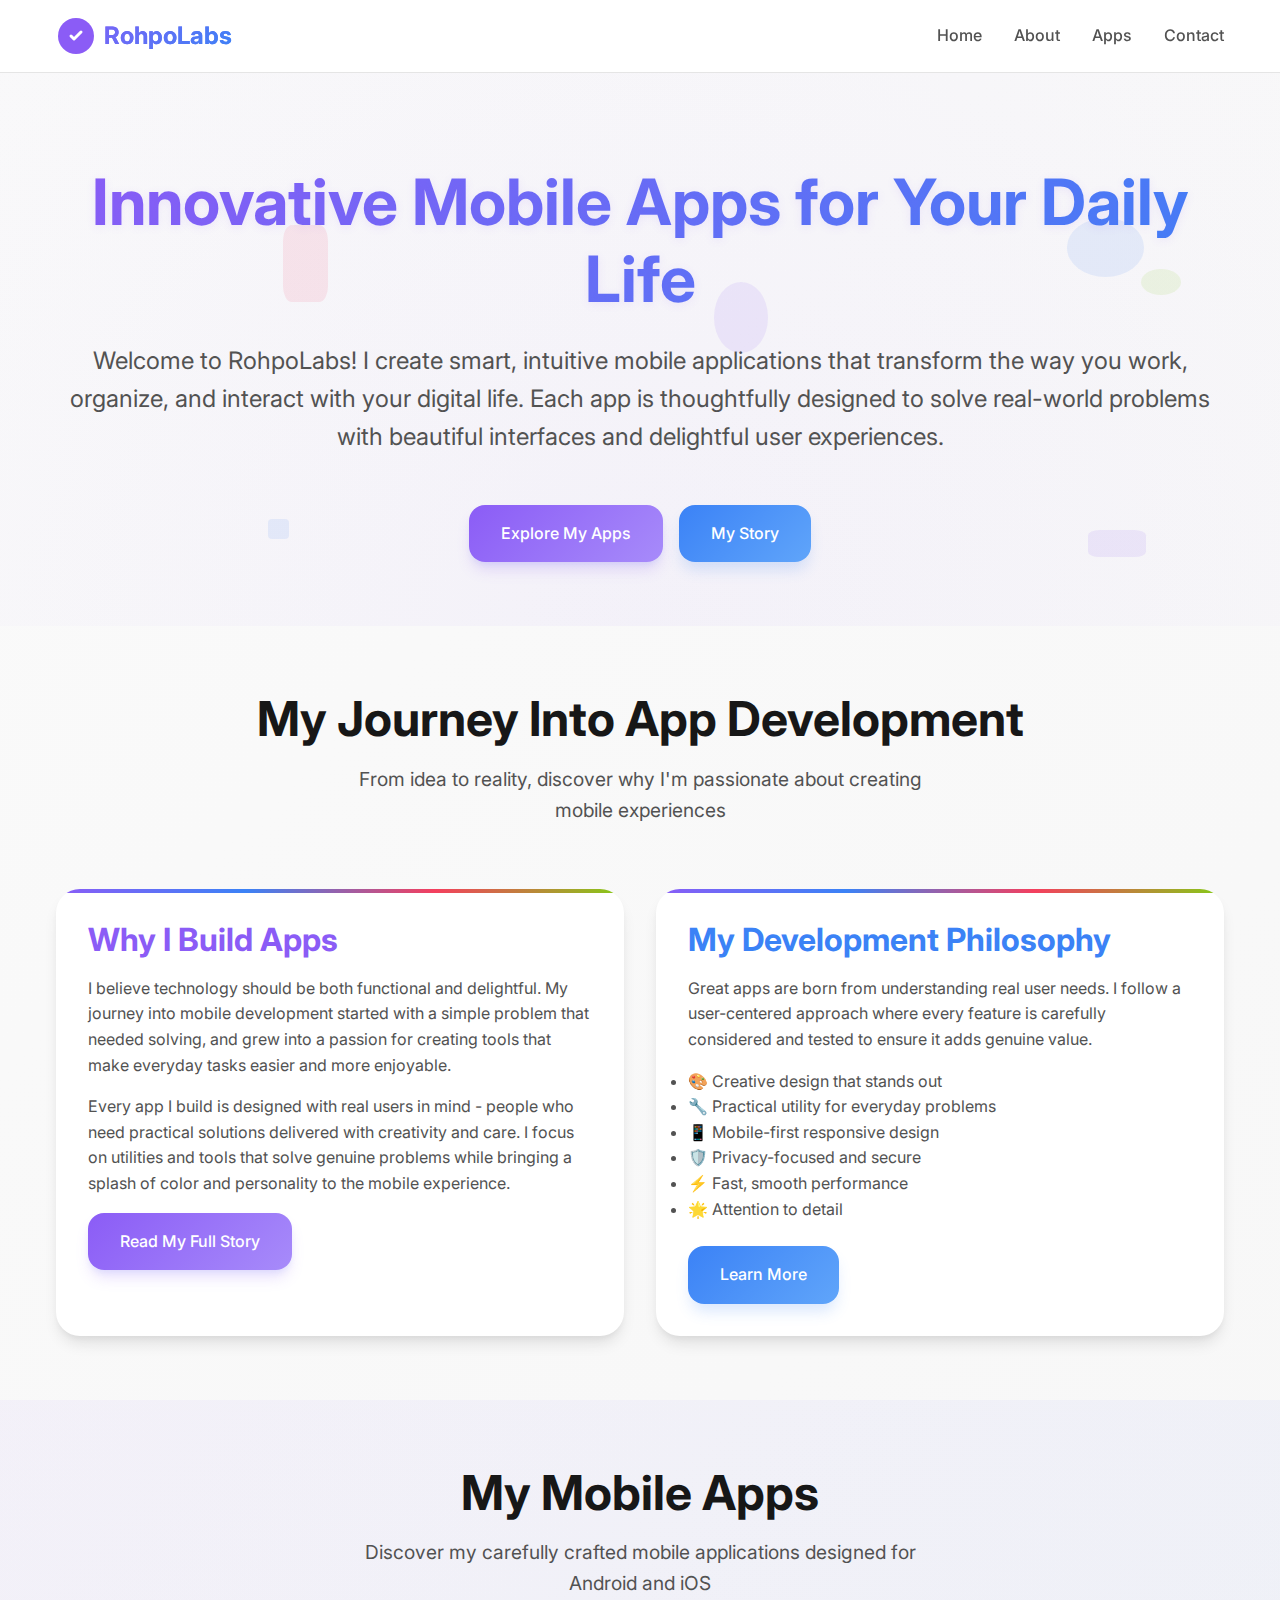
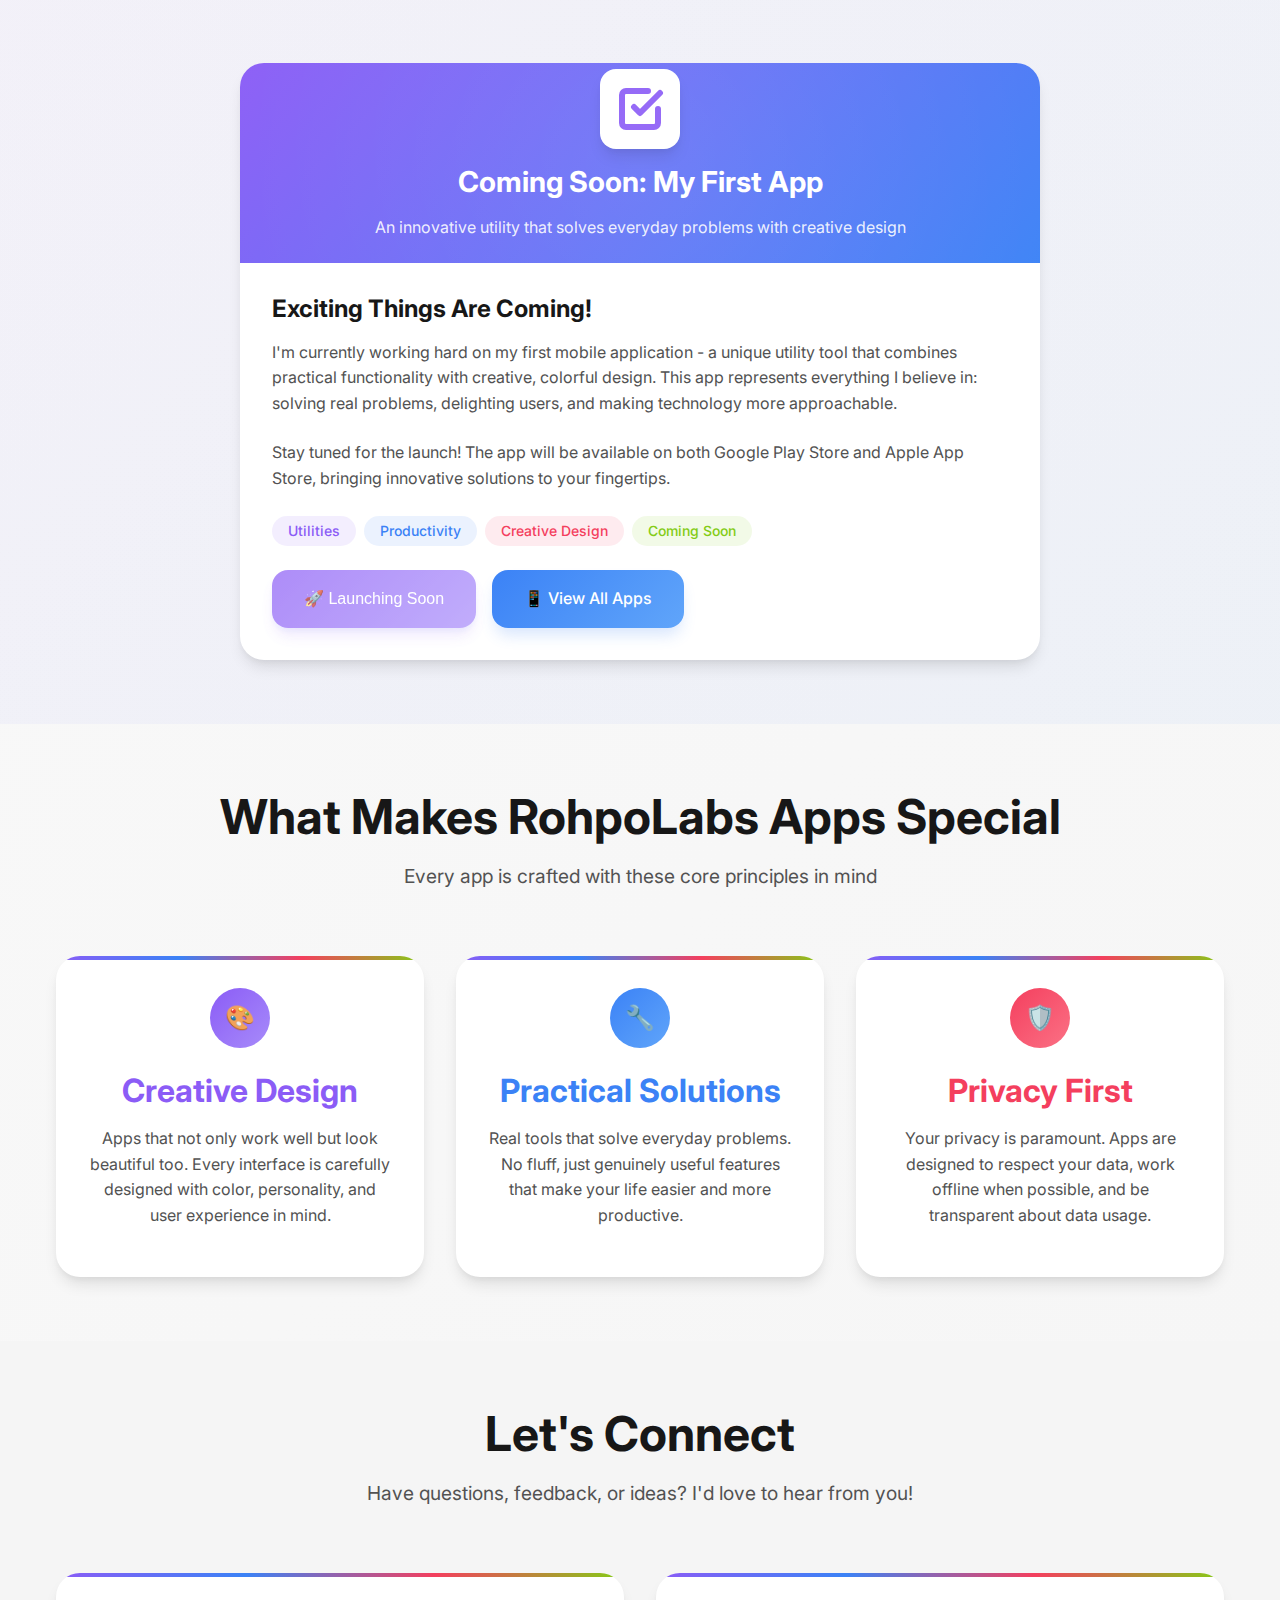
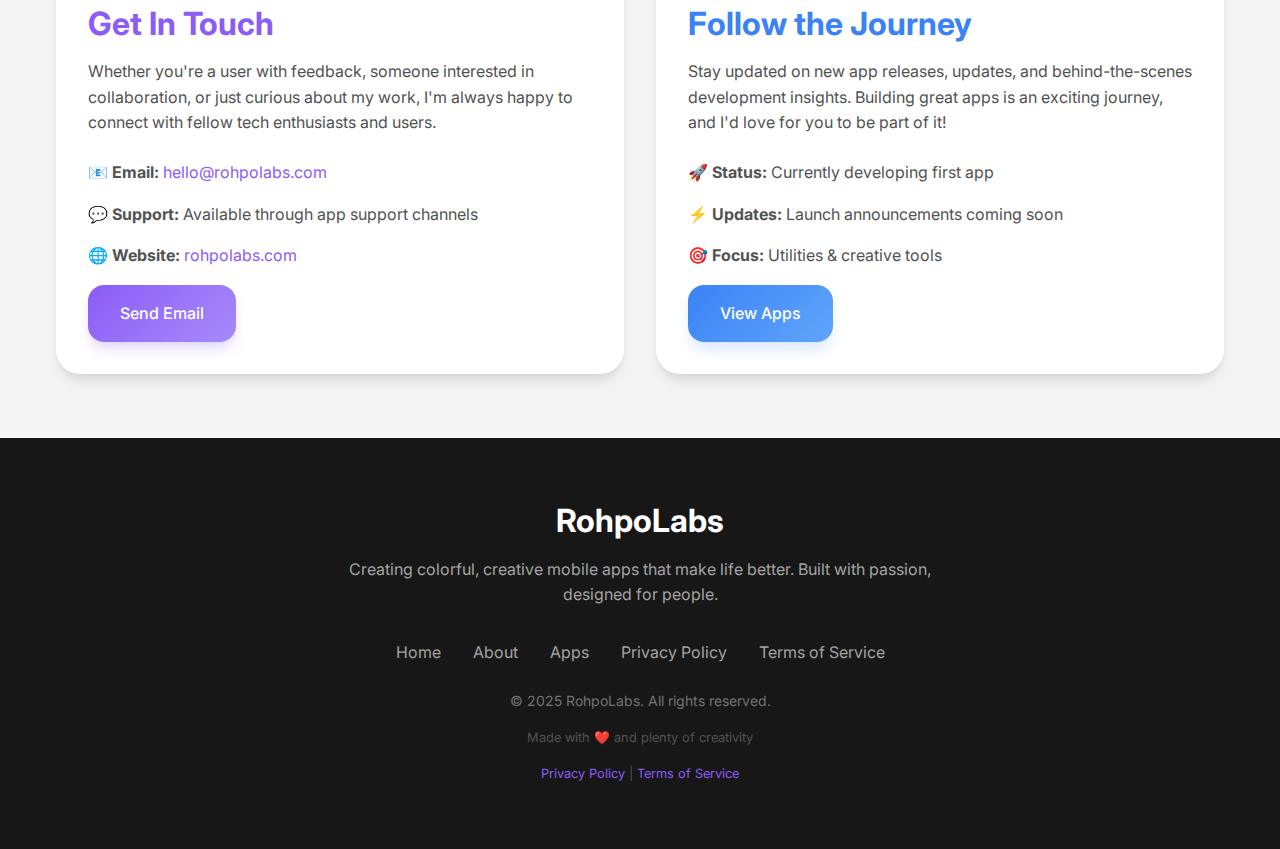
<file: index.html>
<!DOCTYPE html>
<html lang="en">
<head>
    <meta charset="UTF-8">
    <meta name="viewport" content="width=device-width, initial-scale=1.0">
    <title>RohpoLabs - Creative Mobile Apps That Make Life Better</title>
    <meta name="description" content="Welcome to RohpoLabs! I create innovative mobile apps for Android and iOS that solve real problems with creative solutions. Discover my journey as a mobile app developer.">
    <meta name="keywords" content="mobile apps, Android apps, iOS apps, app developer, utilities, productivity, creative apps">
    <meta name="author" content="RohpoLabs">

    <!-- Open Graph Meta Tags -->
    <meta property="og:title" content="RohpoLabs - Creative Mobile Apps">
    <meta property="og:description" content="Innovative mobile apps that make life better">
    <meta property="og:type" content="website">
    <meta property="og:url" content="https://rohpolabs.com">

    <!-- Favicon -->
    <link rel="icon" type="image/svg+xml" href="assets/images/favicon.svg">
    <link rel="icon" type="image/png" href="assets/images/favicon.png">

    <!-- Stylesheets -->
    <link rel="stylesheet" href="./assets/css/style.css">

    <!-- Google Fonts -->
    <link rel="preconnect" href="https://fonts.googleapis.com">
    <link rel="preconnect" href="https://fonts.gstatic.com" crossorigin>
    <link href="https://fonts.googleapis.com/css2?family=Inter:wght@300;400;500;600;700&display=swap" rel="stylesheet">
</head>
<body>
    <!-- Navigation Header -->
    <header class="header">
        <nav class="container nav">
            <div class="logo">
                <a href="index.html" class="logo-link">
                    <svg width="40" height="40" viewBox="0 0 40 40" fill="none" xmlns="http://www.w3.org/2000/svg" style="margin-right: 8px; vertical-align: middle;">
                        <circle cx="20" cy="20" r="18" fill="url(#gradient1)"/>
                        <path d="M15 20L18 23L25 16" stroke="white" stroke-width="3" stroke-linecap="round" stroke-linejoin="round"/>
                        <defs>
                            <linearGradient id="gradient1" x1="2" y1="2" x2="38" y2="38">
                                <stop stop-color="#8B5CF6"/>
                                <stop offset="1" stop-color="#3B82F6"/>
                            </linearGradient>
                        </defs>
                    </svg>
                    RohpoLabs
                </a>
            </div>
            <ul class="nav-links">
                <li><a href="#home" class="nav-link">Home</a></li>
                <li><a href="#about" class="nav-link">About</a></li>
                <li><a href="#apps" class="nav-link">Apps</a></li>
                <li><a href="#contact" class="nav-link">Contact</a></li>
            </ul>
        </nav>
    </header>

    <!-- Hero Section -->
    <section id="home" class="hero">
        <div class="container">
            <div class="hero-content">
                <h1 class="hero-title">Innovative Mobile Apps for Your Daily Life</h1>
                <p class="hero-subtitle">
                    Welcome to RohpoLabs! I create smart, intuitive mobile applications that transform the way you work,
                    organize, and interact with your digital life. Each app is thoughtfully designed to solve real-world
                    problems with beautiful interfaces and delightful user experiences.
                </p>
                <div class="hero-actions">
                    <a href="#apps" class="btn btn-primary">
                        <span>Explore My Apps</span>
                    </a>
                    <a href="#about" class="btn btn-secondary">
                        <span>My Story</span>
                    </a>
                </div>
            </div>
        </div>
    </section>

    <!-- About Section -->
    <section id="about" class="section">
        <div class="container">
            <div class="section-title">
                <h2>My Journey Into App Development</h2>
                <p style="max-width: 600px; margin: 0 auto; font-size: 1.2rem;">
                    From idea to reality, discover why I'm passionate about creating mobile experiences
                </p>
            </div>

            <div class="grid grid-2">
                <div class="card">
                    <h3 style="color: var(--primary-purple);">Why I Build Apps</h3>
                    <p>
                        I believe technology should be both functional and delightful. My journey into mobile development
                        started with a simple problem that needed solving, and grew into a passion for creating tools that
                        make everyday tasks easier and more enjoyable.
                    </p>
                    <p>
                        Every app I build is designed with real users in mind - people who need practical solutions
                        delivered with creativity and care. I focus on utilities and tools that solve genuine problems
                        while bringing a splash of color and personality to the mobile experience.
                    </p>
                    <a href="about.html" class="btn btn-primary">Read My Full Story</a>
                </div>

                <div class="card">
                    <h3 style="color: var(--secondary-blue);">My Development Philosophy</h3>
                    <p>
                        Great apps are born from understanding real user needs. I follow a user-centered approach
                        where every feature is carefully considered and tested to ensure it adds genuine value.
                    </p>
                    <ul style="color: var(--neutral-600); margin-bottom: var(--space-lg);">
                        <li>🎨 Creative design that stands out</li>
                        <li>🔧 Practical utility for everyday problems</li>
                        <li>📱 Mobile-first responsive design</li>
                        <li>🛡️ Privacy-focused and secure</li>
                        <li>⚡ Fast, smooth performance</li>
                        <li>🌟 Attention to detail</li>
                    </ul>
                    <a href="about.html" class="btn btn-secondary">Learn More</a>
                </div>
            </div>
        </div>
    </section>

    <!-- Featured Apps Section -->
    <section id="apps" class="section" style="background: linear-gradient(135deg, rgba(139, 92, 246, 0.05) 0%, rgba(59, 130, 246, 0.05) 100%);">
        <div class="container">
            <div class="section-title">
                <h2>My Mobile Apps</h2>
                <p style="max-width: 600px; margin: 0 auto; font-size: 1.2rem;">
                    Discover my carefully crafted mobile applications designed for Android and iOS
                </p>
            </div>

            <!-- Featured App -->
            <div style="max-width: 800px; margin: 0 auto;">
                <div class="app-card">
                    <div class="app-card-header">
                        <div style="text-align: center;">
                            <div style="background: white; width: 80px; height: 80px; border-radius: var(--radius-xl); display: flex; align-items: center; justify-content: center; margin: 0 auto var(--space-md); box-shadow: var(--shadow-lg);">
                                <svg width="48" height="48" viewBox="0 0 24 24" fill="none" xmlns="http://www.w3.org/2000/svg">
                                    <path d="M9 11L12 14L22 4" stroke="url(#appGradient)" stroke-width="3" stroke-linecap="round" stroke-linejoin="round"/>
                                    <path d="M21 12V19C21 20.1 20.1 21 19 21H5C3.9 21 3 20.1 3 19V5C3 3.9 3.9 3 5 3H16" stroke="url(#appGradient)" stroke-width="3" stroke-linecap="round" stroke-linejoin="round"/>
                                    <defs>
                                        <linearGradient id="appGradient" x1="3" y1="3" x2="21" y2="21">
                                            <stop stop-color="#8B5CF6"/>
                                            <stop offset="1" stop-color="#F43F5E"/>
                                        </linearGradient>
                                    </defs>
                                </svg>
                            </div>
                            <h3 style="color: white; font-size: 1.8rem;">Coming Soon: My First App</h3>
                            <p style="color: rgba(255,255,255,0.9);">An innovative utility that solves everyday problems with creative design</p>
                        </div>
                    </div>
                    <div class="app-card-content">
                        <h3 class="app-title">Exciting Things Are Coming!</h3>
                        <p class="app-description">
                            I'm currently working hard on my first mobile application - a unique utility tool that combines
                            practical functionality with creative, colorful design. This app represents everything I believe
                            in: solving real problems, delighting users, and making technology more approachable.
                        </p>
                        <p class="app-description">
                            Stay tuned for the launch! The app will be available on both Google Play Store and Apple App Store,
                            bringing innovative solutions to your fingertips.
                        </p>
                        <div class="app-tags">
                            <span class="tag tag-purple">Utilities</span>
                            <span class="tag tag-blue">Productivity</span>
                            <span class="tag tag-coral">Creative Design</span>
                            <span class="tag tag-lime">Coming Soon</span>
                        </div>
                        <div style="display: flex; gap: var(--space-md); flex-wrap: wrap;">
                            <button class="btn btn-primary" disabled style="opacity: 0.7; cursor: not-allowed;">
                                🚀 Launching Soon
                            </button>
                            <a href="apps/index.html" class="btn btn-secondary">
                                📱 View All Apps
                            </a>
                        </div>
                    </div>
                </div>
            </div>
        </div>
    </section>

    <!-- Features/Benefits Section -->
    <section class="section">
        <div class="container">
            <div class="section-title">
                <h2>What Makes RohpoLabs Apps Special</h2>
                <p style="max-width: 600px; margin: 0 auto; font-size: 1.2rem;">
                    Every app is crafted with these core principles in mind
                </p>
            </div>

            <div class="grid grid-3">
                <div class="card text-center">
                    <div style="width: 60px; height: 60px; background: linear-gradient(135deg, var(--primary-purple), var(--primary-purple-light)); border-radius: var(--radius-full); display: flex; align-items: center; justify-content: center; margin: 0 auto var(--space-lg); font-size: 1.5rem;">
                        🎨
                    </div>
                    <h3 style="color: var(--primary-purple);">Creative Design</h3>
                    <p>
                        Apps that not only work well but look beautiful too. Every interface is carefully designed
                        with color, personality, and user experience in mind.
                    </p>
                </div>

                <div class="card text-center">
                    <div style="width: 60px; height: 60px; background: linear-gradient(135deg, var(--secondary-blue), var(--secondary-blue-light)); border-radius: var(--radius-full); display: flex; align-items: center; justify-content: center; margin: 0 auto var(--space-lg); font-size: 1.5rem;">
                        🔧
                    </div>
                    <h3 style="color: var(--secondary-blue);">Practical Solutions</h3>
                    <p>
                        Real tools that solve everyday problems. No fluff, just genuinely useful features that make
                        your life easier and more productive.
                    </p>
                </div>

                <div class="card text-center">
                    <div style="width: 60px; height: 60px; background: linear-gradient(135deg, var(--accent-coral), var(--accent-coral-light)); border-radius: var(--radius-full); display: flex; align-items: center; justify-content: center; margin: 0 auto var(--space-lg); font-size: 1.5rem;">
                        🛡️
                    </div>
                    <h3 style="color: var(--accent-coral);">Privacy First</h3>
                    <p>
                        Your privacy is paramount. Apps are designed to respect your data, work offline when possible,
                        and be transparent about data usage.
                    </p>
                </div>
            </div>
        </div>
    </section>

    <!-- Contact Section -->
    <section id="contact" class="section" style="background: var(--neutral-100);">
        <div class="container">
            <div class="section-title">
                <h2>Let's Connect</h2>
                <p style="max-width: 600px; margin: 0 auto; font-size: 1.2rem;">
                    Have questions, feedback, or ideas? I'd love to hear from you!
                </p>
            </div>

            <div class="grid grid-2">
                <div class="card">
                    <h3 style="color: var(--primary-purple);">Get In Touch</h3>
                    <p>
                        Whether you're a user with feedback, someone interested in collaboration, or just curious about
                        my work, I'm always happy to connect with fellow tech enthusiasts and users.
                    </p>
                    <div style="margin-top: var(--space-lg);">
                        <p style="margin-bottom: var(--space-md);">
                            <strong>📧 Email:</strong> <a href="mailto:hello@rohpolabs.com" style="color: var(--primary-purple);">hello@rohpolabs.com</a>
                        </p>
                        <p style="margin-bottom: var(--space-md);">
                            <strong>💬 Support:</strong> Available through app support channels
                        </p>
                        <p style="margin-bottom: var(--space-md);">
                            <strong>🌐 Website:</strong> <a href="https://rohpolabs.com" style="color: var(--primary-purple);">rohpolabs.com</a>
                        </p>
                    </div>
                    <a href="mailto:hello@rohpolabs.com" class="btn btn-primary">Send Email</a>
                </div>

                <div class="card">
                    <h3 style="color: var(--secondary-blue);">Follow the Journey</h3>
                    <p>
                        Stay updated on new app releases, updates, and behind-the-scenes development insights.
                        Building great apps is an exciting journey, and I'd love for you to be part of it!
                    </p>
                    <div style="margin-top: var(--space-lg);">
                        <p style="margin-bottom: var(--space-md);">
                            <strong>🚀 Status:</strong> Currently developing first app
                        </p>
                        <p style="margin-bottom: var(--space-md);">
                            <strong>⚡ Updates:</strong> Launch announcements coming soon
                        </p>
                        <p style="margin-bottom: var(--space-md);">
                            <strong>🎯 Focus:</strong> Utilities & creative tools
                        </p>
                    </div>
                    <a href="#apps" class="btn btn-secondary">View Apps</a>
                </div>
            </div>
        </div>
    </section>

    <!-- Footer -->
    <footer class="footer">
        <div class="container">
            <div class="footer-content">
                <div style="max-width: 600px; margin: 0 auto; text-align: center;">
                    <h3 style="margin-bottom: var(--space-md); color: white;">RohpoLabs</h3>
                    <p style="color: var(--neutral-400); margin-bottom: var(--space-xl);">
                        Creating colorful, creative mobile apps that make life better.
                        Built with passion, designed for people.
                    </p>
                    <div class="footer-links">
                        <a href="index.html" class="footer-link">Home</a>
                        <a href="about.html" class="footer-link">About</a>
                        <a href="apps/index.html" class="footer-link">Apps</a>
                        <a href="legal/privacy-policy.html" class="footer-link">Privacy Policy</a>
                        <a href="legal/terms-of-service.html" class="footer-link">Terms of Service</a>
                    </div>
                    <div style="margin-top: var(--space-lg);">
                        <p style="color: var(--neutral-500); font-size: 0.875rem; line-height: 1.6;">
                            © 2025 RohpoLabs. All rights reserved.
                        </p>
                        <div style="margin-top: var(--space-md); color: var(--neutral-600); font-size: 0.8rem;">
                            <p>Made with ❤️ and plenty of creativity</p>
                            <p style="margin-top: var(--space-xs);">
                                <a href="legal/privacy-policy.html" style="color: var(--primary-purple); text-decoration: none;">Privacy Policy</a> |
                                <a href="legal/terms-of-service.html" style="color: var(--primary-purple); text-decoration: none;">Terms of Service</a>
                            </p>
                        </div>
                    </div>
                </div>
            </div>
        </div>
    </footer>

    <!-- JavaScript for smooth interactions -->
    <script src="assets/js/main.js"></script>
</body>
</html>
</file>
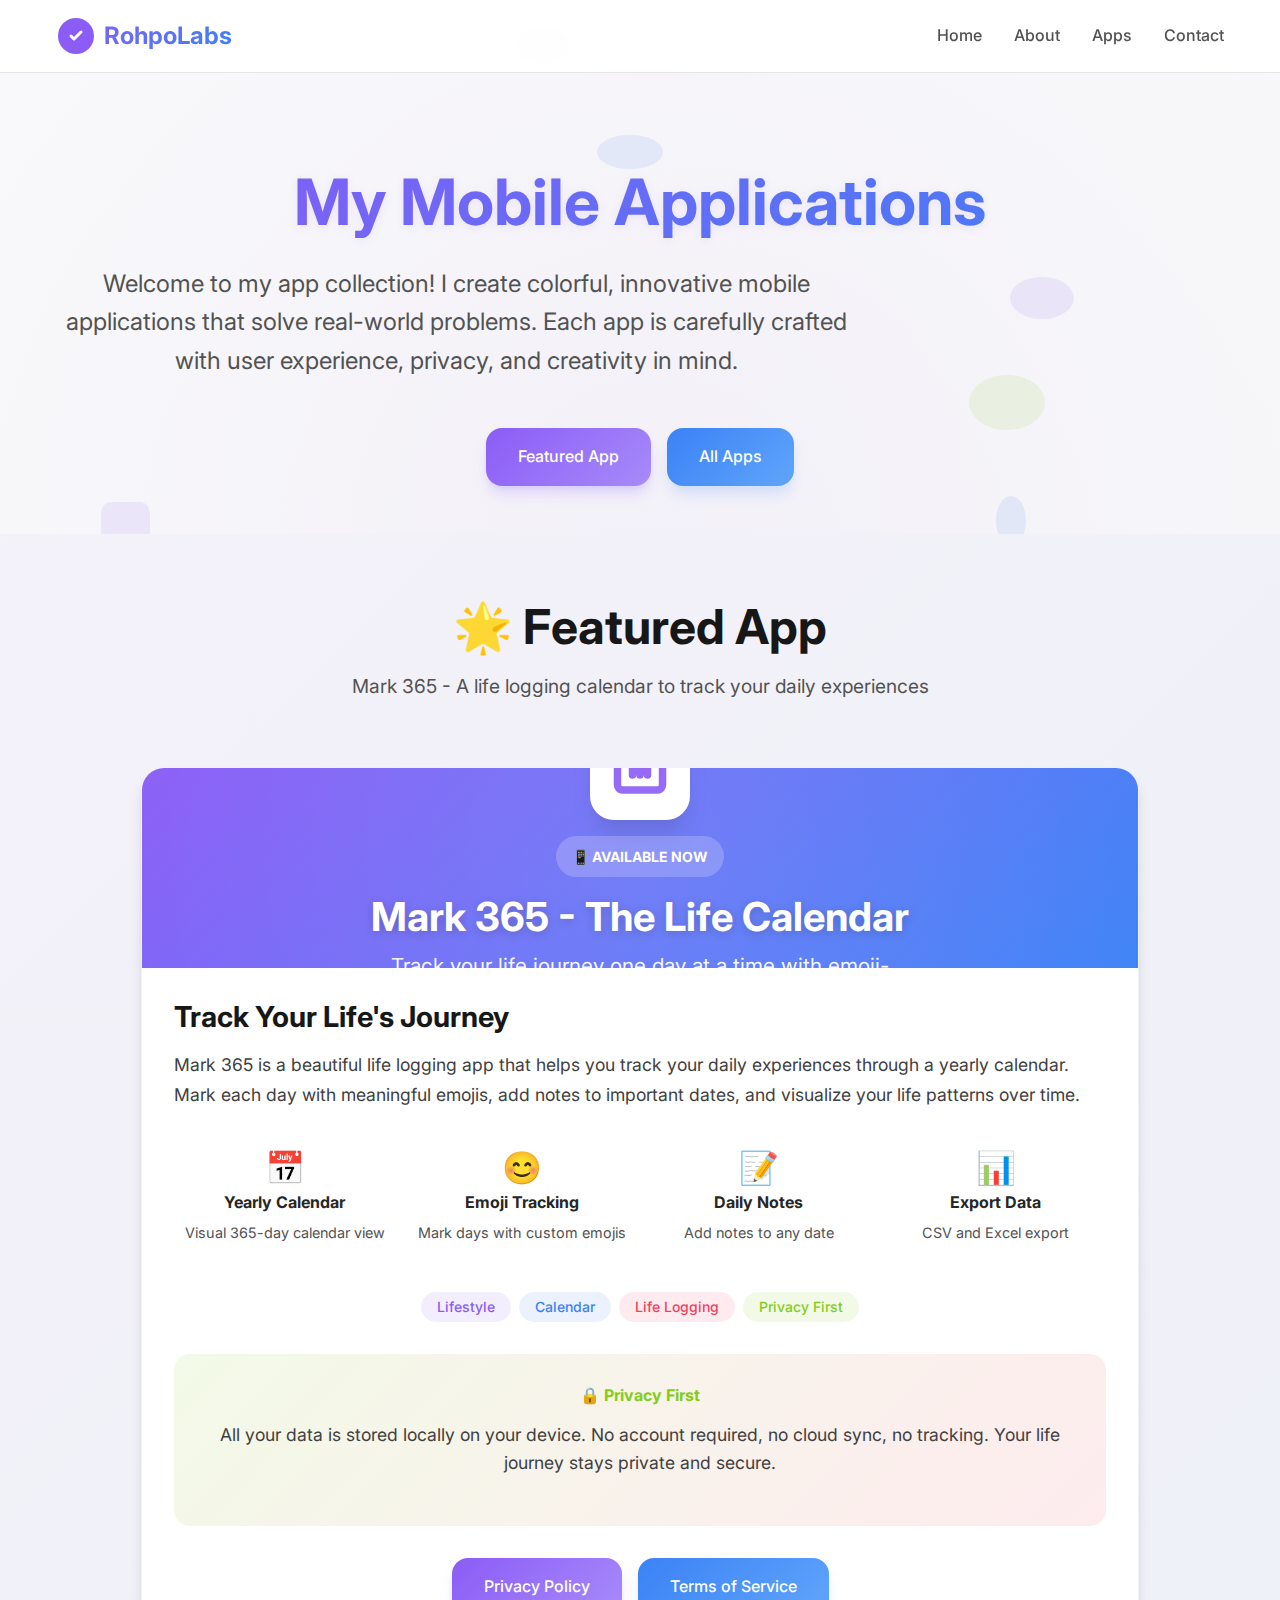
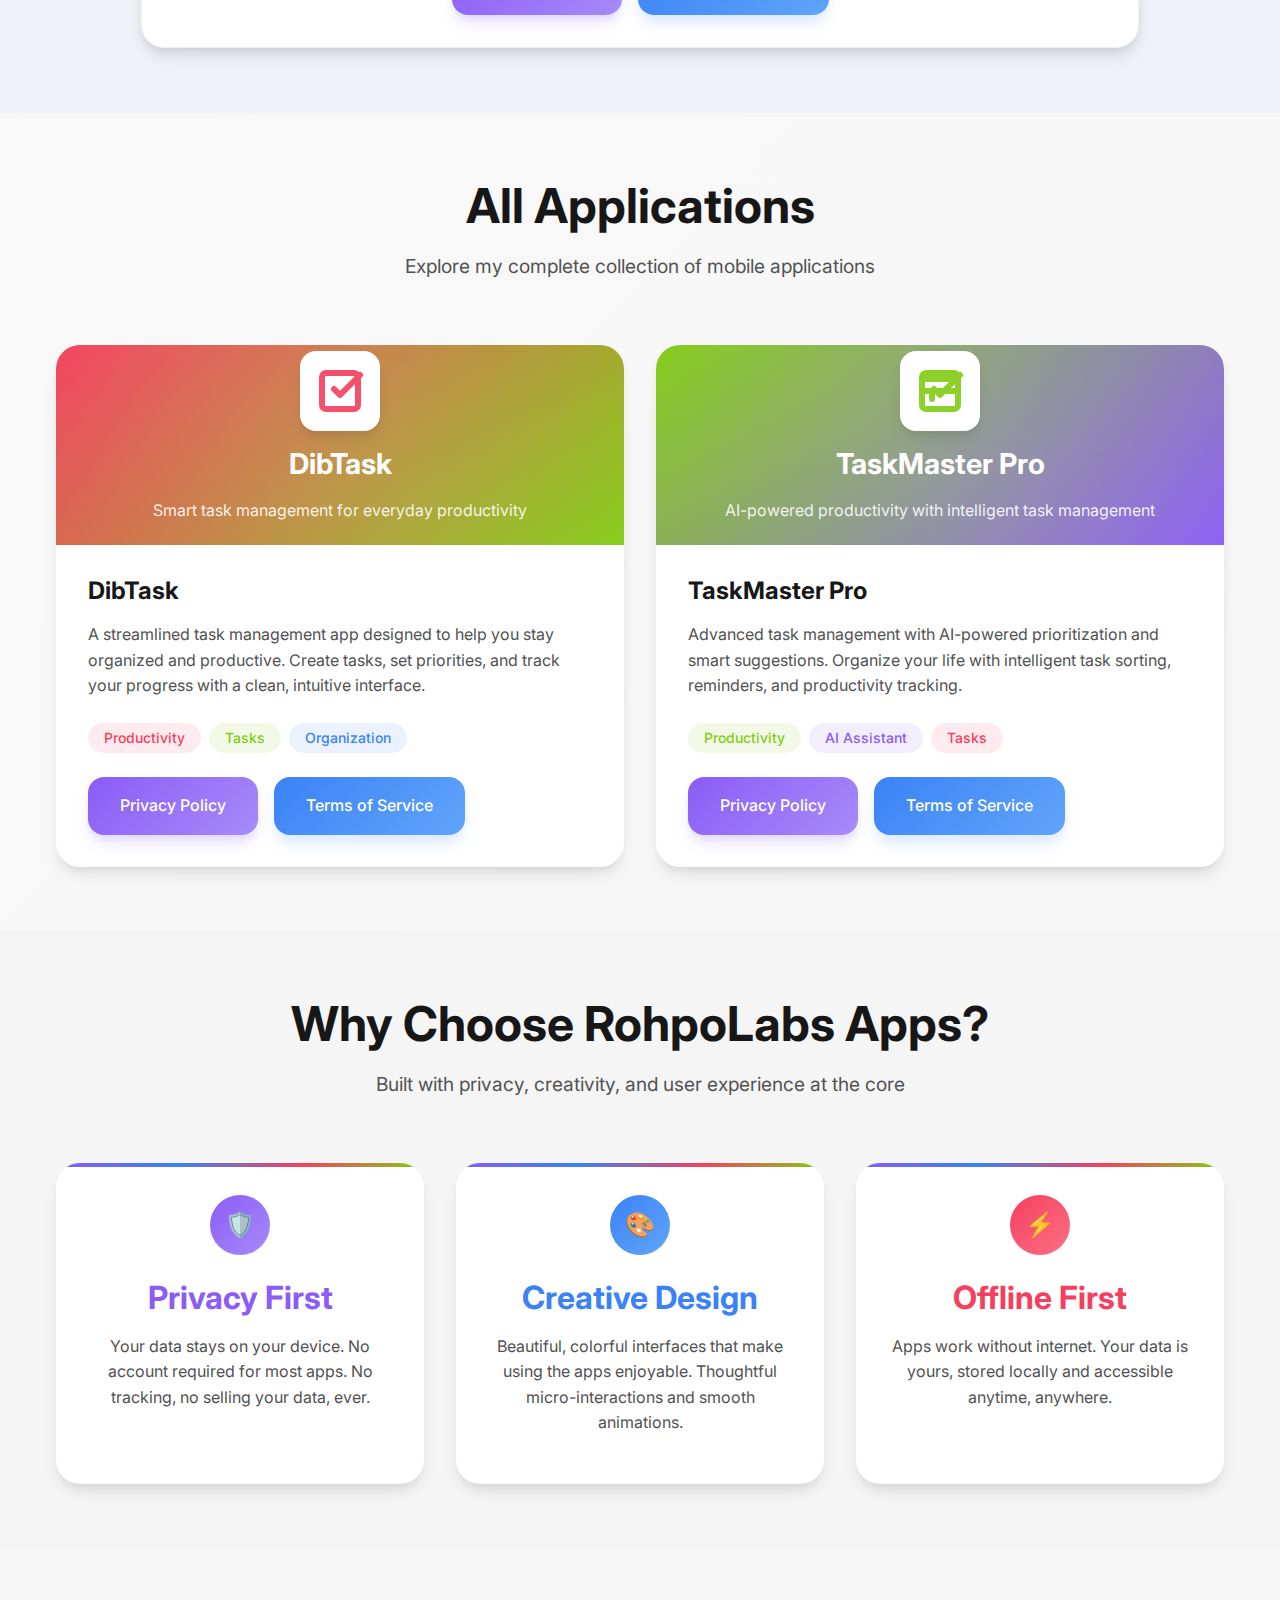
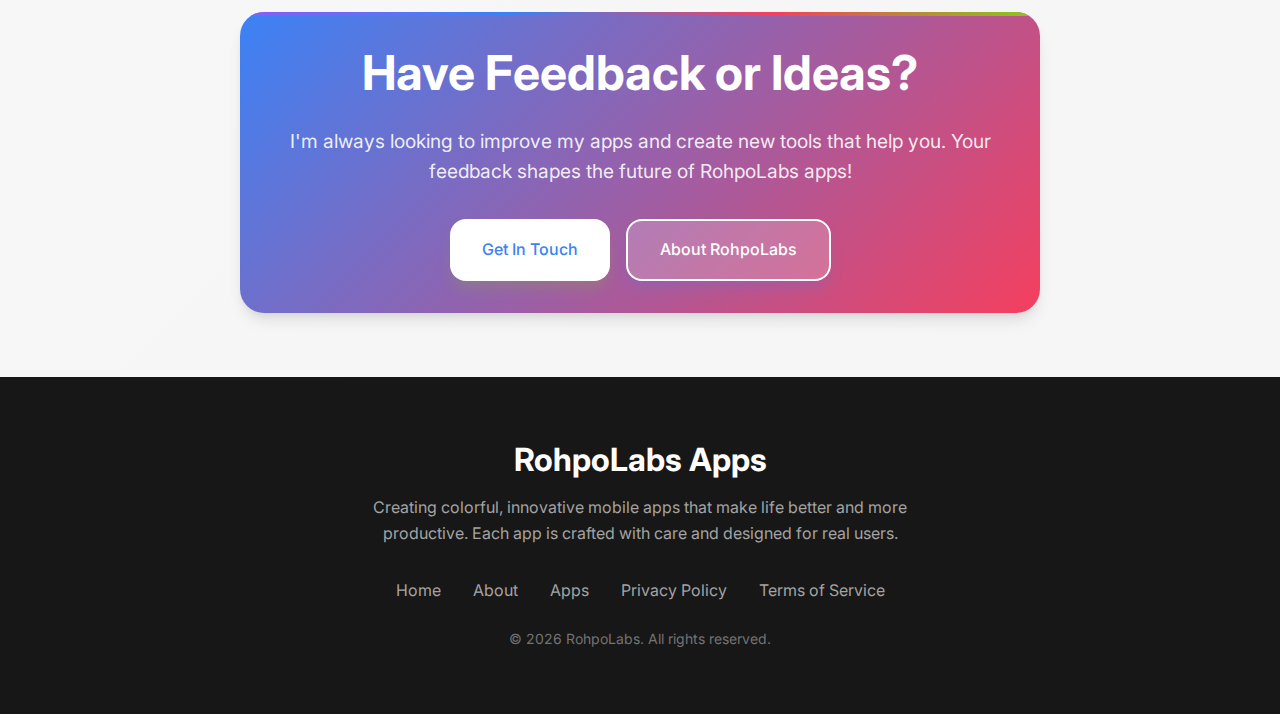
<file: apps/index.html>
<!DOCTYPE html>
<html lang="en">
<head>
    <meta charset="UTF-8">
    <meta name="viewport" content="width=device-width, initial-scale=1.0">
    <title>RohpoLabs Apps - Mobile Applications for Android & iOS</title>
    <meta name="description" content="Discover innovative mobile apps by RohpoLabs. Creative utilities and tools designed to make your life easier. Available on Google Play Store and Apple App Store.">
    <meta name="keywords" content="mobile apps, Android apps, iOS apps, utilities, productivity, creative tools, app developer">

    <!-- Open Graph Meta Tags -->
    <meta property="og:title" content="RohpoLabs Apps - Mobile Applications">
    <meta property="og:description" content="Innovative mobile apps designed with creativity and care">
    <meta property="og:type" content="website">
    <meta property="og:url" content="https://rohpolabs.com/apps/">

    <!-- Favicon -->
    <link rel="icon" type="image/svg+xml" href="../assets/images/favicon.svg">
    <link rel="icon" type="image/png" href="../assets/images/favicon.png">

    <!-- Stylesheets -->
    <link rel="stylesheet" href="../assets/css/style.css">

    <!-- Google Fonts -->
    <link rel="preconnect" href="https://fonts.googleapis.com">
    <link rel="preconnect" href="https://fonts.gstatic.com" crossorigin>
    <link href="https://fonts.googleapis.com/css2?family=Inter:wght@300;400;500;600;700&display=swap" rel="stylesheet">
</head>
<body>
    <!-- Navigation Header -->
    <header class="header">
        <nav class="container nav">
            <div class="logo">
                <svg width="40" height="40" viewBox="0 0 40 40" fill="none" xmlns="http://www.w3.org/2000/svg" style="margin-right: 8px; vertical-align: middle;">
                    <circle cx="20" cy="20" r="18" fill="url(#gradient1)"/>
                    <path d="M15 20L18 23L25 16" stroke="white" stroke-width="3" stroke-linecap="round" stroke-linejoin="round"/>
                    <defs>
                        <linearGradient id="gradient1" x1="2" y1="2" x2="38" y2="38">
                            <stop stop-color="#8B5CF6"/>
                            <stop offset="1" stop-color="#3B82F6"/>
                        </linearGradient>
                    </defs>
                </svg>
                RohpoLabs
            </div>
            <ul class="nav-links">
                <li><a href="../index.html" class="nav-link">Home</a></li>
                <li><a href="../about.html" class="nav-link">About</a></li>
                <li><a href="index.html" class="nav-link">Apps</a></li>
                <li><a href="../index.html#contact" class="nav-link">Contact</a></li>
            </ul>
        </nav>
    </header>

    <!-- Hero Section -->
    <section class="hero" style="padding-bottom: var(--space-2xl);">
        <div class="container">
            <div class="hero-content">
                <h1 class="hero-title">My Mobile Applications</h1>
                <p class="hero-subtitle" style="max-width: 800px;">
                    Welcome to my app collection! I create colorful, innovative mobile applications that solve real-world problems.
                    Each app is carefully crafted with user experience, privacy, and creativity in mind.
                </p>
                <div class="hero-actions">
                    <a href="#mark365" class="btn btn-primary">Featured App</a>
                    <a href="#all-apps" class="btn btn-secondary">All Apps</a>
                </div>
            </div>
        </div>
    </section>

    <!-- Featured App Section -->
    <section id="mark365" class="section" style="background: linear-gradient(135deg, rgba(139, 92, 246, 0.05) 0%, rgba(59, 130, 246, 0.05) 100%);">
        <div class="container">
            <div class="section-title">
                <h2>🌟 Featured App</h2>
                <p style="max-width: 600px; margin: 0 auto; font-size: 1.2rem;">
                    Mark 365 - A life logging calendar to track your daily experiences
                </p>
            </div>

            <div style="max-width: 1000px; margin: 0 auto;">
                <div class="app-card" style="border: 2px solid transparent; background-clip: padding-box;">
                    <div class="app-card-header" style="background: linear-gradient(135deg, var(--primary-purple), var(--secondary-blue));">
                        <div style="text-align: center;">
                            <div style="background: white; width: 100px; height: 100px; border-radius: var(--radius-2xl); display: flex; align-items: center; justify-content: center; margin: 0 auto var(--space-md); box-shadow: var(--shadow-xl);">
                                <svg width="60" height="60" viewBox="0 0 24 24" fill="none" xmlns="http://www.w3.org/2000/svg">
                                    <rect x="3" y="4" width="18" height="16" rx="2" stroke="url(#appGradient)" stroke-width="3" fill="none"/>
                                    <path d="M9 10L9 14M12 10L12 14M15 10L15 14M6 4H18" stroke="url(#appGradient)" stroke-width="3" stroke-linecap="round"/>
                                    <defs>
                                        <linearGradient id="appGradient" x1="3" y1="4" x2="21" y2="20">
                                            <stop stop-color="#8B5CF6"/>
                                            <stop offset="1" stop-color="#3B82F6"/>
                                        </linearGradient>
                                    </defs>
                                </svg>
                            </div>
                            <div style="background: rgba(255,255,255,0.2); padding: var(--space-sm) var(--space-md); border-radius: var(--radius-full); display: inline-block; margin-bottom: var(--space-md);">
                                <span style="color: white; font-weight: bold; font-size: 0.875rem;">📱 AVAILABLE NOW</span>
                            </div>
                            <h2 style="color: white; font-size: 2.5rem; margin-bottom: var(--space-sm); text-shadow: 0 2px 10px rgba(0,0,0,0.2);">Mark 365 - The Life Calendar</h2>
                            <p style="color: rgba(255,255,255,0.95); font-size: 1.3rem; max-width: 500px; margin: 0 auto;">
                                Track your life journey one day at a time with emoji-based calendar entries
                            </p>
                        </div>
                    </div>
                    <div class="app-card-content">
                        <div style="margin-bottom: var(--space-xl);">
                            <h3 style="color: var(--neutral-900); font-size: 1.8rem; margin-bottom: var(--space-md);">Track Your Life's Journey</h3>
                            <p style="font-size: 1.1rem; line-height: 1.7; color: var(--neutral-700);">
                                Mark 365 is a beautiful life logging app that helps you track your daily experiences through a yearly calendar.
                                Mark each day with meaningful emojis, add notes to important dates, and visualize your life patterns over time.
                            </p>
                        </div>

                        <div style="grid-template-columns: repeat(auto-fit, minmax(200px, 1fr)); gap: var(--space-md); margin-bottom: var(--space-xl); display: grid;">
                            <div style="text-align: center;">
                                <div style="font-size: 2rem; font-weight: bold; color: var(--primary-purple);">📅</div>
                                <h4 style="color: var(--neutral-800); margin-bottom: var(--space-sm);">Yearly Calendar</h4>
                                <p style="font-size: 0.9rem; color: var(--neutral-600);">Visual 365-day calendar view</p>
                            </div>
                            <div style="text-align: center;">
                                <div style="font-size: 2rem; font-weight: bold; color: var(--secondary-blue);">😊</div>
                                <h4 style="color: var(--neutral-800); margin-bottom: var(--space-sm);">Emoji Tracking</h4>
                                <p style="font-size: 0.9rem; color: var(--neutral-600);">Mark days with custom emojis</p>
                            </div>
                            <div style="text-align: center;">
                                <div style="font-size: 2rem; font-weight: bold; color: var(--accent-coral);">📝</div>
                                <h4 style="color: var(--neutral-800); margin-bottom: var(--space-sm);">Daily Notes</h4>
                                <p style="font-size: 0.9rem; color: var(--neutral-600);">Add notes to any date</p>
                            </div>
                            <div style="text-align: center;">
                                <div style="font-size: 2rem; font-weight: bold; color: var(--highlight-lime);">📊</div>
                                <h4 style="color: var(--neutral-800); margin-bottom: var(--space-sm);">Export Data</h4>
                                <p style="font-size: 0.9rem; color: var(--neutral-600);">CSV and Excel export</p>
                            </div>
                        </div>

                        <div class="app-tags" style="justify-content: center;">
                            <span class="tag tag-purple">Lifestyle</span>
                            <span class="tag tag-blue">Calendar</span>
                            <span class="tag tag-coral">Life Logging</span>
                            <span class="tag tag-lime">Privacy First</span>
                        </div>

                        <div style="text-align: center; margin-top: var(--space-xl);">
                            <div style="background: linear-gradient(135deg, rgba(132, 204, 22, 0.1), rgba(244, 63, 94, 0.1)); padding: var(--space-xl); border-radius: var(--radius-xl); margin-bottom: var(--space-xl);">
                                <h4 style="color: var(--highlight-lime); margin-bottom: var(--space-md);">🔒 Privacy First</h4>
                                <p style="color: var(--neutral-700); font-size: 1.1rem; margin-bottom: var(--space-md);">
                                    All your data is stored locally on your device. No account required, no cloud sync,
                                    no tracking. Your life journey stays private and secure.
                                </p>
                            </div>

                            <div style="display: flex; gap: var(--space-md); justify-content: center; flex-wrap: wrap;">
                                <a href="Mark365/privacy-policy.html" class="btn btn-primary">Privacy Policy</a>
                                <a href="Mark365/terms-of-service.html" class="btn btn-secondary">Terms of Service</a>
                            </div>
                        </div>
                    </div>
                </div>
            </div>
        </div>
    </section>

    <!-- All Apps Section -->
    <section id="all-apps" class="section">
        <div class="container">
            <div class="section-title">
                <h2>All Applications</h2>
                <p style="max-width: 600px; margin: 0 auto; font-size: 1.2rem;">
                    Explore my complete collection of mobile applications
                </p>
            </div>

            <div class="grid grid-2">
                <!-- DibTask App -->
                <div class="app-card">
                    <div class="app-card-header" style="background: linear-gradient(135deg, var(--accent-coral), var(--highlight-lime));">
                        <div style="text-align: center;">
                            <div style="background: white; width: 80px; height: 80px; border-radius: var(--radius-xl); display: flex; align-items: center; justify-content: center; margin: 0 auto var(--space-md); box-shadow: var(--shadow-lg);">
                                <svg width="48" height="48" viewBox="0 0 24 24" fill="none" xmlns="http://www.w3.org/2000/svg">
                                    <path d="M9 11L12 14L22 4" stroke="url(#appGradient2)" stroke-width="3" stroke-linecap="round" stroke-linejoin="round"/>
                                    <rect x="3" y="3" width="18" height="18" rx="2" stroke="url(#appGradient2)" stroke-width="3" fill="none"/>
                                    <defs>
                                        <linearGradient id="appGradient2" x1="3" y1="3" x2="21" y2="21">
                                            <stop stop-color="#F43F5E"/>
                                            <stop offset="1" stop-color="#84CC16"/>
                                        </linearGradient>
                                    </defs>
                                </svg>
                            </div>
                            <h3 style="color: white; font-size: 1.8rem;">DibTask</h3>
                            <p style="color: rgba(255,255,255,0.9);">Smart task management for everyday productivity</p>
                        </div>
                    </div>
                    <div class="app-card-content">
                        <h3 class="app-title">DibTask</h3>
                        <p class="app-description">
                            A streamlined task management app designed to help you stay organized and productive.
                            Create tasks, set priorities, and track your progress with a clean, intuitive interface.
                        </p>
                        <div class="app-tags">
                            <span class="tag tag-coral">Productivity</span>
                            <span class="tag tag-lime">Tasks</span>
                            <span class="tag tag-blue">Organization</span>
                        </div>
                        <div style="display: flex; gap: var(--space-md); margin-top: var(--space-lg);">
                            <a href="dibtask/privacy-policy.html" class="btn btn-primary">Privacy Policy</a>
                            <a href="dibtask/terms-of-service.html" class="btn btn-secondary">Terms of Service</a>
                        </div>
                    </div>
                </div>

                <!-- TaskMaster Pro App -->
                <div class="app-card">
                    <div class="app-card-header" style="background: linear-gradient(135deg, var(--highlight-lime), var(--primary-purple));">
                        <div style="text-align: center;">
                            <div style="background: white; width: 80px; height: 80px; border-radius: var(--radius-xl); display: flex; align-items: center; justify-content: center; margin: 0 auto var(--space-md); box-shadow: var(--shadow-lg);">
                                <svg width="48" height="48" viewBox="0 0 24 24" fill="none" xmlns="http://www.w3.org/2000/svg">
                                    <rect x="3" y="3" width="18" height="18" rx="2" stroke="url(#appGradient3)" stroke-width="3" fill="none"/>
                                    <path d="M9 11L12 14L22 4M3 6H21M8 12V16M4 12H20" stroke="url(#appGradient3)" stroke-width="3" stroke-linecap="round" stroke-linejoin="round"/>
                                    <defs>
                                        <linearGradient id="appGradient3" x1="3" y1="3" x2="21" y2="21">
                                            <stop stop-color="#84CC16"/>
                                            <stop offset="1" stop-color="#8B5CF6"/>
                                        </linearGradient>
                                    </defs>
                                </svg>
                            </div>
                            <h3 style="color: white; font-size: 1.8rem;">TaskMaster Pro</h3>
                            <p style="color: rgba(255,255,255,0.9);">AI-powered productivity with intelligent task management</p>
                        </div>
                    </div>
                    <div class="app-card-content">
                        <h3 class="app-title">TaskMaster Pro</h3>
                        <p class="app-description">
                            Advanced task management with AI-powered prioritization and smart suggestions.
                            Organize your life with intelligent task sorting, reminders, and productivity tracking.
                        </p>
                        <div class="app-tags">
                            <span class="tag tag-lime">Productivity</span>
                            <span class="tag tag-purple">AI Assistant</span>
                            <span class="tag tag-coral">Tasks</span>
                        </div>
                        <div style="display: flex; gap: var(--space-md); margin-top: var(--space-lg);">
                            <a href="taskmaster-pro/privacy-policy.html" class="btn btn-primary">Privacy Policy</a>
                            <a href="taskmaster-pro/terms-of-service.html" class="btn btn-secondary">Terms of Service</a>
                        </div>
                    </div>
                </div>
            </div>
        </div>
    </section>

    <!-- App Features Section -->
    <section class="section" style="background: var(--neutral-100);">
        <div class="container">
            <div class="section-title">
                <h2>Why Choose RohpoLabs Apps?</h2>
                <p style="max-width: 600px; margin: 0 auto; font-size: 1.2rem;">
                    Built with privacy, creativity, and user experience at the core
                </p>
            </div>

            <div class="grid grid-3">
                <div class="card text-center">
                    <div style="width: 60px; height: 60px; background: linear-gradient(135deg, var(--primary-purple), var(--primary-purple-light)); border-radius: var(--radius-full); display: flex; align-items: center; justify-content: center; margin: 0 auto var(--space-lg); font-size: 1.5rem;">
                        🛡️
                    </div>
                    <h3 style="color: var(--primary-purple);">Privacy First</h3>
                    <p>
                        Your data stays on your device. No account required for most apps.
                        No tracking, no selling your data, ever.
                    </p>
                </div>

                <div class="card text-center">
                    <div style="width: 60px; height: 60px; background: linear-gradient(135deg, var(--secondary-blue), var(--secondary-blue-light)); border-radius: var(--radius-full); display: flex; align-items: center; justify-content: center; margin: 0 auto var(--space-lg); font-size: 1.5rem;">
                        🎨
                    </div>
                    <h3 style="color: var(--secondary-blue);">Creative Design</h3>
                    <p>
                        Beautiful, colorful interfaces that make using the apps enjoyable.
                        Thoughtful micro-interactions and smooth animations.
                    </p>
                </div>

                <div class="card text-center">
                    <div style="width: 60px; height: 60px; background: linear-gradient(135deg, var(--accent-coral), var(--accent-coral-light)); border-radius: var(--radius-full); display: flex; align-items: center; justify-content: center; margin: 0 auto var(--space-lg); font-size: 1.5rem;">
                        ⚡
                    </div>
                    <h3 style="color: var(--accent-coral);">Offline First</h3>
                    <p>
                        Apps work without internet. Your data is yours,
                        stored locally and accessible anytime, anywhere.
                    </p>
                </div>
            </div>
        </div>
    </section>

    <!-- Call to Action Section -->
    <section class="section">
        <div class="container">
            <div class="card" style="text-align: center; max-width: 800px; margin: 0 auto; background: linear-gradient(135deg, var(--secondary-blue), var(--accent-coral)); color: white;">
                <h2 style="color: white; margin-bottom: var(--space-lg);">Have Feedback or Ideas?</h2>
                <p style="color: rgba(255,255,255,0.9); font-size: 1.2rem; margin-bottom: var(--space-xl);">
                    I'm always looking to improve my apps and create new tools that help you.
                    Your feedback shapes the future of RohpoLabs apps!
                </p>
                <div style="display: flex; gap: var(--space-md); justify-content: center; flex-wrap: wrap;">
                    <a href="../index.html#contact" class="btn btn-highlight" style="background: white; color: var(--secondary-blue);">Get In Touch</a>
                    <a href="../about.html" class="btn btn-secondary" style="background: rgba(255,255,255,0.2); color: white; border: 2px solid white;">About RohpoLabs</a>
                </div>
            </div>
        </div>
    </section>

    <!-- Footer -->
    <footer class="footer">
        <div class="container">
            <div class="footer-content">
                <div style="max-width: 600px; margin: 0 auto; text-align: center;">
                    <h3 style="margin-bottom: var(--space-md); color: white;">RohpoLabs Apps</h3>
                    <p style="color: var(--neutral-400); margin-bottom: var(--space-xl);">
                        Creating colorful, innovative mobile apps that make life better and more productive.
                        Each app is crafted with care and designed for real users.
                    </p>
                    <div class="footer-links">
                        <a href="../index.html" class="footer-link">Home</a>
                        <a href="../about.html" class="footer-link">About</a>
                        <a href="index.html" class="footer-link">Apps</a>
                        <a href="../legal/privacy-policy.html" class="footer-link">Privacy Policy</a>
                        <a href="../legal/terms-of-service.html" class="footer-link">Terms of Service</a>
                    </div>
                    <div style="margin-top: var(--space-lg);">
                        <p style="color: var(--neutral-500); font-size: 0.875rem;">
                            © 2026 RohpoLabs. All rights reserved.
                        </p>
                    </div>
                </div>
            </div>
        </div>
    </footer>

    <!-- JavaScript for app filtering and interactions -->
    <script>
        function filterApps(category) {
            // This would filter apps by category when more apps are available
            console.log('Filtering apps by category:', category);
            // Implementation would go here
        }
    </script>
    <script src="../assets/js/main.js"></script>
</body>
</html>
</file>
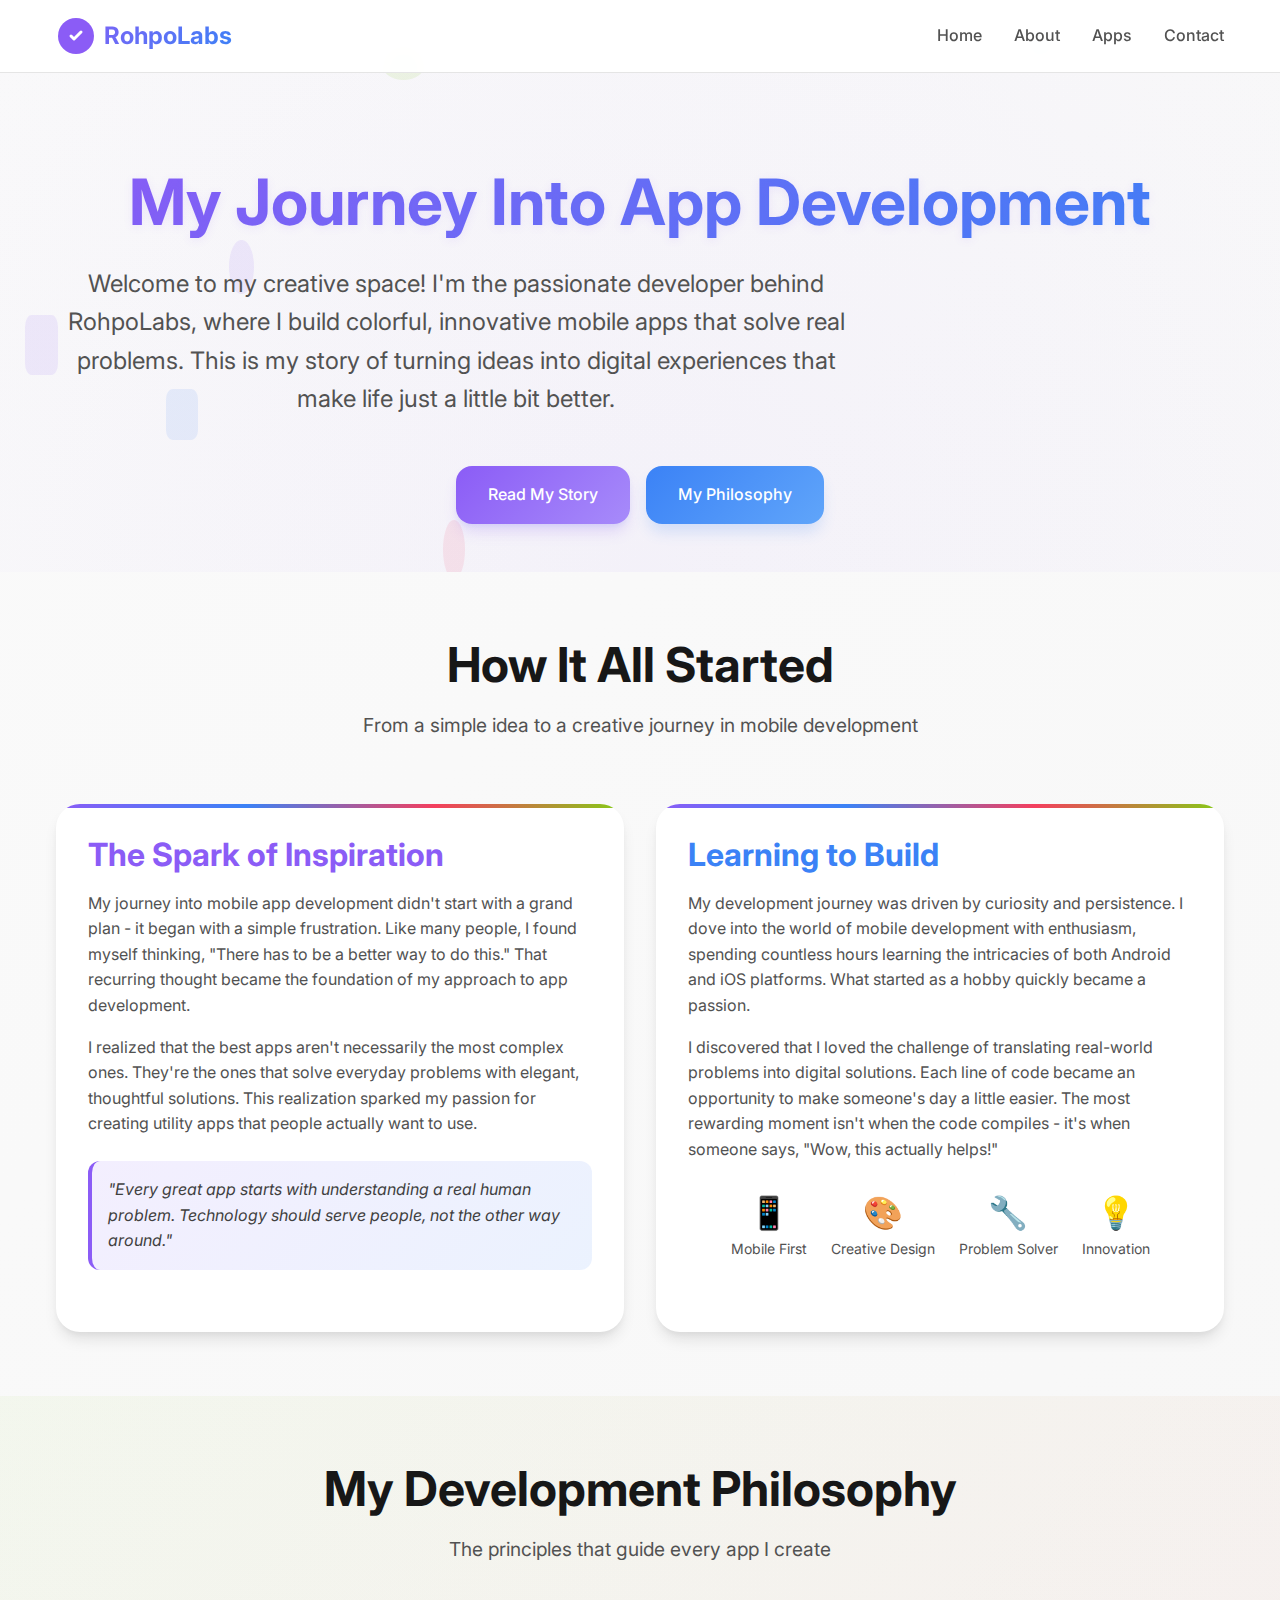
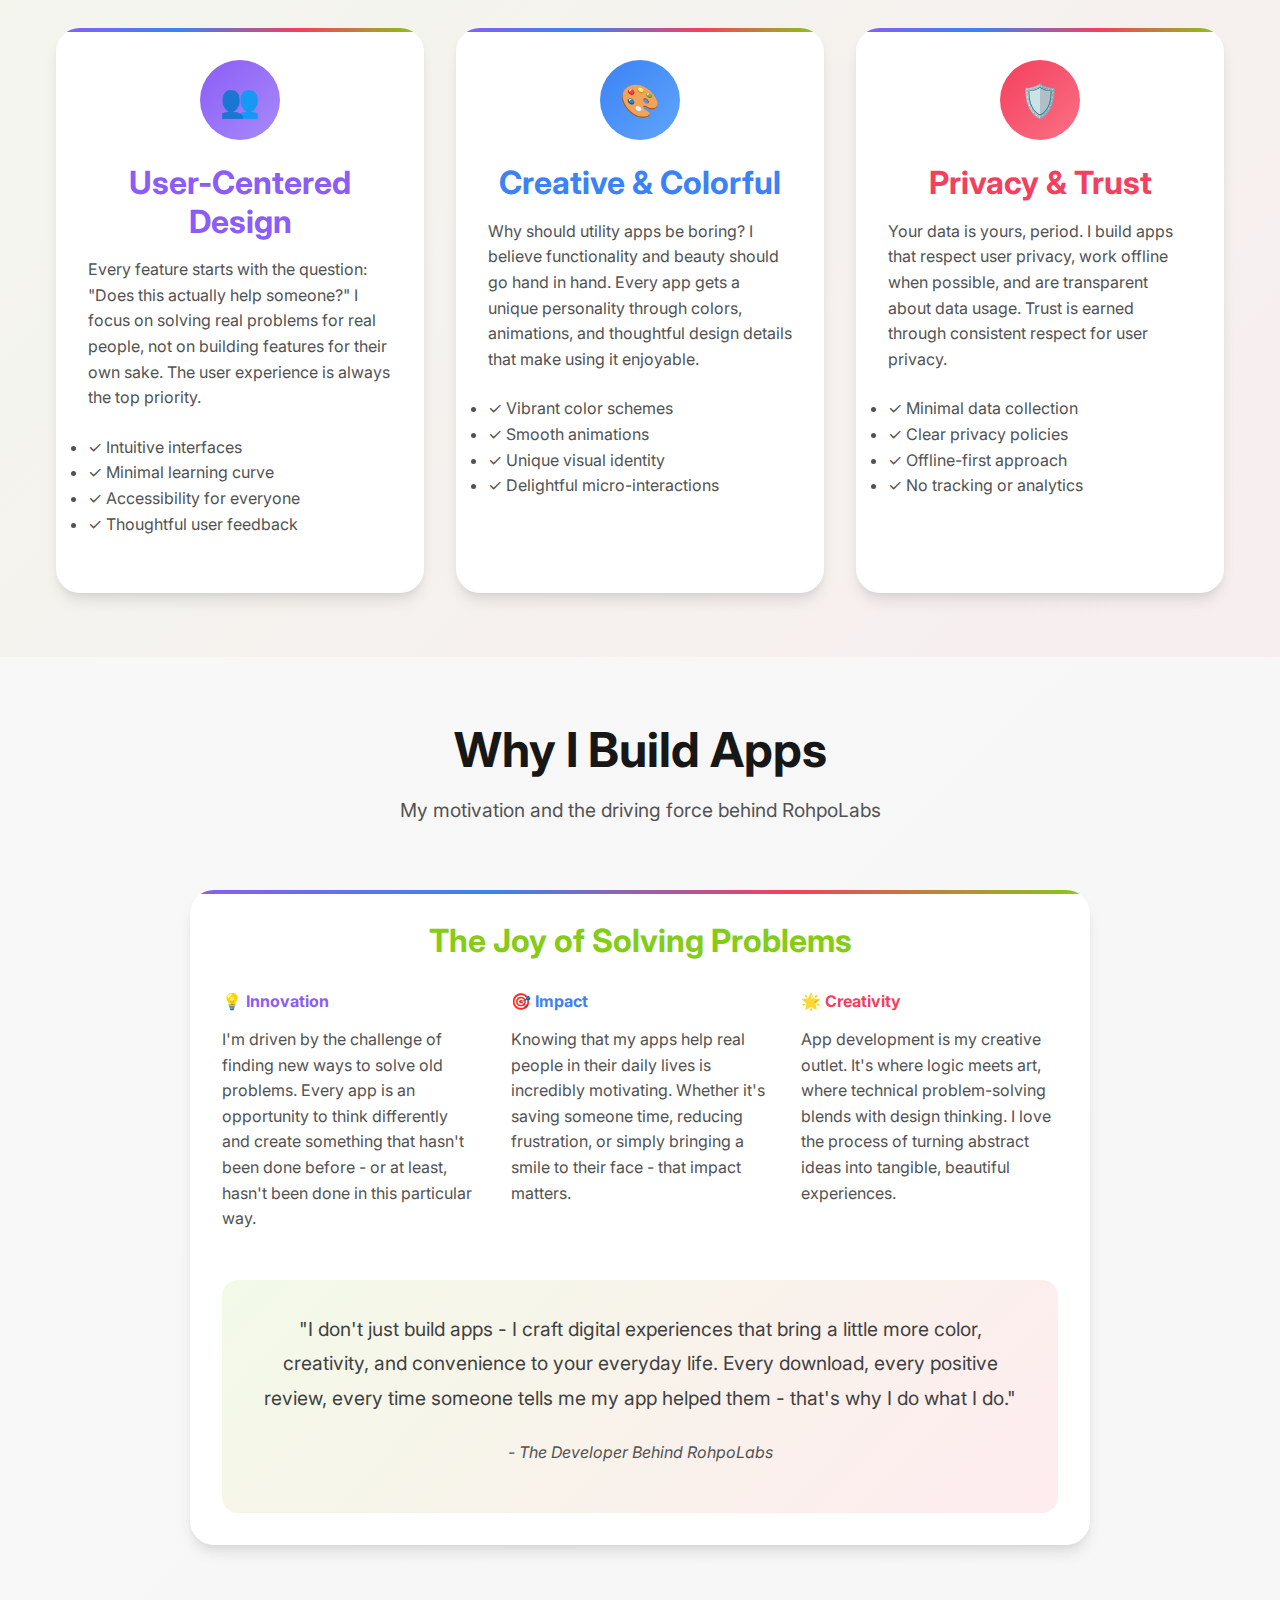
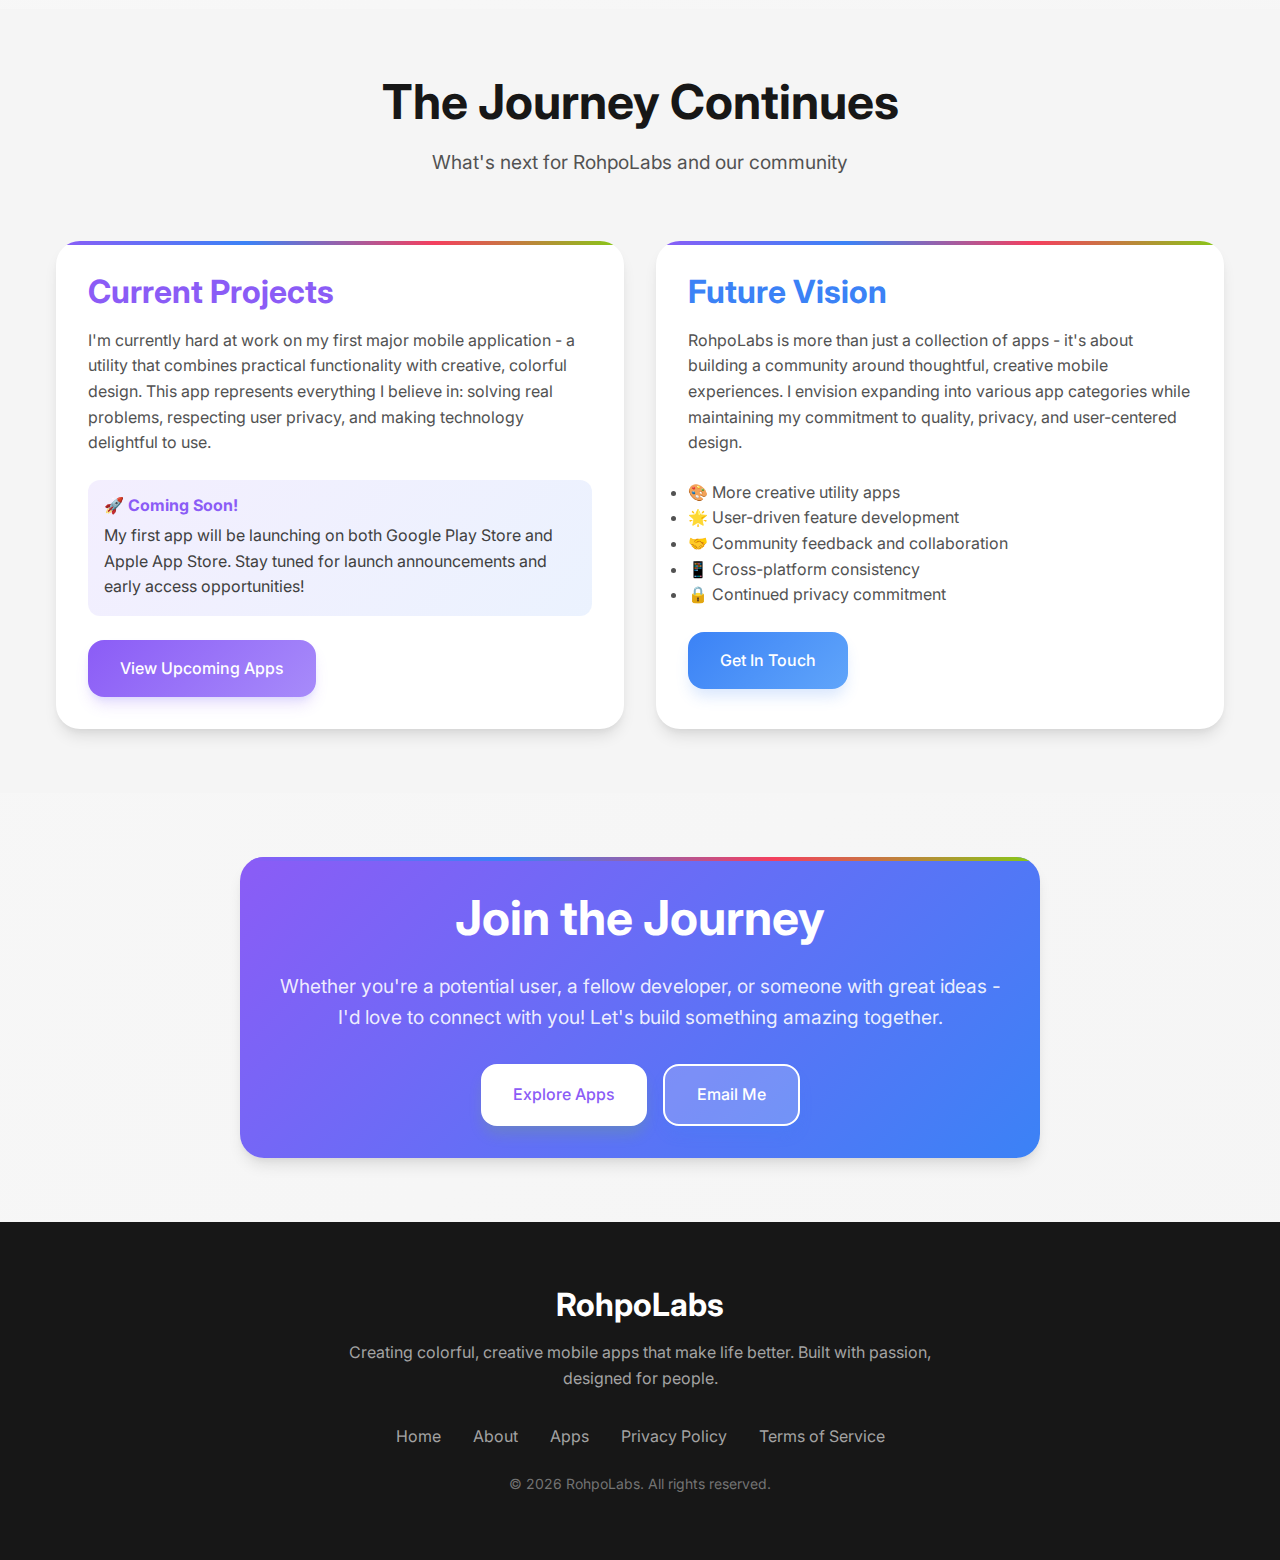
<file: about.html>
<!DOCTYPE html>
<html lang="en">
<head>
    <meta charset="UTF-8">
    <meta name="viewport" content="width=device-width, initial-scale=1.0">
    <title>About RohpoLabs - My Story as a Mobile App Developer</title>
    <meta name="description" content="Learn about my journey as a mobile app developer at RohpoLabs. Discover my philosophy, creative approach to building apps, and why I'm passionate about creating useful tools.">
    <meta name="keywords" content="about RohpoLabs, app developer story, mobile development philosophy, developer journey">

    <!-- Open Graph Meta Tags -->
    <meta property="og:title" content="About RohpoLabs - My Developer Journey">
    <meta property="og:description" content="Discover my story and philosophy as a creative mobile app developer">
    <meta property="og:type" content="website">
    <meta property="og:url" content="https://rohpolabs.com/about.html">

    <!-- Favicon -->
    <link rel="icon" type="image/svg+xml" href="assets/images/favicon.svg">
    <link rel="icon" type="image/png" href="assets/images/favicon.png">

    <!-- Stylesheets -->
    <link rel="stylesheet" href="./assets/css/style.css">

    <!-- Google Fonts -->
    <link rel="preconnect" href="https://fonts.googleapis.com">
    <link rel="preconnect" href="https://fonts.gstatic.com" crossorigin>
    <link href="https://fonts.googleapis.com/css2?family=Inter:wght@300;400;500;600;700&display=swap" rel="stylesheet">
</head>
<body>
    <!-- Navigation Header -->
    <header class="header">
        <nav class="container nav">
            <div class="logo">
                <svg width="40" height="40" viewBox="0 0 40 40" fill="none" xmlns="http://www.w3.org/2000/svg" style="margin-right: 8px; vertical-align: middle;">
                    <circle cx="20" cy="20" r="18" fill="url(#gradient1)"/>
                    <path d="M15 20L18 23L25 16" stroke="white" stroke-width="3" stroke-linecap="round" stroke-linejoin="round"/>
                    <defs>
                        <linearGradient id="gradient1" x1="2" y1="2" x2="38" y2="38">
                            <stop stop-color="#8B5CF6"/>
                            <stop offset="1" stop-color="#3B82F6"/>
                        </linearGradient>
                    </defs>
                </svg>
                RohpoLabs
            </div>
            <ul class="nav-links">
                <li><a href="index.html" class="nav-link">Home</a></li>
                <li><a href="about.html" class="nav-link">About</a></li>
                <li><a href="apps/index.html" class="nav-link">Apps</a></li>
                <li><a href="index.html#contact" class="nav-link">Contact</a></li>
            </ul>
        </nav>
    </header>

    <!-- Hero Section -->
    <section class="hero" style="padding-bottom: var(--space-2xl);">
        <div class="container">
            <div class="hero-content">
                <h1 class="hero-title">My Journey Into App Development</h1>
                <p class="hero-subtitle" style="max-width: 800px;">
                    Welcome to my creative space! I'm the passionate developer behind RohpoLabs, where I build
                    colorful, innovative mobile apps that solve real problems. This is my story of turning ideas
                    into digital experiences that make life just a little bit better.
                </p>
                <div class="hero-actions">
                    <a href="#my-story" class="btn btn-primary">Read My Story</a>
                    <a href="#philosophy" class="btn btn-secondary">My Philosophy</a>
                </div>
            </div>
        </div>
    </section>

    <!-- My Story Section -->
    <section id="my-story" class="section">
        <div class="container">
            <div class="section-title">
                <h2>How It All Started</h2>
                <p style="max-width: 600px; margin: 0 auto; font-size: 1.2rem;">
                    From a simple idea to a creative journey in mobile development
                </p>
            </div>

            <div class="grid grid-2">
                <div class="card">
                    <h3 style="color: var(--primary-purple);">The Spark of Inspiration</h3>
                    <p>
                        My journey into mobile app development didn't start with a grand plan - it began with a simple
                        frustration. Like many people, I found myself thinking, "There has to be a better way to do this."
                        That recurring thought became the foundation of my approach to app development.
                    </p>
                    <p>
                        I realized that the best apps aren't necessarily the most complex ones. They're the ones that
                        solve everyday problems with elegant, thoughtful solutions. This realization sparked my passion
                        for creating utility apps that people actually want to use.
                    </p>
                    <div style="background: linear-gradient(135deg, rgba(139, 92, 246, 0.1), rgba(59, 130, 246, 0.1)); padding: var(--space-md); border-radius: var(--radius-lg); border-left: 4px solid var(--primary-purple); margin: var(--space-lg) 0;">
                        <p style="color: var(--neutral-700); font-style: italic; margin: 0;">
                            "Every great app starts with understanding a real human problem. Technology should serve people,
                            not the other way around."
                        </p>
                    </div>
                </div>

                <div class="card">
                    <h3 style="color: var(--secondary-blue);">Learning to Build</h3>
                    <p>
                        My development journey was driven by curiosity and persistence. I dove into the world of
                        mobile development with enthusiasm, spending countless hours learning the intricacies of
                        both Android and iOS platforms. What started as a hobby quickly became a passion.
                    </p>
                    <p>
                        I discovered that I loved the challenge of translating real-world problems into digital solutions.
                        Each line of code became an opportunity to make someone's day a little easier. The most rewarding
                        moment isn't when the code compiles - it's when someone says, "Wow, this actually helps!"
                    </p>
                    <div style="margin-top: var(--space-lg); text-align: center;">
                        <div style="display: flex; justify-content: center; gap: var(--space-lg); margin-bottom: var(--space-lg);">
                            <div style="text-align: center;">
                                <div style="font-size: 2rem; font-weight: bold; color: var(--primary-purple);">📱</div>
                                <p style="font-size: 0.875rem; color: var(--neutral-600);">Mobile First</p>
                            </div>
                            <div style="text-align: center;">
                                <div style="font-size: 2rem; font-weight: bold; color: var(--secondary-blue);">🎨</div>
                                <p style="font-size: 0.875rem; color: var(--neutral-600);">Creative Design</p>
                            </div>
                            <div style="text-align: center;">
                                <div style="font-size: 2rem; font-weight: bold; color: var(--accent-coral);">🔧</div>
                                <p style="font-size: 0.875rem; color: var(--neutral-600);">Problem Solver</p>
                            </div>
                            <div style="text-align: center;">
                                <div style="font-size: 2rem; font-weight: bold; color: var(--highlight-lime);">💡</div>
                                <p style="font-size: 0.875rem; color: var(--neutral-600);">Innovation</p>
                            </div>
                        </div>
                    </div>
                </div>
            </div>
        </div>
    </section>

    <!-- Development Philosophy Section -->
    <section id="philosophy" class="section" style="background: linear-gradient(135deg, rgba(132, 204, 22, 0.05) 0%, rgba(244, 63, 94, 0.05) 100%);">
        <div class="container">
            <div class="section-title">
                <h2>My Development Philosophy</h2>
                <p style="max-width: 600px; margin: 0 auto; font-size: 1.2rem;">
                    The principles that guide every app I create
                </p>
            </div>

            <div class="grid grid-3">
                <div class="card">
                    <div style="width: 80px; height: 80px; background: linear-gradient(135deg, var(--primary-purple), var(--primary-purple-light)); border-radius: var(--radius-full); display: flex; align-items: center; justify-content: center; margin: 0 auto var(--space-lg); font-size: 2rem;">
                        👥
                    </div>
                    <h3 style="color: var(--primary-purple); text-align: center;">User-Centered Design</h3>
                    <p>
                        Every feature starts with the question: "Does this actually help someone?" I focus on solving
                        real problems for real people, not on building features for their own sake. The user experience
                        is always the top priority.
                    </p>
                    <ul style="color: var(--neutral-600); margin: var(--space-lg) 0;">
                        <li>✓ Intuitive interfaces</li>
                        <li>✓ Minimal learning curve</li>
                        <li>✓ Accessibility for everyone</li>
                        <li>✓ Thoughtful user feedback</li>
                    </ul>
                </div>

                <div class="card">
                    <div style="width: 80px; height: 80px; background: linear-gradient(135deg, var(--secondary-blue), var(--secondary-blue-light)); border-radius: var(--radius-full); display: flex; align-items: center; justify-content: center; margin: 0 auto var(--space-lg); font-size: 2rem;">
                        🎨
                    </div>
                    <h3 style="color: var(--secondary-blue); text-align: center;">Creative & Colorful</h3>
                    <p>
                        Why should utility apps be boring? I believe functionality and beauty should go hand in hand.
                        Every app gets a unique personality through colors, animations, and thoughtful design details that
                        make using it enjoyable.
                    </p>
                    <ul style="color: var(--neutral-600); margin: var(--space-lg) 0;">
                        <li>✓ Vibrant color schemes</li>
                        <li>✓ Smooth animations</li>
                        <li>✓ Unique visual identity</li>
                        <li>✓ Delightful micro-interactions</li>
                    </ul>
                </div>

                <div class="card">
                    <div style="width: 80px; height: 80px; background: linear-gradient(135deg, var(--accent-coral), var(--accent-coral-light)); border-radius: var(--radius-full); display: flex; align-items: center; justify-content: center; margin: 0 auto var(--space-lg); font-size: 2rem;">
                        🛡️
                    </div>
                    <h3 style="color: var(--accent-coral); text-align: center;">Privacy & Trust</h3>
                    <p>
                        Your data is yours, period. I build apps that respect user privacy, work offline when possible,
                        and are transparent about data usage. Trust is earned through consistent respect for user privacy.
                    </p>
                    <ul style="color: var(--neutral-600); margin: var(--space-lg) 0;">
                        <li>✓ Minimal data collection</li>
                        <li>✓ Clear privacy policies</li>
                        <li>✓ Offline-first approach</li>
                        <li>✓ No tracking or analytics</li>
                    </ul>
                </div>
            </div>
        </div>
    </section>

    <!-- Why I Build Apps Section -->
    <section class="section">
        <div class="container">
            <div class="section-title">
                <h2>Why I Build Apps</h2>
                <p style="max-width: 600px; margin: 0 auto; font-size: 1.2rem;">
                    My motivation and the driving force behind RohpoLabs
                </p>
            </div>

            <div class="card" style="max-width: 900px; margin: 0 auto;">
                <h3 style="color: var(--highlight-lime); text-align: center; font-size: 2rem; margin-bottom: var(--space-xl);">The Joy of Solving Problems</h3>

                <div style="display: grid; grid-template-columns: repeat(auto-fit, minmax(250px, 1fr)); gap: var(--space-xl); margin-bottom: var(--space-xl);">
                    <div>
                        <h4 style="color: var(--primary-purple); margin-bottom: var(--space-md);">💡 Innovation</h4>
                        <p>
                            I'm driven by the challenge of finding new ways to solve old problems. Every app is an opportunity
                            to think differently and create something that hasn't been done before - or at least, hasn't been done
                            in this particular way.
                        </p>
                    </div>

                    <div>
                        <h4 style="color: var(--secondary-blue); margin-bottom: var(--space-md);">🎯 Impact</h4>
                        <p>
                            Knowing that my apps help real people in their daily lives is incredibly motivating. Whether it's
                            saving someone time, reducing frustration, or simply bringing a smile to their face - that impact
                            matters.
                        </p>
                    </div>

                    <div>
                        <h4 style="color: var(--accent-coral); margin-bottom: var(--space-md);">🌟 Creativity</h4>
                        <p>
                            App development is my creative outlet. It's where logic meets art, where technical problem-solving
                            blends with design thinking. I love the process of turning abstract ideas into tangible, beautiful
                            experiences.
                        </p>
                    </div>
                </div>

                <div style="background: linear-gradient(135deg, rgba(132, 204, 22, 0.1), rgba(244, 63, 94, 0.1)); padding: var(--space-xl); border-radius: var(--radius-xl); margin-top: var(--space-lg); text-align: center;">
                    <p style="font-size: 1.2rem; color: var(--neutral-700); line-height: 1.8; margin: 0;">
                        "I don't just build apps - I craft digital experiences that bring a little more color, creativity,
                        and convenience to your everyday life. Every download, every positive review, every time someone
                        tells me my app helped them - that's why I do what I do."
                    </p>
                    <p style="margin-top: var(--space-lg); font-style: italic; color: var(--neutral-600);">
                        - The Developer Behind RohpoLabs
                    </p>
                </div>
            </div>
        </div>
    </section>

    <!-- Looking Forward Section -->
    <section class="section" style="background: var(--neutral-100);">
        <div class="container">
            <div class="section-title">
                <h2>The Journey Continues</h2>
                <p style="max-width: 600px; margin: 0 auto; font-size: 1.2rem;">
                    What's next for RohpoLabs and our community
                </p>
            </div>

            <div class="grid grid-2">
                <div class="card">
                    <h3 style="color: var(--primary-purple);">Current Projects</h3>
                    <p>
                        I'm currently hard at work on my first major mobile application - a utility that combines practical
                        functionality with creative, colorful design. This app represents everything I believe in: solving
                        real problems, respecting user privacy, and making technology delightful to use.
                    </p>
                    <div style="margin-top: var(--space-lg); padding: var(--space-md); background: linear-gradient(135deg, rgba(139, 92, 246, 0.1), rgba(59, 130, 246, 0.1)); border-radius: var(--radius-lg);">
                        <h4 style="color: var(--primary-purple); margin-bottom: var(--space-sm);">🚀 Coming Soon!</h4>
                        <p style="color: var(--neutral-700); margin: 0;">
                            My first app will be launching on both Google Play Store and Apple App Store. Stay tuned for
                            launch announcements and early access opportunities!
                        </p>
                    </div>
                    <div style="margin-top: var(--space-lg);">
                        <a href="apps/index.html" class="btn btn-primary">View Upcoming Apps</a>
                    </div>
                </div>

                <div class="card">
                    <h3 style="color: var(--secondary-blue);">Future Vision</h3>
                    <p>
                        RohpoLabs is more than just a collection of apps - it's about building a community around
                        thoughtful, creative mobile experiences. I envision expanding into various app categories while
                        maintaining my commitment to quality, privacy, and user-centered design.
                    </p>
                    <ul style="color: var(--neutral-600); margin: var(--space-lg) 0;">
                        <li>🎨 More creative utility apps</li>
                        <li>🌟 User-driven feature development</li>
                        <li>🤝 Community feedback and collaboration</li>
                        <li>📱 Cross-platform consistency</li>
                        <li>🔒 Continued privacy commitment</li>
                    </ul>
                    <div style="margin-top: var(--space-lg);">
                        <a href="index.html#contact" class="btn btn-secondary">Get In Touch</a>
                    </div>
                </div>
            </div>
        </div>
    </section>

    <!-- Call to Action -->
    <section class="section">
        <div class="container">
            <div class="card" style="text-align: center; max-width: 800px; margin: 0 auto; background: linear-gradient(135deg, var(--primary-purple), var(--secondary-blue)); color: white;">
                <h2 style="color: white; margin-bottom: var(--space-lg);">Join the Journey</h2>
                <p style="color: rgba(255,255,255,0.9); font-size: 1.2rem; margin-bottom: var(--space-xl);">
                    Whether you're a potential user, a fellow developer, or someone with great ideas - I'd love to connect
                    with you! Let's build something amazing together.
                </p>
                <div style="display: flex; gap: var(--space-md); justify-content: center; flex-wrap: wrap;">
                    <a href="apps/index.html" class="btn btn-highlight" style="background: white; color: var(--primary-purple);">Explore Apps</a>
                    <a href="mailto:rohpolabs@gmail.com" class="btn btn-secondary" style="background: rgba(255,255,255,0.2); color: white; border: 2px solid white;">Email Me</a>
                </div>
            </div>
        </div>
    </section>

    <!-- Footer -->
    <footer class="footer">
        <div class="container">
            <div class="footer-content">
                <div style="max-width: 600px; margin: 0 auto; text-align: center;">
                    <h3 style="margin-bottom: var(--space-md); color: white;">RohpoLabs</h3>
                    <p style="color: var(--neutral-400); margin-bottom: var(--space-xl);">
                        Creating colorful, creative mobile apps that make life better.
                        Built with passion, designed for people.
                    </p>
                    <div class="footer-links">
                        <a href="index.html" class="footer-link">Home</a>
                        <a href="about.html" class="footer-link">About</a>
                        <a href="apps/index.html" class="footer-link">Apps</a>
                        <a href="legal/privacy-policy.html" class="footer-link">Privacy Policy</a>
                        <a href="legal/terms-of-service.html" class="footer-link">Terms of Service</a>
                    </div>
                    <div style="margin-top: var(--space-lg);">
                        <p style="color: var(--neutral-500); font-size: 0.875rem;">
                            © 2026 RohpoLabs. All rights reserved.
                        </p>
                    </div>
                </div>
            </div>
        </div>
    </footer>

    <!-- JavaScript for smooth interactions -->
    <script src="assets/js/main.js"></script>
</body>
</html>
</file>
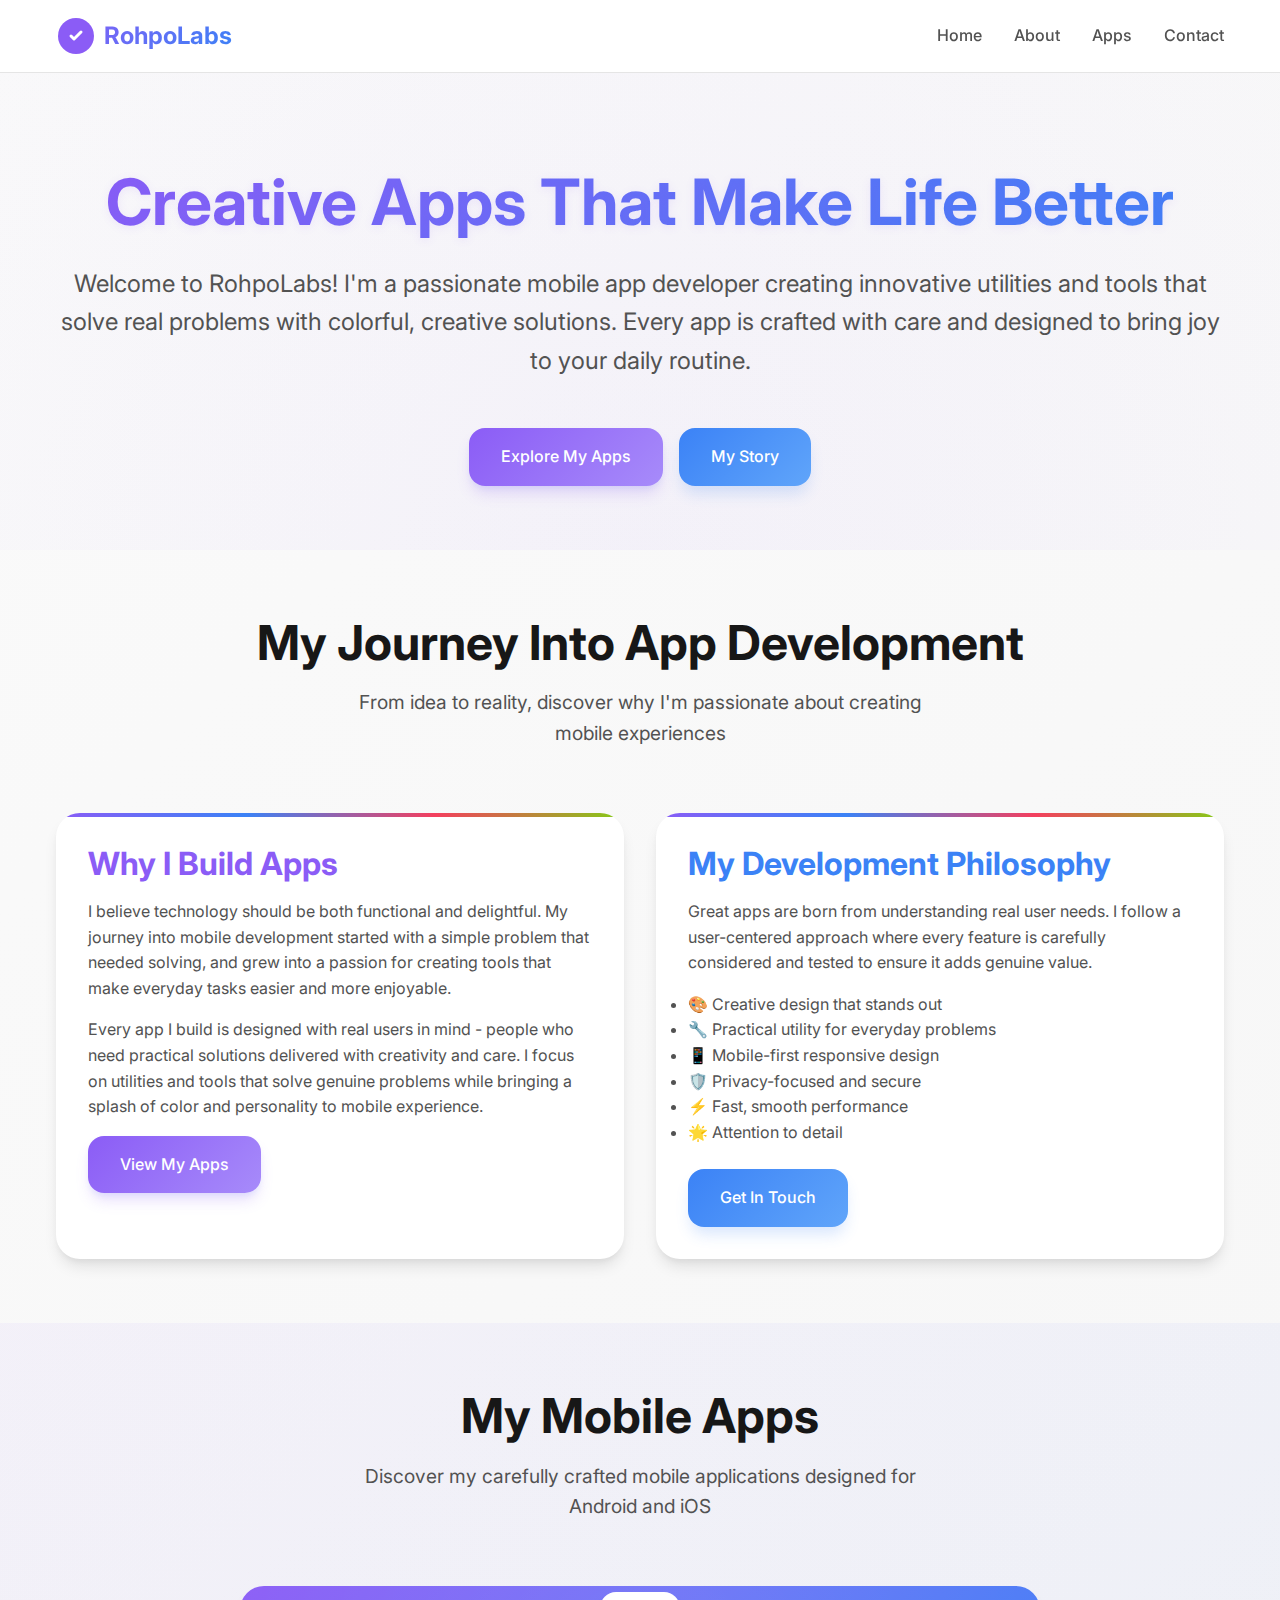
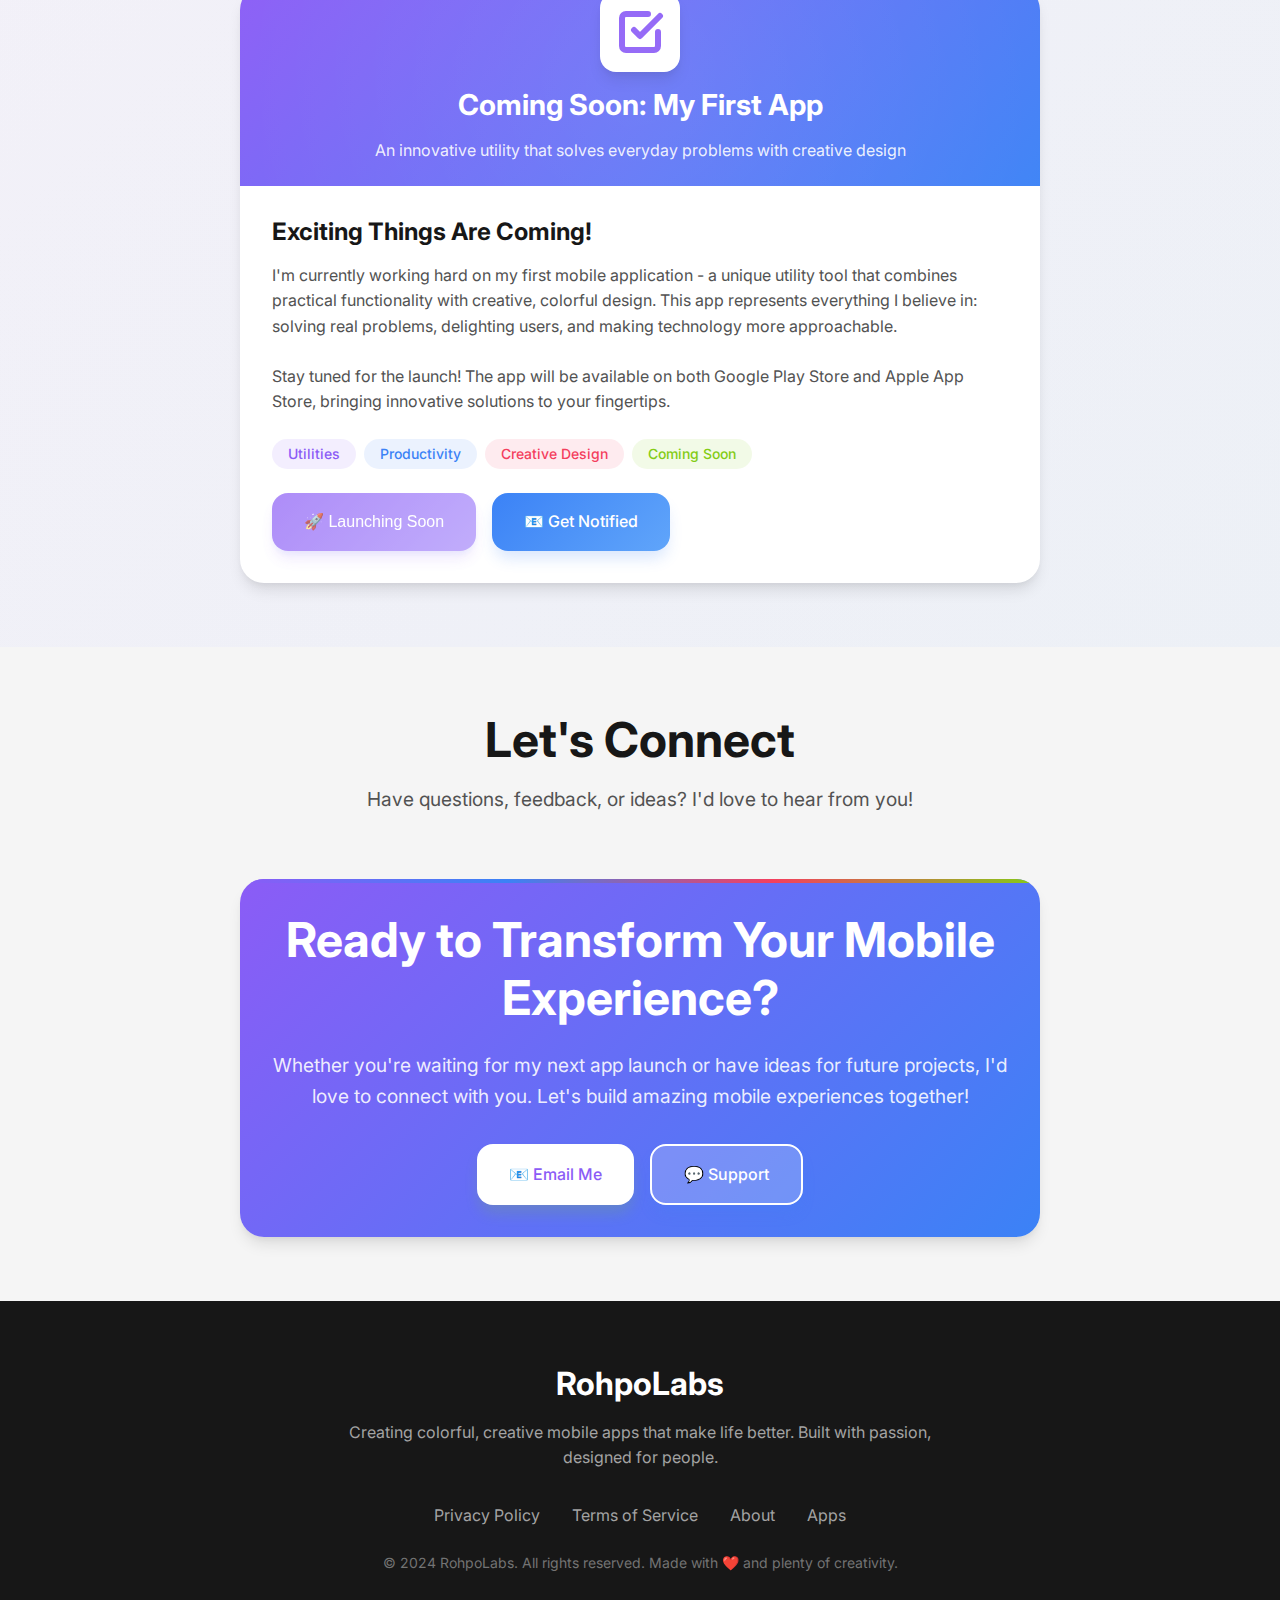
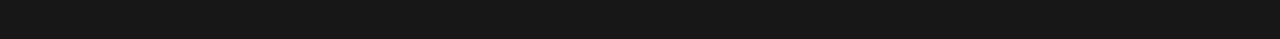
<file: index-styled.html>
<!DOCTYPE html>
<html lang="en">
<head>
    <meta charset="UTF-8">
    <meta name="viewport" content="width=device-width, initial-scale=1.0">
    <title>RohpoLabs - Creative Mobile Apps That Make Life Better</title>
    <meta name="description" content="Welcome to RohpoLabs! I create innovative mobile apps for Android and iOS that solve real problems with creative solutions. Discover my journey as a mobile app developer.">
    <meta name="keywords" content="mobile apps, Android apps, iOS apps, app developer, utilities, productivity, creative apps">
    <meta name="author" content="RohpoLabs">

    <!-- Open Graph Meta Tags -->
    <meta property="og:title" content="RohpoLabs - Creative Mobile Apps">
    <meta property="og:description" content="Innovative mobile apps that make life better">
    <meta property="og:type" content="website">
    <meta property="og:url" content="https://rohpolabs.com">

    <!-- Google Fonts -->
    <link rel="preconnect" href="https://fonts.googleapis.com">
    <link rel="preconnect" href="https://fonts.gstatic.com" crossorigin>
    <link href="https://fonts.googleapis.com/css2?family=Inter:wght@300;400;500;600;700&display=swap" rel="stylesheet">

    <!-- Embedded CSS for immediate styling -->
    <style>
        /* RohpoLabs Creative Colorful CSS Framework */

        /* CSS Variables for Creative Color Palette */
        :root {
          /* Primary Colors - Creative & Colorful */
          --primary-purple: #8B5CF6;
          --primary-purple-light: #A78BFA;
          --primary-purple-dark: #7C3AED;

          /* Secondary Colors */
          --secondary-blue: #3B82F6;
          --secondary-blue-light: #60A5FA;
          --secondary-blue-dark: #2563EB;

          /* Accent Colors */
          --accent-coral: #F43F5E;
          --accent-coral-light: #FB7185;
          --accent-coral-dark: #E11D48;

          --highlight-lime: #84CC16;
          --highlight-lime-light: #A3E635;
          --highlight-lime-dark: #65A30D;

          /* Neutral Colors */
          --neutral-50: #FAFAFA;
          --neutral-100: #F5F5F5;
          --neutral-200: #E5E5E5;
          --neutral-300: #D4D4D4;
          --neutral-400: #A3A3A3;
          --neutral-500: #737373;
          --neutral-600: #525252;
          --neutral-700: #404040;
          --neutral-800: #262626;
          --neutral-900: #171717;

          /* Typography */
          --font-primary: 'Inter', -apple-system, BlinkMacSystemFont, 'Segoe UI', Roboto, sans-serif;
          --font-weight-light: 300;
          --font-weight-normal: 400;
          --font-weight-medium: 500;
          --font-weight-semibold: 600;
          --font-weight-bold: 700;

          /* Spacing */
          --space-xs: 0.25rem;
          --space-sm: 0.5rem;
          --space-md: 1rem;
          --space-lg: 1.5rem;
          --space-xl: 2rem;
          --space-2xl: 3rem;
          --space-3xl: 4rem;

          /* Border Radius */
          --radius-sm: 0.25rem;
          --radius-md: 0.5rem;
          --radius-lg: 0.75rem;
          --radius-xl: 1rem;
          --radius-2xl: 1.5rem;
          --radius-full: 9999px;

          /* Shadows */
          --shadow-sm: 0 1px 2px 0 rgba(0, 0, 0, 0.05);
          --shadow-md: 0 4px 6px -1px rgba(0, 0, 0, 0.1), 0 2px 4px -1px rgba(0, 0, 0, 0.06);
          --shadow-lg: 0 10px 15px -3px rgba(0, 0, 0, 0.1), 0 4px 6px -2px rgba(0, 0, 0, 0.05);
          --shadow-xl: 0 20px 25px -5px rgba(0, 0, 0, 0.1), 0 10px 10px -5px rgba(0, 0, 0, 0.04);
          --shadow-colorful: 0 10px 15px -3px rgba(139, 92, 246, 0.2), 0 4px 6px -2px rgba(59, 130, 246, 0.1);

          /* Transitions */
          --transition-fast: 150ms cubic-bezier(0.4, 0, 0.2, 1);
          --transition-normal: 300ms cubic-bezier(0.4, 0, 0.2, 1);
          --transition-slow: 500ms cubic-bezier(0.4, 0, 0.2, 1);
        }

        /* Base Styles */
        * {
          margin: 0;
          padding: 0;
          box-sizing: border-box;
        }

        html {
          scroll-behavior: smooth;
        }

        body {
          font-family: var(--font-primary);
          font-weight: var(--font-weight-normal);
          line-height: 1.6;
          color: var(--neutral-800);
          background: linear-gradient(135deg, #fafafa 0%, #f5f5f5 100%);
          min-height: 100vh;
        }

        /* Typography */
        h1, h2, h3, h4, h5, h6 {
          font-weight: var(--font-weight-bold);
          line-height: 1.2;
          margin-bottom: var(--space-md);
        }

        h1 {
          font-size: clamp(2.5rem, 5vw, 4rem);
          background: linear-gradient(135deg, var(--primary-purple), var(--secondary-blue));
          -webkit-background-clip: text;
          background-clip: text;
          -webkit-text-fill-color: transparent;
          text-shadow: 0 2px 10px rgba(139, 92, 246, 0.1);
        }

        h2 {
          font-size: clamp(2rem, 4vw, 3rem);
          color: var(--neutral-900);
        }

        h3 {
          font-size: clamp(1.5rem, 3vw, 2rem);
          color: var(--neutral-800);
        }

        p {
          margin-bottom: var(--space-md);
          color: var(--neutral-600);
        }

        a {
          color: var(--primary-purple);
          text-decoration: none;
          transition: color var(--transition-fast);
        }

        a:hover {
          color: var(--primary-purple-dark);
        }

        /* Creative Buttons */
        .btn {
          display: inline-flex;
          align-items: center;
          justify-content: center;
          padding: var(--space-md) var(--space-xl);
          border-radius: var(--radius-xl);
          font-weight: var(--font-weight-medium);
          font-size: 1rem;
          text-decoration: none;
          transition: all var(--transition-normal);
          cursor: pointer;
          border: none;
          position: relative;
          overflow: hidden;
        }

        .btn::before {
          content: '';
          position: absolute;
          top: 0;
          left: -100%;
          width: 100%;
          height: 100%;
          background: linear-gradient(90deg, transparent, rgba(255,255,255,0.2), transparent);
          transition: left var(--transition-slow);
        }

        .btn:hover::before {
          left: 100%;
        }

        .btn-primary {
          background: linear-gradient(135deg, var(--primary-purple), var(--primary-purple-light));
          color: white;
          box-shadow: var(--shadow-colorful);
        }

        .btn-primary:hover {
          transform: translateY(-2px);
          box-shadow: 0 15px 20px -5px rgba(139, 92, 246, 0.3);
        }

        .btn-secondary {
          background: linear-gradient(135deg, var(--secondary-blue), var(--secondary-blue-light));
          color: white;
          box-shadow: 0 10px 15px -3px rgba(59, 130, 246, 0.2);
        }

        .btn-accent {
          background: linear-gradient(135deg, var(--accent-coral), var(--accent-coral-light));
          color: white;
          box-shadow: 0 10px 15px -3px rgba(244, 63, 94, 0.2);
        }

        .btn-highlight {
          background: linear-gradient(135deg, var(--highlight-lime), var(--highlight-lime-light));
          color: white;
          box-shadow: 0 10px 15px -3px rgba(132, 204, 22, 0.2);
        }

        /* Layout Components */
        .container {
          max-width: 1200px;
          margin: 0 auto;
          padding: 0 var(--space-md);
        }

        .grid {
          display: grid;
          gap: var(--space-xl);
        }

        .grid-2 {
          grid-template-columns: repeat(auto-fit, minmax(300px, 1fr));
        }

        .grid-3 {
          grid-template-columns: repeat(auto-fit, minmax(250px, 1fr));
        }

        .flex {
          display: flex;
        }

        .flex-center {
          align-items: center;
          justify-content: center;
        }

        .flex-between {
          align-items: center;
          justify-content: space-between;
        }

        .flex-column {
          flex-direction: column;
        }

        /* Creative Cards */
        .card {
          background: white;
          border-radius: var(--radius-2xl);
          padding: var(--space-xl);
          box-shadow: var(--shadow-lg);
          transition: all var(--transition-normal);
          position: relative;
          overflow: hidden;
        }

        .card::before {
          content: '';
          position: absolute;
          top: 0;
          left: 0;
          right: 0;
          height: 4px;
          background: linear-gradient(90deg, var(--primary-purple), var(--secondary-blue), var(--accent-coral), var(--highlight-lime));
          animation: gradient-shift 3s ease-in-out infinite;
        }

        @keyframes gradient-shift {
          0%, 100% { transform: translateX(0); }
          50% { transform: translateX(10px); }
        }

        .card:hover {
          transform: translateY(-5px);
          box-shadow: var(--shadow-xl);
        }

        /* Navigation Header */
        .header {
          background: rgba(255, 255, 255, 0.95);
          backdrop-filter: blur(10px);
          border-bottom: 1px solid var(--neutral-200);
          position: fixed;
          top: 0;
          left: 0;
          right: 0;
          z-index: 1000;
          padding: var(--space-md) 0;
        }

        .nav {
          display: flex;
          justify-content: space-between;
          align-items: center;
        }

        .logo {
          font-size: 1.5rem;
          font-weight: var(--font-weight-bold);
          background: linear-gradient(135deg, var(--primary-purple), var(--secondary-blue));
          -webkit-background-clip: text;
          background-clip: text;
          -webkit-text-fill-color: transparent;
          display: flex;
          align-items: center;
        }

        .nav-links {
          display: flex;
          gap: var(--space-xl);
          list-style: none;
        }

        .nav-link {
          color: var(--neutral-600);
          font-weight: var(--font-weight-medium);
          transition: color var(--transition-fast);
          position: relative;
        }

        .nav-link:hover {
          color: var(--primary-purple);
        }

        .nav-link::after {
          content: '';
          position: absolute;
          bottom: -5px;
          left: 0;
          width: 0;
          height: 2px;
          background: linear-gradient(90deg, var(--primary-purple), var(--secondary-blue));
          transition: width var(--transition-normal);
        }

        .nav-link:hover::after {
          width: 100%;
        }

        /* Hero Section */
        .hero {
          padding: calc(100px + var(--space-3xl)) 0 var(--space-3xl);
          text-align: center;
          position: relative;
          overflow: hidden;
        }

        .hero::before {
          content: '';
          position: absolute;
          top: 0;
          left: 50%;
          transform: translateX(-50%);
          width: 200%;
          height: 200%;
          background: radial-gradient(circle, rgba(139, 92, 246, 0.05) 0%, transparent 70%);
          animation: float 6s ease-in-out infinite;
        }

        @keyframes float {
          0%, 100% { transform: translateX(-50%) translateY(0); }
          50% { transform: translateX(-50%) translateY(-20px); }
        }

        .hero-content {
          position: relative;
          z-index: 1;
        }

        .hero-title {
          margin-bottom: var(--space-lg);
          animation: fadeInUp var(--transition-slow) ease-out;
        }

        .hero-subtitle {
          font-size: clamp(1.2rem, 3vw, 1.5rem);
          color: var(--neutral-600);
          margin-bottom: var(--space-2xl);
          animation: fadeInUp var(--transition-slow) ease-out 0.2s both;
        }

        .hero-actions {
          display: flex;
          gap: var(--space-md);
          justify-content: center;
          flex-wrap: wrap;
          animation: fadeInUp var(--transition-slow) ease-out 0.4s both;
        }

        @keyframes fadeInUp {
          from {
            opacity: 0;
            transform: translateY(30px);
          }
          to {
            opacity: 1;
            transform: translateY(0);
          }
        }

        /* Sections */
        .section {
          padding: var(--space-3xl) 0;
        }

        .section-title {
          text-align: center;
          margin-bottom: var(--space-3xl);
        }

        /* App Cards */
        .app-card {
          background: white;
          border-radius: var(--radius-2xl);
          overflow: hidden;
          box-shadow: var(--shadow-lg);
          transition: all var(--transition-normal);
          position: relative;
        }

        .app-card-header {
          height: 200px;
          background: linear-gradient(135deg, var(--primary-purple), var(--secondary-blue));
          display: flex;
          align-items: center;
          justify-content: center;
          position: relative;
          overflow: hidden;
        }

        .app-card-header::before {
          content: '';
          position: absolute;
          top: -50%;
          left: -50%;
          width: 200%;
          height: 200%;
          background: radial-gradient(circle, rgba(255,255,255,0.1) 0%, transparent 70%);
          animation: rotate 10s linear infinite;
        }

        @keyframes rotate {
          from { transform: rotate(0deg); }
          to { transform: rotate(360deg); }
        }

        .app-card-content {
          padding: var(--space-xl);
        }

        .app-title {
          font-size: 1.5rem;
          color: var(--neutral-900);
          margin-bottom: var(--space-md);
        }

        .app-description {
          color: var(--neutral-600);
          margin-bottom: var(--space-lg);
        }

        .app-tags {
          display: flex;
          gap: var(--space-sm);
          flex-wrap: wrap;
          margin-bottom: var(--space-lg);
        }

        .tag {
          padding: var(--space-xs) var(--space-md);
          border-radius: var(--radius-full);
          font-size: 0.875rem;
          font-weight: var(--font-weight-medium);
        }

        .tag-purple {
          background: rgba(139, 92, 246, 0.1);
          color: var(--primary-purple);
        }

        .tag-blue {
          background: rgba(59, 130, 246, 0.1);
          color: var(--secondary-blue);
        }

        .tag-coral {
          background: rgba(244, 63, 94, 0.1);
          color: var(--accent-coral);
        }

        .tag-lime {
          background: rgba(132, 204, 22, 0.1);
          color: var(--highlight-lime);
        }

        /* Footer */
        .footer {
          background: var(--neutral-900);
          color: white;
          padding: var(--space-3xl) 0 var(--space-xl);
          text-align: center;
        }

        .footer-content {
          margin-bottom: var(--space-xl);
        }

        .footer-links {
          display: flex;
          justify-content: center;
          gap: var(--space-xl);
          margin-bottom: var(--space-lg);
        }

        .footer-link {
          color: var(--neutral-400);
          transition: color var(--transition-fast);
        }

        .footer-link:hover {
          color: var(--primary-purple-light);
        }

        /* Utility Classes */
        .text-center { text-align: center; }
        .text-left { text-align: left; }
        .text-right { text-align: right; }

        .mb-sm { margin-bottom: var(--space-sm); }
        .mb-md { margin-bottom: var(--space-md); }
        .mb-lg { margin-bottom: var(--space-lg); }
        .mb-xl { margin-bottom: var(--space-xl); }
        .mb-2xl { margin-bottom: var(--space-2xl); }

        .mt-sm { margin-top: var(--space-sm); }
        .mt-md { margin-top: var(--space-md); }
        .mt-lg { margin-top: var(--space-lg); }
        .mt-xl { margin-top: var(--space-xl); }
        .mt-2xl { margin-top: var(--space-2xl); }

        .p-sm { padding: var(--space-sm); }
        .p-md { padding: var(--space-md); }
        .p-lg { padding: var(--space-lg); }
        .p-xl { padding: var(--space-xl); }

        .hidden { display: none; }
        .visible { display: block; }

        /* Responsive Design */
        @media (max-width: 768px) {
          .nav-links {
            display: none;
          }

          .hero-actions {
            flex-direction: column;
            align-items: center;
          }

          .btn {
            width: 100%;
            max-width: 300px;
          }

          .footer-links {
            flex-direction: column;
            gap: var(--space-md);
          }
        }

        @media (max-width: 480px) {
          .container {
            padding: 0 var(--space-sm);
          }

          .card {
            padding: var(--space-lg);
          }

          .section {
            padding: var(--space-2xl) 0;
          }
        }
    </style>
</head>
<body>
    <!-- Navigation Header -->
    <header class="header">
        <nav class="container nav">
            <div class="logo">
                <svg width="40" height="40" viewBox="0 0 40 40" fill="none" xmlns="http://www.w3.org/2000/svg" style="margin-right: 8px; vertical-align: middle;">
                    <circle cx="20" cy="20" r="18" fill="url(#gradient1)"/>
                    <path d="M15 20L18 23L25 16" stroke="white" stroke-width="3" stroke-linecap="round" stroke-linejoin="round"/>
                    <defs>
                        <linearGradient id="gradient1" x1="2" y1="2" x2="38" y2="38">
                            <stop stop-color="#8B5CF6"/>
                            <stop offset="1" stop-color="#3B82F6"/>
                        </linearGradient>
                    </defs>
                </svg>
                RohpoLabs
            </div>
            <ul class="nav-links">
                <li><a href="#home" class="nav-link">Home</a></li>
                <li><a href="#about" class="nav-link">About</a></li>
                <li><a href="#apps" class="nav-link">Apps</a></li>
                <li><a href="#contact" class="nav-link">Contact</a></li>
            </ul>
        </nav>
    </header>

    <!-- Hero Section -->
    <section id="home" class="hero">
        <div class="container">
            <div class="hero-content">
                <h1 class="hero-title">Creative Apps That Make Life Better</h1>
                <p class="hero-subtitle">
                    Welcome to RohpoLabs! I'm a passionate mobile app developer creating innovative utilities and tools
                    that solve real problems with colorful, creative solutions. Every app is crafted with care and designed
                    to bring joy to your daily routine.
                </p>
                <div class="hero-actions">
                    <a href="#apps" class="btn btn-primary">
                        <span>Explore My Apps</span>
                    </a>
                    <a href="#about" class="btn btn-secondary">
                        <span>My Story</span>
                    </a>
                </div>
            </div>
        </div>
    </section>

    <!-- About Section -->
    <section id="about" class="section">
        <div class="container">
            <div class="section-title">
                <h2>My Journey Into App Development</h2>
                <p style="max-width: 600px; margin: 0 auto; font-size: 1.2rem;">
                    From idea to reality, discover why I'm passionate about creating mobile experiences
                </p>
            </div>

            <div class="grid grid-2">
                <div class="card">
                    <h3 style="color: var(--primary-purple);">Why I Build Apps</h3>
                    <p>
                        I believe technology should be both functional and delightful. My journey into mobile development
                        started with a simple problem that needed solving, and grew into a passion for creating tools that
                        make everyday tasks easier and more enjoyable.
                    </p>
                    <p>
                        Every app I build is designed with real users in mind - people who need practical solutions
                        delivered with creativity and care. I focus on utilities and tools that solve genuine problems
                        while bringing a splash of color and personality to mobile experience.
                    </p>
                    <a href="#apps" class="btn btn-primary">View My Apps</a>
                </div>

                <div class="card">
                    <h3 style="color: var(--secondary-blue);">My Development Philosophy</h3>
                    <p>
                        Great apps are born from understanding real user needs. I follow a user-centered approach
                        where every feature is carefully considered and tested to ensure it adds genuine value.
                    </p>
                    <ul style="color: var(--neutral-600); margin-bottom: var(--space-lg);">
                        <li>🎨 Creative design that stands out</li>
                        <li>🔧 Practical utility for everyday problems</li>
                        <li>📱 Mobile-first responsive design</li>
                        <li>🛡️ Privacy-focused and secure</li>
                        <li>⚡ Fast, smooth performance</li>
                        <li>🌟 Attention to detail</li>
                    </ul>
                    <a href="#contact" class="btn btn-secondary">Get In Touch</a>
                </div>
            </div>
        </div>
    </section>

    <!-- Featured Apps Section -->
    <section id="apps" class="section" style="background: linear-gradient(135deg, rgba(139, 92, 246, 0.05) 0%, rgba(59, 130, 246, 0.05) 100%);">
        <div class="container">
            <div class="section-title">
                <h2>My Mobile Apps</h2>
                <p style="max-width: 600px; margin: 0 auto; font-size: 1.2rem;">
                    Discover my carefully crafted mobile applications designed for Android and iOS
                </p>
            </div>

            <!-- Featured App -->
            <div style="max-width: 800px; margin: 0 auto;">
                <div class="app-card">
                    <div class="app-card-header">
                        <div style="text-align: center;">
                            <div style="background: white; width: 80px; height: 80px; border-radius: var(--radius-xl); display: flex; align-items: center; justify-content: center; margin: 0 auto var(--space-md); box-shadow: var(--shadow-lg);">
                                <svg width="48" height="48" viewBox="0 0 24 24" fill="none" xmlns="http://www.w3.org/2000/svg">
                                    <path d="M9 11L12 14L22 4" stroke="url(#appGradient)" stroke-width="3" stroke-linecap="round" stroke-linejoin="round"/>
                                    <path d="M21 12V19C21 20.1 20.1 21 19 21H5C3.9 21 3 20.1 3 19V5C3 3.9 3.9 3 5 3H16" stroke="url(#appGradient)" stroke-width="3" stroke-linecap="round" stroke-linejoin="round"/>
                                    <defs>
                                        <linearGradient id="appGradient" x1="3" y1="3" x2="21" y2="21">
                                            <stop stop-color="#8B5CF6"/>
                                            <stop offset="1" stop-color="#F43F5E"/>
                                        </linearGradient>
                                    </defs>
                                </svg>
                            </div>
                            <h3 style="color: white; font-size: 1.8rem;">Coming Soon: My First App</h3>
                            <p style="color: rgba(255,255,255,0.9);">An innovative utility that solves everyday problems with creative design</p>
                        </div>
                    </div>
                    <div class="app-card-content">
                        <h3 class="app-title">Exciting Things Are Coming!</h3>
                        <p class="app-description">
                            I'm currently working hard on my first mobile application - a unique utility tool that combines
                            practical functionality with creative, colorful design. This app represents everything I believe
                            in: solving real problems, delighting users, and making technology more approachable.
                        </p>
                        <p class="app-description">
                            Stay tuned for the launch! The app will be available on both Google Play Store and Apple App Store,
                            bringing innovative solutions to your fingertips.
                        </p>
                        <div class="app-tags">
                            <span class="tag tag-purple">Utilities</span>
                            <span class="tag tag-blue">Productivity</span>
                            <span class="tag tag-coral">Creative Design</span>
                            <span class="tag tag-lime">Coming Soon</span>
                        </div>
                        <div style="display: flex; gap: var(--space-md); flex-wrap: wrap;">
                            <button class="btn btn-primary" disabled style="opacity: 0.7; cursor: not-allowed;">
                                🚀 Launching Soon
                            </button>
                            <a href="mailto:hello@rohpolabs.com" class="btn btn-secondary">
                                📧 Get Notified
                            </a>
                        </div>
                    </div>
                </div>
            </div>
        </div>
    </section>

    <!-- Contact Section -->
    <section id="contact" class="section" style="background: var(--neutral-100);">
        <div class="container">
            <div class="section-title">
                <h2>Let's Connect</h2>
                <p style="max-width: 600px; margin: 0 auto; font-size: 1.2rem;">
                    Have questions, feedback, or ideas? I'd love to hear from you!
                </p>
            </div>

            <div style="text-align: center; max-width: 800px; margin: 0 auto;">
                <div class="card" style="background: linear-gradient(135deg, var(--primary-purple), var(--secondary-blue)); color: white;">
                    <h2 style="color: white; margin-bottom: var(--space-lg);">Ready to Transform Your Mobile Experience?</h2>
                    <p style="color: rgba(255,255,255,0.9); font-size: 1.2rem; margin-bottom: var(--space-xl);">
                        Whether you're waiting for my next app launch or have ideas for future projects,
                        I'd love to connect with you. Let's build amazing mobile experiences together!
                    </p>
                    <div style="display: flex; gap: var(--space-md); justify-content: center; flex-wrap: wrap;">
                        <a href="mailto:hello@rohpolabs.com" class="btn btn-highlight" style="background: white; color: var(--primary-purple);">
                            📧 Email Me
                        </a>
                        <a href="mailto:support@rohpolabs.com" class="btn btn-secondary" style="background: rgba(255,255,255,0.2); color: white; border: 2px solid white;">
                            💬 Support
                        </a>
                    </div>
                </div>
            </div>
        </div>
    </section>

    <!-- Footer -->
    <footer class="footer">
        <div class="container">
            <div class="footer-content">
                <div style="max-width: 600px; margin: 0 auto; text-align: center;">
                    <h3 style="margin-bottom: var(--space-md); color: white;">RohpoLabs</h3>
                    <p style="color: var(--neutral-400); margin-bottom: var(--space-xl);">
                        Creating colorful, creative mobile apps that make life better.
                        Built with passion, designed for people.
                    </p>
                    <div style="display: flex; justify-content: center; gap: var(--space-xl); margin-bottom: var(--space-lg); flex-wrap: wrap;">
                        <a href="legal/privacy-policy-styled.html" class="footer-link">Privacy Policy</a>
                        <a href="legal/terms-of-service-styled.html" class="footer-link">Terms of Service</a>
                        <a href="#about" class="footer-link">About</a>
                        <a href="#apps" class="footer-link">Apps</a>
                    </div>
                    <div style="margin-top: var(--space-lg);">
                        <p style="color: var(--neutral-500); font-size: 0.875rem;">
                            © 2024 RohpoLabs. All rights reserved. Made with ❤️ and plenty of creativity.
                        </p>
                    </div>
                </div>
            </div>
        </div>
    </footer>
</body>
</html>
</file>
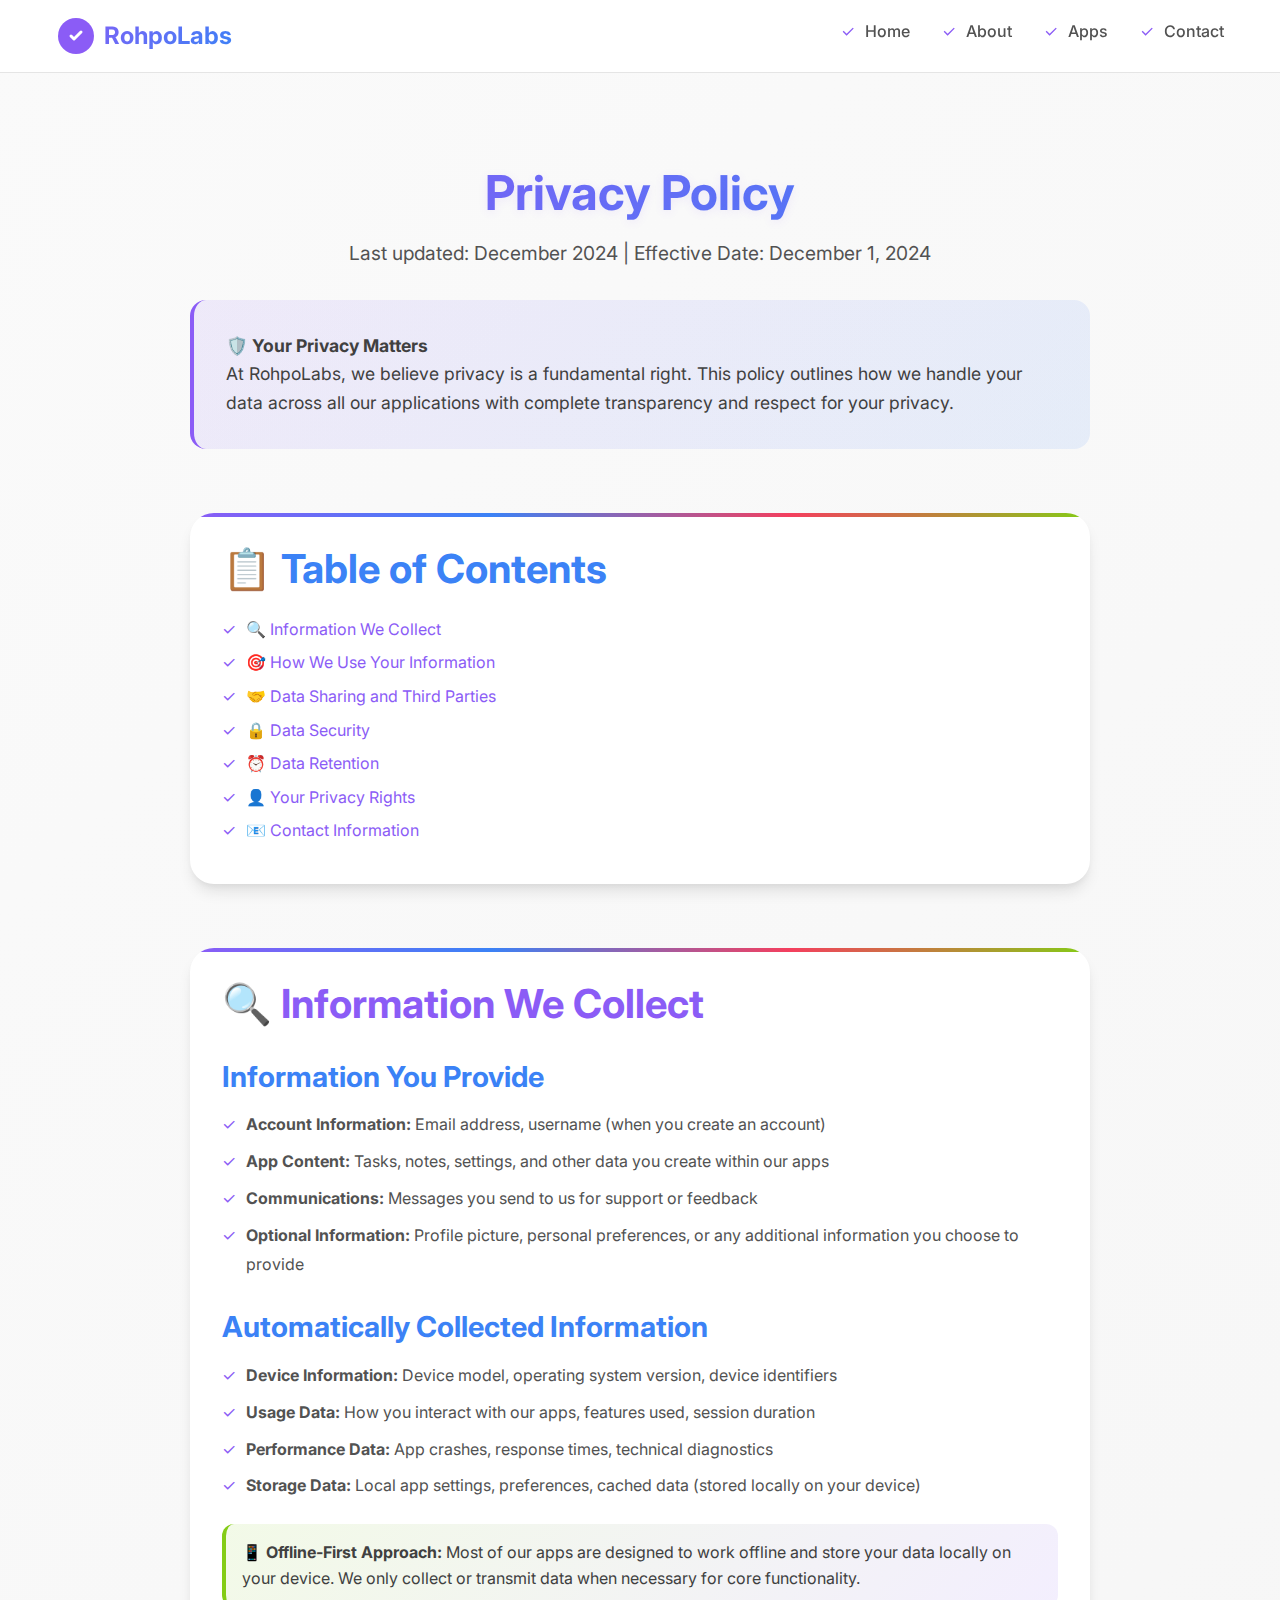
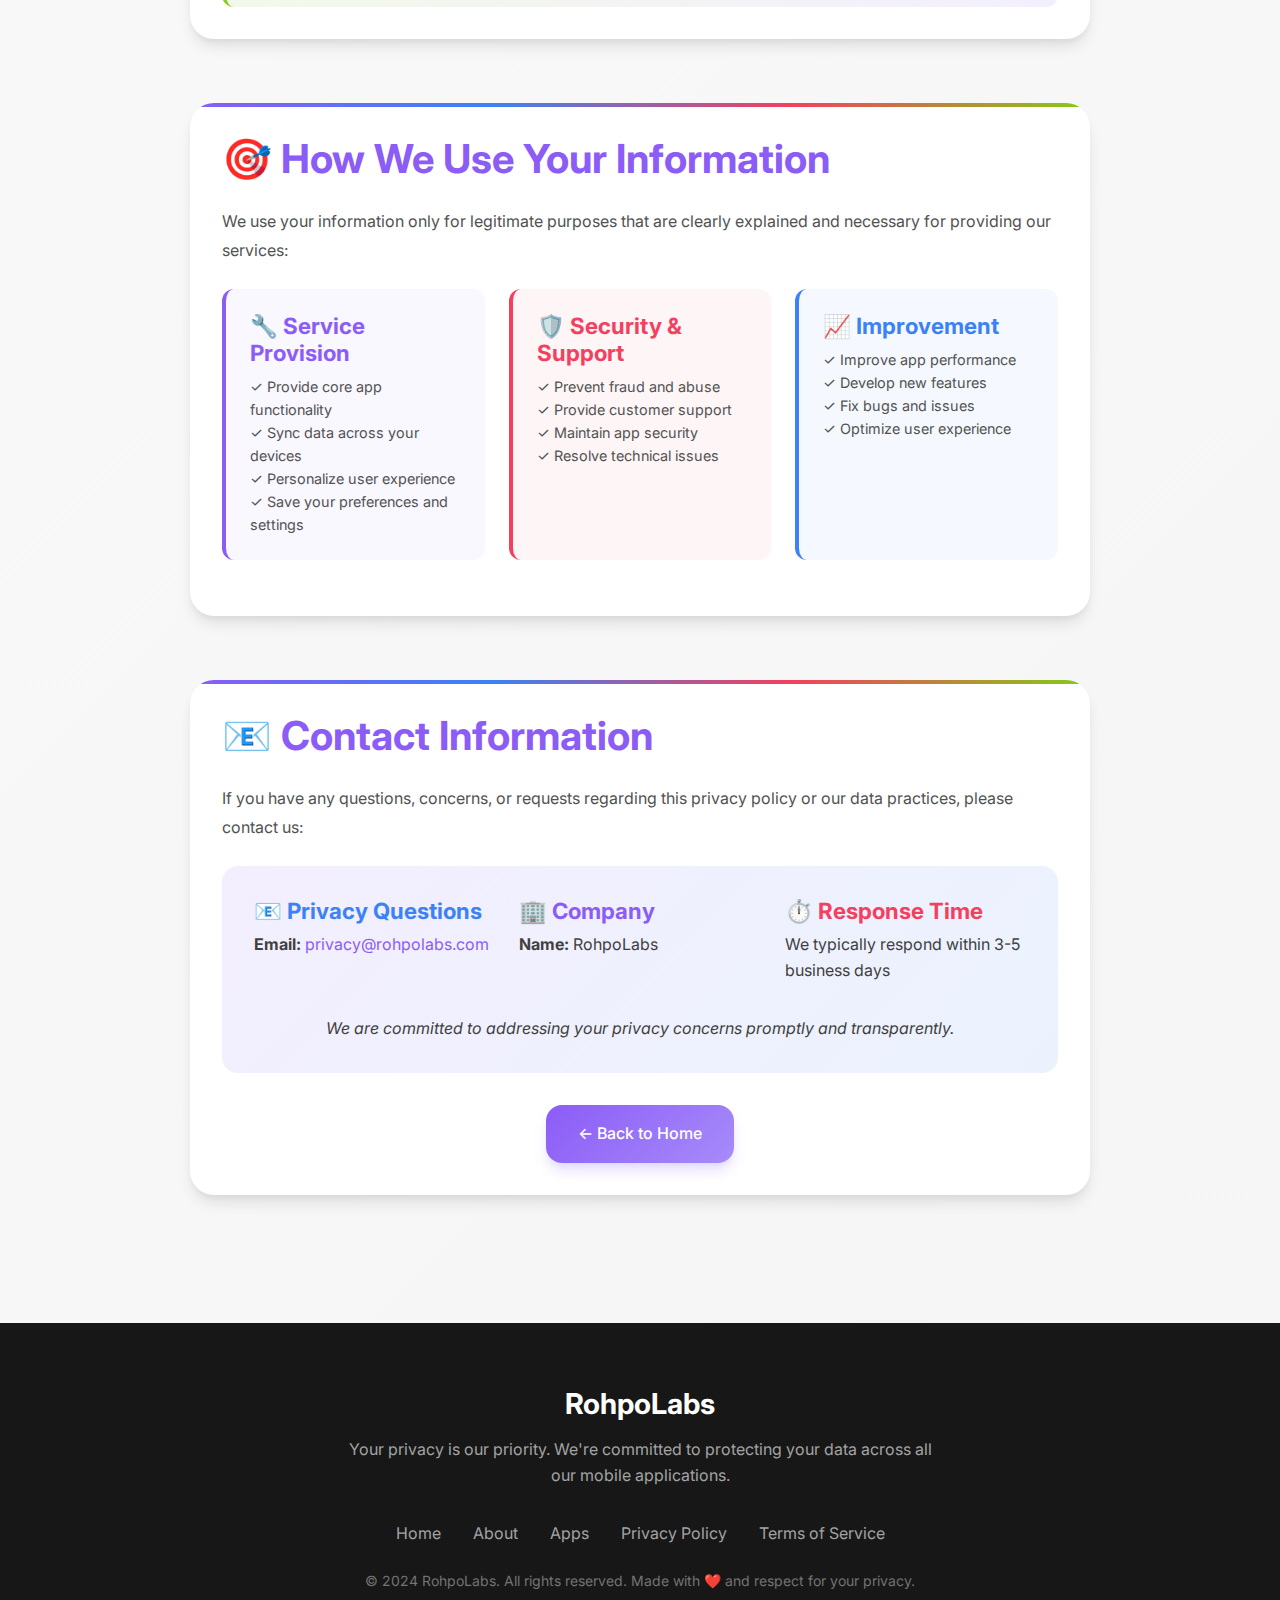
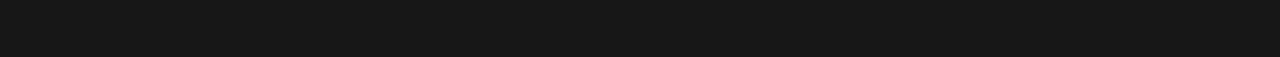
<file: legal/privacy-policy-styled.html>
<!DOCTYPE html>
<html lang="en">
<head>
    <meta charset="UTF-8">
    <meta name="viewport" content="width=device-width, initial-scale=1.0">
    <title>Privacy Policy - RohpoLabs</title>
    <meta name="description" content="RohpoLabs comprehensive privacy policy. Learn how we collect, use, and protect your data across all our mobile applications.">
    <meta name="robots" content="index, follow">

    <!-- Google Fonts -->
    <link rel="preconnect" href="https://fonts.googleapis.com">
    <link rel="preconnect" href="https://fonts.gstatic.com" crossorigin>
    <link href="https://fonts.googleapis.com/css2?family=Inter:wght@300;400;500;600;700&display=swap" rel="stylesheet">

    <!-- Embedded CSS for immediate styling -->
    <style>
        /* RohpoLabs Creative Colorful CSS Framework */

        /* CSS Variables for Creative Color Palette */
        :root {
          /* Primary Colors - Creative & Colorful */
          --primary-purple: #8B5CF6;
          --primary-purple-light: #A78BFA;
          --primary-purple-dark: #7C3AED;

          /* Secondary Colors */
          --secondary-blue: #3B82F6;
          --secondary-blue-light: #60A5FA;
          --secondary-blue-dark: #2563EB;

          /* Accent Colors */
          --accent-coral: #F43F5E;
          --accent-coral-light: #FB7185;
          --accent-coral-dark: #E11D48;

          --highlight-lime: #84CC16;
          --highlight-lime-light: #A3E635;
          --highlight-lime-dark: #65A30D;

          /* Neutral Colors */
          --neutral-50: #FAFAFA;
          --neutral-100: #F5F5F5;
          --neutral-200: #E5E5E5;
          --neutral-300: #D4D4D4;
          --neutral-400: #A3A3A3;
          --neutral-500: #737373;
          --neutral-600: #525252;
          --neutral-700: #404040;
          --neutral-800: #262626;
          --neutral-900: #171717;

          /* Typography */
          --font-primary: 'Inter', -apple-system, BlinkMacSystemFont, 'Segoe UI', Roboto, sans-serif;
          --font-weight-light: 300;
          --font-weight-normal: 400;
          --font-weight-medium: 500;
          --font-weight-semibold: 600;
          --font-weight-bold: 700;

          /* Spacing */
          --space-xs: 0.25rem;
          --space-sm: 0.5rem;
          --space-md: 1rem;
          --space-lg: 1.5rem;
          --space-xl: 2rem;
          --space-2xl: 3rem;
          --space-3xl: 4rem;

          /* Border Radius */
          --radius-sm: 0.25rem;
          --radius-md: 0.5rem;
          --radius-lg: 0.75rem;
          --radius-xl: 1rem;
          --radius-2xl: 1.5rem;
          --radius-full: 9999px;

          /* Shadows */
          --shadow-sm: 0 1px 2px 0 rgba(0, 0, 0, 0.05);
          --shadow-md: 0 4px 6px -1px rgba(0, 0, 0, 0.1), 0 2px 4px -1px rgba(0, 0, 0, 0.06);
          --shadow-lg: 0 10px 15px -3px rgba(0, 0, 0, 0.1), 0 4px 6px -2px rgba(0, 0, 0, 0.05);
          --shadow-xl: 0 20px 25px -5px rgba(0, 0, 0, 0.1), 0 10px 10px -5px rgba(0, 0, 0, 0.04);
          --shadow-colorful: 0 10px 15px -3px rgba(139, 92, 246, 0.2), 0 4px 6px -2px rgba(59, 130, 246, 0.1);

          /* Transitions */
          --transition-fast: 150ms cubic-bezier(0.4, 0, 0.2, 1);
          --transition-normal: 300ms cubic-bezier(0.4, 0, 0.2, 1);
          --transition-slow: 500ms cubic-bezier(0.4, 0, 0.2, 1);
        }

        /* Base Styles */
        * {
          margin: 0;
          padding: 0;
          box-sizing: border-box;
        }

        html {
          scroll-behavior: smooth;
        }

        body {
          font-family: var(--font-primary);
          font-weight: var(--font-weight-normal);
          line-height: 1.6;
          color: var(--neutral-800);
          background: linear-gradient(135deg, #fafafa 0%, #f5f5f5 100%);
          min-height: 100vh;
        }

        /* Typography */
        h1, h2, h3, h4, h5, h6 {
          font-weight: var(--font-weight-bold);
          line-height: 1.2;
          margin-bottom: var(--space-md);
        }

        h1 {
          font-size: clamp(2rem, 5vw, 3rem);
          background: linear-gradient(135deg, var(--primary-purple), var(--secondary-blue));
          -webkit-background-clip: text;
          background-clip: text;
          -webkit-text-fill-color: transparent;
          text-shadow: 0 2px 10px rgba(139, 92, 246, 0.1);
        }

        h2 {
          font-size: clamp(1.8rem, 4vw, 2.5rem);
          color: var(--neutral-900);
        }

        h3 {
          font-size: clamp(1.4rem, 3vw, 1.8rem);
          color: var(--neutral-800);
        }

        h4 {
          font-size: clamp(1.2rem, 3vw, 1.4rem);
          color: var(--neutral-700);
        }

        p {
          margin-bottom: var(--space-md);
          color: var(--neutral-600);
        }

        a {
          color: var(--primary-purple);
          text-decoration: none;
          transition: color var(--transition-fast);
        }

        a:hover {
          color: var(--primary-purple-dark);
        }

        /* Creative Buttons */
        .btn {
          display: inline-flex;
          align-items: center;
          justify-content: center;
          padding: var(--space-md) var(--space-xl);
          border-radius: var(--radius-xl);
          font-weight: var(--font-weight-medium);
          font-size: 1rem;
          text-decoration: none;
          transition: all var(--transition-normal);
          cursor: pointer;
          border: none;
          position: relative;
          overflow: hidden;
        }

        .btn::before {
          content: '';
          position: absolute;
          top: 0;
          left: -100%;
          width: 100%;
          height: 100%;
          background: linear-gradient(90deg, transparent, rgba(255,255,255,0.2), transparent);
          transition: left var(--transition-slow);
        }

        .btn:hover::before {
          left: 100%;
        }

        .btn-primary {
          background: linear-gradient(135deg, var(--primary-purple), var(--primary-purple-light));
          color: white;
          box-shadow: var(--shadow-colorful);
        }

        .btn-primary:hover {
          transform: translateY(-2px);
          box-shadow: 0 15px 20px -5px rgba(139, 92, 246, 0.3);
        }

        .btn-secondary {
          background: linear-gradient(135deg, var(--secondary-blue), var(--secondary-blue-light));
          color: white;
          box-shadow: 0 10px 15px -3px rgba(59, 130, 246, 0.2);
        }

        .btn-highlight {
          background: linear-gradient(135deg, var(--highlight-lime), var(--highlight-lime-light));
          color: white;
          box-shadow: 0 10px 15px -3px rgba(132, 204, 22, 0.2);
        }

        /* Layout Components */
        .container {
          max-width: 1200px;
          margin: 0 auto;
          padding: 0 var(--space-md);
        }

        /* Navigation Header */
        .header {
          background: rgba(255, 255, 255, 0.95);
          backdrop-filter: blur(10px);
          border-bottom: 1px solid var(--neutral-200);
          position: fixed;
          top: 0;
          left: 0;
          right: 0;
          z-index: 1000;
          padding: var(--space-md) 0;
        }

        .nav {
          display: flex;
          justify-content: space-between;
          align-items: center;
        }

        .logo {
          font-size: 1.5rem;
          font-weight: var(--font-weight-bold);
          background: linear-gradient(135deg, var(--primary-purple), var(--secondary-blue));
          -webkit-background-clip: text;
          background-clip: text;
          -webkit-text-fill-color: transparent;
          display: flex;
          align-items: center;
        }

        .nav-links {
          display: flex;
          gap: var(--space-xl);
          list-style: none;
        }

        .nav-link {
          color: var(--neutral-600);
          font-weight: var(--font-weight-medium);
          transition: color var(--transition-fast);
          position: relative;
        }

        .nav-link:hover {
          color: var(--primary-purple);
        }

        .nav-link::after {
          content: '';
          position: absolute;
          bottom: -5px;
          left: 0;
          width: 0;
          height: 2px;
          background: linear-gradient(90deg, var(--primary-purple), var(--secondary-blue));
          transition: width var(--transition-normal);
        }

        .nav-link:hover::after {
          width: 100%;
        }

        /* Creative Cards */
        .card {
          background: white;
          border-radius: var(--radius-2xl);
          padding: var(--space-xl);
          box-shadow: var(--shadow-lg);
          transition: all var(--transition-normal);
          position: relative;
          overflow: hidden;
        }

        .card::before {
          content: '';
          position: absolute;
          top: 0;
          left: 0;
          right: 0;
          height: 4px;
          background: linear-gradient(90deg, var(--primary-purple), var(--secondary-blue), var(--accent-coral), var(--highlight-lime));
          animation: gradient-shift 3s ease-in-out infinite;
        }

        @keyframes gradient-shift {
          0%, 100% { transform: translateX(0); }
          50% { transform: translateX(10px); }
        }

        .card:hover {
          transform: translateY(-5px);
          box-shadow: var(--shadow-xl);
        }

        /* Main Content */
        main {
          padding: calc(100px + var(--space-3xl)) 0 var(--space-3xl);
        }

        /* Sections */
        .section {
          padding: var(--space-3xl) 0;
        }

        .section-title {
          text-align: center;
          margin-bottom: var(--space-3xl);
        }

        /* Footer */
        .footer {
          background: var(--neutral-900);
          color: white;
          padding: var(--space-3xl) 0 var(--space-xl);
          text-align: center;
        }

        .footer-content {
          margin-bottom: var(--space-xl);
        }

        .footer-links {
          display: flex;
          justify-content: center;
          gap: var(--space-xl);
          margin-bottom: var(--space-lg);
          flex-wrap: wrap;
        }

        .footer-link {
          color: var(--neutral-400);
          transition: color var(--transition-fast);
          text-decoration: none;
        }

        .footer-link:hover {
          color: var(--primary-purple-light);
        }

        /* Utility Classes */
        .text-center { text-align: center; }
        .text-left { text-align: left; }
        .text-right { text-align: right; }

        .mb-sm { margin-bottom: var(--space-sm); }
        .mb-md { margin-bottom: var(--space-md); }
        .mb-lg { margin-bottom: var(--space-lg); }
        .mb-xl { margin-bottom: var(--space-xl); }
        .mb-2xl { margin-bottom: var(--space-2xl); }
        .mb-3xl { margin-bottom: var(--space-3xl); }

        .mt-sm { margin-top: var(--space-sm); }
        .mt-md { margin-top: var(--space-md); }
        .mt-lg { margin-top: var(--space-lg); }
        .mt-xl { margin-top: var(--space-xl); }
        .mt-2xl { margin-top: var(--space-2xl); }

        /* Lists */
        ul {
          list-style: none;
          padding: 0;
        }

        ul li {
          margin-bottom: var(--space-sm);
          padding-left: var(--space-lg);
          position: relative;
        }

        ul li::before {
          content: '✓';
          position: absolute;
          left: 0;
          color: var(--primary-purple);
        }

        /* Responsive Design */
        @media (max-width: 768px) {
          .nav-links {
            display: none;
          }

          .footer-links {
            flex-direction: column;
            gap: var(--space-md);
          }

          .container {
            padding: 0 var(--space-sm);
          }

          .card {
            padding: var(--space-lg);
          }

          main {
            padding: calc(80px + var(--space-2xl)) 0 var(--space-2xl);
          }

          .section {
            padding: var(--space-2xl) 0;
          }
        }

        @media (max-width: 480px) {
          .container {
            padding: 0 var(--space-sm);
          }

          .card {
            padding: var(--space-md);
          }
        }
    </style>
</head>
<body>
    <!-- Navigation Header -->
    <header class="header">
        <nav class="container nav">
            <div class="logo">
                <svg width="40" height="40" viewBox="0 0 40 40" fill="none" xmlns="http://www.w3.org/2000/svg" style="margin-right: 8px; vertical-align: middle;">
                    <circle cx="20" cy="20" r="18" fill="url(#gradient1)"/>
                    <path d="M15 20L18 23L25 16" stroke="white" stroke-width="3" stroke-linecap="round" stroke-linejoin="round"/>
                    <defs>
                        <linearGradient id="gradient1" x1="2" y1="2" x2="38" y2="38">
                            <stop stop-color="#8B5CF6"/>
                            <stop offset="1" stop-color="#3B82F6"/>
                        </linearGradient>
                    </defs>
                </svg>
                RohpoLabs
            </div>
            <ul class="nav-links">
                <li><a href="../index-styled.html" class="nav-link">Home</a></li>
                <li><a href="../about.html" class="nav-link">About</a></li>
                <li><a href="../apps/index.html" class="nav-link">Apps</a></li>
                <li><a href="../index-styled.html#contact" class="nav-link">Contact</a></li>
            </ul>
        </nav>
    </header>

    <!-- Main Content -->
    <main>
        <div class="container">
            <div style="max-width: 900px; margin: 0 auto;">

                <!-- Header -->
                <div style="text-align: center; margin-bottom: var(--space-3xl);">
                    <h1>Privacy Policy</h1>
                    <p style="font-size: 1.2rem; color: var(--neutral-600); max-width: 700px; margin: 0 auto;">
                        Last updated: December 2024 | Effective Date: December 1, 2024
                    </p>
                    <div style="background: linear-gradient(135deg, rgba(139, 92, 246, 0.1), rgba(59, 130, 246, 0.1)); padding: var(--space-xl); border-radius: var(--radius-xl); margin-top: var(--space-xl); border-left: 4px solid var(--primary-purple);">
                        <p style="color: var(--neutral-700); font-size: 1.1rem; margin: 0; text-align: left;">
                            <strong>🛡️ Your Privacy Matters</strong><br>
                            At RohpoLabs, we believe privacy is a fundamental right. This policy outlines how we handle your data across all our applications with complete transparency and respect for your privacy.
                        </p>
                    </div>
                </div>

                <!-- Table of Contents -->
                <div class="card mb-3xl">
                    <h2 style="color: var(--secondary-blue); margin-bottom: var(--space-lg);">📋 Table of Contents</h2>
                    <ul>
                        <li><a href="#information-we-collect" style="color: var(--primary-purple);">🔍 Information We Collect</a></li>
                        <li><a href="#how-we-use-information" style="color: var(--primary-purple);">🎯 How We Use Your Information</a></li>
                        <li><a href="#data-sharing" style="color: var(--primary-purple);">🤝 Data Sharing and Third Parties</a></li>
                        <li><a href="#data-security" style="color: var(--primary-purple);">🔒 Data Security</a></li>
                        <li><a href="#data-retention" style="color: var(--primary-purple);">⏰️ Data Retention</a></li>
                        <li><a href="#your-rights" style="color: var(--primary-purple);">👤 Your Privacy Rights</a></li>
                        <li><a href="#contact-information" style="color: var(--primary-purple);">📧 Contact Information</a></li>
                    </ul>
                </div>

                <!-- Information We Collect -->
                <section id="information-we-collect" class="card mb-3xl">
                    <h2 style="color: var(--primary-purple); margin-bottom: var(--space-lg);">🔍 Information We Collect</h2>

                    <h3 style="color: var(--secondary-blue); margin-bottom: var(--space-md); margin-top: var(--space-xl);">Information You Provide</h3>
                    <ul style="color: var(--neutral-600); line-height: 1.8;">
                        <li><strong>Account Information:</strong> Email address, username (when you create an account)</li>
                        <li><strong>App Content:</strong> Tasks, notes, settings, and other data you create within our apps</li>
                        <li><strong>Communications:</strong> Messages you send to us for support or feedback</li>
                        <li><strong>Optional Information:</strong> Profile picture, personal preferences, or any additional information you choose to provide</li>
                    </ul>

                    <h3 style="color: var(--secondary-blue); margin-bottom: var(--space-md); margin-top: var(--space-xl);">Automatically Collected Information</h3>
                    <ul style="color: var(--neutral-600); line-height: 1.8;">
                        <li><strong>Device Information:</strong> Device model, operating system version, device identifiers</li>
                        <li><strong>Usage Data:</strong> How you interact with our apps, features used, session duration</li>
                        <li><strong>Performance Data:</strong> App crashes, response times, technical diagnostics</li>
                        <li><strong>Storage Data:</strong> Local app settings, preferences, cached data (stored locally on your device)</li>
                    </ul>

                    <div style="background: linear-gradient(135deg, rgba(132, 204, 22, 0.1), rgba(139, 92, 246, 0.1)); padding: var(--space-md); border-radius: var(--radius-lg); margin-top: var(--space-lg); border-left: 4px solid var(--highlight-lime);">
                        <p style="color: var(--neutral-700); margin: 0;">
                            <strong>📱 Offline-First Approach:</strong> Most of our apps are designed to work offline and store your data locally on your device. We only collect or transmit data when necessary for core functionality.
                        </p>
                    </div>
                </section>

                <!-- How We Use Information -->
                <section id="how-we-use-information" class="card mb-3xl">
                    <h2 style="color: var(--primary-purple); margin-bottom: var(--space-lg);">🎯 How We Use Your Information</h2>

                    <p style="color: var(--neutral-600); line-height: 1.8; margin-bottom: var(--space-lg);">
                        We use your information only for legitimate purposes that are clearly explained and necessary for providing our services:
                    </p>

                    <div style="display: grid; grid-template-columns: repeat(auto-fit, minmax(250px, 1fr)); gap: var(--space-lg); margin-bottom: var(--space-lg);">
                        <div style="background: rgba(139, 92, 246, 0.05); padding: var(--space-lg); border-radius: var(--radius-lg); border-left: 4px solid var(--primary-purple);">
                            <h4 style="color: var(--primary-purple); margin-bottom: var(--space-sm);">🔧 Service Provision</h4>
                            <p style="color: var(--neutral-600); font-size: 0.9rem; margin: 0;">
                                ✓ Provide core app functionality<br>
                                ✓ Sync data across your devices<br>
                                ✓ Personalize user experience<br>
                                ✓ Save your preferences and settings
                            </p>
                        </div>

                        <div style="background: rgba(244, 63, 94, 0.05); padding: var(--space-lg); border-radius: var(--radius-lg); border-left: 4px solid var(--accent-coral);">
                            <h4 style="color: var(--accent-coral); margin-bottom: var(--space-sm);">🛡️ Security & Support</h4>
                            <p style="color: var(--neutral-600); font-size: 0.9rem; margin: 0;">
                                ✓ Prevent fraud and abuse<br>
                                ✓ Provide customer support<br>
                                ✓ Maintain app security<br>
                                ✓ Resolve technical issues
                            </p>
                        </div>

                        <div style="background: rgba(59, 130, 246, 0.05); padding: var(--space-lg); border-radius: var(--radius-lg); border-left: 4px solid var(--secondary-blue);">
                            <h4 style="color: var(--secondary-blue); margin-bottom: var(--space-sm);">📈 Improvement</h4>
                            <p style="color: var(--neutral-600); font-size: 0.9rem; margin: 0;">
                                ✓ Improve app performance<br>
                                ✓ Develop new features<br>
                                ✓ Fix bugs and issues<br>
                                ✓ Optimize user experience
                            </p>
                        </div>
                    </div>
                </section>

                <!-- Contact Information -->
                <section id="contact-information" class="card mb-3xl">
                    <h2 style="color: var(--primary-purple); margin-bottom: var(--space-lg);">📧 Contact Information</h2>

                    <p style="color: var(--neutral-600); line-height: 1.8; margin-bottom: var(--space-lg);">
                        If you have any questions, concerns, or requests regarding this privacy policy or our data practices, please contact us:
                    </p>

                    <div style="background: linear-gradient(135deg, rgba(139, 92, 246, 0.1), rgba(59, 130, 246, 0.1)); padding: var(--space-xl); border-radius: var(--radius-xl); margin-top: var(--space-lg); text-align: center;">
                        <div style="display: grid; grid-template-columns: repeat(auto-fit, minmax(200px, 1fr)); gap: var(--space-lg); text-align: left;">
                            <div>
                                <h4 style="color: var(--secondary-blue); margin-bottom: var(--space-sm);">📧 Privacy Questions</h4>
                                <p style="color: var(--neutral-700); margin: 0;">
                                    <strong>Email:</strong> <a href="mailto:privacy@rohpolabs.com" style="color: var(--primary-purple);">privacy@rohpolabs.com</a>
                                </p>
                            </div>
                            <div>
                                <h4 style="color: var(--primary-purple); margin-bottom: var(--space-sm);">🏢 Company</h4>
                                <p style="color: var(--neutral-700); margin: 0;">
                                    <strong>Name:</strong> RohpoLabs
                                </p>
                            </div>
                            <div>
                                <h4 style="color: var(--accent-coral); margin-bottom: var(--space-sm);">⏱️ Response Time</h4>
                                <p style="color: var(--neutral-700); margin: 0;">
                                    We typically respond within 3-5 business days
                                </p>
                            </div>
                        </div>

                        <div style="margin-top: var(--space-xl); text-align: center;">
                            <p style="color: var(--neutral-700); font-style: italic; margin: 0;">
                                We are committed to addressing your privacy concerns promptly and transparently.
                            </p>
                        </div>
                    </div>

                    <div style="text-align: center; margin-top: var(--space-xl);">
                        <a href="../index-styled.html" class="btn btn-primary">← Back to Home</a>
                    </div>
                </section>

            </div>
        </div>
    </main>

    <!-- Footer -->
    <footer class="footer">
        <div class="container">
            <div class="footer-content">
                <div style="max-width: 600px; margin: 0 auto; text-align: center;">
                    <h3 style="margin-bottom: var(--space-md); color: white;">RohpoLabs</h3>
                    <p style="color: var(--neutral-400); margin-bottom: var(--space-xl);">
                        Your privacy is our priority. We're committed to protecting your data across all our mobile applications.
                    </p>
                    <div class="footer-links">
                        <a href="../index-styled.html" class="footer-link">Home</a>
                        <a href="../about.html" class="footer-link">About</a>
                        <a href="../apps/index.html" class="footer-link">Apps</a>
                        <a href="privacy-policy-styled.html" class="footer-link">Privacy Policy</a>
                        <a href="terms-of-service-styled.html" class="footer-link">Terms of Service</a>
                    </div>
                    <div style="margin-top: var(--space-lg);">
                        <p style="color: var(--neutral-500); font-size: 0.875rem;">
                            © 2024 RohpoLabs. All rights reserved. Made with ❤️ and respect for your privacy.
                        </p>
                    </div>
                </div>
            </div>
        </div>
    </footer>
</body>
</html>
</file>
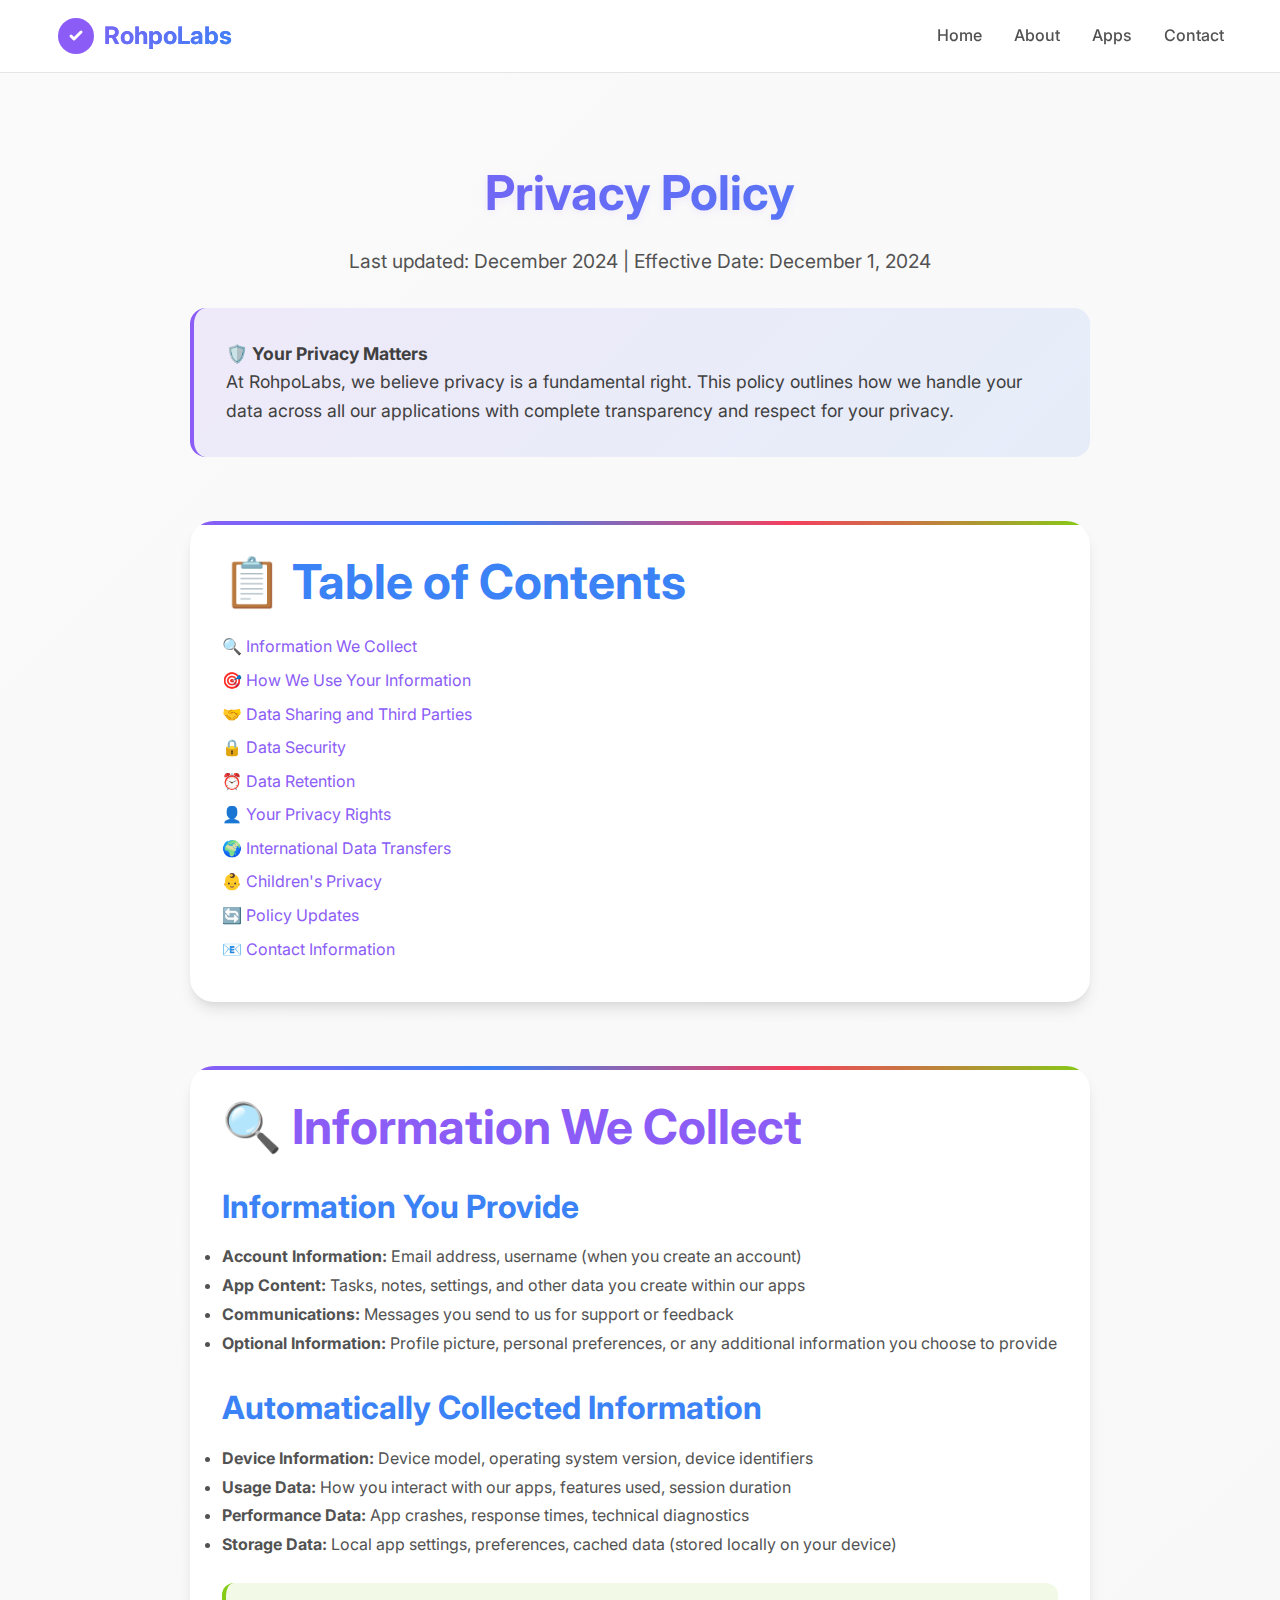
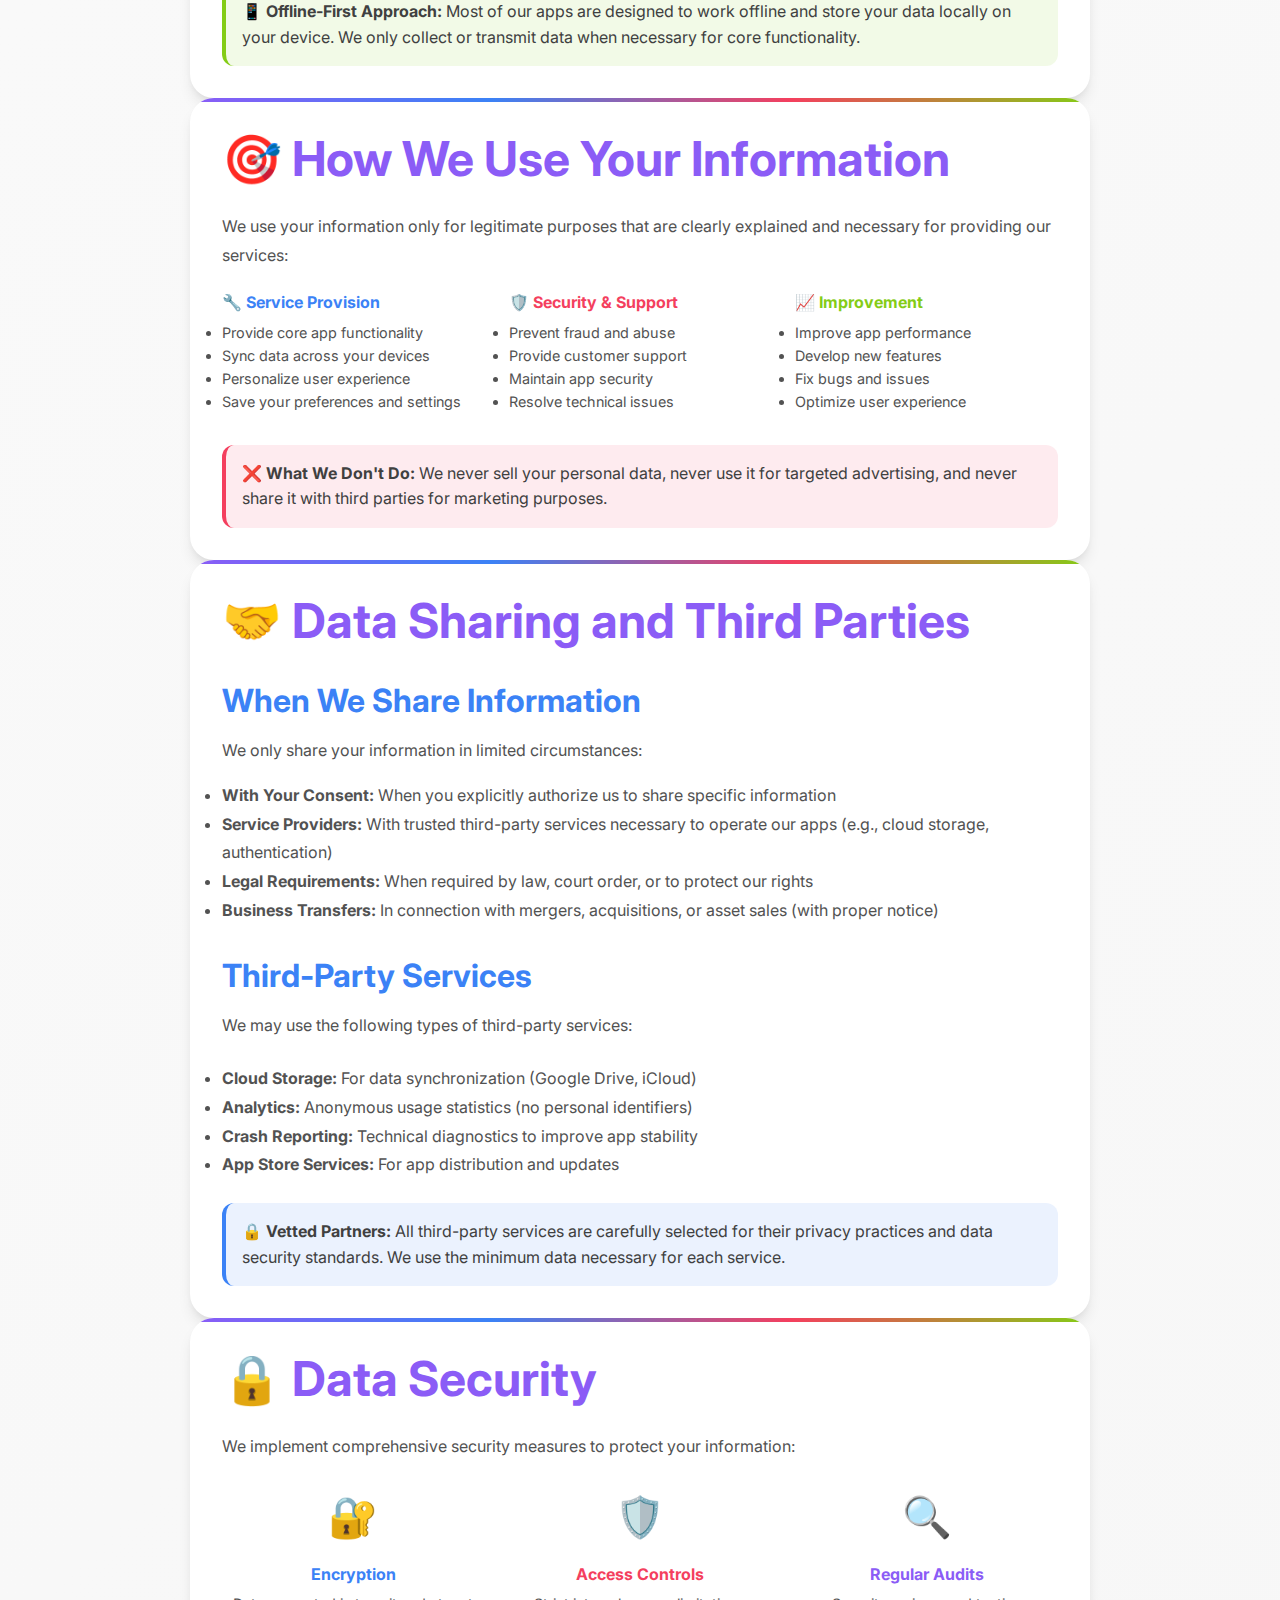
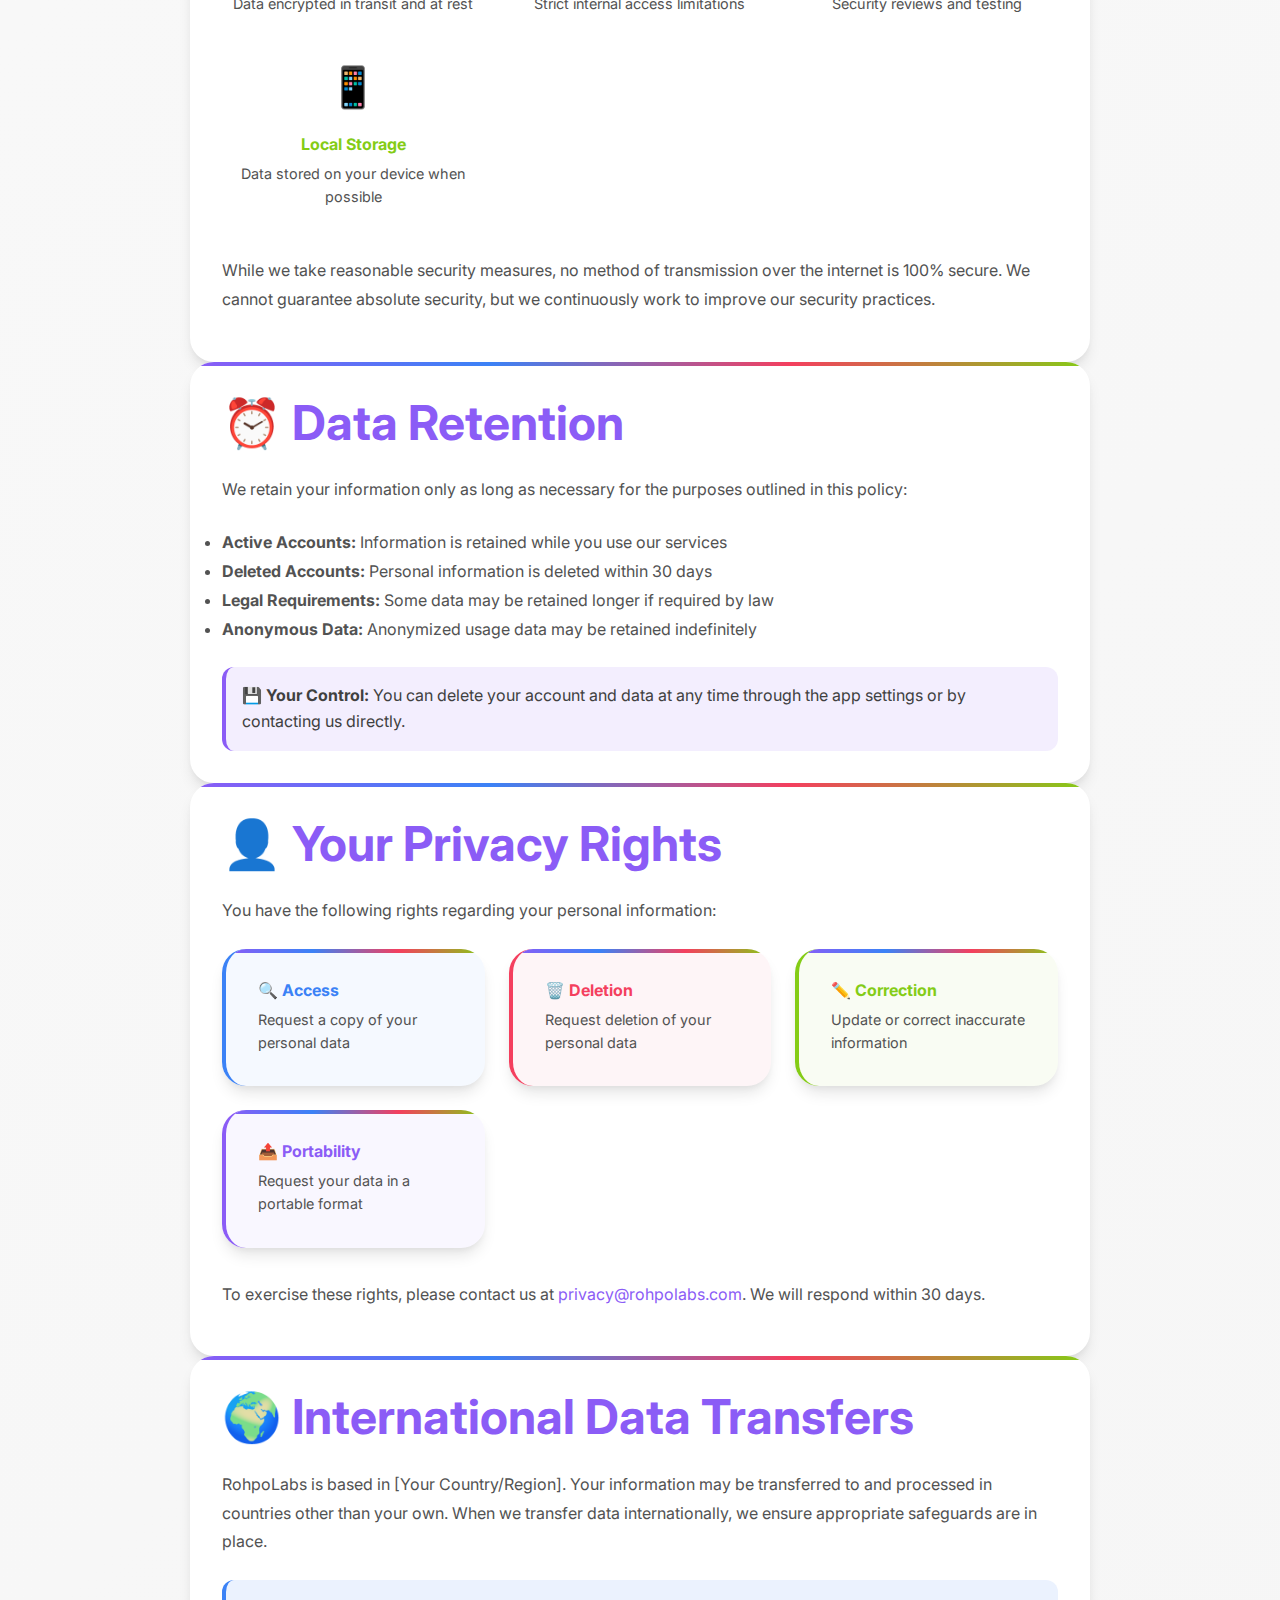
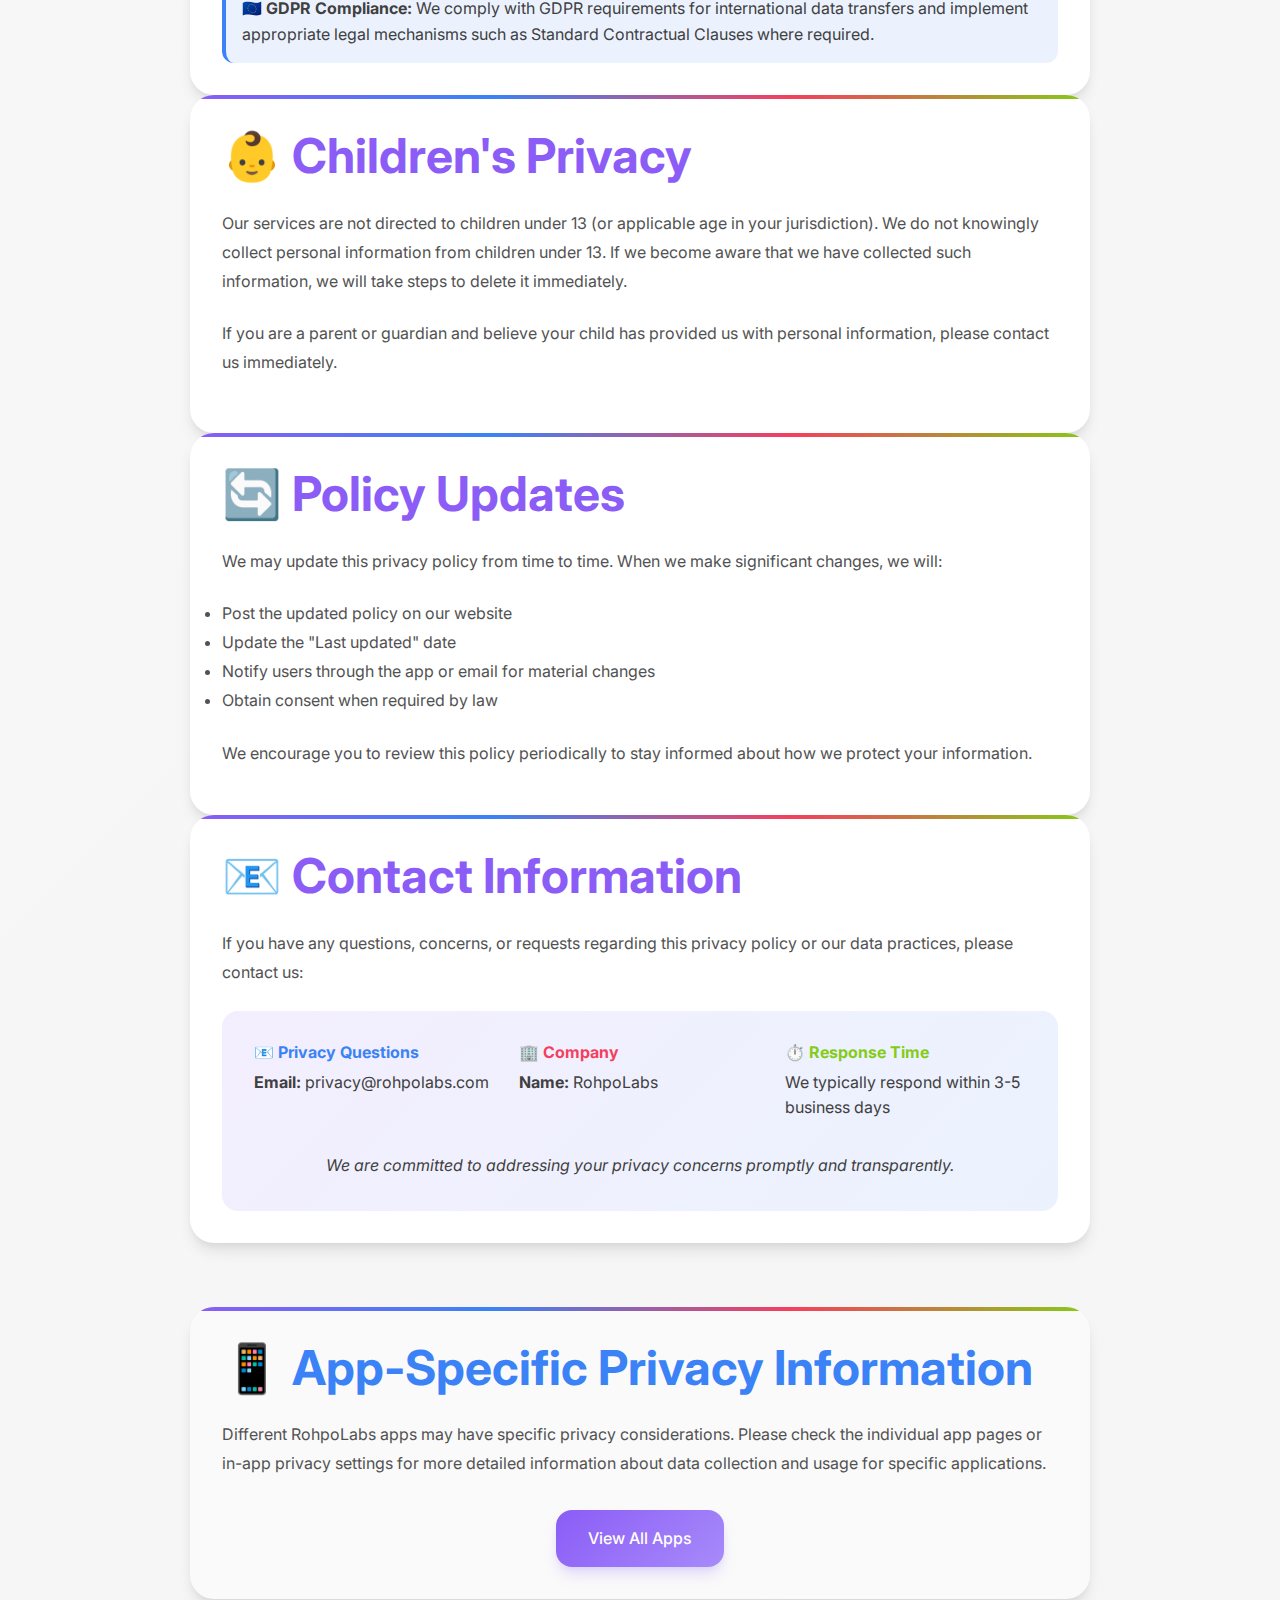
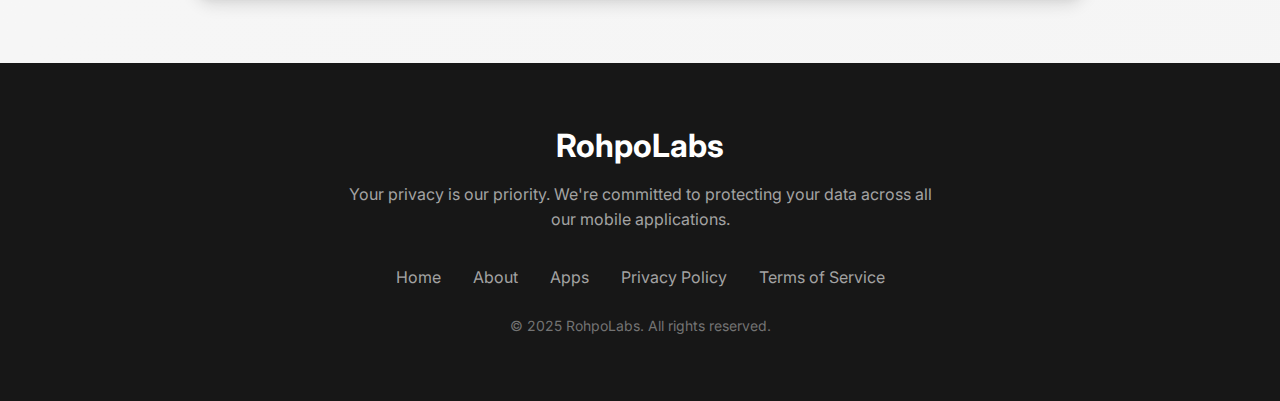
<file: legal/privacy-policy.html>
<!DOCTYPE html>
<html lang="en">
<head>
    <meta charset="UTF-8">
    <meta name="viewport" content="width=device-width, initial-scale=1.0">
    <title>Privacy Policy - RohpoLabs</title>
    <meta name="description" content="RohpoLabs comprehensive privacy policy. Learn how we collect, use, and protect your data across all our mobile applications.">
    <meta name="robots" content="index, follow">

    <!-- Open Graph Meta Tags -->
    <meta property="og:title" content="Privacy Policy - RohpoLabs">
    <meta property="og:description" content="Our commitment to protecting your privacy and data across all RohpoLabs applications">
    <meta property="og:type" content="website">
    <meta property="og:url" content="https://rohpolabs.com/legal/privacy-policy.html">

    <!-- Favicon -->
    <link rel="icon" type="image/svg+xml" href="../assets/images/favicon.svg">
    <link rel="icon" type="image/png" href="../assets/images/favicon.png">

    <!-- Stylesheets -->
    <link rel="stylesheet" href="../assets/css/style.css">

    <!-- Google Fonts -->
    <link rel="preconnect" href="https://fonts.googleapis.com">
    <link rel="preconnect" href="https://fonts.gstatic.com" crossorigin>
    <link href="https://fonts.googleapis.com/css2?family=Inter:wght@300;400;500;600;700&display=swap" rel="stylesheet">
</head>
<body>
    <!-- Navigation Header -->
    <header class="header">
        <nav class="container nav">
            <div class="logo">
                <a href="../index.html" class="logo-link">
                    <svg width="40" height="40" viewBox="0 0 40 40" fill="none" xmlns="http://www.w3.org/2000/svg" style="margin-right: 8px; vertical-align: middle;">
                        <circle cx="20" cy="20" r="18" fill="url(#gradient1)"/>
                        <path d="M15 20L18 23L25 16" stroke="white" stroke-width="3" stroke-linecap="round" stroke-linejoin="round"/>
                        <defs>
                            <linearGradient id="gradient1" x1="2" y1="2" x2="38" y2="38">
                                <stop stop-color="#8B5CF6"/>
                                <stop offset="1" stop-color="#3B82F6"/>
                            </linearGradient>
                        </defs>
                    </svg>
                    RohpoLabs
                </a>
            </div>
            <ul class="nav-links">
                <li><a href="../index.html" class="nav-link">Home</a></li>
                <li><a href="../about.html" class="nav-link">About</a></li>
                <li><a href="../apps/index.html" class="nav-link">Apps</a></li>
                <li><a href="../index.html#contact" class="nav-link">Contact</a></li>
            </ul>
        </nav>
    </header>

    <!-- Main Content -->
    <main style="padding: calc(100px + var(--space-3xl)) 0 var(--space-3xl);">
        <div class="container">
            <div style="max-width: 900px; margin: 0 auto;">

                <!-- Header -->
                <div style="text-align: center; margin-bottom: var(--space-3xl);">
                    <h1 style="font-size: clamp(2rem, 5vw, 3rem); margin-bottom: var(--space-lg); color: var(--primary-purple);">
                        Privacy Policy
                    </h1>
                    <p style="font-size: 1.2rem; color: var(--neutral-600); max-width: 700px; margin: 0 auto;">
                        Last updated: December 2024 | Effective Date: December 1, 2024
                    </p>
                    <div style="background: linear-gradient(135deg, rgba(139, 92, 246, 0.1), rgba(59, 130, 246, 0.1)); padding: var(--space-xl); border-radius: var(--radius-xl); margin-top: var(--space-xl); border-left: 4px solid var(--primary-purple);">
                        <p style="color: var(--neutral-700); font-size: 1.1rem; margin: 0; text-align: left;">
                            <strong>🛡️ Your Privacy Matters</strong><br>
                            At RohpoLabs, we believe privacy is a fundamental right. This policy outlines how we handle your data across all our applications with complete transparency and respect for your privacy.
                        </p>
                    </div>
                </div>

                <!-- Table of Contents -->
                <div class="card" style="margin-bottom: var(--space-3xl);">
                    <h2 style="color: var(--secondary-blue); margin-bottom: var(--space-lg);">📋 Table of Contents</h2>
                    <ul style="list-style: none; padding: 0;">
                        <li style="margin-bottom: var(--space-sm);"><a href="#information-we-collect" style="color: var(--primary-purple); text-decoration: none;">🔍 Information We Collect</a></li>
                        <li style="margin-bottom: var(--space-sm);"><a href="#how-we-use-information" style="color: var(--primary-purple); text-decoration: none;">🎯 How We Use Your Information</a></li>
                        <li style="margin-bottom: var(--space-sm);"><a href="#data-sharing" style="color: var(--primary-purple); text-decoration: none;">🤝 Data Sharing and Third Parties</a></li>
                        <li style="margin-bottom: var(--space-sm);"><a href="#data-security" style="color: var(--primary-purple); text-decoration: none;">🔒 Data Security</a></li>
                        <li style="margin-bottom: var(--space-sm);"><a href="#data-retention" style="color: var(--primary-purple); text-decoration: none;">⏰️ Data Retention</a></li>
                        <li style="margin-bottom: var(--space-sm);"><a href="#your-rights" style="color: var(--primary-purple); text-decoration: none;">👤 Your Privacy Rights</a></li>
                        <li style="margin-bottom: var(--space-sm);"><a href="#international-transfers" style="color: var(--primary-purple); text-decoration: none;">🌍 International Data Transfers</a></li>
                        <li style="margin-bottom: var(--space-sm);"><a href="#childrens-privacy" style="color: var(--primary-purple); text-decoration: none;">👶 Children's Privacy</a></li>
                        <li style="margin-bottom: var(--space-sm);"><a href="#policy-updates" style="color: var(--primary-purple); text-decoration: none;">🔄 Policy Updates</a></li>
                        <li style="margin-bottom: var(--space-sm);"><a href="#contact-information" style="color: var(--primary-purple); text-decoration: none;">📧 Contact Information</a></li>
                    </ul>
                </div>

                <!-- Information We Collect -->
                <section id="information-we-collect" class="card mb-3xl">
                    <h2 style="color: var(--primary-purple); margin-bottom: var(--space-lg);">🔍 Information We Collect</h2>

                    <h3 style="color: var(--secondary-blue); margin-bottom: var(--space-md); margin-top: var(--space-xl);">Information You Provide</h3>
                    <ul style="color: var(--neutral-600); line-height: 1.8;">
                        <li><strong>Account Information:</strong> Email address, username (when you create an account)</li>
                        <li><strong>App Content:</strong> Tasks, notes, settings, and other data you create within our apps</li>
                        <li><strong>Communications:</strong> Messages you send to us for support or feedback</li>
                        <li><strong>Optional Information:</strong> Profile picture, personal preferences, or any additional information you choose to provide</li>
                    </ul>

                    <h3 style="color: var(--secondary-blue); margin-bottom: var(--space-md); margin-top: var(--space-xl);">Automatically Collected Information</h3>
                    <ul style="color: var(--neutral-600); line-height: 1.8;">
                        <li><strong>Device Information:</strong> Device model, operating system version, device identifiers</li>
                        <li><strong>Usage Data:</strong> How you interact with our apps, features used, session duration</li>
                        <li><strong>Performance Data:</strong> App crashes, response times, technical diagnostics</li>
                        <li><strong>Storage Data:</strong> Local app settings, preferences, cached data (stored locally on your device)</li>
                    </ul>

                    <div style="background: rgba(132, 204, 22, 0.1); padding: var(--space-md); border-radius: var(--radius-lg); margin-top: var(--space-lg); border-left: 4px solid var(--highlight-lime);">
                        <p style="color: var(--neutral-700); margin: 0;">
                            <strong>📱 Offline-First Approach:</strong> Most of our apps are designed to work offline and store your data locally on your device. We only collect or transmit data when necessary for core functionality.
                        </p>
                    </div>
                </section>

                <!-- How We Use Information -->
                <section id="how-we-use-information" class="card mb-3xl">
                    <h2 style="color: var(--primary-purple); margin-bottom: var(--space-lg);">🎯 How We Use Your Information</h2>

                    <p style="color: var(--neutral-600); line-height: 1.8; margin-bottom: var(--space-lg);">
                        We use your information only for legitimate purposes that are clearly explained and necessary for providing our services:
                    </p>

                    <div style="grid-template-columns: repeat(auto-fit, minmax(250px, 1fr)); gap: var(--space-lg); display: grid;">
                        <div>
                            <h4 style="color: var(--secondary-blue); margin-bottom: var(--space-sm);">🔧 Service Provision</h4>
                            <ul style="color: var(--neutral-600); font-size: 0.9rem;">
                                <li>Provide core app functionality</li>
                                <li>Sync data across your devices</li>
                                <li>Personalize user experience</li>
                                <li>Save your preferences and settings</li>
                            </ul>
                        </div>

                        <div>
                            <h4 style="color: var(--accent-coral); margin-bottom: var(--space-sm);">🛡️ Security & Support</h4>
                            <ul style="color: var(--neutral-600); font-size: 0.9rem;">
                                <li>Prevent fraud and abuse</li>
                                <li>Provide customer support</li>
                                <li>Maintain app security</li>
                                <li>Resolve technical issues</li>
                            </ul>
                        </div>

                        <div>
                            <h4 style="color: var(--highlight-lime); margin-bottom: var(--space-sm);">📈 Improvement</h4>
                            <ul style="color: var(--neutral-600); font-size: 0.9rem;">
                                <li>Improve app performance</li>
                                <li>Develop new features</li>
                                <li>Fix bugs and issues</li>
                                <li>Optimize user experience</li>
                            </ul>
                        </div>
                    </div>

                    <div style="background: rgba(244, 63, 94, 0.1); padding: var(--space-md); border-radius: var(--radius-lg); margin-top: var(--space-xl); border-left: 4px solid var(--accent-coral);">
                        <p style="color: var(--neutral-700); margin: 0;">
                            <strong>❌ What We Don't Do:</strong> We never sell your personal data, never use it for targeted advertising, and never share it with third parties for marketing purposes.
                        </p>
                    </div>
                </section>

                <!-- Data Sharing -->
                <section id="data-sharing" class="card mb-3xl">
                    <h2 style="color: var(--primary-purple); margin-bottom: var(--space-lg);">🤝 Data Sharing and Third Parties</h2>

                    <h3 style="color: var(--secondary-blue); margin-bottom: var(--space-md); margin-top: var(--space-xl);">When We Share Information</h3>
                    <p style="color: var(--neutral-600); line-height: 1.8;">
                        We only share your information in limited circumstances:
                    </p>
                    <ul style="color: var(--neutral-600); line-height: 1.8;">
                        <li><strong>With Your Consent:</strong> When you explicitly authorize us to share specific information</li>
                        <li><strong>Service Providers:</strong> With trusted third-party services necessary to operate our apps (e.g., cloud storage, authentication)</li>
                        <li><strong>Legal Requirements:</strong> When required by law, court order, or to protect our rights</li>
                        <li><strong>Business Transfers:</strong> In connection with mergers, acquisitions, or asset sales (with proper notice)</li>
                    </ul>

                    <h3 style="color: var(--secondary-blue); margin-bottom: var(--space-md); margin-top: var(--space-xl);">Third-Party Services</h3>
                    <p style="color: var(--neutral-600); line-height: 1.8; margin-bottom: var(--space-lg);">
                        We may use the following types of third-party services:
                    </p>
                    <ul style="color: var(--neutral-600); line-height: 1.8;">
                        <li><strong>Cloud Storage:</strong> For data synchronization (Google Drive, iCloud)</li>
                        <li><strong>Analytics:</strong> Anonymous usage statistics (no personal identifiers)</li>
                        <li><strong>Crash Reporting:</strong> Technical diagnostics to improve app stability</li>
                        <li><strong>App Store Services:</strong> For app distribution and updates</li>
                    </ul>

                    <div style="background: rgba(59, 130, 246, 0.1); padding: var(--space-md); border-radius: var(--radius-lg); margin-top: var(--space-lg); border-left: 4px solid var(--secondary-blue);">
                        <p style="color: var(--neutral-700); margin: 0;">
                            <strong>🔒 Vetted Partners:</strong> All third-party services are carefully selected for their privacy practices and data security standards. We use the minimum data necessary for each service.
                        </p>
                    </div>
                </section>

                <!-- Data Security -->
                <section id="data-security" class="card mb-3xl">
                    <h2 style="color: var(--primary-purple); margin-bottom: var(--space-lg);">🔒 Data Security</h2>

                    <p style="color: var(--neutral-600); line-height: 1.8; margin-bottom: var(--space-lg);">
                        We implement comprehensive security measures to protect your information:
                    </p>

                    <div style="grid-template-columns: repeat(auto-fit, minmax(200px, 1fr)); gap: var(--space-lg); display: grid;">
                        <div style="text-align: center;">
                            <div style="font-size: 2.5rem; margin-bottom: var(--space-md);">🔐</div>
                            <h4 style="color: var(--secondary-blue); margin-bottom: var(--space-sm);">Encryption</h4>
                            <p style="color: var(--neutral-600); font-size: 0.9rem;">Data encrypted in transit and at rest</p>
                        </div>
                        <div style="text-align: center;">
                            <div style="font-size: 2.5rem; margin-bottom: var(--space-md);">🛡️</div>
                            <h4 style="color: var(--accent-coral); margin-bottom: var(--space-sm);">Access Controls</h4>
                            <p style="color: var(--neutral-600); font-size: 0.9rem;">Strict internal access limitations</p>
                        </div>
                        <div style="text-align: center;">
                            <div style="font-size: 2.5rem; margin-bottom: var(--space-md);">🔍</div>
                            <h4 style="color: var(--primary-purple); margin-bottom: var(--space-sm);">Regular Audits</h4>
                            <p style="color: var(--neutral-600); font-size: 0.9rem;">Security reviews and testing</p>
                        </div>
                        <div style="text-align: center;">
                            <div style="font-size: 2.5rem; margin-bottom: var(--space-md);">📱</div>
                            <h4 style="color: var(--highlight-lime); margin-bottom: var(--space-sm);">Local Storage</h4>
                            <p style="color: var(--neutral-600); font-size: 0.9rem;">Data stored on your device when possible</p>
                        </div>
                    </div>

                    <p style="color: var(--neutral-600); line-height: 1.8; margin-top: var(--space-xl);">
                        While we take reasonable security measures, no method of transmission over the internet is 100% secure. We cannot guarantee absolute security, but we continuously work to improve our security practices.
                    </p>
                </section>

                <!-- Data Retention -->
                <section id="data-retention" class="card mb-3xl">
                    <h2 style="color: var(--primary-purple); margin-bottom: var(--space-lg);">⏰️ Data Retention</h2>

                    <p style="color: var(--neutral-600); line-height: 1.8; margin-bottom: var(--space-lg);">
                        We retain your information only as long as necessary for the purposes outlined in this policy:
                    </p>

                    <ul style="color: var(--neutral-600); line-height: 1.8;">
                        <li><strong>Active Accounts:</strong> Information is retained while you use our services</li>
                        <li><strong>Deleted Accounts:</strong> Personal information is deleted within 30 days</li>
                        <li><strong>Legal Requirements:</strong> Some data may be retained longer if required by law</li>
                        <li><strong>Anonymous Data:</strong> Anonymized usage data may be retained indefinitely</li>
                    </ul>

                    <div style="background: rgba(139, 92, 246, 0.1); padding: var(--space-md); border-radius: var(--radius-lg); margin-top: var(--space-lg); border-left: 4px solid var(--primary-purple);">
                        <p style="color: var(--neutral-700); margin: 0;">
                            <strong>💾 Your Control:</strong> You can delete your account and data at any time through the app settings or by contacting us directly.
                        </p>
                    </div>
                </section>

                <!-- Your Rights -->
                <section id="your-rights" class="card mb-3xl">
                    <h2 style="color: var(--primary-purple); margin-bottom: var(--space-lg);">👤 Your Privacy Rights</h2>

                    <p style="color: var(--neutral-600); line-height: 1.8; margin-bottom: var(--space-lg);">
                        You have the following rights regarding your personal information:
                    </p>

                    <div style="grid-template-columns: repeat(auto-fit, minmax(250px, 1fr)); gap: var(--space-lg); display: grid;">
                        <div class="card" style="background: rgba(59, 130, 246, 0.05); border-left: 4px solid var(--secondary-blue);">
                            <h4 style="color: var(--secondary-blue); margin-bottom: var(--space-sm);">🔍 Access</h4>
                            <p style="color: var(--neutral-600); font-size: 0.9rem; margin: 0;">Request a copy of your personal data</p>
                        </div>
                        <div class="card" style="background: rgba(244, 63, 94, 0.05); border-left: 4px solid var(--accent-coral);">
                            <h4 style="color: var(--accent-coral); margin-bottom: var(--space-sm);">🗑️ Deletion</h4>
                            <p style="color: var(--neutral-600); font-size: 0.9rem; margin: 0;">Request deletion of your personal data</p>
                        </div>
                        <div class="card" style="background: rgba(132, 204, 22, 0.05); border-left: 4px solid var(--highlight-lime);">
                            <h4 style="color: var(--highlight-lime); margin-bottom: var(--space-sm);">✏️ Correction</h4>
                            <p style="color: var(--neutral-600); font-size: 0.9rem; margin: 0;">Update or correct inaccurate information</p>
                        </div>
                        <div class="card" style="background: rgba(139, 92, 246, 0.05); border-left: 4px solid var(--primary-purple);">
                            <h4 style="color: var(--primary-purple); margin-bottom: var(--space-sm);">📤 Portability</h4>
                            <p style="color: var(--neutral-600); font-size: 0.9rem; margin: 0;">Request your data in a portable format</p>
                        </div>
                    </div>

                    <p style="color: var(--neutral-600); line-height: 1.8; margin-top: var(--space-xl);">
                        To exercise these rights, please contact us at <a href="mailto:privacy@rohpolabs.com" style="color: var(--primary-purple);">privacy@rohpolabs.com</a>. We will respond within 30 days.
                    </p>
                </section>

                <!-- International Transfers -->
                <section id="international-transfers" class="card mb-3xl">
                    <h2 style="color: var(--primary-purple); margin-bottom: var(--space-lg);">🌍 International Data Transfers</h2>

                    <p style="color: var(--neutral-600); line-height: 1.8; margin-bottom: var(--space-lg);">
                        RohpoLabs is based in [Your Country/Region]. Your information may be transferred to and processed in countries other than your own. When we transfer data internationally, we ensure appropriate safeguards are in place.
                    </p>

                    <div style="background: rgba(59, 130, 246, 0.1); padding: var(--space-md); border-radius: var(--radius-lg); border-left: 4px solid var(--secondary-blue);">
                        <p style="color: var(--neutral-700); margin: 0;">
                            <strong>🇪🇺 GDPR Compliance:</strong> We comply with GDPR requirements for international data transfers and implement appropriate legal mechanisms such as Standard Contractual Clauses where required.
                        </p>
                    </div>
                </section>

                <!-- Children's Privacy -->
                <section id="childrens-privacy" class="card mb-3xl">
                    <h2 style="color: var(--primary-purple); margin-bottom: var(--space-lg);">👶 Children's Privacy</h2>

                    <p style="color: var(--neutral-600); line-height: 1.8; margin-bottom: var(--space-lg);">
                        Our services are not directed to children under 13 (or applicable age in your jurisdiction). We do not knowingly collect personal information from children under 13. If we become aware that we have collected such information, we will take steps to delete it immediately.
                    </p>

                    <p style="color: var(--neutral-600); line-height: 1.8; margin-bottom: var(--space-lg);">
                        If you are a parent or guardian and believe your child has provided us with personal information, please contact us immediately.
                    </p>
                </section>

                <!-- Policy Updates -->
                <section id="policy-updates" class="card mb-3xl">
                    <h2 style="color: var(--primary-purple); margin-bottom: var(--space-lg);">🔄 Policy Updates</h2>

                    <p style="color: var(--neutral-600); line-height: 1.8; margin-bottom: var(--space-lg);">
                        We may update this privacy policy from time to time. When we make significant changes, we will:
                    </p>

                    <ul style="color: var(--neutral-600); line-height: 1.8;">
                        <li>Post the updated policy on our website</li>
                        <li>Update the "Last updated" date</li>
                        <li>Notify users through the app or email for material changes</li>
                        <li>Obtain consent when required by law</li>
                    </ul>

                    <p style="color: var(--neutral-600); line-height: 1.8; margin-top: var(--space-lg);">
                        We encourage you to review this policy periodically to stay informed about how we protect your information.
                    </p>
                </section>

                <!-- Contact Information -->
                <section id="contact-information" class="card">
                    <h2 style="color: var(--primary-purple); margin-bottom: var(--space-lg);">📧 Contact Information</h2>

                    <p style="color: var(--neutral-600); line-height: 1.8; margin-bottom: var(--space-lg);">
                        If you have any questions, concerns, or requests regarding this privacy policy or our data practices, please contact us:
                    </p>

                    <div style="background: linear-gradient(135deg, rgba(139, 92, 246, 0.1), rgba(59, 130, 246, 0.1)); padding: var(--space-xl); border-radius: var(--radius-xl); margin-top: var(--space-lg); text-align: center;">
                        <div style="display: grid; grid-template-columns: repeat(auto-fit, minmax(200px, 1fr)); gap: var(--space-lg); text-align: left;">
                            <div>
                                <h4 style="color: var(--secondary-blue); margin-bottom: var(--space-sm);">📧 Privacy Questions</h4>
                                <p style="color: var(--neutral-700); margin: 0;">
                                    <strong>Email:</strong> privacy@rohpolabs.com
                                </p>
                            </div>
                            <div>
                                <h4 style="color: var(--accent-coral); margin-bottom: var(--space-sm);">🏢 Company</h4>
                                <p style="color: var(--neutral-700); margin: 0;">
                                    <strong>Name:</strong> RohpoLabs
                                </p>
                            </div>
                            <div>
                                <h4 style="color: var(--highlight-lime); margin-bottom: var(--space-sm);">⏱️ Response Time</h4>
                                <p style="color: var(--neutral-700); margin: 0;">
                                    We typically respond within 3-5 business days
                                </p>
                            </div>
                        </div>

                        <div style="margin-top: var(--space-xl);">
                            <p style="color: var(--neutral-700); font-style: italic; margin: 0;">
                                We are committed to addressing your privacy concerns promptly and transparently.
                            </p>
                        </div>
                    </div>
                </section>

                <!-- App-Specific Privacy Notes -->
                <section class="card" style="margin-top: var(--space-3xl); background: var(--neutral-50);">
                    <h2 style="color: var(--secondary-blue); margin-bottom: var(--space-lg);">📱 App-Specific Privacy Information</h2>

                    <p style="color: var(--neutral-600); line-height: 1.8; margin-bottom: var(--space-lg);">
                        Different RohpoLabs apps may have specific privacy considerations. Please check the individual app pages or in-app privacy settings for more detailed information about data collection and usage for specific applications.
                    </p>

                    <div style="text-align: center; margin-top: var(--space-xl);">
                        <a href="../apps/index.html" class="btn btn-primary">View All Apps</a>
                    </div>
                </section>

            </div>
        </div>
    </main>

    <!-- Footer -->
    <footer class="footer">
        <div class="container">
            <div class="footer-content">
                <div style="max-width: 600px; margin: 0 auto; text-align: center;">
                    <h3 style="margin-bottom: var(--space-md); color: white;">RohpoLabs</h3>
                    <p style="color: var(--neutral-400); margin-bottom: var(--space-xl);">
                        Your privacy is our priority. We're committed to protecting your data across all our mobile applications.
                    </p>
                    <div class="footer-links">
                        <a href="../index.html" class="footer-link">Home</a>
                        <a href="../about.html" class="footer-link">About</a>
                        <a href="../apps/index.html" class="footer-link">Apps</a>
                        <a href="privacy-policy.html" class="footer-link">Privacy Policy</a>
                        <a href="terms-of-service.html" class="footer-link">Terms of Service</a>
                    </div>
                    <div style="margin-top: var(--space-lg);">
                        <p style="color: var(--neutral-500); font-size: 0.875rem;">
                            © 2025 RohpoLabs. All rights reserved.
                        </p>
                    </div>
                </div>
            </div>
        </div>
    </footer>

    <!-- JavaScript for smooth scrolling -->
    <script src="../assets/js/main.js"></script>
</body>
</html>
</file>
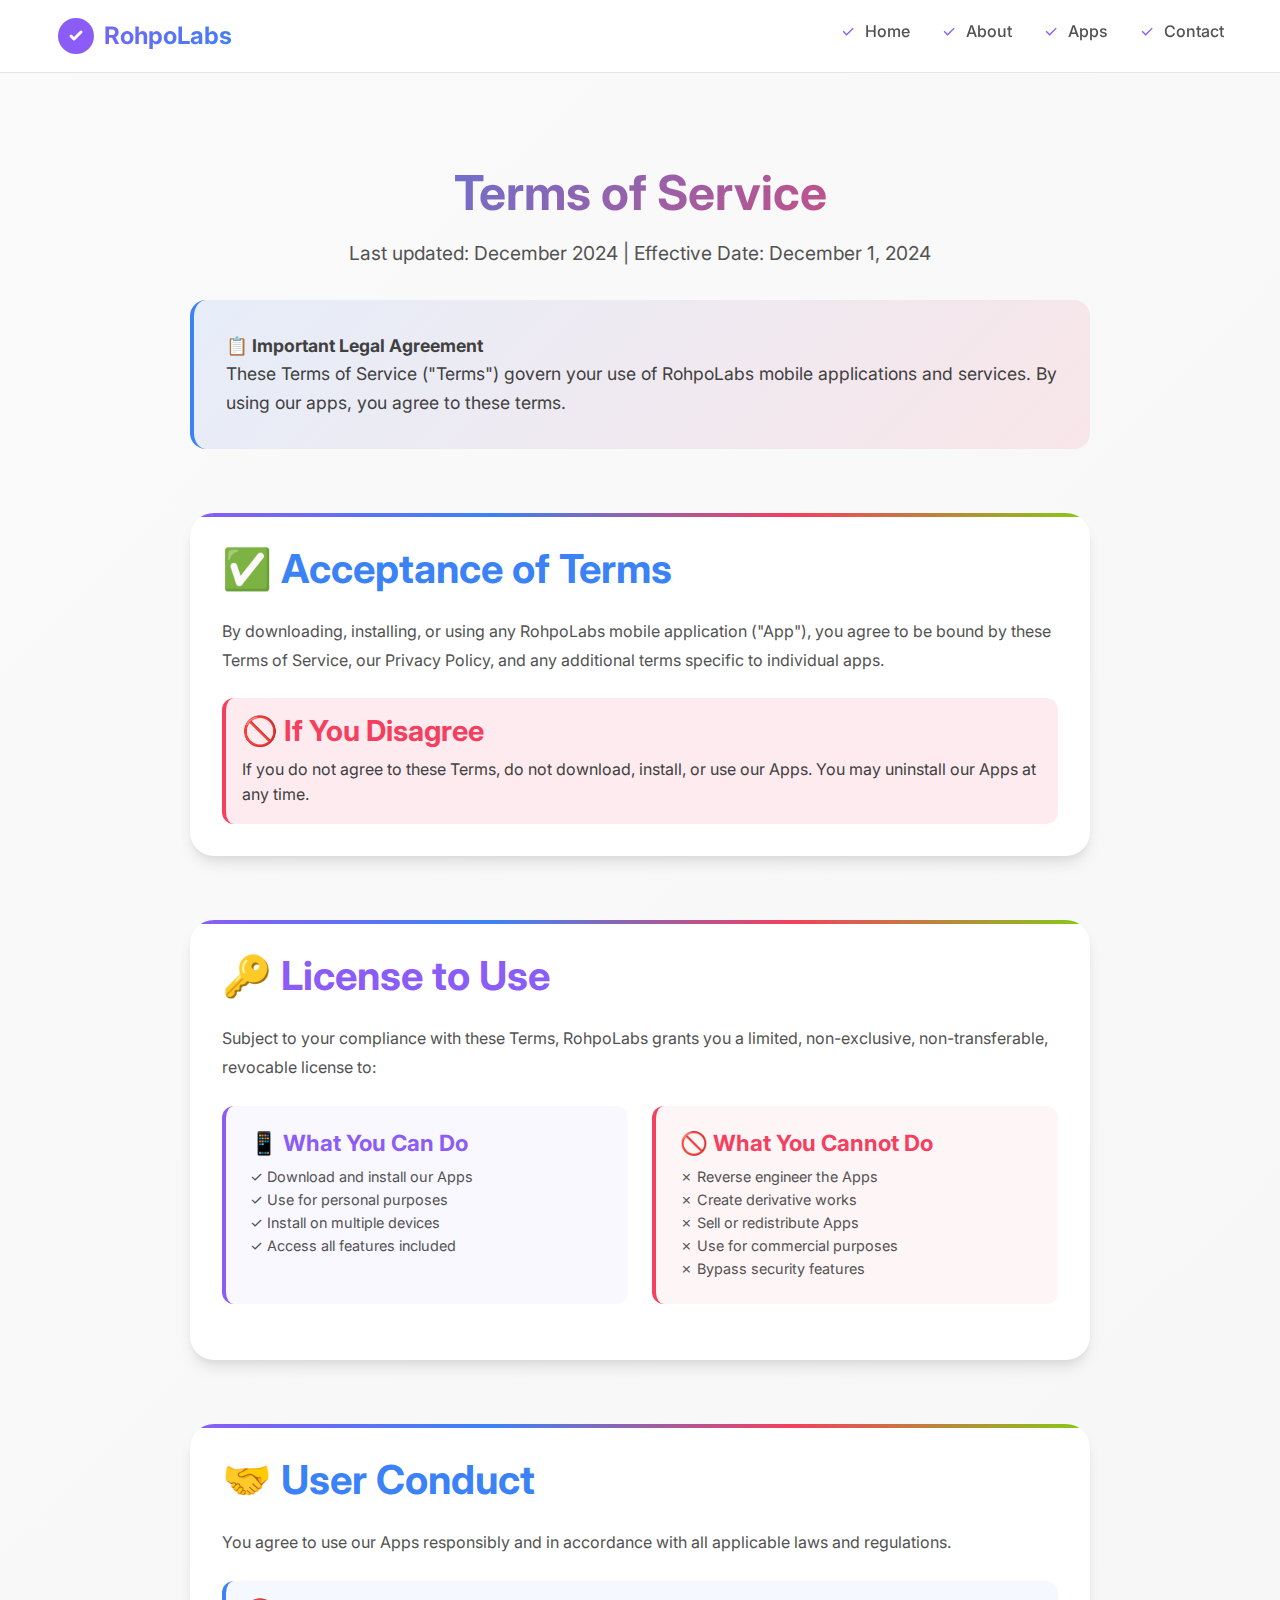
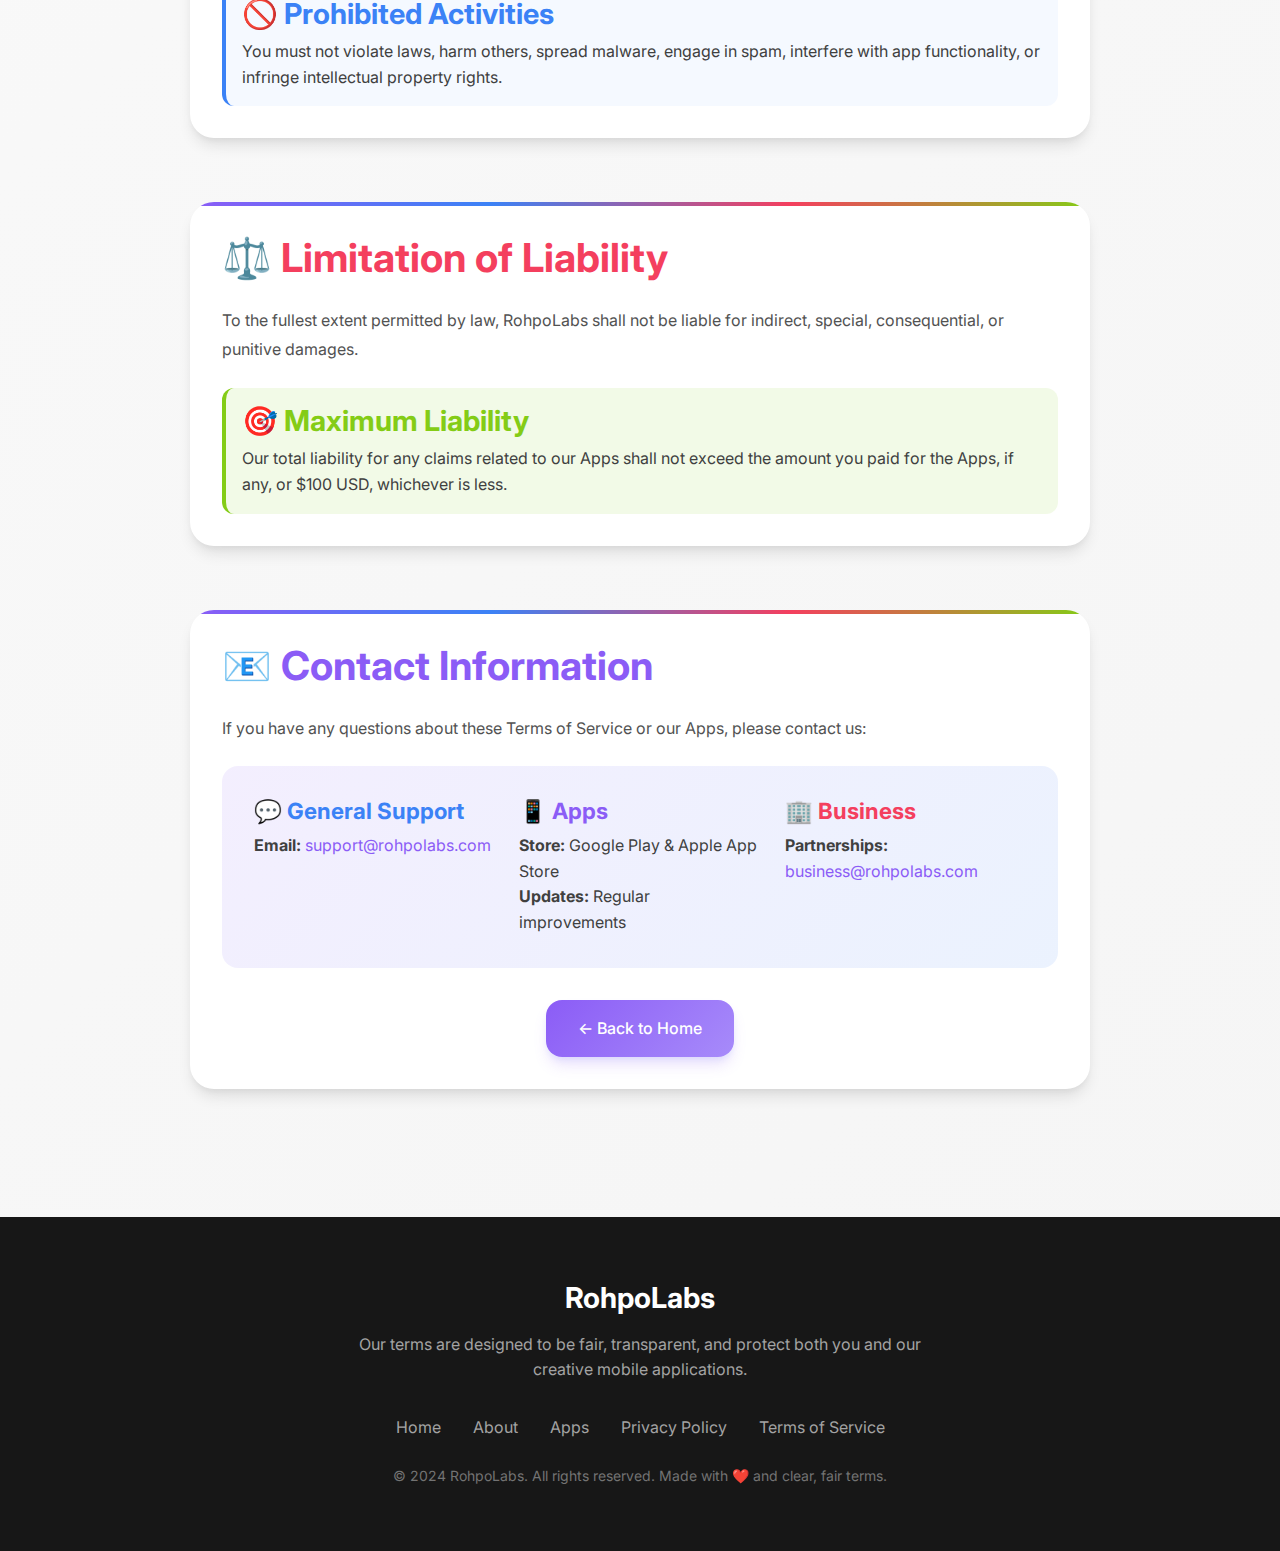
<file: legal/terms-of-service-styled.html>
<!DOCTYPE html>
<html lang="en">
<head>
    <meta charset="UTF-8">
    <meta name="viewport" content="width=device-width, initial-scale=1.0">
    <title>Terms of Service - RohpoLabs</title>
    <meta name="description" content="RohpoLabs terms of service. Legal terms and conditions for using our mobile applications and services.">
    <meta name="robots" content="index, follow">

    <!-- Google Fonts -->
    <link rel="preconnect" href="https://fonts.googleapis.com">
    <link rel="preconnect" href="https://fonts.gstatic.com" crossorigin>
    <link href="https://fonts.googleapis.com/css2?family=Inter:wght@300;400;500;600;700&display=swap" rel="stylesheet">

    <!-- Embedded CSS for immediate styling -->
    <style>
        /* RohpoLabs Creative Colorful CSS Framework */

        /* CSS Variables for Creative Color Palette */
        :root {
          /* Primary Colors - Creative & Colorful */
          --primary-purple: #8B5CF6;
          --primary-purple-light: #A78BFA;
          --primary-purple-dark: #7C3AED;

          /* Secondary Colors */
          --secondary-blue: #3B82F6;
          --secondary-blue-light: #60A5FA;
          --secondary-blue-dark: #2563EB;

          /* Accent Colors */
          --accent-coral: #F43F5E;
          --accent-coral-light: #FB7185;
          --accent-coral-dark: #E11D48;

          --highlight-lime: #84CC16;
          --highlight-lime-light: #A3E635;
          --highlight-lime-dark: #65A30D;

          /* Neutral Colors */
          --neutral-50: #FAFAFA;
          --neutral-100: #F5F5F5;
          --neutral-200: #E5E5E5;
          --neutral-300: #D4D4D4;
          --neutral-400: #A3A3A3;
          --neutral-500: #737373;
          --neutral-600: #525252;
          --neutral-700: #404040;
          --neutral-800: #262626;
          --neutral-900: #171717;

          /* Typography */
          --font-primary: 'Inter', -apple-system, BlinkMacSystemFont, 'Segoe UI', Roboto, sans-serif;
          --font-weight-light: 300;
          --font-weight-normal: 400;
          --font-weight-medium: 500;
          --font-weight-semibold: 600;
          --font-weight-bold: 700;

          /* Spacing */
          --space-xs: 0.25rem;
          --space-sm: 0.5rem;
          --space-md: 1rem;
          --space-lg: 1.5rem;
          --space-xl: 2rem;
          --space-2xl: 3rem;
          --space-3xl: 4rem;

          /* Border Radius */
          --radius-sm: 0.25rem;
          --radius-md: 0.5rem;
          --radius-lg: 0.75rem;
          --radius-xl: 1rem;
          --radius-2xl: 1.5rem;
          --radius-full: 9999px;

          /* Shadows */
          --shadow-sm: 0 1px 2px 0 rgba(0, 0, 0, 0.05);
          --shadow-md: 0 4px 6px -1px rgba(0, 0, 0, 0.1), 0 2px 4px -1px rgba(0, 0, 0, 0.06);
          --shadow-lg: 0 10px 15px -3px rgba(0, 0, 0, 0.1), 0 4px 6px -2px rgba(0, 0, 0, 0.05);
          --shadow-xl: 0 20px 25px -5px rgba(0, 0, 0, 0.1), 0 10px 10px -5px rgba(0, 0, 0, 0.04);
          --shadow-colorful: 0 10px 15px -3px rgba(139, 92, 246, 0.2), 0 4px 6px -2px rgba(59, 130, 246, 0.1);

          /* Transitions */
          --transition-fast: 150ms cubic-bezier(0.4, 0, 0.2, 1);
          --transition-normal: 300ms cubic-bezier(0.4, 0, 0.2, 1);
          --transition-slow: 500ms cubic-bezier(0.4, 0, 0.2, 1);
        }

        /* Base Styles */
        * {
          margin: 0;
          padding: 0;
          box-sizing: border-box;
        }

        html {
          scroll-behavior: smooth;
        }

        body {
          font-family: var(--font-primary);
          font-weight: var(--font-weight-normal);
          line-height: 1.6;
          color: var(--neutral-800);
          background: linear-gradient(135deg, #fafafa 0%, #f5f5f5 100%);
          min-height: 100vh;
        }

        /* Typography */
        h1, h2, h3, h4, h5, h6 {
          font-weight: var(--font-weight-bold);
          line-height: 1.2;
          margin-bottom: var(--space-md);
        }

        h1 {
          font-size: clamp(2rem, 5vw, 3rem);
          background: linear-gradient(135deg, var(--secondary-blue), var(--accent-coral));
          -webkit-background-clip: text;
          background-clip: text;
          -webkit-text-fill-color: transparent;
        }

        h2 {
          font-size: clamp(1.8rem, 4vw, 2.5rem);
          color: var(--neutral-900);
        }

        h3 {
          font-size: clamp(1.4rem, 3vw, 1.8rem);
          color: var(--neutral-800);
        }

        h4 {
          font-size: clamp(1.2rem, 3vw, 1.4rem);
          color: var(--neutral-700);
        }

        p {
          margin-bottom: var(--space-md);
          color: var(--neutral-600);
        }

        strong {
          color: var(--neutral-700);
        }

        a {
          color: var(--primary-purple);
          text-decoration: none;
          transition: color var(--transition-fast);
        }

        a:hover {
          color: var(--primary-purple-dark);
        }

        /* Creative Buttons */
        .btn {
          display: inline-flex;
          align-items: center;
          justify-content: center;
          padding: var(--space-md) var(--space-xl);
          border-radius: var(--radius-xl);
          font-weight: var(--font-weight-medium);
          font-size: 1rem;
          text-decoration: none;
          transition: all var(--transition-normal);
          cursor: pointer;
          border: none;
          position: relative;
          overflow: hidden;
        }

        .btn:hover {
          transform: translateY(-2px);
          box-shadow: var(--shadow-lg);
        }

        .btn-primary {
          background: linear-gradient(135deg, var(--primary-purple), var(--primary-purple-light));
          color: white;
          box-shadow: var(--shadow-colorful);
        }

        .btn-primary:hover {
          box-shadow: 0 15px 20px -5px rgba(139, 92, 246, 0.3);
        }

        .btn-secondary {
          background: linear-gradient(135deg, var(--secondary-blue), var(--secondary-blue-light));
          color: white;
          box-shadow: 0 10px 15px -3px rgba(59, 130, 246, 0.2);
        }

        .btn-highlight {
          background: linear-gradient(135deg, var(--highlight-lime), var(--highlight-lime-light));
          color: white;
          box-shadow: 0 10px 15px -3px rgba(132, 204, 22, 0.2);
        }

        /* Layout Components */
        .container {
          max-width: 1200px;
          margin: 0 auto;
          padding: 0 var(--space-md);
        }

        /* Navigation Header */
        .header {
          background: rgba(255, 255, 255, 0.95);
          backdrop-filter: blur(10px);
          border-bottom: 1px solid var(--neutral-200);
          position: fixed;
          top: 0;
          left: 0;
          right: 0;
          z-index: 1000;
          padding: var(--space-md) 0;
        }

        .nav {
          display: flex;
          justify-content: space-between;
          align-items: center;
        }

        .logo {
          font-size: 1.5rem;
          font-weight: var(--font-weight-bold);
          background: linear-gradient(135deg, var(--primary-purple), var(--secondary-blue));
          -webkit-background-clip: text;
          background-clip: text;
          -webkit-text-fill-color: transparent;
          display: flex;
          align-items: center;
        }

        .nav-links {
          display: flex;
          gap: var(--space-xl);
          list-style: none;
        }

        .nav-link {
          color: var(--neutral-600);
          font-weight: var(--font-weight-medium);
          transition: color var(--transition-fast);
          position: relative;
        }

        .nav-link:hover {
          color: var(--primary-purple);
        }

        .nav-link::after {
          content: '';
          position: absolute;
          bottom: -5px;
          left: 0;
          width: 0;
          height: 2px;
          background: linear-gradient(90deg, var(--primary-purple), var(--secondary-blue));
          transition: width var(--transition-normal);
        }

        .nav-link:hover::after {
          width: 100%;
        }

        /* Creative Cards */
        .card {
          background: white;
          border-radius: var(--radius-2xl);
          padding: var(--space-xl);
          box-shadow: var(--shadow-lg);
          transition: all var(--transition-normal);
          position: relative;
          overflow: hidden;
        }

        .card::before {
          content: '';
          position: absolute;
          top: 0;
          left: 0;
          right: 0;
          height: 4px;
          background: linear-gradient(90deg, var(--primary-purple), var(--secondary-blue), var(--accent-coral), var(--highlight-lime));
          animation: gradient-shift 3s ease-in-out infinite;
        }

        @keyframes gradient-shift {
          0%, 100% { transform: translateX(0); }
          50% { transform: translateX(10px); }
        }

        .card:hover {
          transform: translateY(-5px);
          box-shadow: var(--shadow-xl);
        }

        /* Main Content */
        main {
          padding: calc(100px + var(--space-3xl)) 0 var(--space-3xl);
        }

        /* Footer */
        .footer {
          background: var(--neutral-900);
          color: white;
          padding: var(--space-3xl) 0 var(--space-xl);
          text-align: center;
        }

        .footer-content {
          margin-bottom: var(--space-xl);
        }

        .footer-links {
          display: flex;
          justify-content: center;
          gap: var(--space-xl);
          margin-bottom: var(--space-lg);
          flex-wrap: wrap;
        }

        .footer-link {
          color: var(--neutral-400);
          transition: color var(--transition-fast);
          text-decoration: none;
        }

        .footer-link:hover {
          color: var(--primary-purple-light);
        }

        /* Utility Classes */
        .text-center { text-align: center; }
        .mb-xl { margin-bottom: var(--space-xl); }
        .mb-3xl { margin-bottom: var(--space-3xl); }
        .mb-2xl { margin-bottom: var(--space-2xl); }

        /* Lists */
        ul {
          list-style: none;
          padding: 0;
        }

        ul li {
          margin-bottom: var(--space-sm);
          padding-left: var(--space-lg);
          position: relative;
        }

        ul li::before {
          content: '✓';
          position: absolute;
          left: 0;
          color: var(--primary-purple);
        }

        /* Responsive Design */
        @media (max-width: 768px) {
          .nav-links {
            display: none;
          }

          .footer-links {
            flex-direction: column;
            gap: var(--space-md);
          }

          .container {
            padding: 0 var(--space-sm);
          }

          .card {
            padding: var(--space-lg);
          }

          main {
            padding: calc(80px + var(--space-2xl)) 0 var(--space-2xl);
          }
        }

        @media (max-width: 480px) {
          .container {
            padding: 0 var(--space-sm);
          }

          .card {
            padding: var(--space-md);
          }
        }
    </style>
</head>
<body>
    <!-- Navigation Header -->
    <header class="header">
        <nav class="container nav">
            <div class="logo">
                <svg width="40" height="40" viewBox="0 0 40 40" fill="none" xmlns="http://www.w3.org/2000/svg" style="margin-right: 8px; vertical-align: middle;">
                    <circle cx="20" cy="20" r="18" fill="url(#gradient1)"/>
                    <path d="M15 20L18 23L25 16" stroke="white" stroke-width="3" stroke-linecap="round" stroke-linejoin="round"/>
                    <defs>
                        <linearGradient id="gradient1" x1="2" y1="2" x2="38" y2="38">
                            <stop stop-color="#8B5CF6"/>
                            <stop offset="1" stop-color="#3B82F6"/>
                        </linearGradient>
                    </defs>
                </svg>
                RohpoLabs
            </div>
            <ul class="nav-links">
                <li><a href="../index-styled.html" class="nav-link">Home</a></li>
                <li><a href="../about.html" class="nav-link">About</a></li>
                <li><a href="../apps/index.html" class="nav-link">Apps</a></li>
                <li><a href="../index-styled.html#contact" class="nav-link">Contact</a></li>
            </ul>
        </nav>
    </header>

    <!-- Main Content -->
    <main>
        <div class="container">
            <div style="max-width: 900px; margin: 0 auto;">

                <!-- Header -->
                <div style="text-align: center; margin-bottom: var(--space-3xl);">
                    <h1>Terms of Service</h1>
                    <p style="font-size: 1.2rem; color: var(--neutral-600); max-width: 700px; margin: 0 auto;">
                        Last updated: December 2024 | Effective Date: December 1, 2024
                    </p>
                    <div style="background: linear-gradient(135deg, rgba(59, 130, 246, 0.1), rgba(244, 63, 94, 0.1)); padding: var(--space-xl); border-radius: var(--radius-xl); margin-top: var(--space-xl); border-left: 4px solid var(--secondary-blue);">
                        <p style="color: var(--neutral-700); font-size: 1.1rem; margin: 0; text-align: left;">
                            <strong>📋 Important Legal Agreement</strong><br>
                            These Terms of Service ("Terms") govern your use of RohpoLabs mobile applications and services. By using our apps, you agree to these terms.
                        </p>
                    </div>
                </div>

                <!-- Acceptance of Terms -->
                <section class="card mb-3xl">
                    <h2 style="color: var(--secondary-blue); margin-bottom: var(--space-lg);">✅ Acceptance of Terms</h2>

                    <p style="color: var(--neutral-600); line-height: 1.8; margin-bottom: var(--space-lg);">
                        By downloading, installing, or using any RohpoLabs mobile application ("App"), you agree to be bound by these Terms of Service, our Privacy Policy, and any additional terms specific to individual apps.
                    </p>

                    <div style="background: rgba(244, 63, 94, 0.1); padding: var(--space-md); border-radius: var(--radius-lg); border-left: 4px solid var(--accent-coral);">
                        <h3 style="color: var(--accent-coral); margin-bottom: var(--space-sm);">🚫 If You Disagree</h3>
                        <p style="color: var(--neutral-700); margin: 0;">
                            If you do not agree to these Terms, do not download, install, or use our Apps. You may uninstall our Apps at any time.
                        </p>
                    </div>
                </section>

                <!-- License to Use -->
                <section class="card mb-3xl">
                    <h2 style="color: var(--primary-purple); margin-bottom: var(--space-lg);">🔑 License to Use</h2>

                    <p style="color: var(--neutral-600); line-height: 1.8; margin-bottom: var(--space-lg);">
                        Subject to your compliance with these Terms, RohpoLabs grants you a limited, non-exclusive, non-transferable, revocable license to:
                    </p>

                    <div style="display: grid; grid-template-columns: repeat(auto-fit, minmax(250px, 1fr)); gap: var(--space-lg); margin-bottom: var(--space-lg);">
                        <div style="background: rgba(139, 92, 246, 0.05); padding: var(--space-lg); border-radius: var(--radius-lg); border-left: 4px solid var(--primary-purple);">
                            <h4 style="color: var(--primary-purple); margin-bottom: var(--space-sm);">📱 What You Can Do</h4>
                            <p style="color: var(--neutral-600); font-size: 0.9rem; margin: 0;">
                                ✓ Download and install our Apps<br>
                                ✓ Use for personal purposes<br>
                                ✓ Install on multiple devices<br>
                                ✓ Access all features included
                            </p>
                        </div>

                        <div style="background: rgba(244, 63, 94, 0.05); padding: var(--space-lg); border-radius: var(--radius-lg); border-left: 4px solid var(--accent-coral);">
                            <h4 style="color: var(--accent-coral); margin-bottom: var(--space-sm);">🚫 What You Cannot Do</h4>
                            <p style="color: var(--neutral-600); font-size: 0.9rem; margin: 0;">
                                ✗ Reverse engineer the Apps<br>
                                ✗ Create derivative works<br>
                                ✗ Sell or redistribute Apps<br>
                                ✗ Use for commercial purposes<br>
                                ✗ Bypass security features
                            </p>
                        </div>
                    </div>
                </section>

                <!-- User Conduct -->
                <section class="card mb-3xl">
                    <h2 style="color: var(--secondary-blue); margin-bottom: var(--space-lg);">🤝 User Conduct</h2>

                    <p style="color: var(--neutral-600); line-height: 1.8; margin-bottom: var(--space-lg);">
                        You agree to use our Apps responsibly and in accordance with all applicable laws and regulations.
                    </p>

                    <div style="background: rgba(59, 130, 246, 0.05); padding: var(--space-md); border-radius: var(--radius-lg); border-left: 4px solid var(--secondary-blue);">
                        <h3 style="color: var(--secondary-blue); margin-bottom: var(--space-sm);">🚫 Prohibited Activities</h3>
                        <p style="color: var(--neutral-700); margin: 0;">
                            You must not violate laws, harm others, spread malware, engage in spam, interfere with app functionality, or infringe intellectual property rights.
                        </p>
                    </div>
                </section>

                <!-- Limitation of Liability -->
                <section class="card mb-3xl">
                    <h2 style="color: var(--accent-coral); margin-bottom: var(--space-lg);">⚖️ Limitation of Liability</h2>

                    <p style="color: var(--neutral-600); line-height: 1.8; margin-bottom: var(--space-lg);">
                        To the fullest extent permitted by law, RohpoLabs shall not be liable for indirect, special, consequential, or punitive damages.
                    </p>

                    <div style="background: rgba(132, 204, 22, 0.1); padding: var(--space-md); border-radius: var(--radius-lg); border-left: 4px solid var(--highlight-lime);">
                        <h3 style="color: var(--highlight-lime); margin-bottom: var(--space-sm);">🎯 Maximum Liability</h3>
                        <p style="color: var(--neutral-700); margin: 0;">
                            Our total liability for any claims related to our Apps shall not exceed the amount you paid for the Apps, if any, or $100 USD, whichever is less.
                        </p>
                    </div>
                </section>

                <!-- Contact Information -->
                <section class="card mb-3xl">
                    <h2 style="color: var(--primary-purple); margin-bottom: var(--space-lg);">📧 Contact Information</h2>

                    <p style="color: var(--neutral-600); line-height: 1.8; margin-bottom: var(--space-lg);">
                        If you have any questions about these Terms of Service or our Apps, please contact us:
                    </p>

                    <div style="background: linear-gradient(135deg, rgba(139, 92, 246, 0.1), rgba(59, 130, 246, 0.1)); padding: var(--space-xl); border-radius: var(--radius-xl); margin-top: var(--space-lg); text-align: center;">
                        <div style="display: grid; grid-template-columns: repeat(auto-fit, minmax(200px, 1fr)); gap: var(--space-lg); text-align: left;">
                            <div>
                                <h4 style="color: var(--secondary-blue); margin-bottom: var(--space-sm);">💬 General Support</h4>
                                <p style="color: var(--neutral-700); margin: 0;">
                                    <strong>Email:</strong> <a href="mailto:support@rohpolabs.com" style="color: var(--primary-purple);">support@rohpolabs.com</a>
                                </p>
                            </div>
                            <div>
                                <h4 style="color: var(--primary-purple); margin-bottom: var(--space-sm);">📱 Apps</h4>
                                <p style="color: var(--neutral-700); margin: 0;">
                                    <strong>Store:</strong> Google Play & Apple App Store<br>
                                    <strong>Updates:</strong> Regular improvements
                                </p>
                            </div>
                            <div>
                                <h4 style="color: var(--accent-coral); margin-bottom: var(--space-sm);">🏢 Business</h4>
                                <p style="color: var(--neutral-700); margin: 0;">
                                    <strong>Partnerships:</strong> <a href="mailto:business@rohpolabs.com" style="color: var(--primary-purple);">business@rohpolabs.com</a>
                                </p>
                            </div>
                        </div>
                    </div>

                    <div style="text-align: center; margin-top: var(--space-xl);">
                        <a href="../index-styled.html" class="btn btn-primary">← Back to Home</a>
                    </div>
                </section>

            </div>
        </div>
    </main>

    <!-- Footer -->
    <footer class="footer">
        <div class="container">
            <div class="footer-content">
                <div style="max-width: 600px; margin: 0 auto; text-align: center;">
                    <h3 style="margin-bottom: var(--space-md); color: white;">RohpoLabs</h3>
                    <p style="color: var(--neutral-400); margin-bottom: var(--space-xl);">
                        Our terms are designed to be fair, transparent, and protect both you and our creative mobile applications.
                    </p>
                    <div class="footer-links">
                        <a href="../index-styled.html" class="footer-link">Home</a>
                        <a href="../about.html" class="footer-link">About</a>
                        <a href="../apps/index.html" class="footer-link">Apps</a>
                        <a href="privacy-policy-styled.html" class="footer-link">Privacy Policy</a>
                        <a href="terms-of-service-styled.html" class="footer-link">Terms of Service</a>
                    </div>
                    <div style="margin-top: var(--space-lg);">
                        <p style="color: var(--neutral-500); font-size: 0.875rem;">
                            © 2024 RohpoLabs. All rights reserved. Made with ❤️ and clear, fair terms.
                        </p>
                    </div>
                </div>
            </div>
        </div>
    </footer>
</body>
</html>
</file>
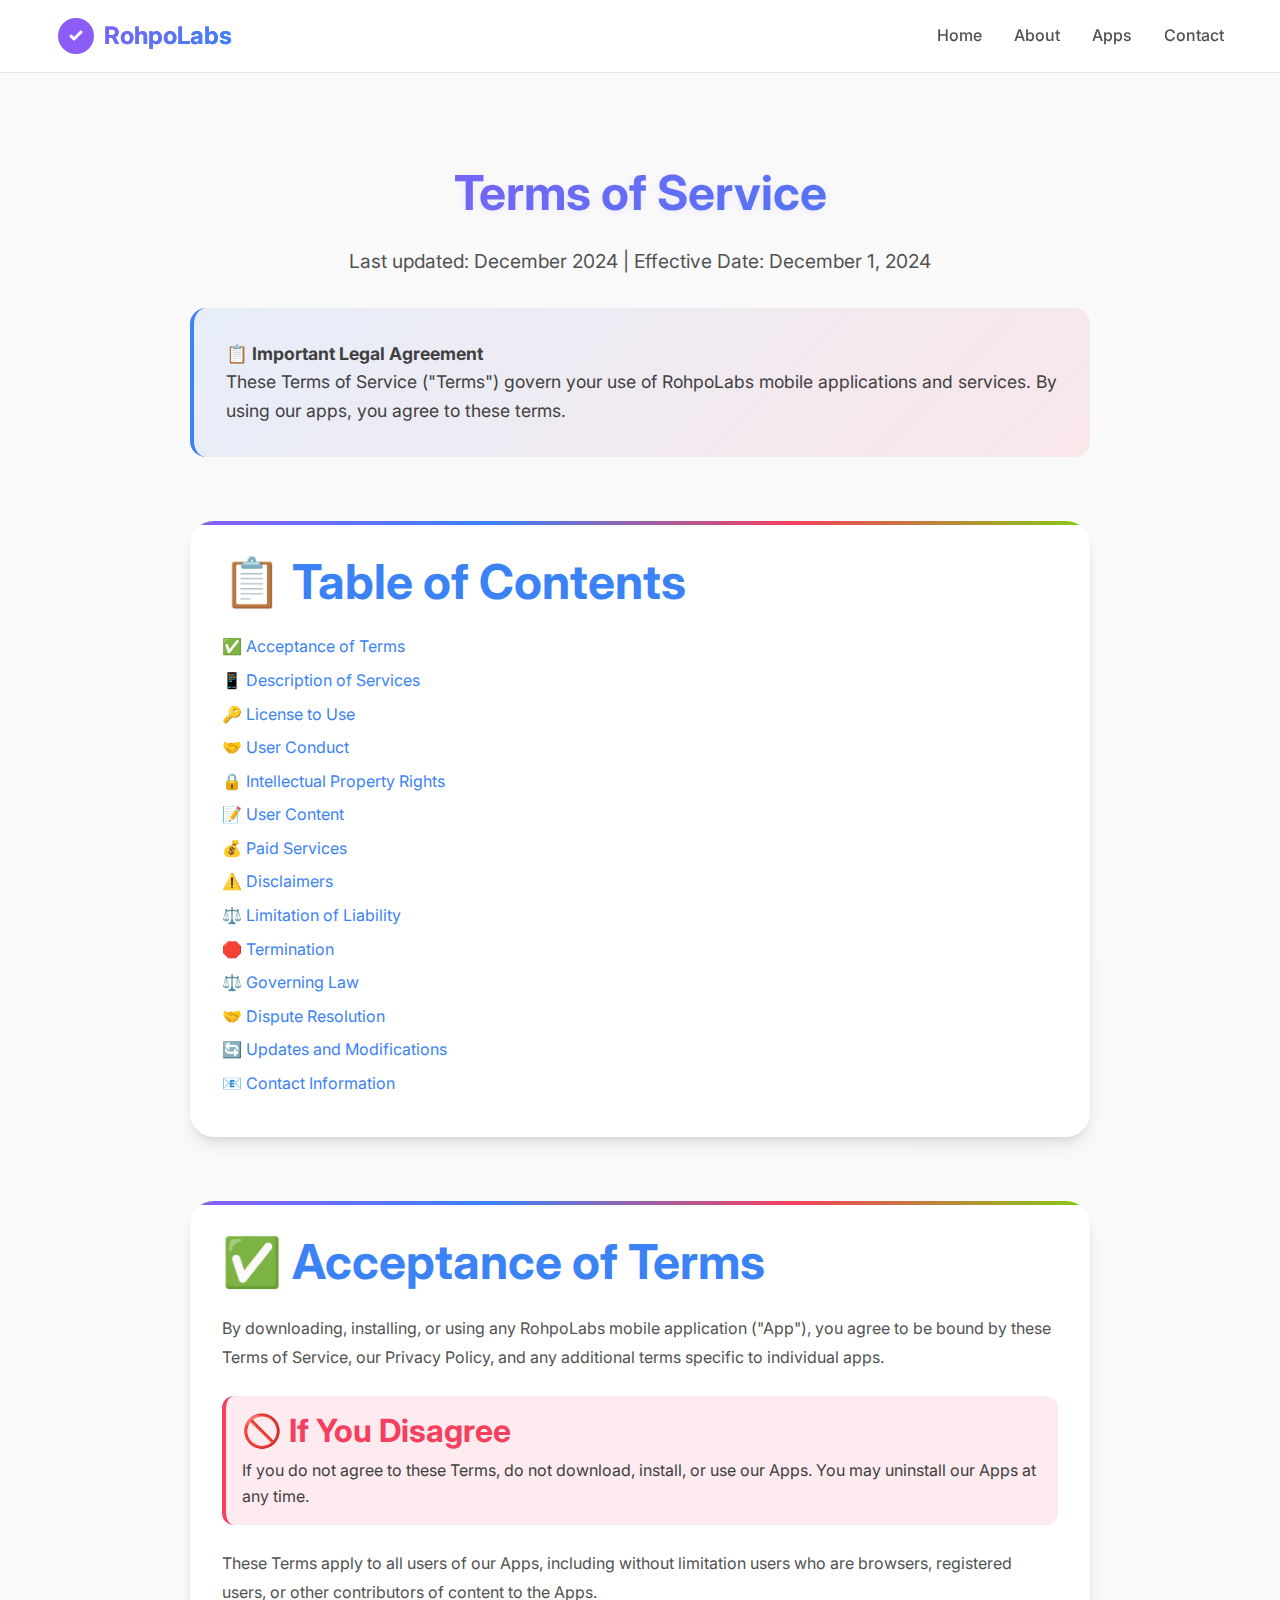
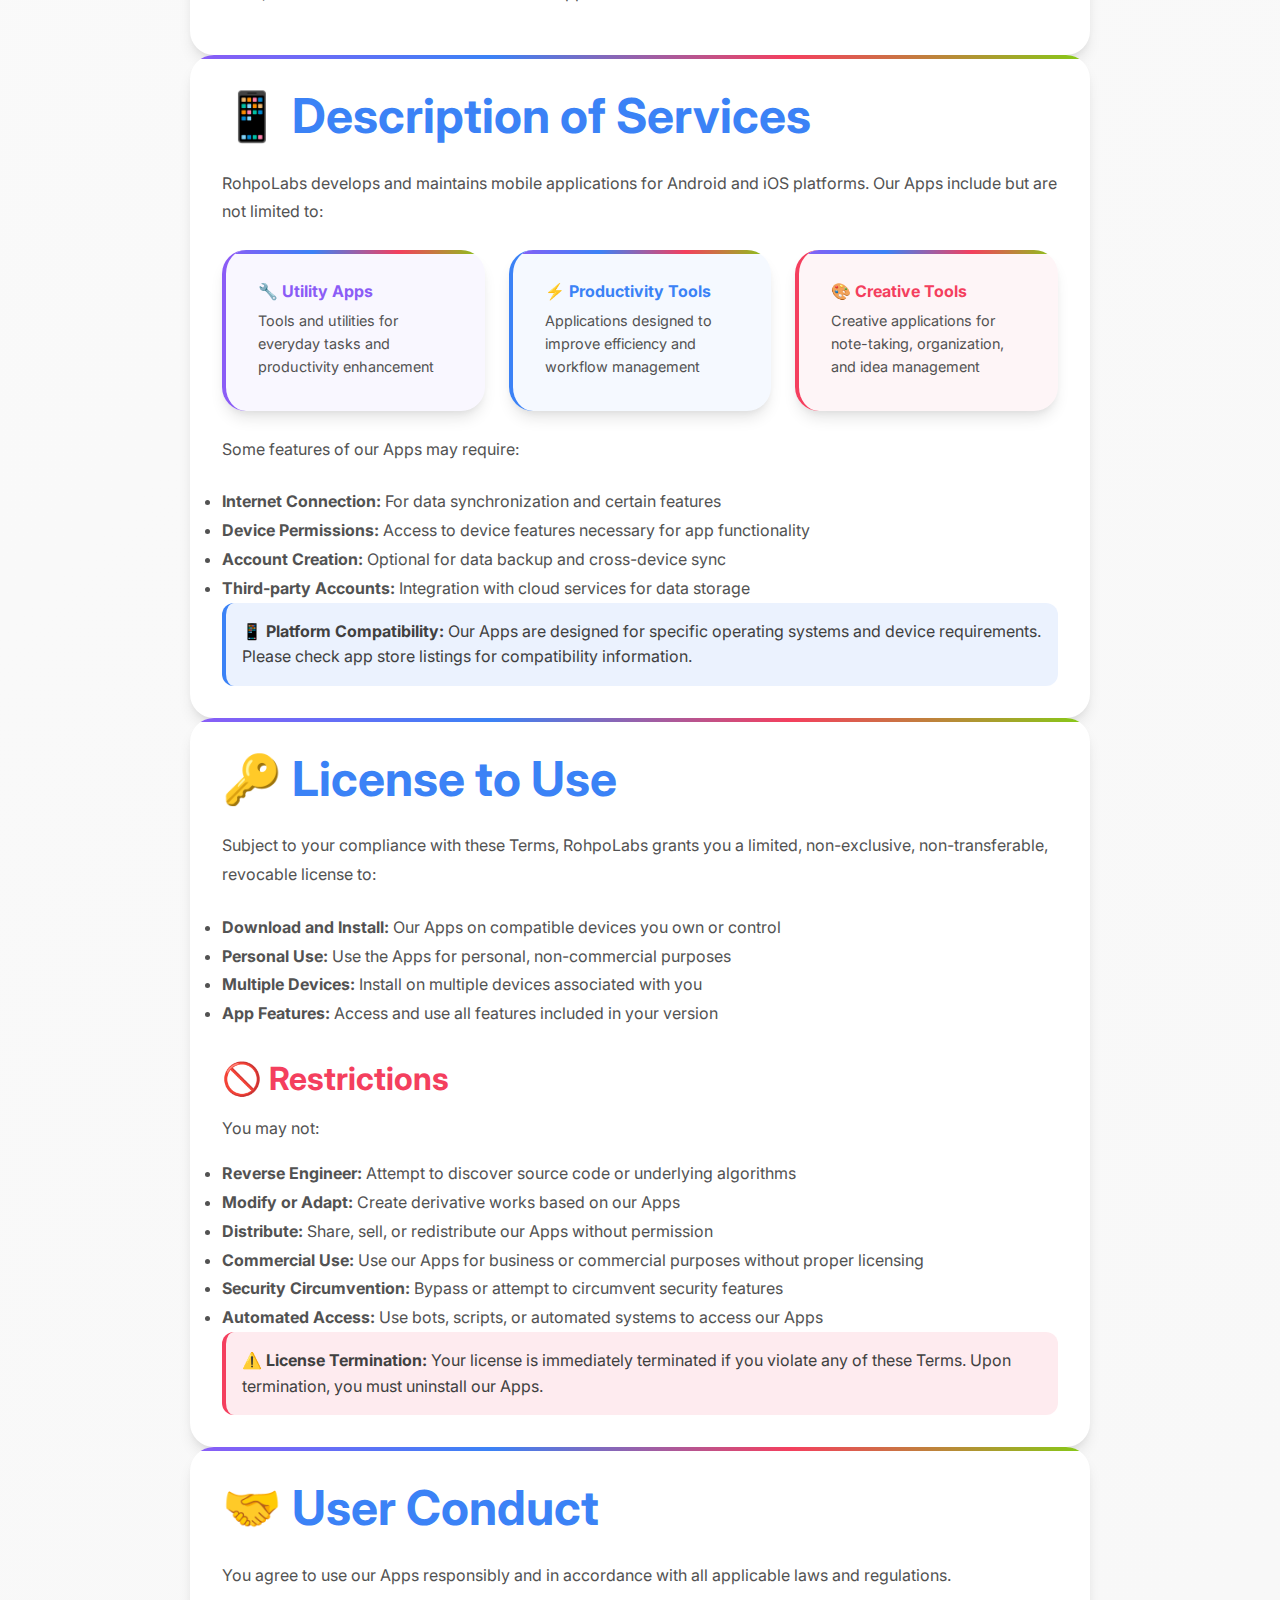
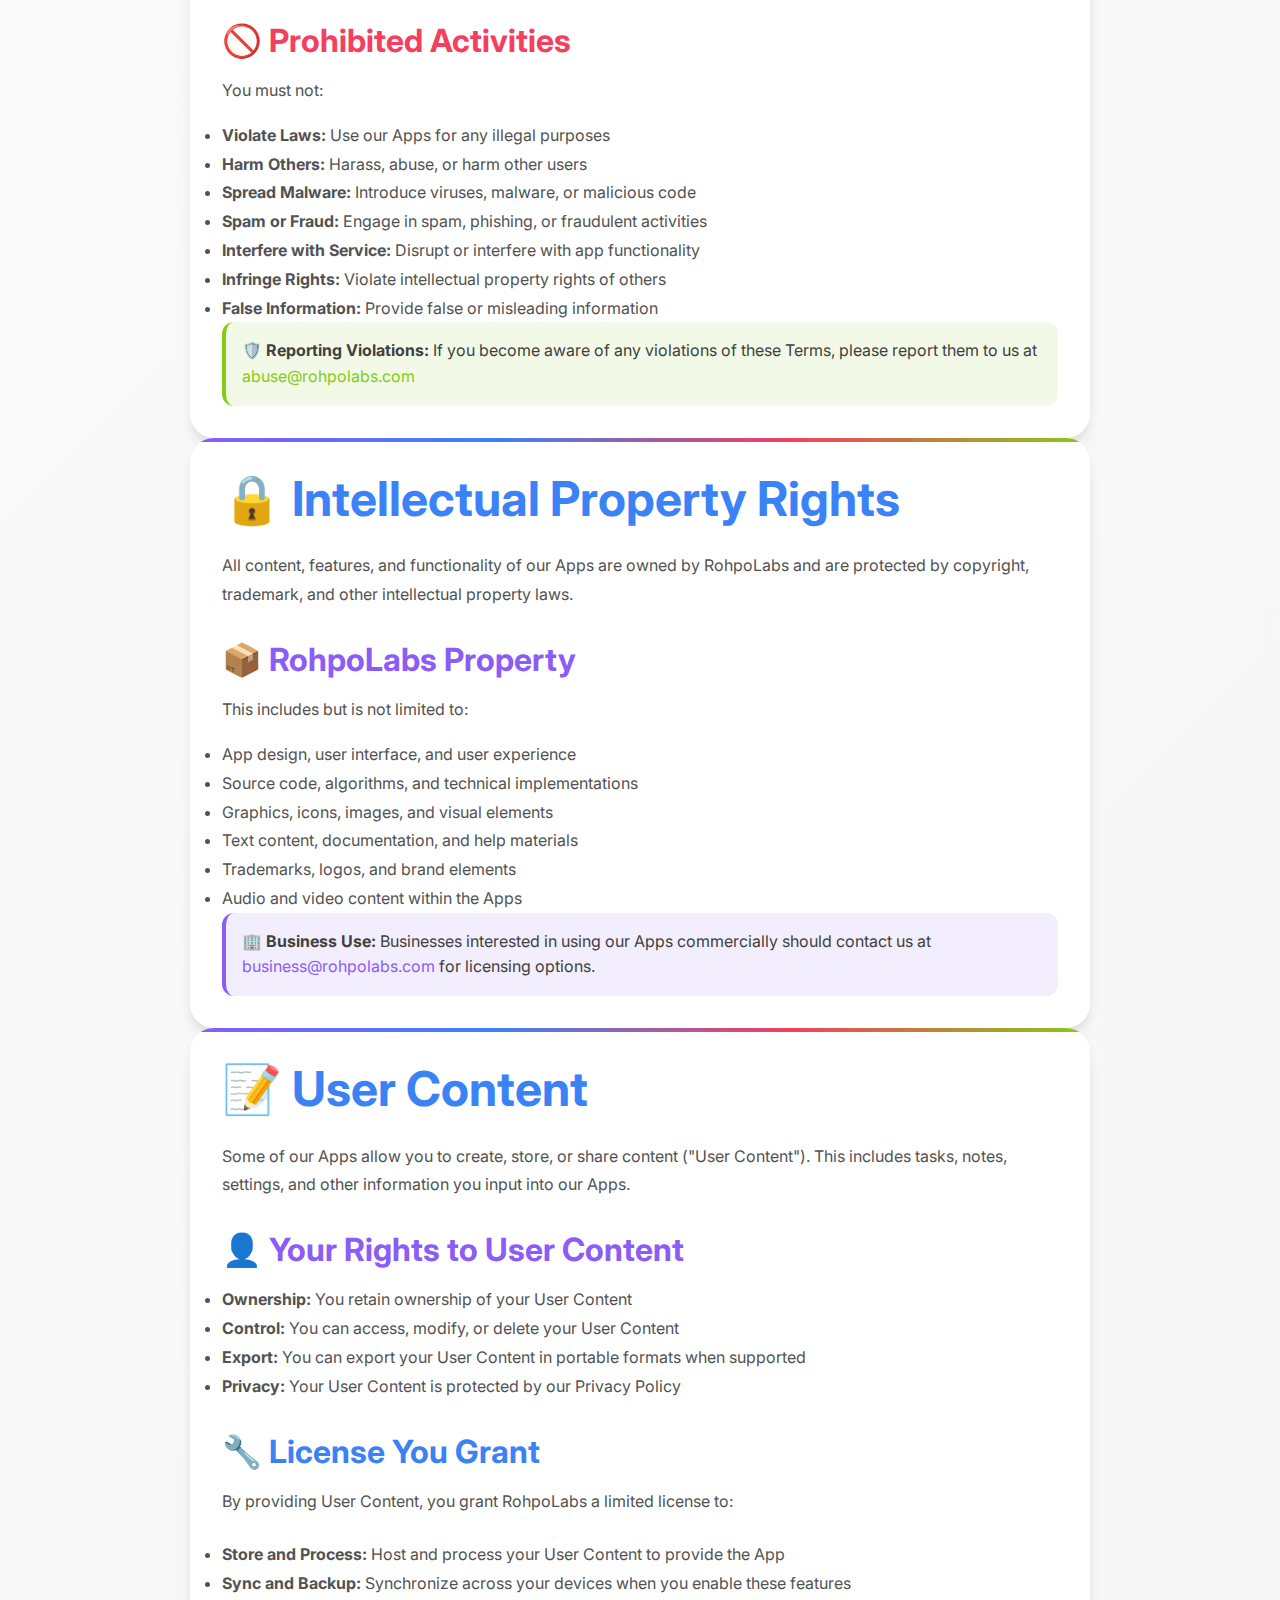
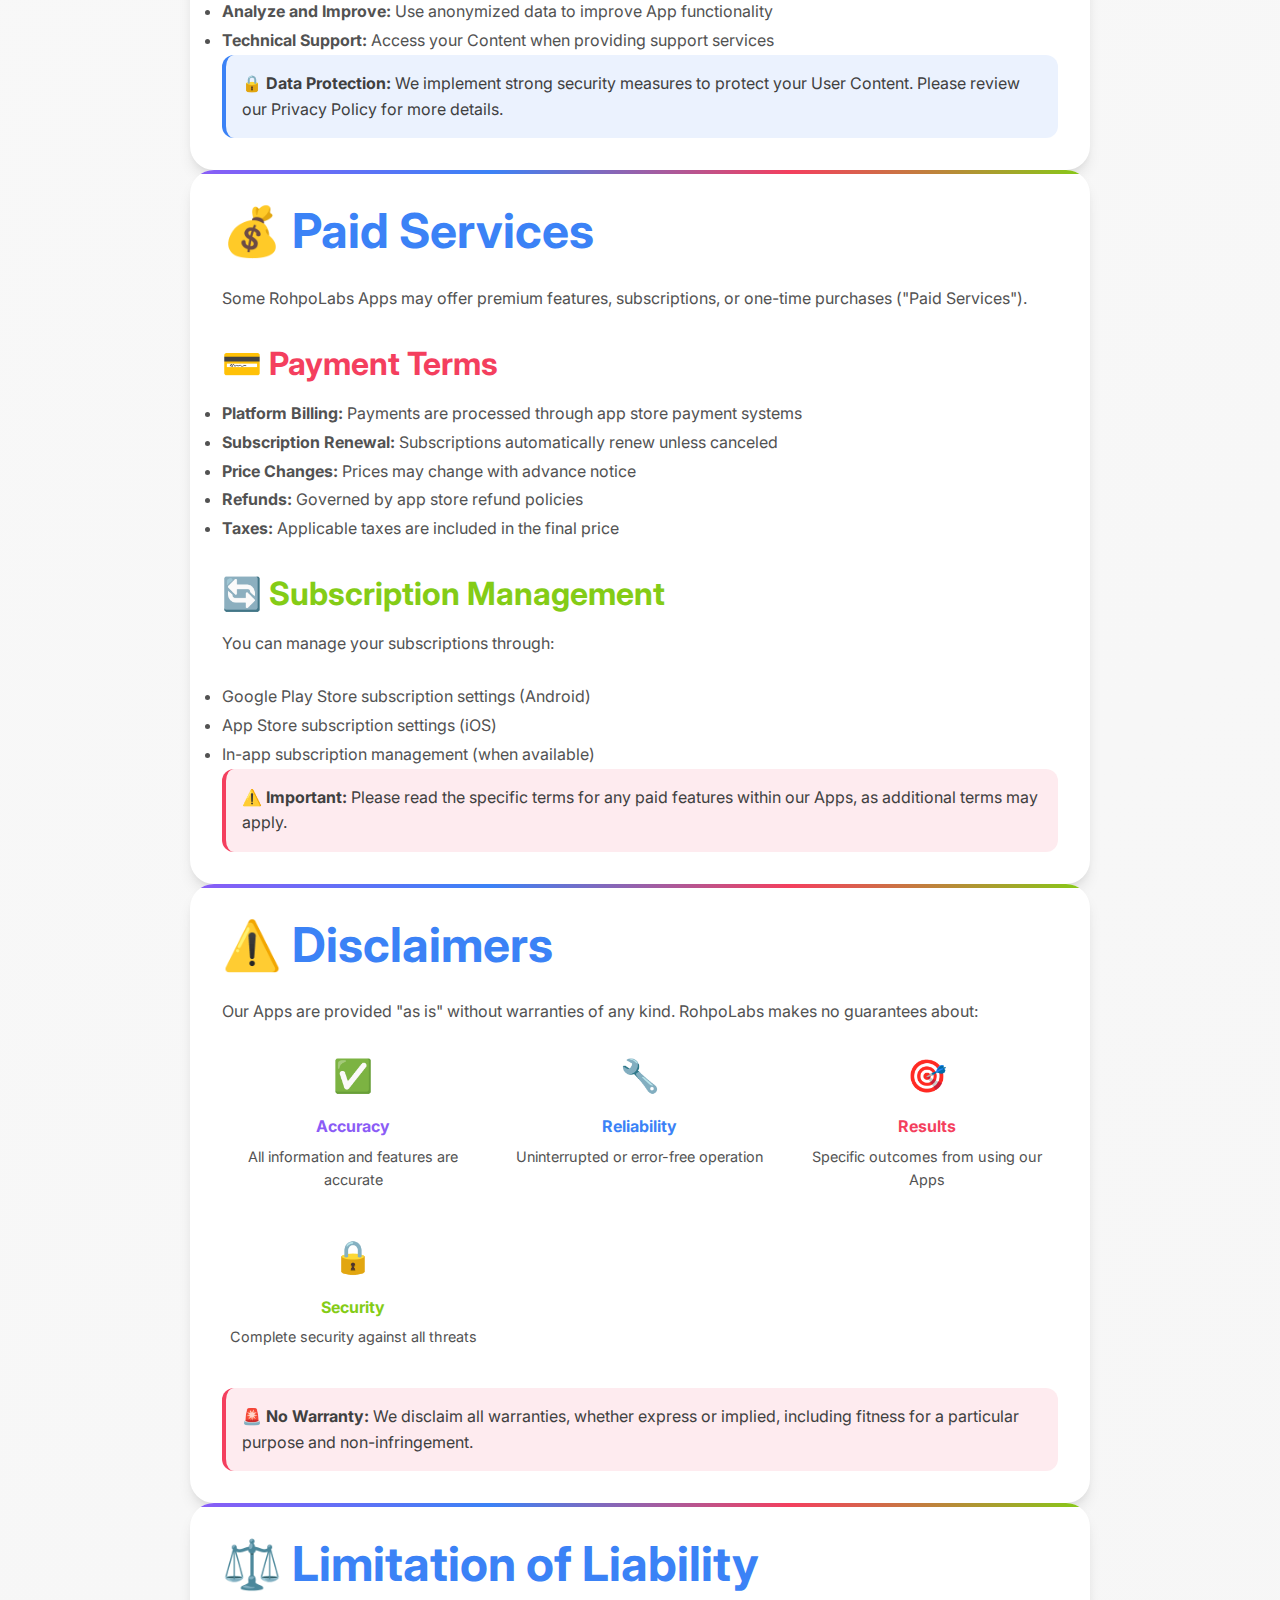
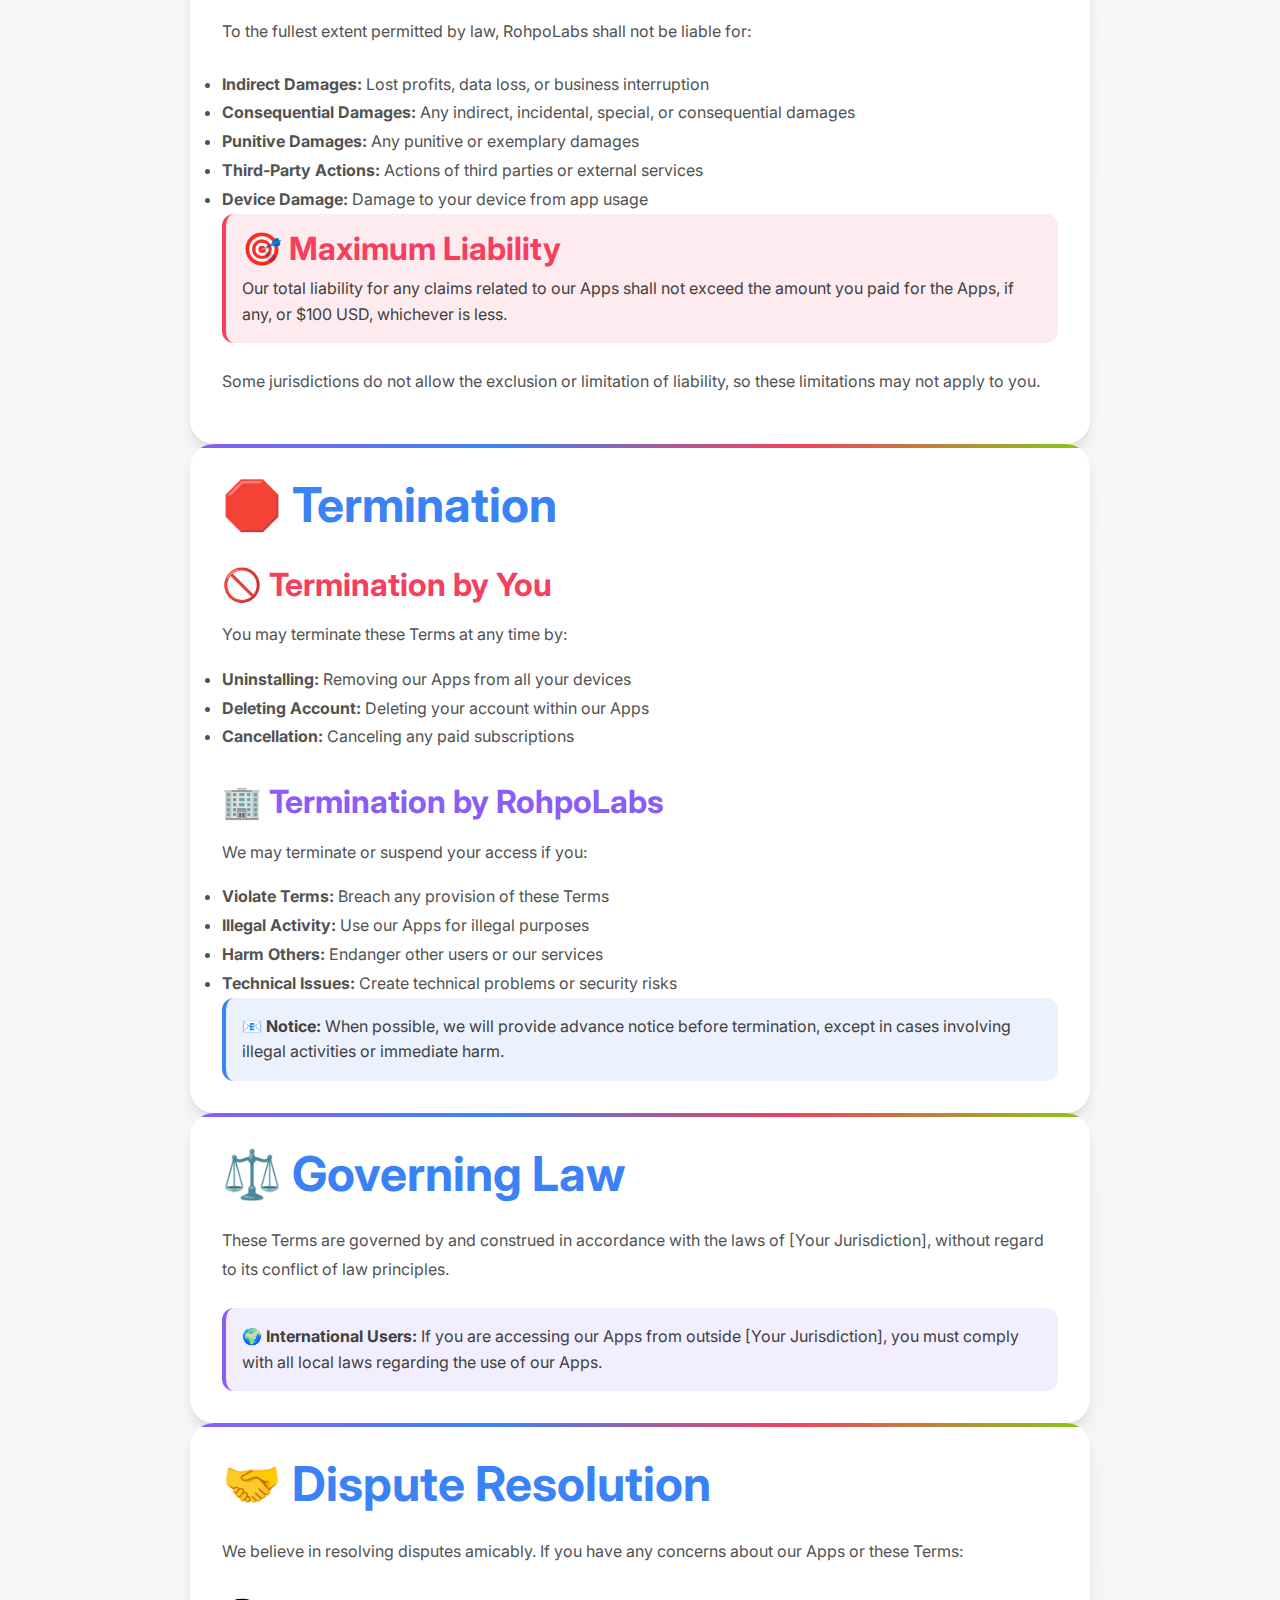
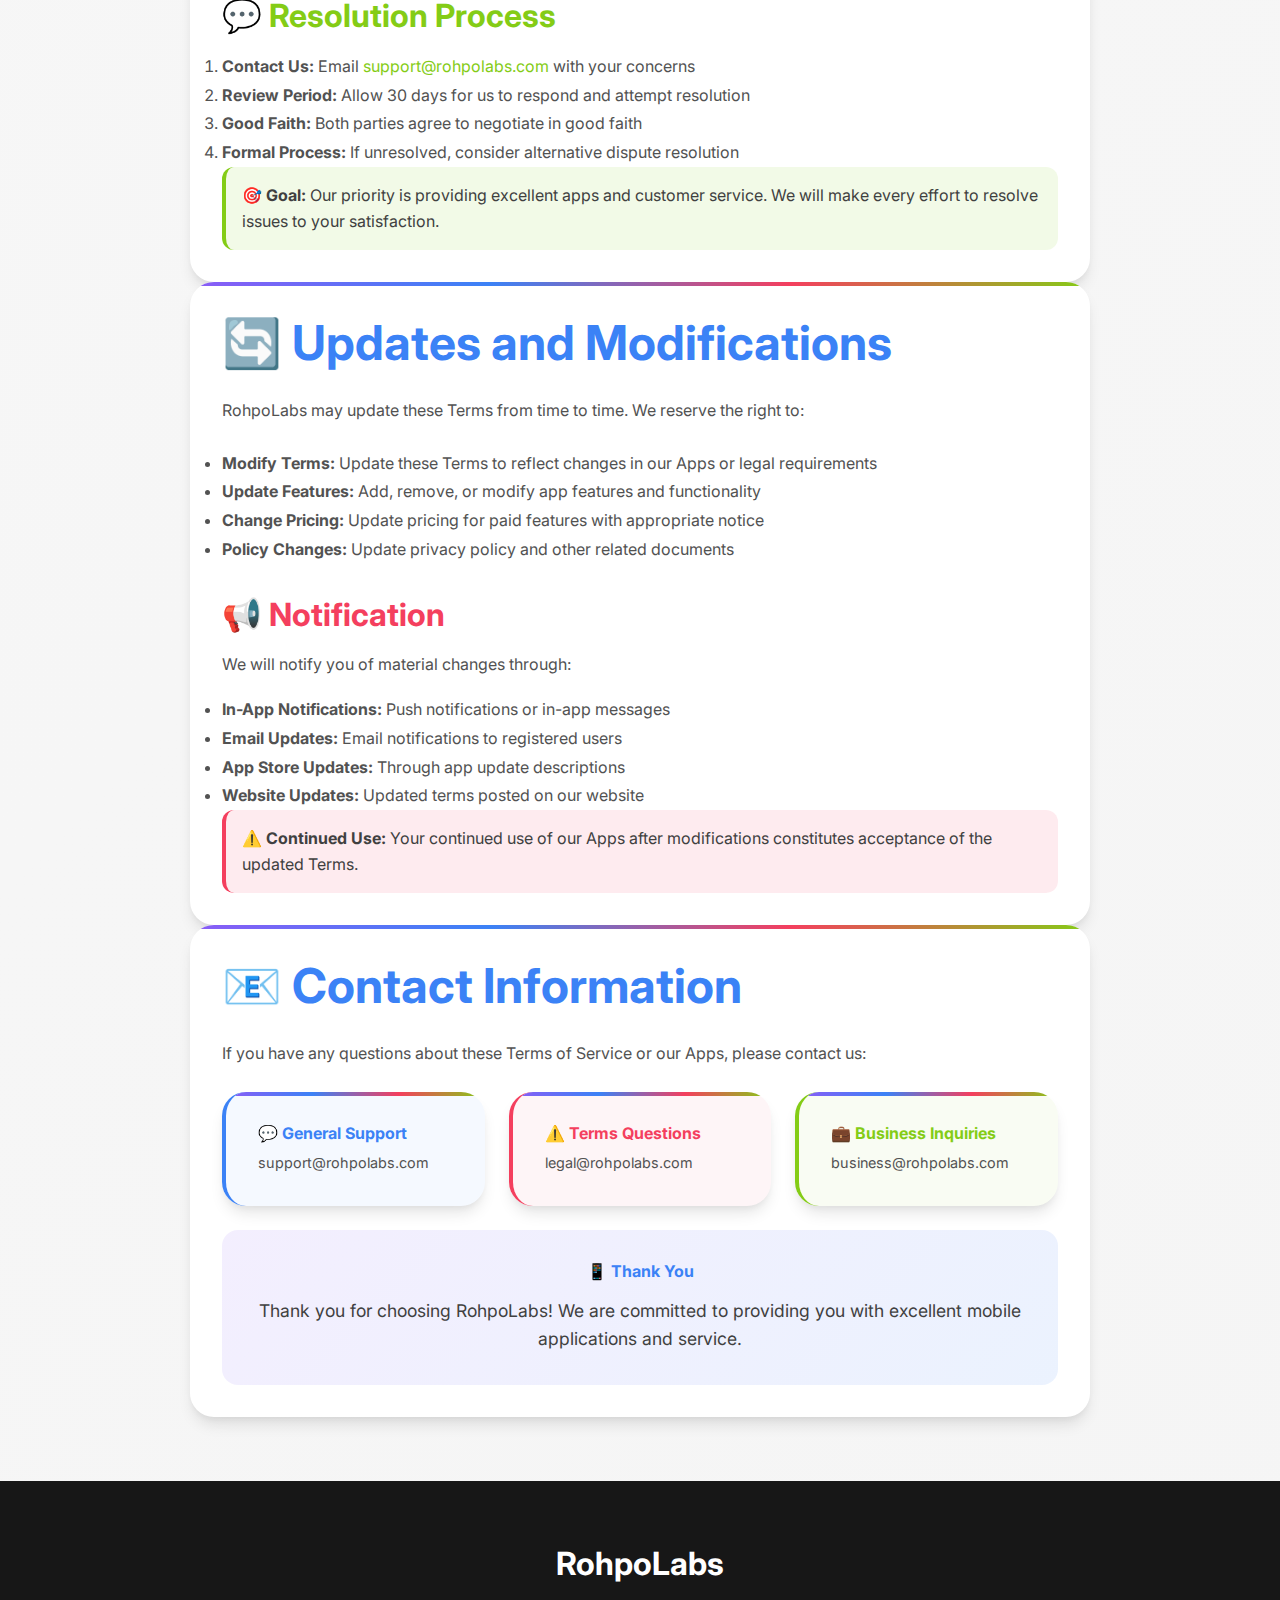
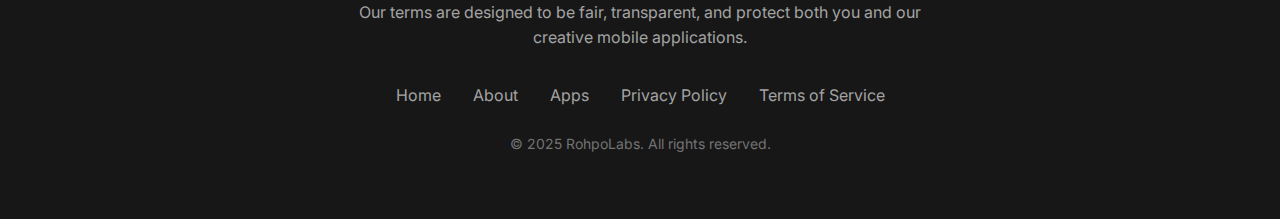
<file: legal/terms-of-service.html>
<!DOCTYPE html>
<html lang="en">
<head>
    <meta charset="UTF-8">
    <meta name="viewport" content="width=device-width, initial-scale=1.0">
    <title>Terms of Service - RohpoLabs</title>
    <meta name="description" content="RohpoLabs terms of service. Legal terms and conditions for using our mobile applications and services.">
    <meta name="robots" content="index, follow">

    <!-- Open Graph Meta Tags -->
    <meta property="og:title" content="Terms of Service - RohpoLabs">
    <meta property="og:description" content="Terms and conditions for using RohpoLabs mobile applications and services">
    <meta property="og:type" content="website">
    <meta property="og:url" content="https://rohpolabs.com/legal/terms-of-service.html">

    <!-- Favicon -->
    <link rel="icon" type="image/svg+xml" href="../assets/images/favicon.svg">
    <link rel="icon" type="image/png" href="../assets/images/favicon.png">

    <!-- Stylesheets -->
    <link rel="stylesheet" href="../assets/css/style.css">

    <!-- Google Fonts -->
    <link rel="preconnect" href="https://fonts.googleapis.com">
    <link rel="preconnect" href="https://fonts.gstatic.com" crossorigin>
    <link href="https://fonts.googleapis.com/css2?family=Inter:wght@300;400;500;600;700&display=swap" rel="stylesheet">
</head>
<body>
    <!-- Navigation Header -->
    <header class="header">
        <nav class="container nav">
            <div class="logo">
                <a href="../index.html" class="logo-link">
                    <svg width="40" height="40" viewBox="0 0 40 40" fill="none" xmlns="http://www.w3.org/2000/svg" style="margin-right: 8px; vertical-align: middle;">
                        <circle cx="20" cy="20" r="18" fill="url(#gradient1)"/>
                        <path d="M15 20L18 23L25 16" stroke="white" stroke-width="3" stroke-linecap="round" stroke-linejoin="round"/>
                        <defs>
                            <linearGradient id="gradient1" x1="2" y1="2" x2="38" y2="38">
                                <stop stop-color="#8B5CF6"/>
                                <stop offset="1" stop-color="#3B82F6"/>
                            </linearGradient>
                        </defs>
                    </svg>
                    RohpoLabs
                </a>
            </div>
            <ul class="nav-links">
                <li><a href="../index.html" class="nav-link">Home</a></li>
                <li><a href="../about.html" class="nav-link">About</a></li>
                <li><a href="../apps/index.html" class="nav-link">Apps</a></li>
                <li><a href="../index.html#contact" class="nav-link">Contact</a></li>
            </ul>
        </nav>
    </header>

    <!-- Main Content -->
    <main style="padding: calc(100px + var(--space-3xl)) 0 var(--space-3xl);">
        <div class="container">
            <div style="max-width: 900px; margin: 0 auto;">

                <!-- Header -->
                <div style="text-align: center; margin-bottom: var(--space-3xl);">
                    <h1 style="font-size: clamp(2rem, 5vw, 3rem); margin-bottom: var(--space-lg); color: var(--secondary-blue);">
                        Terms of Service
                    </h1>
                    <p style="font-size: 1.2rem; color: var(--neutral-600); max-width: 700px; margin: 0 auto;">
                        Last updated: December 2024 | Effective Date: December 1, 2024
                    </p>
                    <div style="background: linear-gradient(135deg, rgba(59, 130, 246, 0.1), rgba(244, 63, 94, 0.1)); padding: var(--space-xl); border-radius: var(--radius-xl); margin-top: var(--space-xl); border-left: 4px solid var(--secondary-blue);">
                        <p style="color: var(--neutral-700); font-size: 1.1rem; margin: 0; text-align: left;">
                            <strong>📋 Important Legal Agreement</strong><br>
                            These Terms of Service ("Terms") govern your use of RohpoLabs mobile applications and services. By using our apps, you agree to these terms.
                        </p>
                    </div>
                </div>

                <!-- Table of Contents -->
                <div class="card" style="margin-bottom: var(--space-3xl);">
                    <h2 style="color: var(--secondary-blue); margin-bottom: var(--space-lg);">📋 Table of Contents</h2>
                    <ul style="list-style: none; padding: 0;">
                        <li style="margin-bottom: var(--space-sm);"><a href="#acceptance" style="color: var(--secondary-blue); text-decoration: none;">✅ Acceptance of Terms</a></li>
                        <li style="margin-bottom: var(--space-sm);"><a href="#services-description" style="color: var(--secondary-blue); text-decoration: none;">📱 Description of Services</a></li>
                        <li style="margin-bottom: var(--space-sm);"><a href="#use-license" style="color: var(--secondary-blue); text-decoration: none;">🔑 License to Use</a></li>
                        <li style="margin-bottom: var(--space-sm);"><a href="#user-conduct" style="color: var(--secondary-blue); text-decoration: none;">🤝 User Conduct</a></li>
                        <li style="margin-bottom: var(--space-sm);"><a href="#intellectual-property" style="color: var(--secondary-blue); text-decoration: none;">🔒 Intellectual Property Rights</a></li>
                        <li style="margin-bottom: var(--space-sm);"><a href="#user-content" style="color: var(--secondary-blue); text-decoration: none;">📝 User Content</a></li>
                        <li style="margin-bottom: var(--space-sm);"><a href="#paid-services" style="color: var(--secondary-blue); text-decoration: none;">💰 Paid Services</a></li>
                        <li style="margin-bottom: var(--space-sm);"><a href="#disclaimers" style="color: var(--secondary-blue); text-decoration: none;">⚠️ Disclaimers</a></li>
                        <li style="margin-bottom: var(--space-sm);"><a href="#limitation-of-liability" style="color: var(--secondary-blue); text-decoration: none;">⚖️ Limitation of Liability</a></li>
                        <li style="margin-bottom: var(--space-sm);"><a href="#termination" style="color: var(--secondary-blue); text-decoration: none;">🛑 Termination</a></li>
                        <li style="margin-bottom: var(--space-sm);"><a href="#governing-law" style="color: var(--secondary-blue); text-decoration: none;">⚖️ Governing Law</a></li>
                        <li style="margin-bottom: var(--space-sm);"><a href="#dispute-resolution" style="color: var(--secondary-blue); text-decoration: none;">🤝 Dispute Resolution</a></li>
                        <li style="margin-bottom: var(--space-sm);"><a href="#updates" style="color: var(--secondary-blue); text-decoration: none;">🔄 Updates and Modifications</a></li>
                        <li style="margin-bottom: var(--space-sm);"><a href="#contact-information" style="color: var(--secondary-blue); text-decoration: none;">📧 Contact Information</a></li>
                    </ul>
                </div>

                <!-- Acceptance of Terms -->
                <section id="acceptance" class="card mb-3xl">
                    <h2 style="color: var(--secondary-blue); margin-bottom: var(--space-lg);">✅ Acceptance of Terms</h2>

                    <p style="color: var(--neutral-600); line-height: 1.8; margin-bottom: var(--space-lg);">
                        By downloading, installing, or using any RohpoLabs mobile application ("App"), you agree to be bound by these Terms of Service, our Privacy Policy, and any additional terms specific to individual apps.
                    </p>

                    <div style="background: rgba(244, 63, 94, 0.1); padding: var(--space-md); border-radius: var(--radius-lg); border-left: 4px solid var(--accent-coral);">
                        <h3 style="color: var(--accent-coral); margin-bottom: var(--space-sm);">🚫 If You Disagree</h3>
                        <p style="color: var(--neutral-700); margin: 0;">
                            If you do not agree to these Terms, do not download, install, or use our Apps. You may uninstall our Apps at any time.
                        </p>
                    </div>

                    <p style="color: var(--neutral-600); line-height: 1.8; margin-top: var(--space-lg);">
                        These Terms apply to all users of our Apps, including without limitation users who are browsers, registered users, or other contributors of content to the Apps.
                    </p>
                </section>

                <!-- Description of Services -->
                <section id="services-description" class="card mb-3xl">
                    <h2 style="color: var(--secondary-blue); margin-bottom: var(--space-lg);">📱 Description of Services</h2>

                    <p style="color: var(--neutral-600); line-height: 1.8; margin-bottom: var(--space-lg);">
                        RohpoLabs develops and maintains mobile applications for Android and iOS platforms. Our Apps include but are not limited to:
                    </p>

                    <div style="grid-template-columns: repeat(auto-fit, minmax(250px, 1fr)); gap: var(--space-lg); display: grid; margin-bottom: var(--space-lg);">
                        <div class="card" style="background: rgba(139, 92, 246, 0.05); border-left: 4px solid var(--primary-purple);">
                            <h4 style="color: var(--primary-purple); margin-bottom: var(--space-sm);">🔧 Utility Apps</h4>
                            <p style="color: var(--neutral-600); font-size: 0.9rem; margin: 0;">Tools and utilities for everyday tasks and productivity enhancement</p>
                        </div>
                        <div class="card" style="background: rgba(59, 130, 246, 0.05); border-left: 4px solid var(--secondary-blue);">
                            <h4 style="color: var(--secondary-blue); margin-bottom: var(--space-sm);">⚡ Productivity Tools</h4>
                            <p style="color: var(--neutral-600); font-size: 0.9rem; margin: 0;">Applications designed to improve efficiency and workflow management</p>
                        </div>
                        <div class="card" style="background: rgba(244, 63, 94, 0.05); border-left: 4px solid var(--accent-coral);">
                            <h4 style="color: var(--accent-coral); margin-bottom: var(--space-sm);">🎨 Creative Tools</h4>
                            <p style="color: var(--neutral-600); font-size: 0.9rem; margin: 0;">Creative applications for note-taking, organization, and idea management</p>
                        </div>
                    </div>

                    <p style="color: var(--neutral-600); line-height: 1.8; margin-bottom: var(--space-lg);">
                        Some features of our Apps may require:
                    </p>

                    <ul style="color: var(--neutral-600); line-height: 1.8;">
                        <li><strong>Internet Connection:</strong> For data synchronization and certain features</li>
                        <li><strong>Device Permissions:</strong> Access to device features necessary for app functionality</li>
                        <li><strong>Account Creation:</strong> Optional for data backup and cross-device sync</li>
                        <li><strong>Third-party Accounts:</strong> Integration with cloud services for data storage</li>
                    </ul>

                    <div style="background: rgba(59, 130, 246, 0.1); padding: var(--space-md); border-radius: var(--radius-lg); border-left: 4px solid var(--secondary-blue);">
                        <p style="color: var(--neutral-700); margin: 0;">
                            <strong>📱 Platform Compatibility:</strong> Our Apps are designed for specific operating systems and device requirements. Please check app store listings for compatibility information.
                        </p>
                    </div>
                </section>

                <!-- License to Use -->
                <section id="use-license" class="card mb-3xl">
                    <h2 style="color: var(--secondary-blue); margin-bottom: var(--space-lg);">🔑 License to Use</h2>

                    <p style="color: var(--neutral-600); line-height: 1.8; margin-bottom: var(--space-lg);">
                        Subject to your compliance with these Terms, RohpoLabs grants you a limited, non-exclusive, non-transferable, revocable license to:
                    </p>

                    <ul style="color: var(--neutral-600); line-height: 1.8;">
                        <li><strong>Download and Install:</strong> Our Apps on compatible devices you own or control</li>
                        <li><strong>Personal Use:</strong> Use the Apps for personal, non-commercial purposes</li>
                        <li><strong>Multiple Devices:</strong> Install on multiple devices associated with you</li>
                        <li><strong>App Features:</strong> Access and use all features included in your version</li>
                    </ul>

                    <h3 style="color: var(--accent-coral); margin-bottom: var(--space-md); margin-top: var(--space-xl);">🚫 Restrictions</h3>

                    <p style="color: var(--neutral-600); line-height: 1.8;">
                        You may not:
                    </p>

                    <ul style="color: var(--neutral-600); line-height: 1.8;">
                        <li><strong>Reverse Engineer:</strong> Attempt to discover source code or underlying algorithms</li>
                        <li><strong>Modify or Adapt:</strong> Create derivative works based on our Apps</li>
                        <li><strong>Distribute:</strong> Share, sell, or redistribute our Apps without permission</li>
                        <li><strong>Commercial Use:</strong> Use our Apps for business or commercial purposes without proper licensing</li>
                        <li><strong>Security Circumvention:</strong> Bypass or attempt to circumvent security features</li>
                        <li><strong>Automated Access:</strong> Use bots, scripts, or automated systems to access our Apps</li>
                    </ul>

                    <div style="background: rgba(244, 63, 94, 0.1); padding: var(--space-md); border-radius: var(--radius-lg); border-left: 4px solid var(--accent-coral);">
                        <p style="color: var(--neutral-700); margin: 0;">
                            <strong>⚠️ License Termination:</strong> Your license is immediately terminated if you violate any of these Terms. Upon termination, you must uninstall our Apps.
                        </p>
                    </div>
                </section>

                <!-- User Conduct -->
                <section id="user-conduct" class="card mb-3xl">
                    <h2 style="color: var(--secondary-blue); margin-bottom: var(--space-lg);">🤝 User Conduct</h2>

                    <p style="color: var(--neutral-600); line-height: 1.8; margin-bottom: var(--space-lg);">
                        You agree to use our Apps responsibly and in accordance with all applicable laws and regulations.
                    </p>

                    <h3 style="color: var(--accent-coral); margin-bottom: var(--space-md); margin-top: var(--space-xl);">🚫 Prohibited Activities</h3>

                    <p style="color: var(--neutral-600); line-height: 1.8;">
                        You must not:
                    </p>

                    <ul style="color: var(--neutral-600); line-height: 1.8;">
                        <li><strong>Violate Laws:</strong> Use our Apps for any illegal purposes</li>
                        <li><strong>Harm Others:</strong> Harass, abuse, or harm other users</li>
                        <li><strong>Spread Malware:</strong> Introduce viruses, malware, or malicious code</li>
                        <li><strong>Spam or Fraud:</strong> Engage in spam, phishing, or fraudulent activities</li>
                        <li><strong>Interfere with Service:</strong> Disrupt or interfere with app functionality</li>
                        <li><strong>Infringe Rights:</strong> Violate intellectual property rights of others</li>
                        <li><strong>False Information:</strong> Provide false or misleading information</li>
                    </ul>

                    <div style="background: rgba(132, 204, 22, 0.1); padding: var(--space-md); border-radius: var(--radius-lg); border-left: 4px solid var(--highlight-lime);">
                        <p style="color: var(--neutral-700); margin: 0;">
                            <strong>🛡️ Reporting Violations:</strong> If you become aware of any violations of these Terms, please report them to us at <a href="mailto:abuse@rohpolabs.com" style="color: var(--highlight-lime);">abuse@rohpolabs.com</a>
                        </p>
                    </div>
                </section>

                <!-- Intellectual Property Rights -->
                <section id="intellectual-property" class="card mb-3xl">
                    <h2 style="color: var(--secondary-blue); margin-bottom: var(--space-lg);">🔒 Intellectual Property Rights</h2>

                    <p style="color: var(--neutral-600); line-height: 1.8; margin-bottom: var(--space-lg);">
                        All content, features, and functionality of our Apps are owned by RohpoLabs and are protected by copyright, trademark, and other intellectual property laws.
                    </p>

                    <h3 style="color: var(--primary-purple); margin-bottom: var(--space-md); margin-top: var(--space-xl);">📦 RohpoLabs Property</h3>

                    <p style="color: var(--neutral-600); line-height: 1.8;">
                        This includes but is not limited to:
                    </p>

                    <ul style="color: var(--neutral-600); line-height: 1.8;">
                        <li>App design, user interface, and user experience</li>
                        <li>Source code, algorithms, and technical implementations</li>
                        <li>Graphics, icons, images, and visual elements</li>
                        <li>Text content, documentation, and help materials</li>
                        <li>Trademarks, logos, and brand elements</li>
                        <li>Audio and video content within the Apps</li>
                    </ul>

                    <div style="background: rgba(139, 92, 246, 0.1); padding: var(--space-md); border-radius: var(--radius-lg); border-left: 4px solid var(--primary-purple);">
                        <p style="color: var(--neutral-700); margin: 0;">
                            <strong>🏢 Business Use:</strong> Businesses interested in using our Apps commercially should contact us at <a href="mailto:business@rohpolabs.com" style="color: var(--primary-purple);">business@rohpolabs.com</a> for licensing options.
                        </p>
                    </div>
                </section>

                <!-- User Content -->
                <section id="user-content" class="card mb-3xl">
                    <h2 style="color: var(--secondary-blue); margin-bottom: var(--space-lg);">📝 User Content</h2>

                    <p style="color: var(--neutral-600); line-height: 1.8; margin-bottom: var(--space-lg);">
                        Some of our Apps allow you to create, store, or share content ("User Content"). This includes tasks, notes, settings, and other information you input into our Apps.
                    </p>

                    <h3 style="color: var(--primary-purple); margin-bottom: var(--space-md); margin-top: var(--space-xl);">👤 Your Rights to User Content</h3>

                    <ul style="color: var(--neutral-600); line-height: 1.8;">
                        <li><strong>Ownership:</strong> You retain ownership of your User Content</li>
                        <li><strong>Control:</strong> You can access, modify, or delete your User Content</li>
                        <li><strong>Export:</strong> You can export your User Content in portable formats when supported</li>
                        <li><strong>Privacy:</strong> Your User Content is protected by our Privacy Policy</li>
                    </ul>

                    <h3 style="color: var(--secondary-blue); margin-bottom: var(--space-md); margin-top: var(--space-xl);">🔧 License You Grant</h3>

                    <p style="color: var(--neutral-600); line-height: 1.8; margin-bottom: var(--space-lg);">
                        By providing User Content, you grant RohpoLabs a limited license to:
                    </p>

                    <ul style="color: var(--neutral-600); line-height: 1.8;">
                        <li><strong>Store and Process:</strong> Host and process your User Content to provide the App</li>
                        <li><strong>Sync and Backup:</strong> Synchronize across your devices when you enable these features</li>
                        <li><strong>Analyze and Improve:</strong> Use anonymized data to improve App functionality</li>
                        <li><strong>Technical Support:</strong> Access your Content when providing support services</li>
                    </ul>

                    <div style="background: rgba(59, 130, 246, 0.1); padding: var(--space-md); border-radius: var(--radius-lg); border-left: 4px solid var(--secondary-blue);">
                        <p style="color: var(--neutral-700); margin: 0;">
                            <strong>🔒 Data Protection:</strong> We implement strong security measures to protect your User Content. Please review our Privacy Policy for more details.
                        </p>
                    </div>
                </section>

                <!-- Paid Services -->
                <section id="paid-services" class="card mb-3xl">
                    <h2 style="color: var(--secondary-blue); margin-bottom: var(--space-lg);">💰 Paid Services</h2>

                    <p style="color: var(--neutral-600); line-height: 1.8; margin-bottom: var(--space-lg);">
                        Some RohpoLabs Apps may offer premium features, subscriptions, or one-time purchases ("Paid Services").
                    </p>

                    <h3 style="color: var(--accent-coral); margin-bottom: var(--space-md); margin-top: var(--space-xl);">💳 Payment Terms</h3>

                    <ul style="color: var(--neutral-600); line-height: 1.8;">
                        <li><strong>Platform Billing:</strong> Payments are processed through app store payment systems</li>
                        <li><strong>Subscription Renewal:</strong> Subscriptions automatically renew unless canceled</li>
                        <li><strong>Price Changes:</strong> Prices may change with advance notice</li>
                        <li><strong>Refunds:</strong> Governed by app store refund policies</li>
                        <li><strong>Taxes:</strong> Applicable taxes are included in the final price</li>
                    </ul>

                    <h3 style="color: var(--highlight-lime); margin-bottom: var(--space-md); margin-top: var(--space-xl);">🔄 Subscription Management</h3>

                    <p style="color: var(--neutral-600); line-height: 1.8; margin-bottom: var(--space-lg);">
                        You can manage your subscriptions through:
                    </p>

                    <ul style="color: var(--neutral-600); line-height: 1.8;">
                        <li>Google Play Store subscription settings (Android)</li>
                        <li>App Store subscription settings (iOS)</li>
                        <li>In-app subscription management (when available)</li>
                    </ul>

                    <div style="background: rgba(244, 63, 94, 0.1); padding: var(--space-md); border-radius: var(--radius-lg); border-left: 4px solid var(--accent-coral);">
                        <p style="color: var(--neutral-700); margin: 0;">
                            <strong>⚠️ Important:</strong> Please read the specific terms for any paid features within our Apps, as additional terms may apply.
                        </p>
                    </div>
                </section>

                <!-- Disclaimers -->
                <section id="disclaimers" class="card mb-3xl">
                    <h2 style="color: var(--secondary-blue); margin-bottom: var(--space-lg);">⚠️ Disclaimers</h2>

                    <p style="color: var(--neutral-600); line-height: 1.8; margin-bottom: var(--space-lg);">
                        Our Apps are provided "as is" without warranties of any kind. RohpoLabs makes no guarantees about:
                    </p>

                    <div style="grid-template-columns: repeat(auto-fit, minmax(200px, 1fr)); gap: var(--space-lg); display: grid; margin-bottom: var(--space-lg);">
                        <div style="text-align: center;">
                            <div style="font-size: 2rem; margin-bottom: var(--space-md);">✅</div>
                            <h4 style="color: var(--primary-purple); margin-bottom: var(--space-sm);">Accuracy</h4>
                            <p style="color: var(--neutral-600); font-size: 0.9rem;">All information and features are accurate</p>
                        </div>
                        <div style="text-align: center;">
                            <div style="font-size: 2rem; margin-bottom: var(--space-md);">🔧</div>
                            <h4 style="color: var(--secondary-blue); margin-bottom: var(--space-sm);">Reliability</h4>
                            <p style="color: var(--neutral-600); font-size: 0.9rem;">Uninterrupted or error-free operation</p>
                        </div>
                        <div style="text-align: center;">
                            <div style="font-size: 2rem; margin-bottom: var(--space-md);">🎯</div>
                            <h4 style="color: var(--accent-coral); margin-bottom: var(--space-sm);">Results</h4>
                            <p style="color: var(--neutral-600); font-size: 0.9rem;">Specific outcomes from using our Apps</p>
                        </div>
                        <div style="text-align: center;">
                            <div style="font-size: 2rem; margin-bottom: var(--space-md);">🔒</div>
                            <h4 style="color: var(--highlight-lime); margin-bottom: var(--space-sm);">Security</h4>
                            <p style="color: var(--neutral-600); font-size: 0.9rem;">Complete security against all threats</p>
                        </div>
                    </div>

                    <div style="background: rgba(244, 63, 94, 0.1); padding: var(--space-md); border-radius: var(--radius-lg); border-left: 4px solid var(--accent-coral);">
                        <p style="color: var(--neutral-700); margin: 0;">
                            <strong>🚨 No Warranty:</strong> We disclaim all warranties, whether express or implied, including fitness for a particular purpose and non-infringement.
                        </p>
                    </div>
                </section>

                <!-- Limitation of Liability -->
                <section id="limitation-of-liability" class="card mb-3xl">
                    <h2 style="color: var(--secondary-blue); margin-bottom: var(--space-lg);">⚖️ Limitation of Liability</h2>

                    <p style="color: var(--neutral-600); line-height: 1.8; margin-bottom: var(--space-lg);">
                        To the fullest extent permitted by law, RohpoLabs shall not be liable for:
                    </p>

                    <ul style="color: var(--neutral-600); line-height: 1.8;">
                        <li><strong>Indirect Damages:</strong> Lost profits, data loss, or business interruption</li>
                        <li><strong>Consequential Damages:</strong> Any indirect, incidental, special, or consequential damages</li>
                        <li><strong>Punitive Damages:</strong> Any punitive or exemplary damages</li>
                        <li><strong>Third-Party Actions:</strong> Actions of third parties or external services</li>
                        <li><strong>Device Damage:</strong> Damage to your device from app usage</li>
                    </ul>

                    <div style="background: rgba(244, 63, 94, 0.1); padding: var(--space-md); border-radius: var(--radius-lg); border-left: 4px solid var(--accent-coral);">
                        <h3 style="color: var(--accent-coral); margin-bottom: var(--space-sm);">🎯 Maximum Liability</h3>
                        <p style="color: var(--neutral-700); margin: 0;">
                            Our total liability for any claims related to our Apps shall not exceed the amount you paid for the Apps, if any, or $100 USD, whichever is less.
                        </p>
                    </div>

                    <p style="color: var(--neutral-600); line-height: 1.8; margin-top: var(--space-lg);">
                        Some jurisdictions do not allow the exclusion or limitation of liability, so these limitations may not apply to you.
                    </p>
                </section>

                <!-- Termination -->
                <section id="termination" class="card mb-3xl">
                    <h2 style="color: var(--secondary-blue); margin-bottom: var(--space-lg);">🛑 Termination</h2>

                    <h3 style="color: var(--accent-coral); margin-bottom: var(--space-md); margin-top: var(--space-xl);">🚫 Termination by You</h3>

                    <p style="color: var(--neutral-600); line-height: 1.8;">
                        You may terminate these Terms at any time by:
                    </p>

                    <ul style="color: var(--neutral-600); line-height: 1.8;">
                        <li><strong>Uninstalling:</strong> Removing our Apps from all your devices</li>
                        <li><strong>Deleting Account:</strong> Deleting your account within our Apps</li>
                        <li><strong>Cancellation:</strong> Canceling any paid subscriptions</li>
                    </ul>

                    <h3 style="color: var(--primary-purple); margin-bottom: var(--space-md); margin-top: var(--space-xl);">🏢 Termination by RohpoLabs</h3>

                    <p style="color: var(--neutral-600); line-height: 1.8;">
                        We may terminate or suspend your access if you:
                    </p>

                    <ul style="color: var(--neutral-600); line-height: 1.8;">
                        <li><strong>Violate Terms:</strong> Breach any provision of these Terms</li>
                        <li><strong>Illegal Activity:</strong> Use our Apps for illegal purposes</li>
                        <li><strong>Harm Others:</strong> Endanger other users or our services</li>
                        <li><strong>Technical Issues:</strong> Create technical problems or security risks</li>
                    </ul>

                    <div style="background: rgba(59, 130, 246, 0.1); padding: var(--space-md); border-radius: var(--radius-lg); border-left: 4px solid var(--secondary-blue);">
                        <p style="color: var(--neutral-700); margin: 0;">
                            <strong>📧 Notice:</strong> When possible, we will provide advance notice before termination, except in cases involving illegal activities or immediate harm.
                        </p>
                    </div>
                </section>

                <!-- Governing Law -->
                <section id="governing-law" class="card mb-3xl">
                    <h2 style="color: var(--secondary-blue); margin-bottom: var(--space-lg);">⚖️ Governing Law</h2>

                    <p style="color: var(--neutral-600); line-height: 1.8; margin-bottom: var(--space-lg);">
                        These Terms are governed by and construed in accordance with the laws of [Your Jurisdiction], without regard to its conflict of law principles.
                    </p>

                    <div style="background: rgba(139, 92, 246, 0.1); padding: var(--space-md); border-radius: var(--radius-lg); border-left: 4px solid var(--primary-purple);">
                        <p style="color: var(--neutral-700); margin: 0;">
                            <strong>🌍 International Users:</strong> If you are accessing our Apps from outside [Your Jurisdiction], you must comply with all local laws regarding the use of our Apps.
                        </p>
                    </div>
                </section>

                <!-- Dispute Resolution -->
                <section id="dispute-resolution" class="card mb-3xl">
                    <h2 style="color: var(--secondary-blue); margin-bottom: var(--space-lg);">🤝 Dispute Resolution</h2>

                    <p style="color: var(--neutral-600); line-height: 1.8; margin-bottom: var(--space-lg);">
                        We believe in resolving disputes amicably. If you have any concerns about our Apps or these Terms:
                    </p>

                    <h3 style="color: var(--highlight-lime); margin-bottom: var(--space-md); margin-top: var(--space-xl);">💬 Resolution Process</h3>

                    <ol style="color: var(--neutral-600); line-height: 1.8;">
                        <li><strong>Contact Us:</strong> Email <a href="mailto:support@rohpolabs.com" style="color: var(--highlight-lime);">support@rohpolabs.com</a> with your concerns</li>
                        <li><strong>Review Period:</strong> Allow 30 days for us to respond and attempt resolution</li>
                        <li><strong>Good Faith:</strong> Both parties agree to negotiate in good faith</li>
                        <li><strong>Formal Process:</strong> If unresolved, consider alternative dispute resolution</li>
                    </ol>

                    <div style="background: rgba(132, 204, 22, 0.1); padding: var(--space-md); border-radius: var(--radius-lg); border-left: 4px solid var(--highlight-lime);">
                        <p style="color: var(--neutral-700); margin: 0;">
                            <strong>🎯 Goal:</strong> Our priority is providing excellent apps and customer service. We will make every effort to resolve issues to your satisfaction.
                        </p>
                    </div>
                </section>

                <!-- Updates -->
                <section id="updates" class="card mb-3xl">
                    <h2 style="color: var(--secondary-blue); margin-bottom: var(--space-lg);">🔄 Updates and Modifications</h2>

                    <p style="color: var(--neutral-600); line-height: 1.8; margin-bottom: var(--space-lg);">
                        RohpoLabs may update these Terms from time to time. We reserve the right to:
                    </p>

                    <ul style="color: var(--neutral-600); line-height: 1.8;">
                        <li><strong>Modify Terms:</strong> Update these Terms to reflect changes in our Apps or legal requirements</li>
                        <li><strong>Update Features:</strong> Add, remove, or modify app features and functionality</li>
                        <li><strong>Change Pricing:</strong> Update pricing for paid features with appropriate notice</li>
                        <li><strong>Policy Changes:</strong> Update privacy policy and other related documents</li>
                    </ul>

                    <h3 style="color: var(--accent-coral); margin-bottom: var(--space-md); margin-top: var(--space-xl);">📢 Notification</h3>

                    <p style="color: var(--neutral-600); line-height: 1.8;">
                        We will notify you of material changes through:
                    </p>

                    <ul style="color: var(--neutral-600); line-height: 1.8;">
                        <li><strong>In-App Notifications:</strong> Push notifications or in-app messages</li>
                        <li><strong>Email Updates:</strong> Email notifications to registered users</li>
                        <li><strong>App Store Updates:</strong> Through app update descriptions</li>
                        <li><strong>Website Updates:</strong> Updated terms posted on our website</li>
                    </ul>

                    <div style="background: rgba(244, 63, 94, 0.1); padding: var(--space-md); border-radius: var(--radius-lg); border-left: 4px solid var(--accent-coral);">
                        <p style="color: var(--neutral-700); margin: 0;">
                            <strong>⚠️ Continued Use:</strong> Your continued use of our Apps after modifications constitutes acceptance of the updated Terms.
                        </p>
                    </div>
                </section>

                <!-- Contact Information -->
                <section id="contact-information" class="card">
                    <h2 style="color: var(--secondary-blue); margin-bottom: var(--space-lg);">📧 Contact Information</h2>

                    <p style="color: var(--neutral-600); line-height: 1.8; margin-bottom: var(--space-lg);">
                        If you have any questions about these Terms of Service or our Apps, please contact us:
                    </p>

                    <div style="grid-template-columns: repeat(auto-fit, minmax(250px, 1fr)); gap: var(--space-lg); display: grid; margin-bottom: var(--space-lg);">
                        <div class="card" style="background: rgba(59, 130, 246, 0.05); border-left: 4px solid var(--secondary-blue);">
                            <h4 style="color: var(--secondary-blue); margin-bottom: var(--space-sm);">💬 General Support</h4>
                            <p style="color: var(--neutral-600); font-size: 0.9rem; margin: 0;">
                                support@rohpolabs.com
                            </p>
                        </div>
                        <div class="card" style="background: rgba(244, 63, 94, 0.05); border-left: 4px solid var(--accent-coral);">
                            <h4 style="color: var(--accent-coral); margin-bottom: var(--space-sm);">⚠️ Terms Questions</h4>
                            <p style="color: var(--neutral-600); font-size: 0.9rem; margin: 0;">
                                legal@rohpolabs.com
                            </p>
                        </div>
                        <div class="card" style="background: rgba(132, 204, 22, 0.05); border-left: 4px solid var(--highlight-lime);">
                            <h4 style="color: var(--highlight-lime); margin-bottom: var(--space-sm);">💼 Business Inquiries</h4>
                            <p style="color: var(--neutral-600); font-size: 0.9rem; margin: 0;">
                                business@rohpolabs.com
                            </p>
                        </div>
                    </div>

                    <div style="background: linear-gradient(135deg, rgba(139, 92, 246, 0.1), rgba(59, 130, 246, 0.1)); padding: var(--space-xl); border-radius: var(--radius-xl); margin-top: var(--space-lg); text-align: center;">
                        <h4 style="color: var(--secondary-blue); margin-bottom: var(--space-md);">📱 Thank You</h4>
                        <p style="color: var(--neutral-700); font-size: 1.1rem; margin: 0;">
                            Thank you for choosing RohpoLabs! We are committed to providing you with excellent mobile applications and service.
                        </p>
                    </div>
                </section>

            </div>
        </div>
    </main>

    <!-- Footer -->
    <footer class="footer">
        <div class="container">
            <div class="footer-content">
                <div style="max-width: 600px; margin: 0 auto; text-align: center;">
                    <h3 style="margin-bottom: var(--space-md); color: white;">RohpoLabs</h3>
                    <p style="color: var(--neutral-400); margin-bottom: var(--space-xl);">
                        Our terms are designed to be fair, transparent, and protect both you and our creative mobile applications.
                    </p>
                    <div class="footer-links">
                        <a href="../index.html" class="footer-link">Home</a>
                        <a href="../about.html" class="footer-link">About</a>
                        <a href="../apps/index.html" class="footer-link">Apps</a>
                        <a href="privacy-policy.html" class="footer-link">Privacy Policy</a>
                        <a href="terms-of-service.html" class="footer-link">Terms of Service</a>
                    </div>
                    <div style="margin-top: var(--space-lg);">
                        <p style="color: var(--neutral-500); font-size: 0.875rem;">
                            © 2025 RohpoLabs. All rights reserved.
                        </p>
                    </div>
                </div>
            </div>
        </div>
    </footer>

    <!-- JavaScript for smooth scrolling -->
    <script src="../assets/js/main.js"></script>
</body>
</html>
</file>
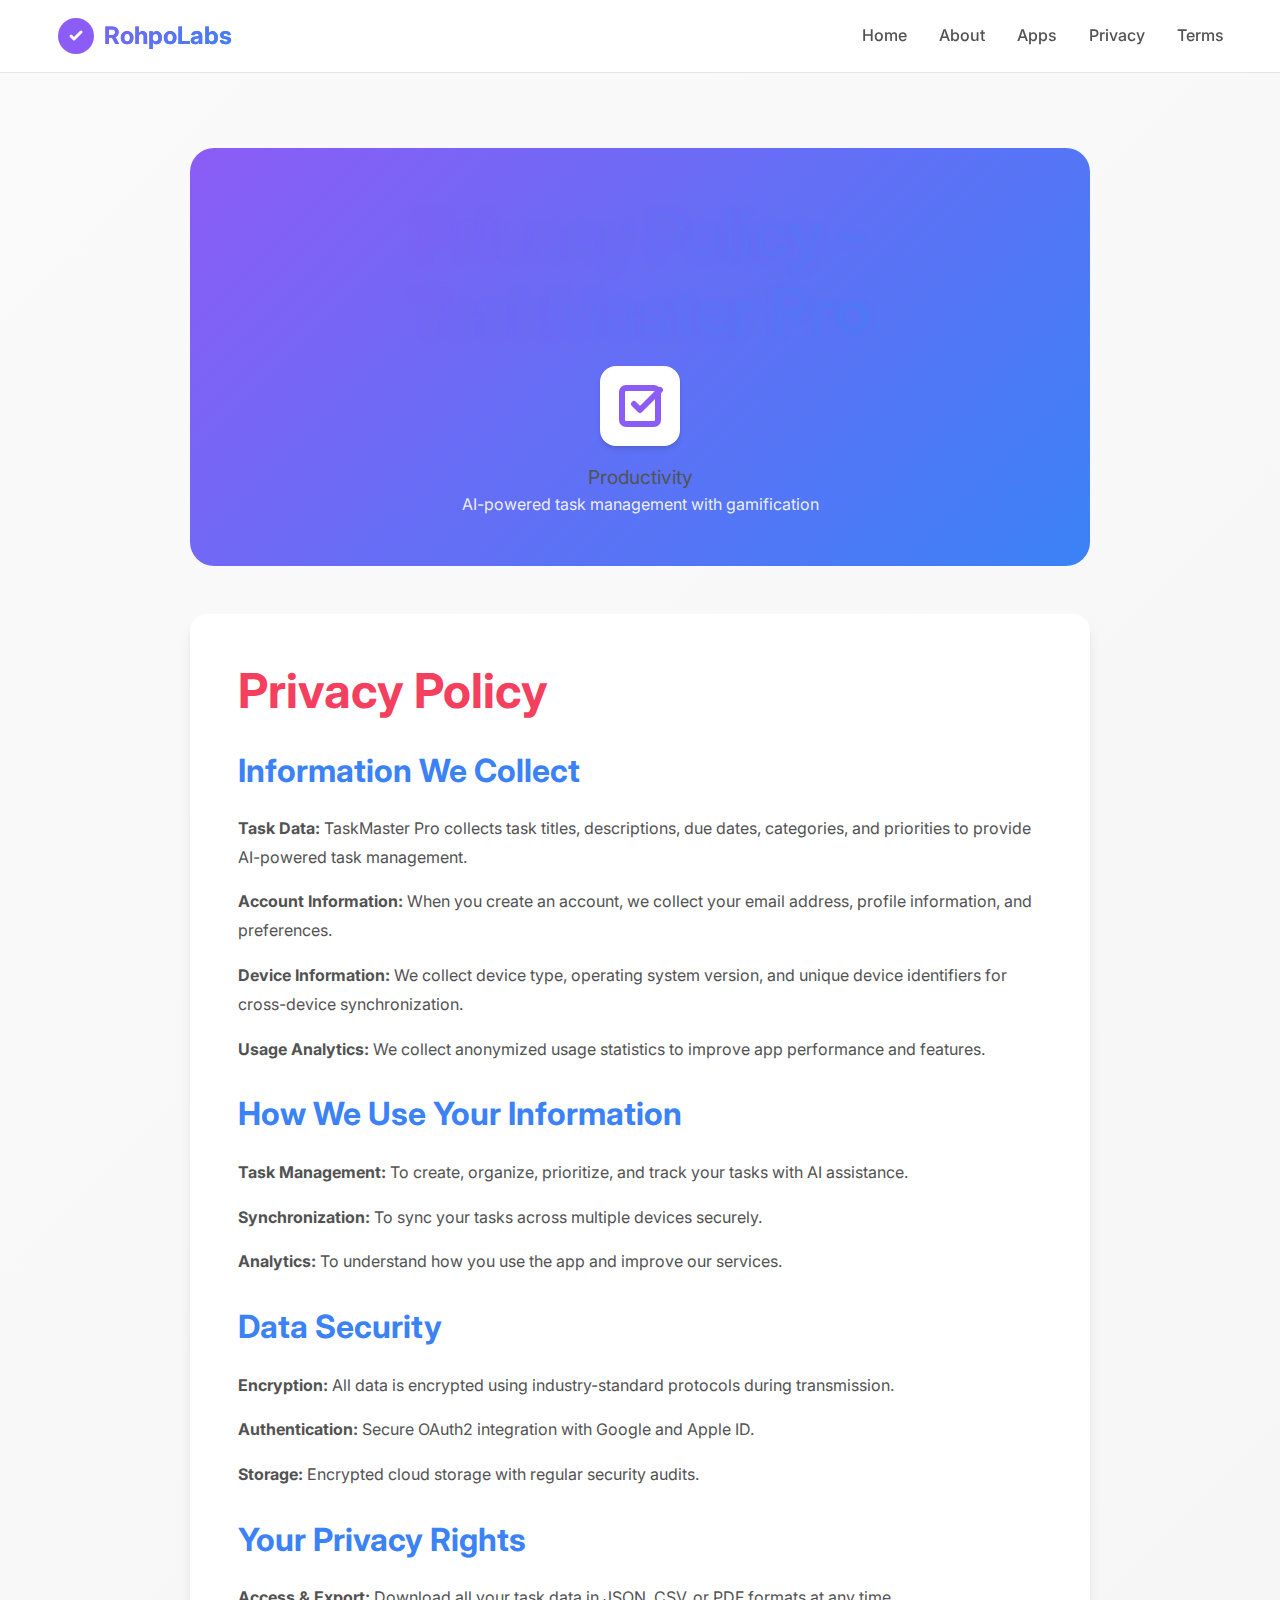
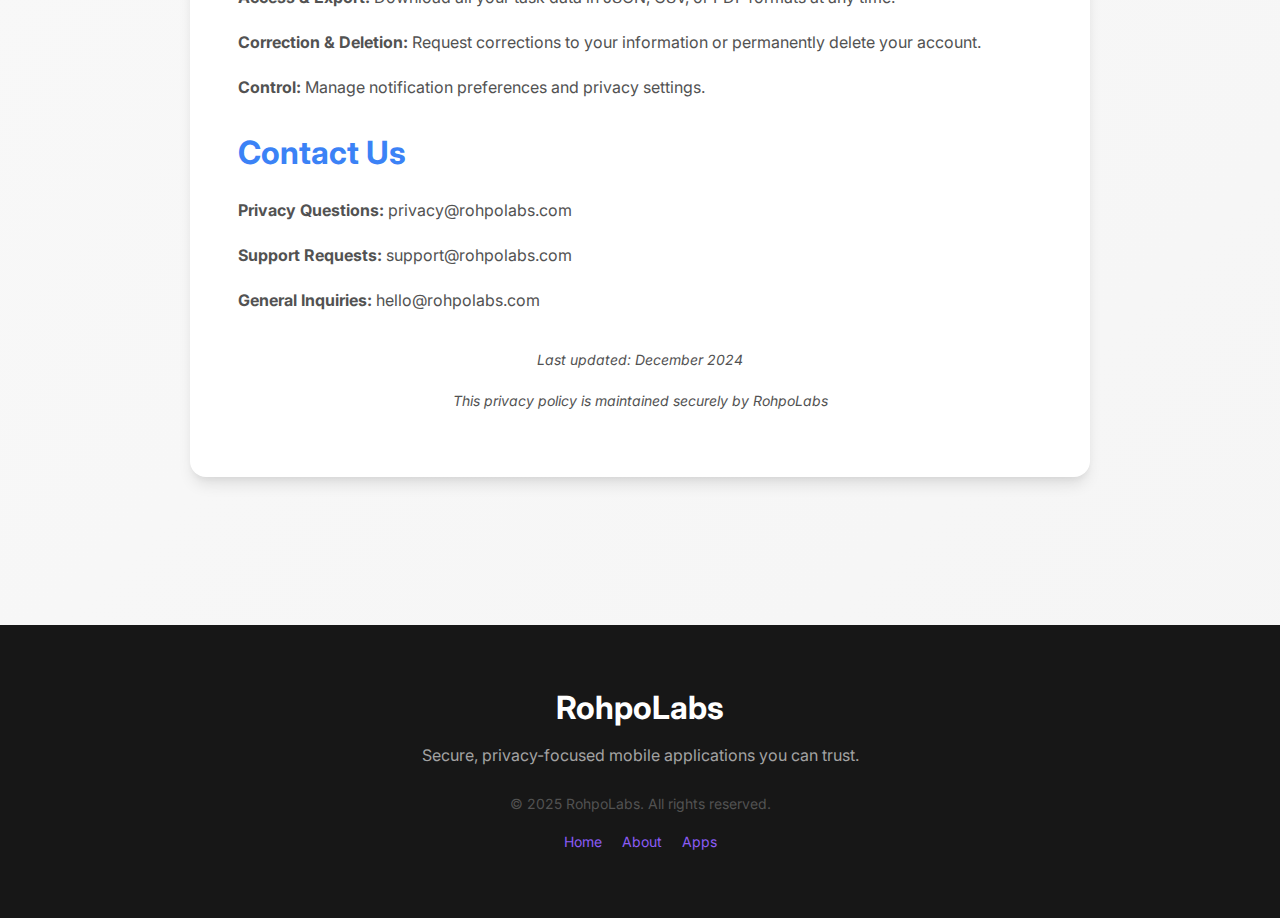
<file: apps/app-template/privacy-policy.html>
<!DOCTYPE html>
<html lang="en">
<head>
    <meta charset="UTF-8">
    <meta name="viewport" content="width=device-width, initial-scale=1.0">
    <title>Privacy Policy - TaskMaster Pro - RohpoLabs</title>
    <meta name="description" content="Privacy policy for TaskMaster Pro mobile application by RohpoLabs.">

    <!-- Google Fonts -->
    <link rel="preconnect" href="https://fonts.googleapis.com">
    <link rel="preconnect" href="https://fonts.gstatic.com" crossorigin>
    <link href="https://fonts.googleapis.com/css2?family=Inter:wght@300;400;500;600;700&display=swap" rel="stylesheet">

    <!-- CSS -->
    <link rel="stylesheet" href="../../assets/css/style.css">

    <!-- Static Page Styles -->
    <style>
        .static-container {
            max-width: 900px;
            margin: calc(100px + 3rem) auto;
        }
        .app-header {
            text-align: center;
            margin-bottom: var(--space-2xl);
            padding: var(--space-2xl);
            background: linear-gradient(135deg, var(--primary-purple), var(--secondary-blue));
            border-radius: var(--radius-2xl);
            color: white;
        }
        .content-area {
            background: white;
            padding: var(--space-2xl);
            border-radius: var(--radius-xl);
            box-shadow: var(--shadow-lg);
            margin-bottom: var(--space-xl);
            line-height: 1.8;
        }
        .content-area h3 {
            color: var(--secondary-blue);
            margin-top: var(--space-xl);
            margin-bottom: var(--space-lg);
        }
        .content-area h2 {
            color: var(--accent-coral);
            margin-bottom: var(--space-xl);
        }
        .footer-info {
            text-align: center;
            color: var(--neutral-500);
            font-size: 0.875rem;
            margin-top: var(--space-xl);
            font-style: italic;
        }
        @media (max-width: 768px) {
            .static-container {
                padding: var(--space-md);
            }
        }
    </style>
</head>
<body>
    <!-- Navigation Header -->
    <header class="header">
        <nav class="container nav">
            <div class="logo">
                <a href="../../index.html" class="logo-link">
                    <svg width="40" height="40" viewBox="0 0 40 40" fill="none" xmlns="http://www.w3.org/2000/svg" style="margin-right: 8px; vertical-align: middle;">
                        <circle cx="20" cy="20" r="18" fill="url(#gradient1)"/>
                        <path d="M15 20L18 23L25 16" stroke="white" stroke-width="3" stroke-linecap="round" stroke-linejoin="round"/>
                        <defs>
                            <linearGradient id="gradient1" x1="2" y1="2" x2="38" y2="38">
                                <stop stop-color="#8B5CF6"/>
                                <stop offset="1" stop-color="#3B82F6"/>
                            </linearGradient>
                        </defs>
                    </svg>
                    RohpoLabs
                </a>
            </div>
            <ul class="nav-links">
                <li><a href="../../index.html" class="nav-link">Home</a></li>
                <li><a href="../../about.html" class="nav-link">About</a></li>
                <li><a href="../../index.html" class="nav-link">Apps</a></li>
                <li><a href="privacy-policy.html" class="nav-link">Privacy</a></li>
                <li><a href="terms-of-service.html" class="nav-link">Terms</a></li>
            </ul>
        </nav>
    </header>

    <!-- Main Content -->
    <main>
        <div class="container">
            <div class="static-container">
                <!-- App Header -->
                <div class="app-header">
                    <h1>Privacy Policy - TaskMaster Pro</h1>
                    <div style="width: 80px; height: 80px; background: white; border-radius: var(--radius-xl); margin-bottom: var(--space-md); display: inline-flex; align-items: center; justify-content: center; box-shadow: var(--shadow-md);">
                        <svg width="48" height="48" viewBox="0 0 24 24" fill="none" xmlns="http://www.w3.org/2000/svg">
                            <rect x="3" y="3" width="18" height="18" rx="2" stroke="url(#appGradient)" stroke-width="3" fill="none"/>
                            <path d="M9 11L12 14L22 4" stroke="url(#appGradient)" stroke-width="3" stroke-linecap="round" stroke-linejoin="round"/>
                            <defs>
                                <linearGradient id="appGradient" x1="3" y1="3" x2="21" y2="21">
                                    <stop stop-color="#8B5CF6"/>
                                    <stop offset="1" stop-color="#F43F5E"/>
                                </linearGradient>
                            </defs>
                        </svg>
                    </div>
                    <p style="font-size: 1.2rem; margin: 0;">Productivity</p>
                    <p style="color: rgba(255,255,255,0.9); margin: 0;">AI-powered task management with gamification</p>
                </div>

                <!-- Static Content Area -->
                <div class="content-area">
                    <h2>Privacy Policy</h2>

                    <h3>Information We Collect</h3>
                    <p><strong>Task Data:</strong> TaskMaster Pro collects task titles, descriptions, due dates, categories, and priorities to provide AI-powered task management.</p>
                    <p><strong>Account Information:</strong> When you create an account, we collect your email address, profile information, and preferences.</p>
                    <p><strong>Device Information:</strong> We collect device type, operating system version, and unique device identifiers for cross-device synchronization.</p>
                    <p><strong>Usage Analytics:</strong> We collect anonymized usage statistics to improve app performance and features.</p>

                    <h3>How We Use Your Information</h3>
                    <p><strong>Task Management:</strong> To create, organize, prioritize, and track your tasks with AI assistance.</p>
                    <p><strong>Synchronization:</strong> To sync your tasks across multiple devices securely.</p>
                    <p><strong>Analytics:</strong> To understand how you use the app and improve our services.</p>

                    <h3>Data Security</h3>
                    <p><strong>Encryption:</strong> All data is encrypted using industry-standard protocols during transmission.</p>
                    <p><strong>Authentication:</strong> Secure OAuth2 integration with Google and Apple ID.</p>
                    <p><strong>Storage:</strong> Encrypted cloud storage with regular security audits.</p>

                    <h3>Your Privacy Rights</h3>
                    <p><strong>Access & Export:</strong> Download all your task data in JSON, CSV, or PDF formats at any time.</p>
                    <p><strong>Correction & Deletion:</strong> Request corrections to your information or permanently delete your account.</p>
                    <p><strong>Control:</strong> Manage notification preferences and privacy settings.</p>

                    <h3>Contact Us</h3>
                    <p><strong>Privacy Questions:</strong> privacy@rohpolabs.com</p>
                    <p><strong>Support Requests:</strong> support@rohpolabs.com</p>
                    <p><strong>General Inquiries:</strong> hello@rohpolabs.com</p>

                    <div class="footer-info">
                        <p>Last updated: December 2024</p>
                        <p>This privacy policy is maintained securely by RohpoLabs</p>
                    </div>
                </div>
            </div>
        </div>
    </main>

    <!-- Footer -->
    <footer class="footer">
        <div class="container">
            <div class="footer-content">
                <div style="max-width: 600px; margin: 0 auto; text-align: center;">
                    <h3 style="margin-bottom: 1rem; color: white;">RohpoLabs</h3>
                    <p style="color: var(--neutral-400); margin-bottom: 1.5rem;">
                        Secure, privacy-focused mobile applications you can trust.
                    </p>
                    <div style="margin-top: 1.5rem; color: var(--neutral-500); font-size: 0.875rem; line-height: 1.6;">
                        <p>© 2025 RohpoLabs. All rights reserved.</p>
                        <div style="margin-top: 0.5rem;">
                            <a href="../../index.html" style="color: var(--primary-purple); text-decoration: none; margin: 0 0.5rem;">Home</a>
                            <a href="../../about.html" style="color: var(--primary-purple); text-decoration: none; margin: 0 0.5rem;">About</a>
                            <a href="../../apps/index.html" style="color: var(--primary-purple); text-decoration: none; margin: 0 0.5rem;">Apps</a>
                        </div>
                    </div>
                </div>
            </div>
        </div>
    </footer>

    </body>
</html>
</file>
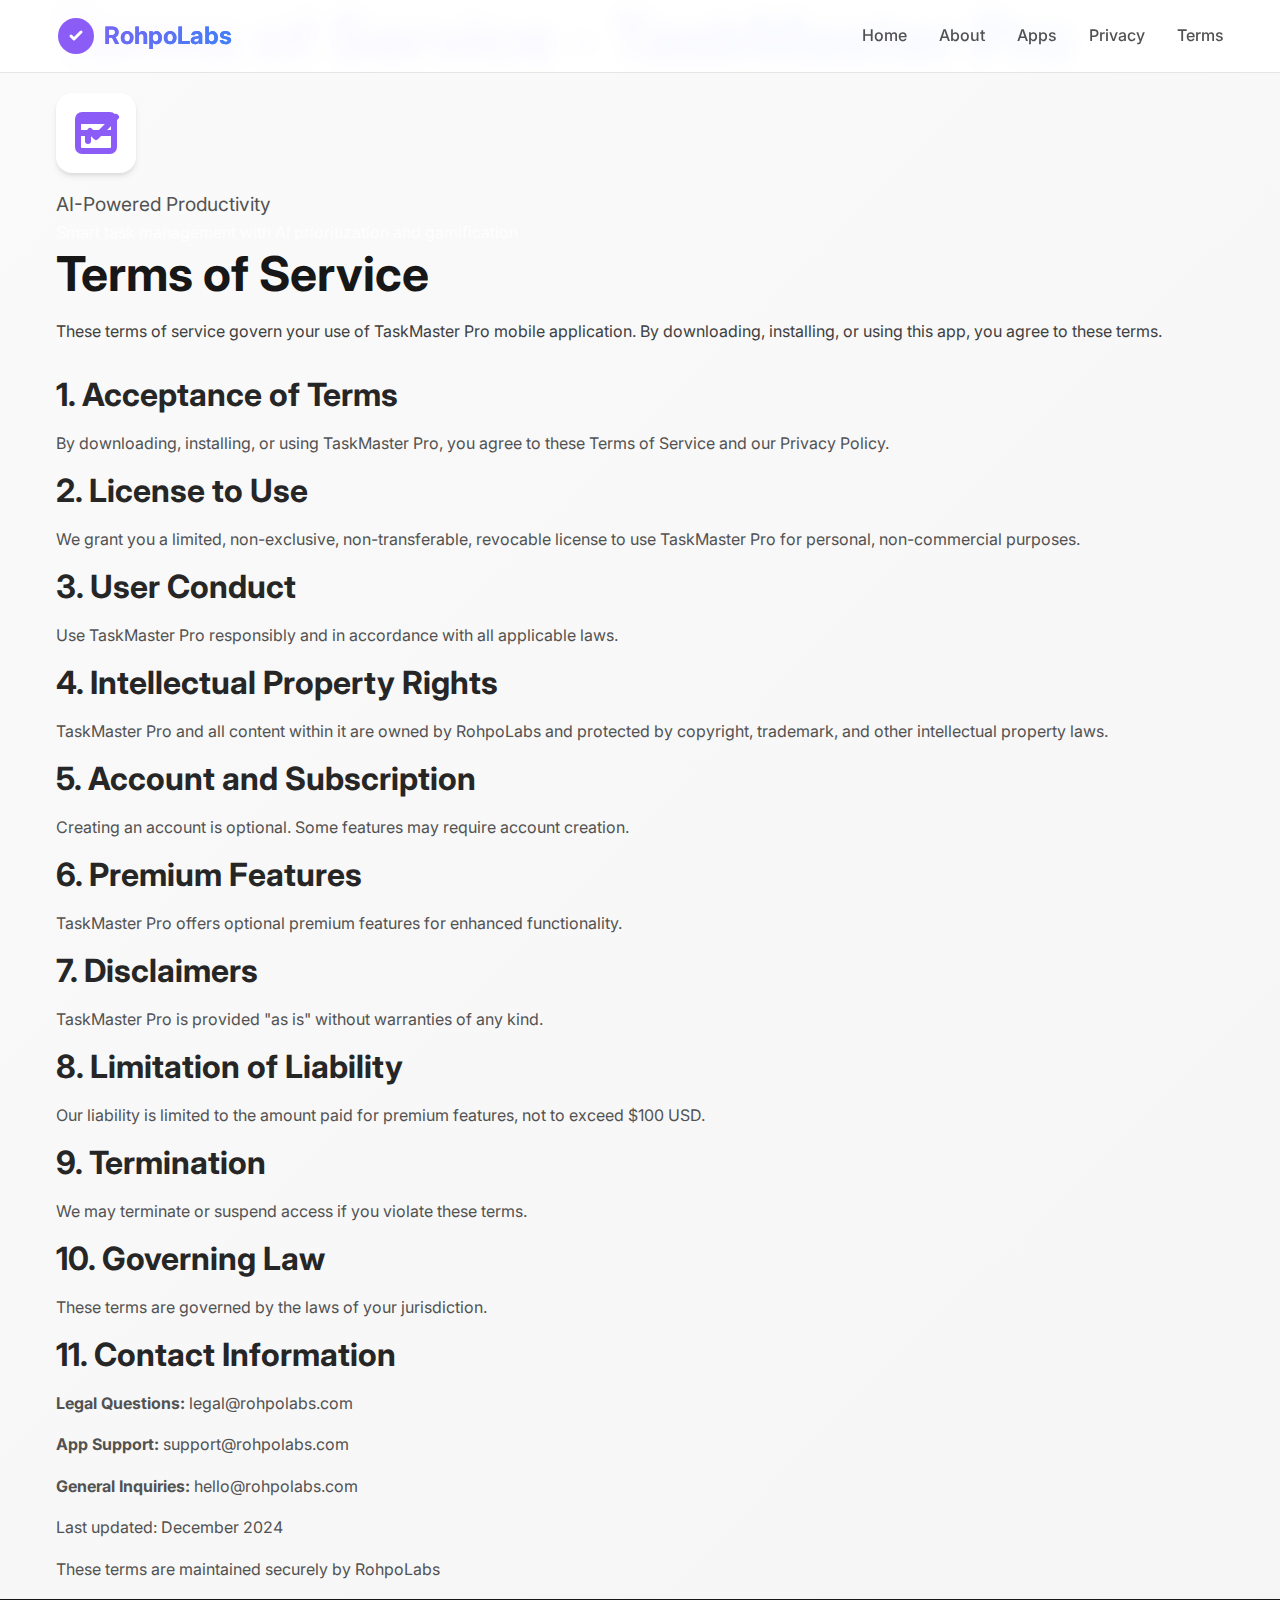
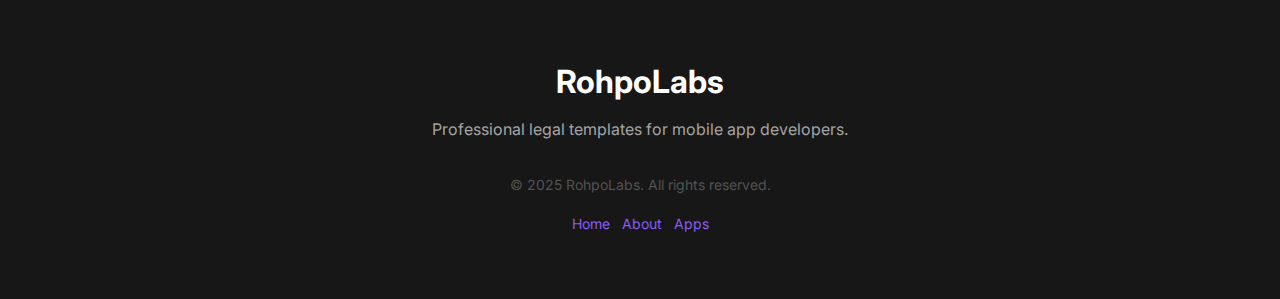
<file: apps/app-template/terms-of-service.html>
<!DOCTYPE html>
<html lang="en">
<head>
    <meta charset="UTF-8">
    <meta name="viewport" content="width=device-width, initial-scale=1.0">
    <title>Terms of Service - TaskMaster Pro - RohpoLabs</title>
    <meta name="description" content="Terms of service for TaskMaster Pro mobile application by RohpoLabs. Legal terms and conditions for using our app.">

    <!-- Google Fonts -->
    <link rel="preconnect" href="https://fonts.googleapis.com">
    <link rel="preconnect" href="https://fonts.gstatic.com" crossorigin>
    <link href="https://fonts.googleapis.com/css2?family=Inter:wght@300;400;500;600;700&display=swap" rel="stylesheet">

    <!-- CSS -->
    <link rel="stylesheet" href="../../assets/css/style.css">
</head>
<body>
    <!-- Navigation Header -->
    <header class="header">
        <nav class="container nav">
            <div class="logo">
                <a href="../../index.html" class="logo-link">
                    <svg width="40" height="40" viewBox="0 0 40 40" fill="none" xmlns="http://www.w3.org/2000/svg" style="margin-right: 8px; vertical-align: middle;">
                        <circle cx="20" cy="20" r="18" fill="url(#gradient1)"/>
                        <path d="M15 20L18 23L25 16" stroke="white" stroke-width="3" stroke-linecap="round" stroke-linejoin="round"/>
                        <defs>
                            <linearGradient id="gradient1" x1="2" y1="2" x2="38" y2="38">
                                <stop stop-color="#8B5CF6"/>
                                <stop offset="1" stop-color="#3B82F6"/>
                            </linearGradient>
                        </defs>
                    </svg>
                    RohpoLabs
                </a>
            </div>
            <ul class="nav-links">
                <li><a href="../../index.html" class="nav-link">Home</a></li>
                <li><a href="../../about.html" class="nav-link">About</a></li>
                <li><a href="../../index.html" class="nav-link">Apps</a></li>
                <li><a href="privacy-policy.html" class="nav-link">Privacy</a></li>
                <li><a href="terms-of-service.html" class="nav-link">Terms</a></li>
            </ul>
        </nav>
    </header>

    <!-- Main Content -->
    <main>
        <div class="container">
            <div class="terms-content">
                <!-- App Header -->
                <div class="app-header">
                    <h1>Terms of Service - TaskMaster Pro</h1>
                    <div style="width: 80px; height: 80px; background: white; border-radius: var(--radius-xl); margin-bottom: var(--space-md); display: inline-flex; align-items: center; justify-content: center; box-shadow: var(--shadow-md);">
                        <!-- TaskMaster Pro Icon -->
                        <svg width="48" height="48" viewBox="0 0 24 24" fill="none" xmlns="http://www.w3.org/2000/svg">
                            <rect x="3" y="3" width="18" height="18" rx="2" stroke="url(#appGradient)" stroke-width="3" fill="none"/>
                            <path d="M9 11L12 14L22 4M3 6H21M8 12V16M4 12H20" stroke="url(#appGradient)" stroke-width="3" stroke-linecap="round" stroke-linejoin="round"/>
                            <defs>
                                <linearGradient id="appGradient" x1="3" y1="3" x2="21" y2="21">
                                    <stop stop-color="#8B5CF6"/>
                                    <stop offset="1" stop-color="#3B82F6"/>
                                </linearGradient>
                            </defs>
                        </svg>
                    </div>
                    <p style="font-size: 1.2rem; margin: 0;">AI-Powered Productivity</p>
                    <p style="color: rgba(255,255,255,0.9); margin: 0;">Smart task management with AI prioritization and gamification</p>
                </div>

                <!-- Static Content Area -->
                <div class="content-area">
                    <h2>Terms of Service</h2>
                    <p style="color: var(--neutral-700); margin-bottom: var(--space-xl);">
                        These terms of service govern your use of TaskMaster Pro mobile application.
                        By downloading, installing, or using this app, you agree to these terms.
                    </p>

                    <h3>1. Acceptance of Terms</h3>
                    <p>By downloading, installing, or using TaskMaster Pro, you agree to these Terms of Service and our Privacy Policy.</p>

                    <h3>2. License to Use</h3>
                    <p>We grant you a limited, non-exclusive, non-transferable, revocable license to use TaskMaster Pro for personal, non-commercial purposes.</p>

                    <h3>3. User Conduct</h3>
                    <p>Use TaskMaster Pro responsibly and in accordance with all applicable laws.</p>

                    <h3>4. Intellectual Property Rights</h3>
                    <p>TaskMaster Pro and all content within it are owned by RohpoLabs and protected by copyright, trademark, and other intellectual property laws.</p>

                    <h3>5. Account and Subscription</h3>
                    <p>Creating an account is optional. Some features may require account creation.</p>

                    <h3>6. Premium Features</h3>
                    <p>TaskMaster Pro offers optional premium features for enhanced functionality.</p>

                    <h3>7. Disclaimers</h3>
                    <p>TaskMaster Pro is provided "as is" without warranties of any kind.</p>

                    <h3>8. Limitation of Liability</h3>
                    <p>Our liability is limited to the amount paid for premium features, not to exceed $100 USD.</p>

                    <h3>9. Termination</h3>
                    <p>We may terminate or suspend access if you violate these terms.</p>

                    <h3>10. Governing Law</h3>
                    <p>These terms are governed by the laws of your jurisdiction.</p>

                    <h3>11. Contact Information</h3>
                    <p><strong>Legal Questions:</strong> legal@rohpolabs.com</p>
                    <p><strong>App Support:</strong> support@rohpolabs.com</p>
                    <p><strong>General Inquiries:</strong> hello@rohpolabs.com</p>

                    <div class="footer-info">
                        <p>Last updated: December 2024</p>
                        <p>These terms are maintained securely by RohpoLabs</p>
                    </div>
                </div>
            </div>
        </div>
    </main>

    <!-- Footer -->
    <footer class="footer">
        <div class="container">
            <div class="footer-content">
                <div style="max-width: 600px; margin: 0 auto; text-align: center;">
                    <h3 style="margin-bottom: var(--space-md); color: white;">RohpoLabs</h3>
                    <p style="color: var(--neutral-400); margin-bottom: var(--space-xl);">
                        Professional legal templates for mobile app developers.
                    </p>
                    <div style="margin-top: var(--space-lg); color: var(--neutral-500); font-size: 0.875rem; line-height: 1.6;">
                        <p>© 2025 RohpoLabs. All rights reserved.</p>
                        <div style="margin-top: var(--space-sm);">
                            <a href="../../index.html" style="color: var(--primary-purple); text-decoration: none; margin: 0 var(--space-xs);">Home</a>
                            <a href="../../about.html" style="color: var(--primary-purple); text-decoration: none; margin: 0 var(--space-xs);">About</a>
                            <a href="../../apps/index.html" style="color: var(--primary-purple); text-decoration: none; margin: 0 var(--space-xs);">Apps</a>
                        </div>
                    </div>
                </div>
            </div>
        </div>
    </footer>

    </body>
</html>
</file>
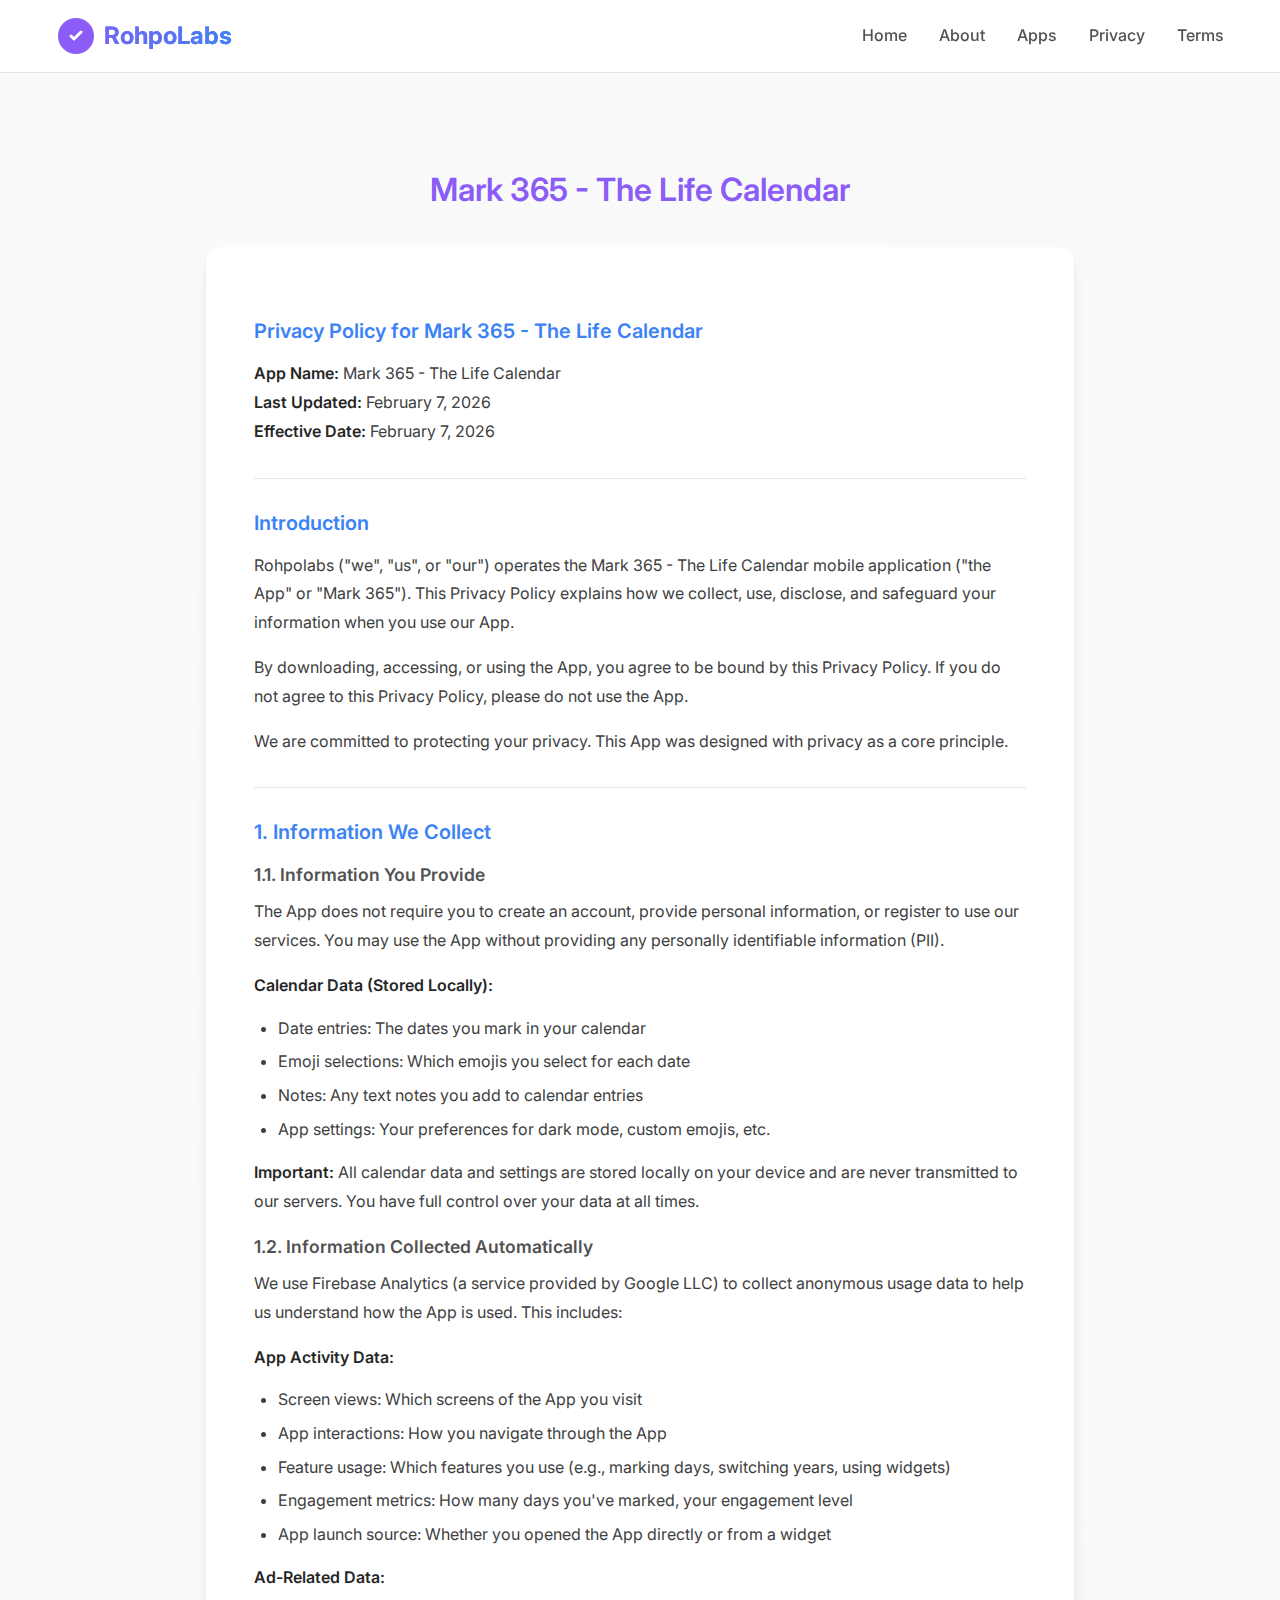
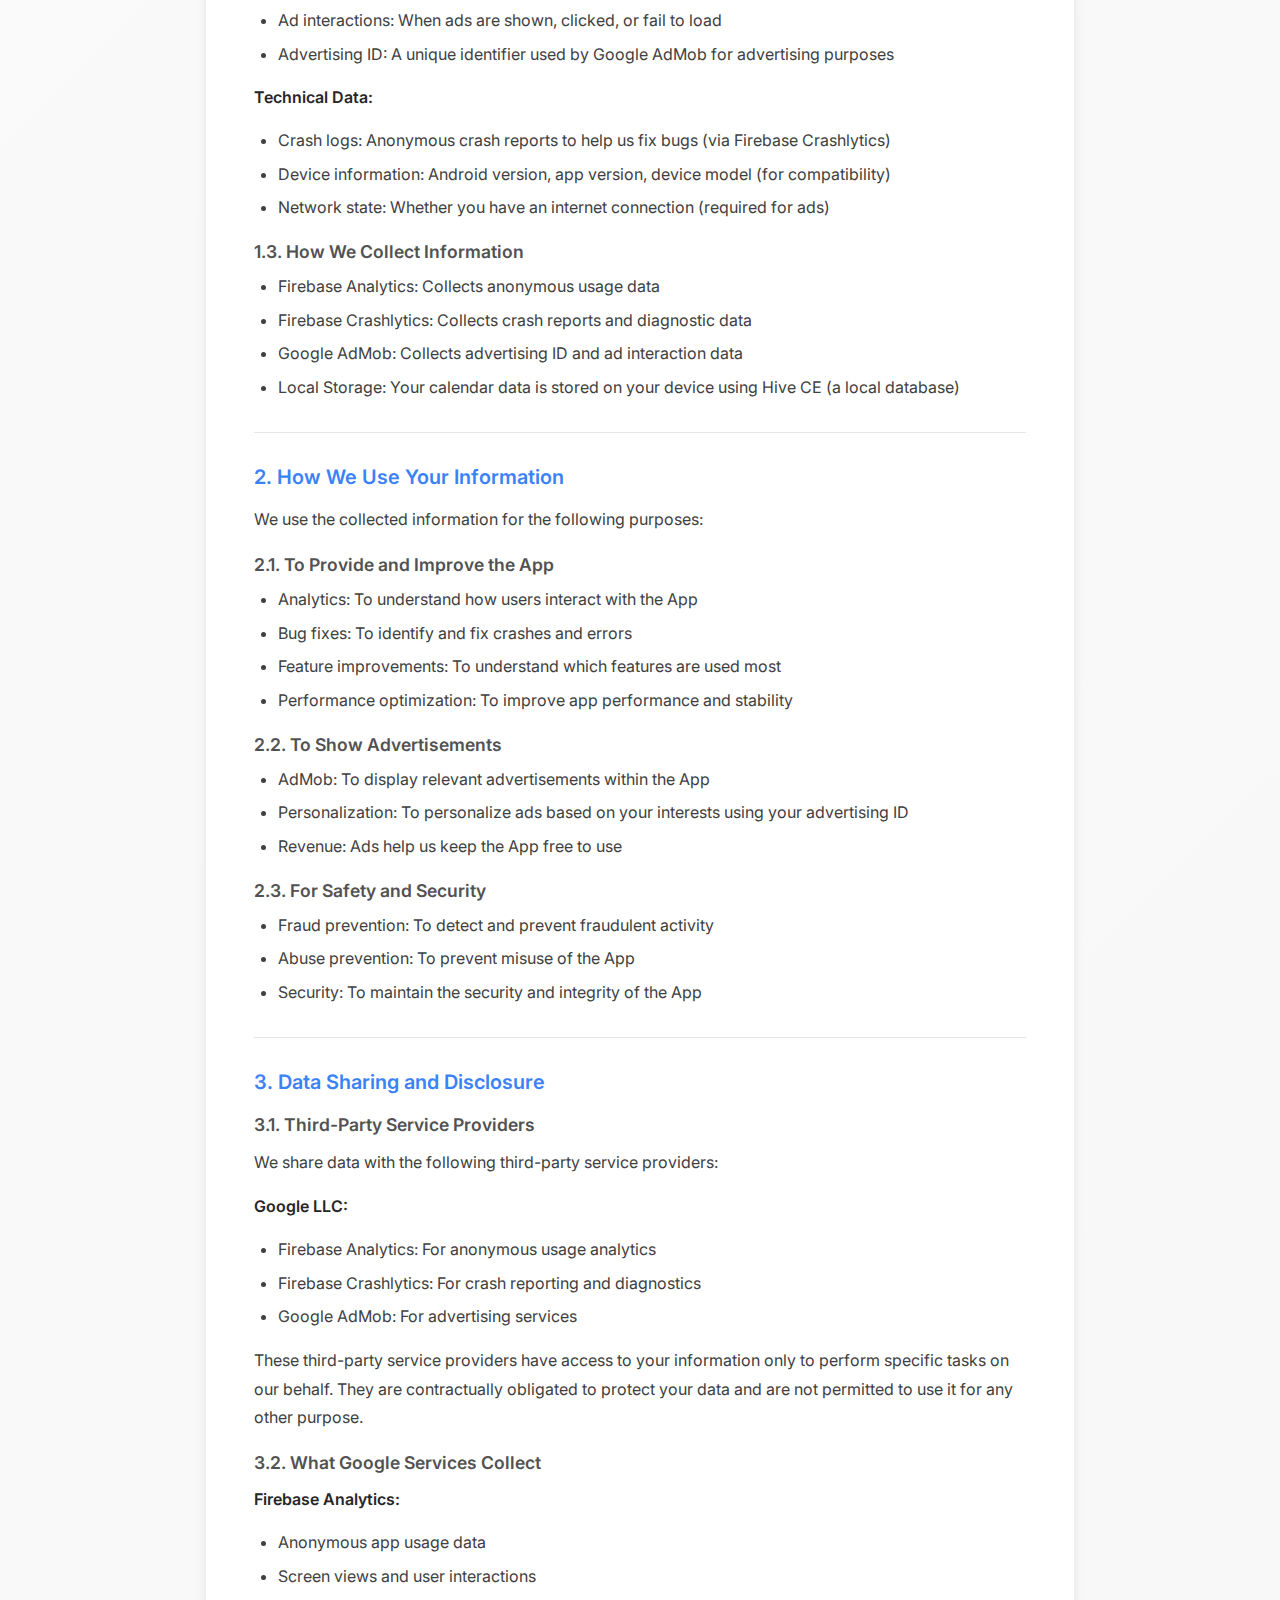
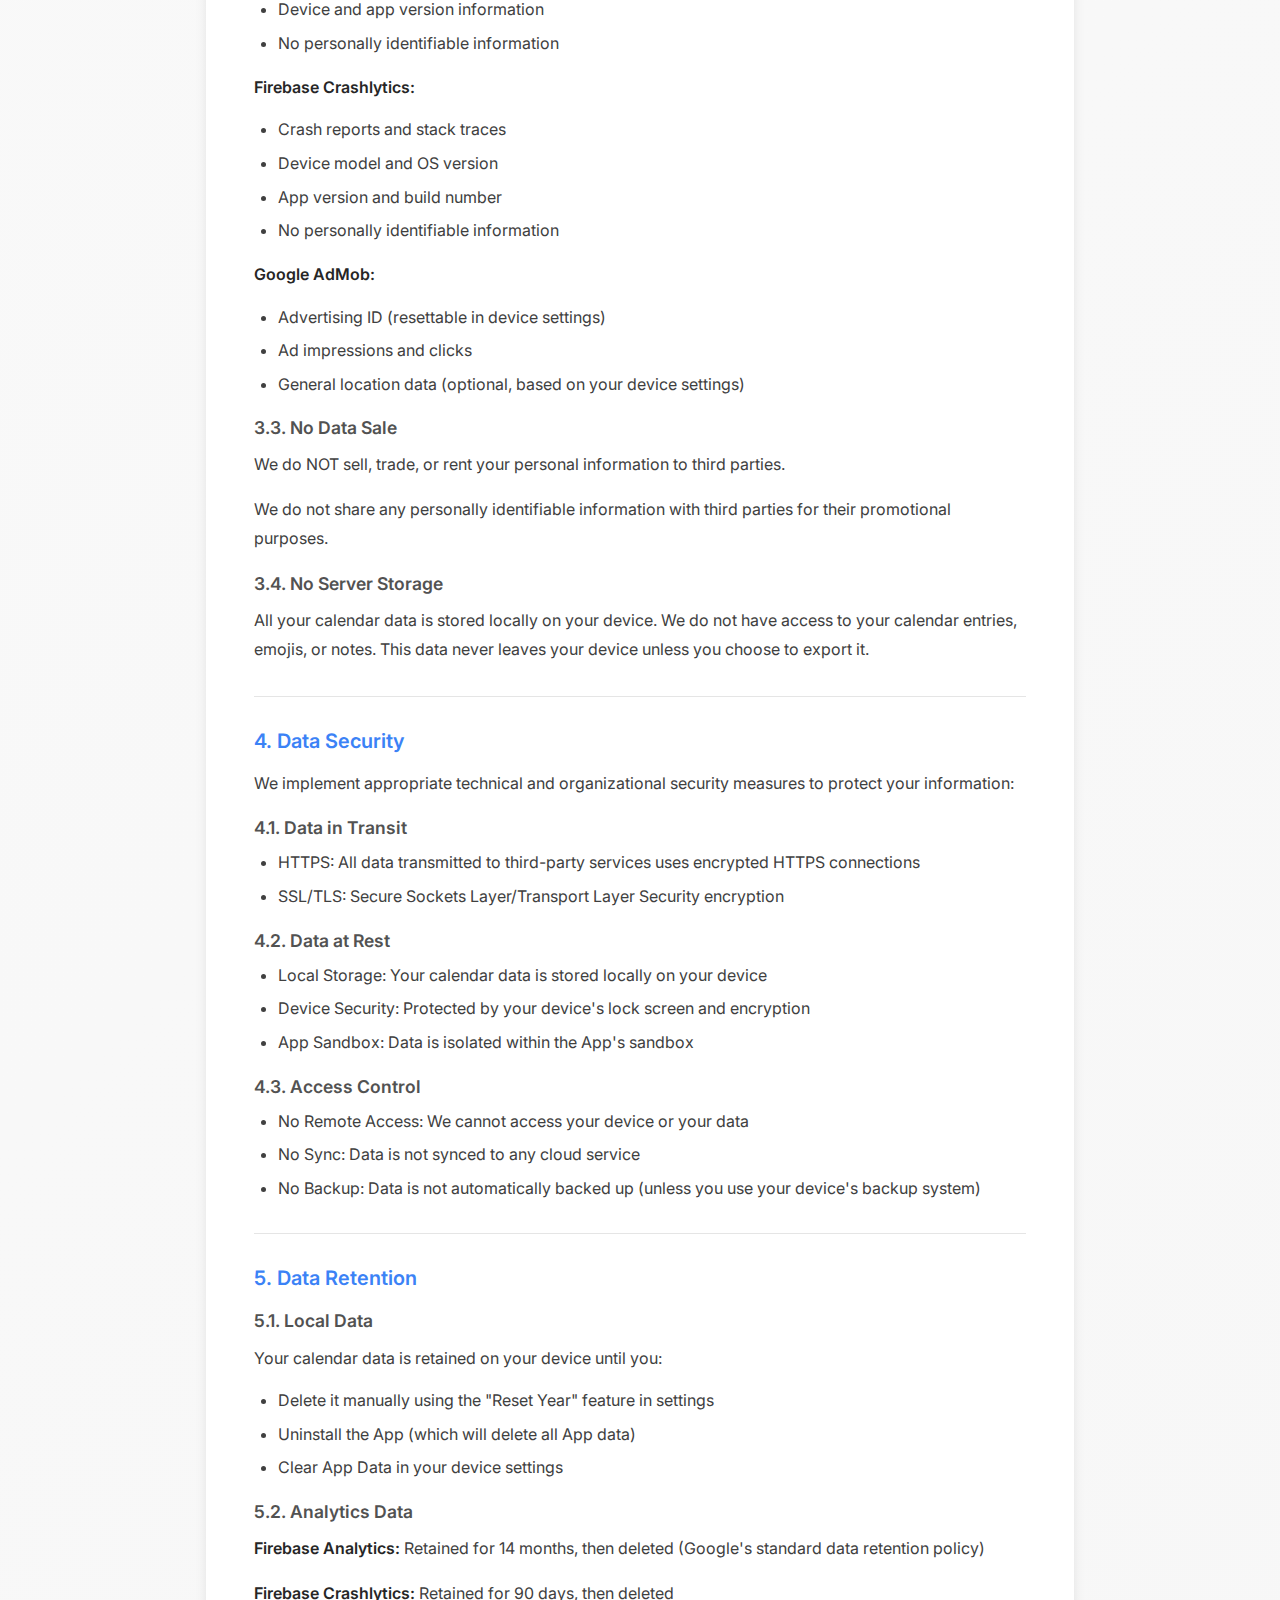
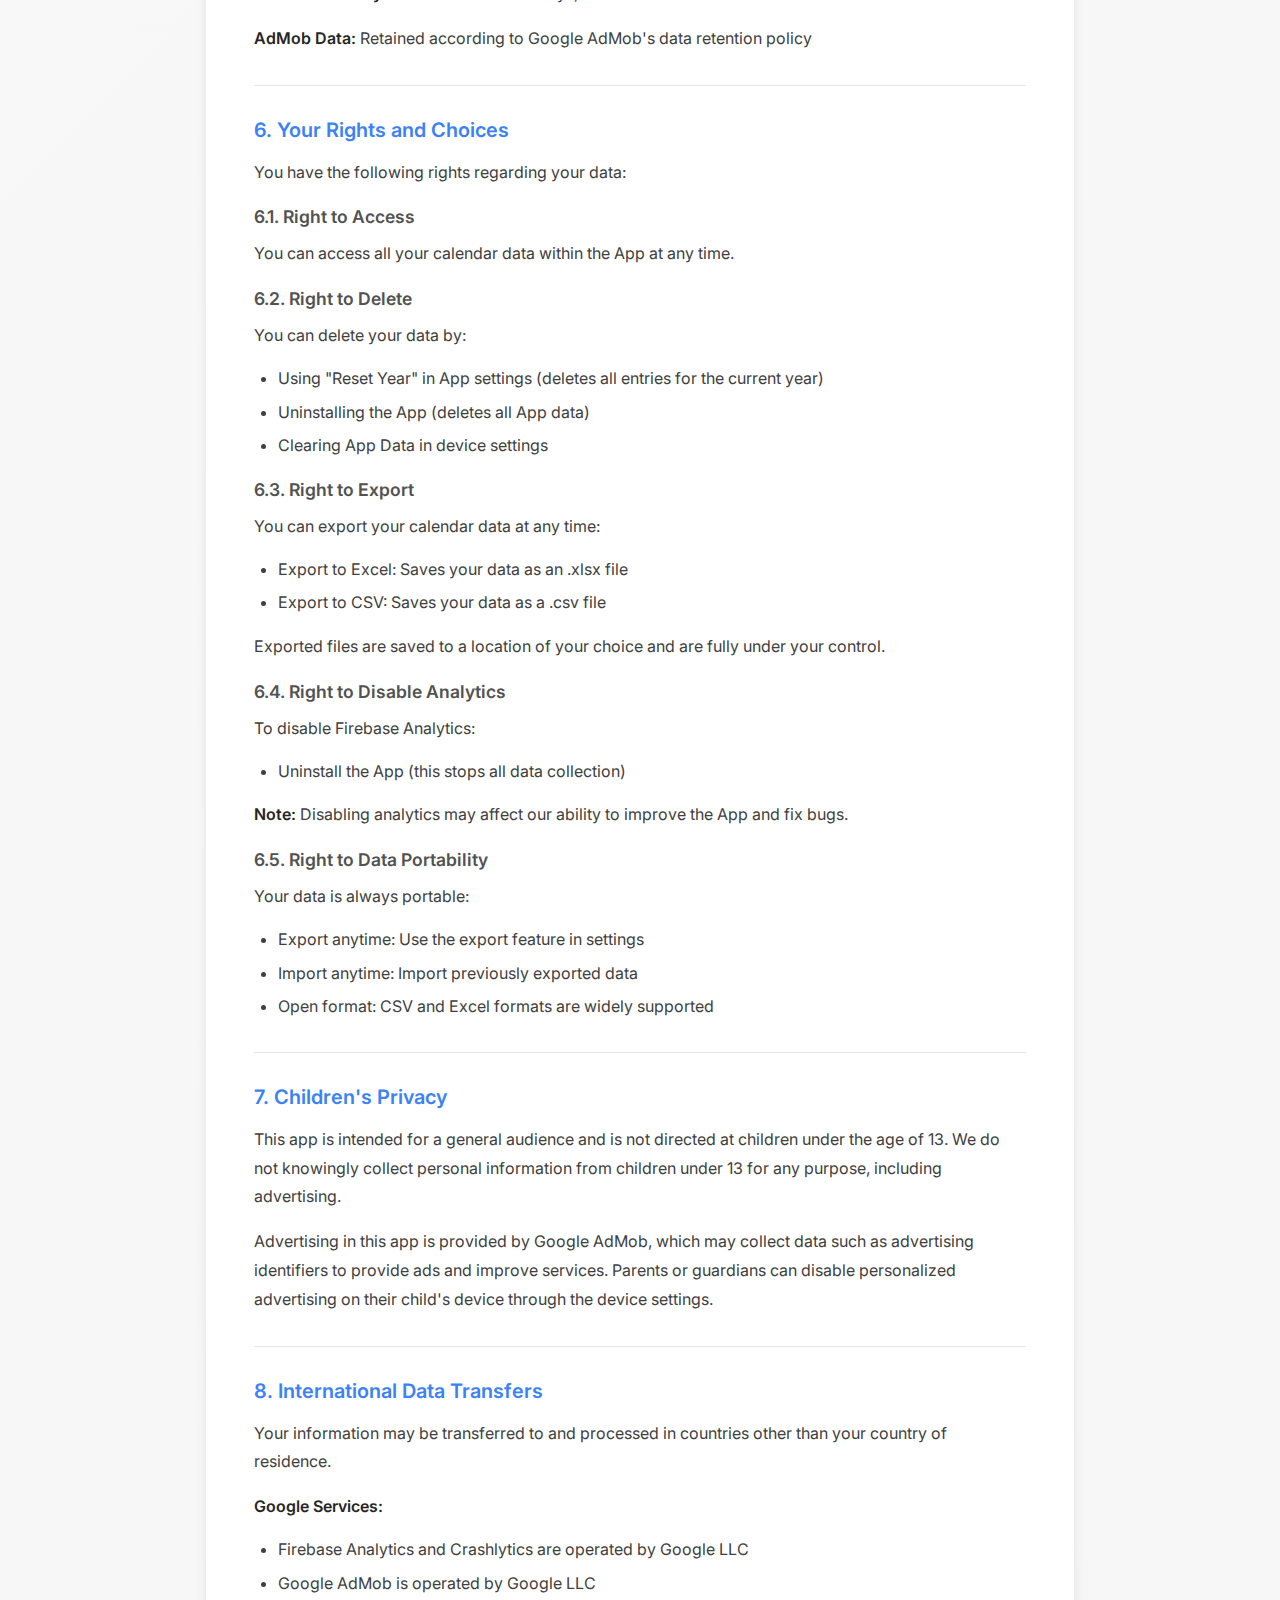
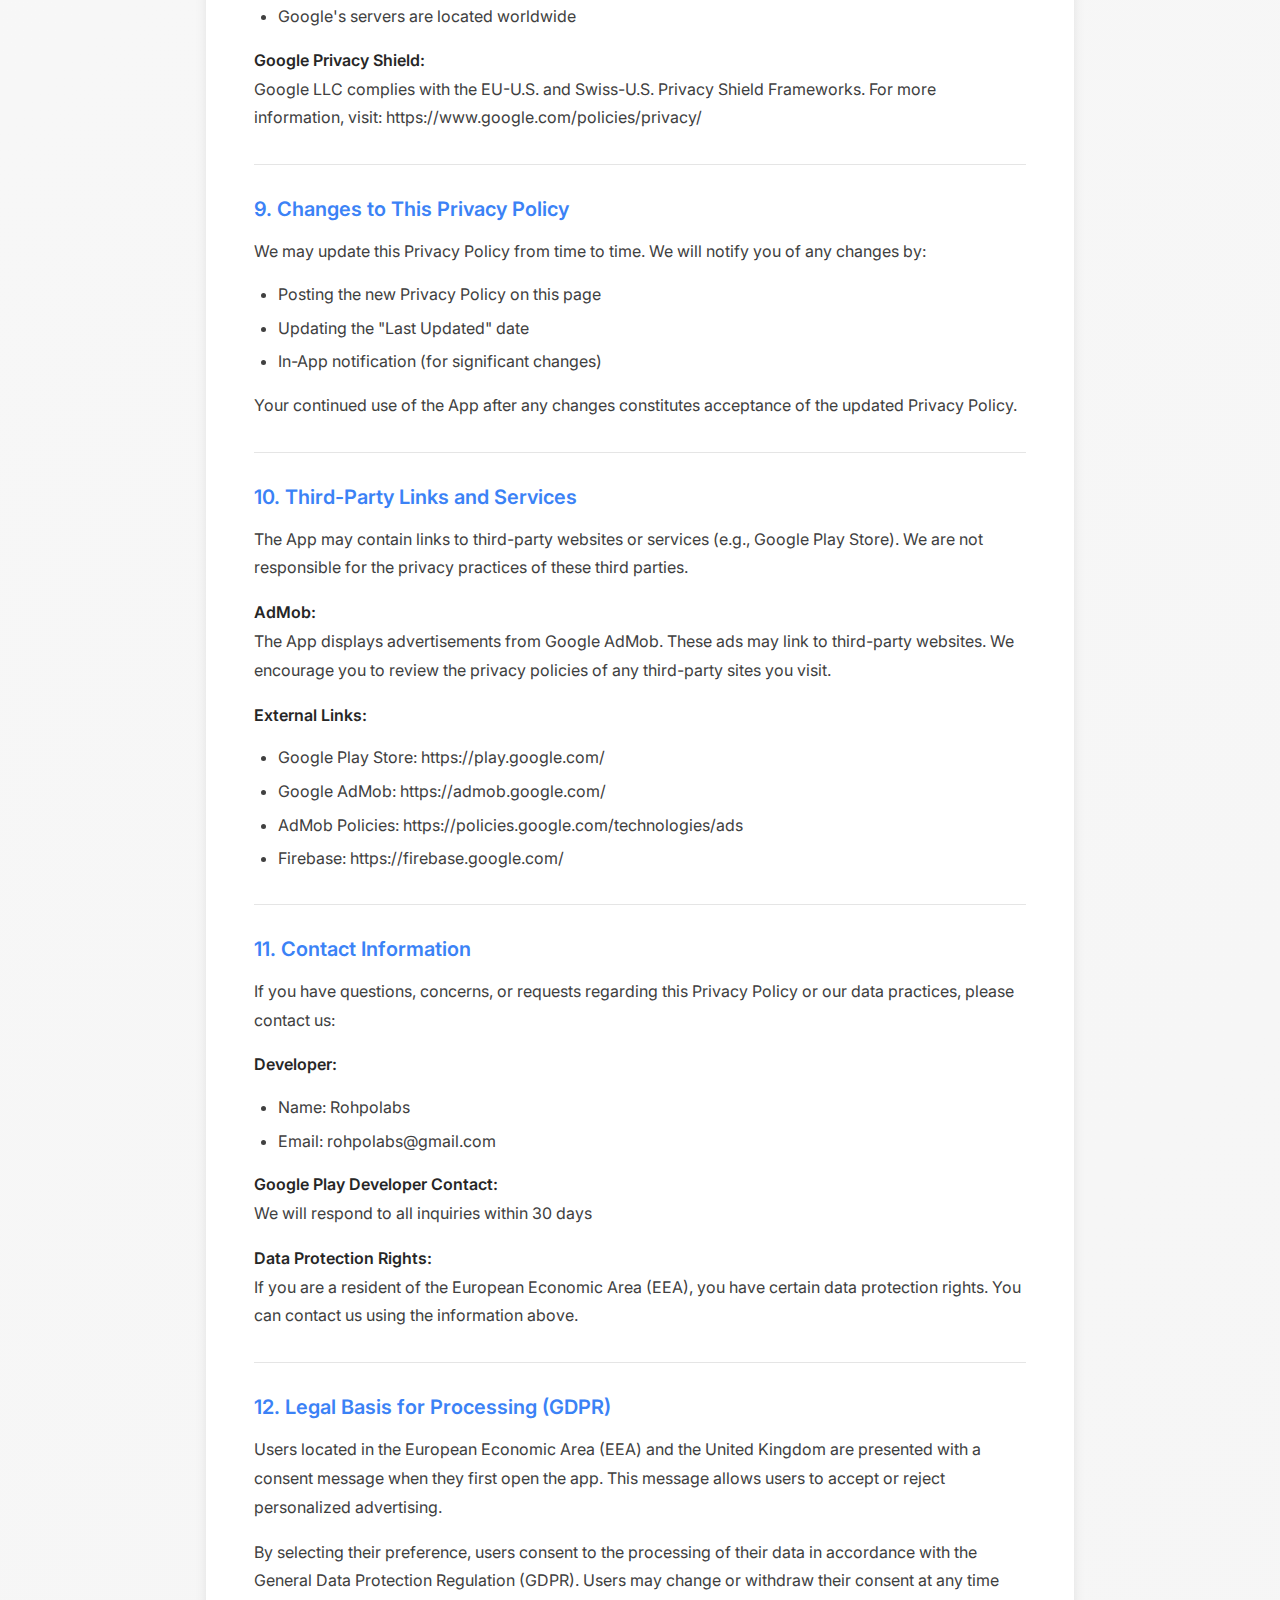
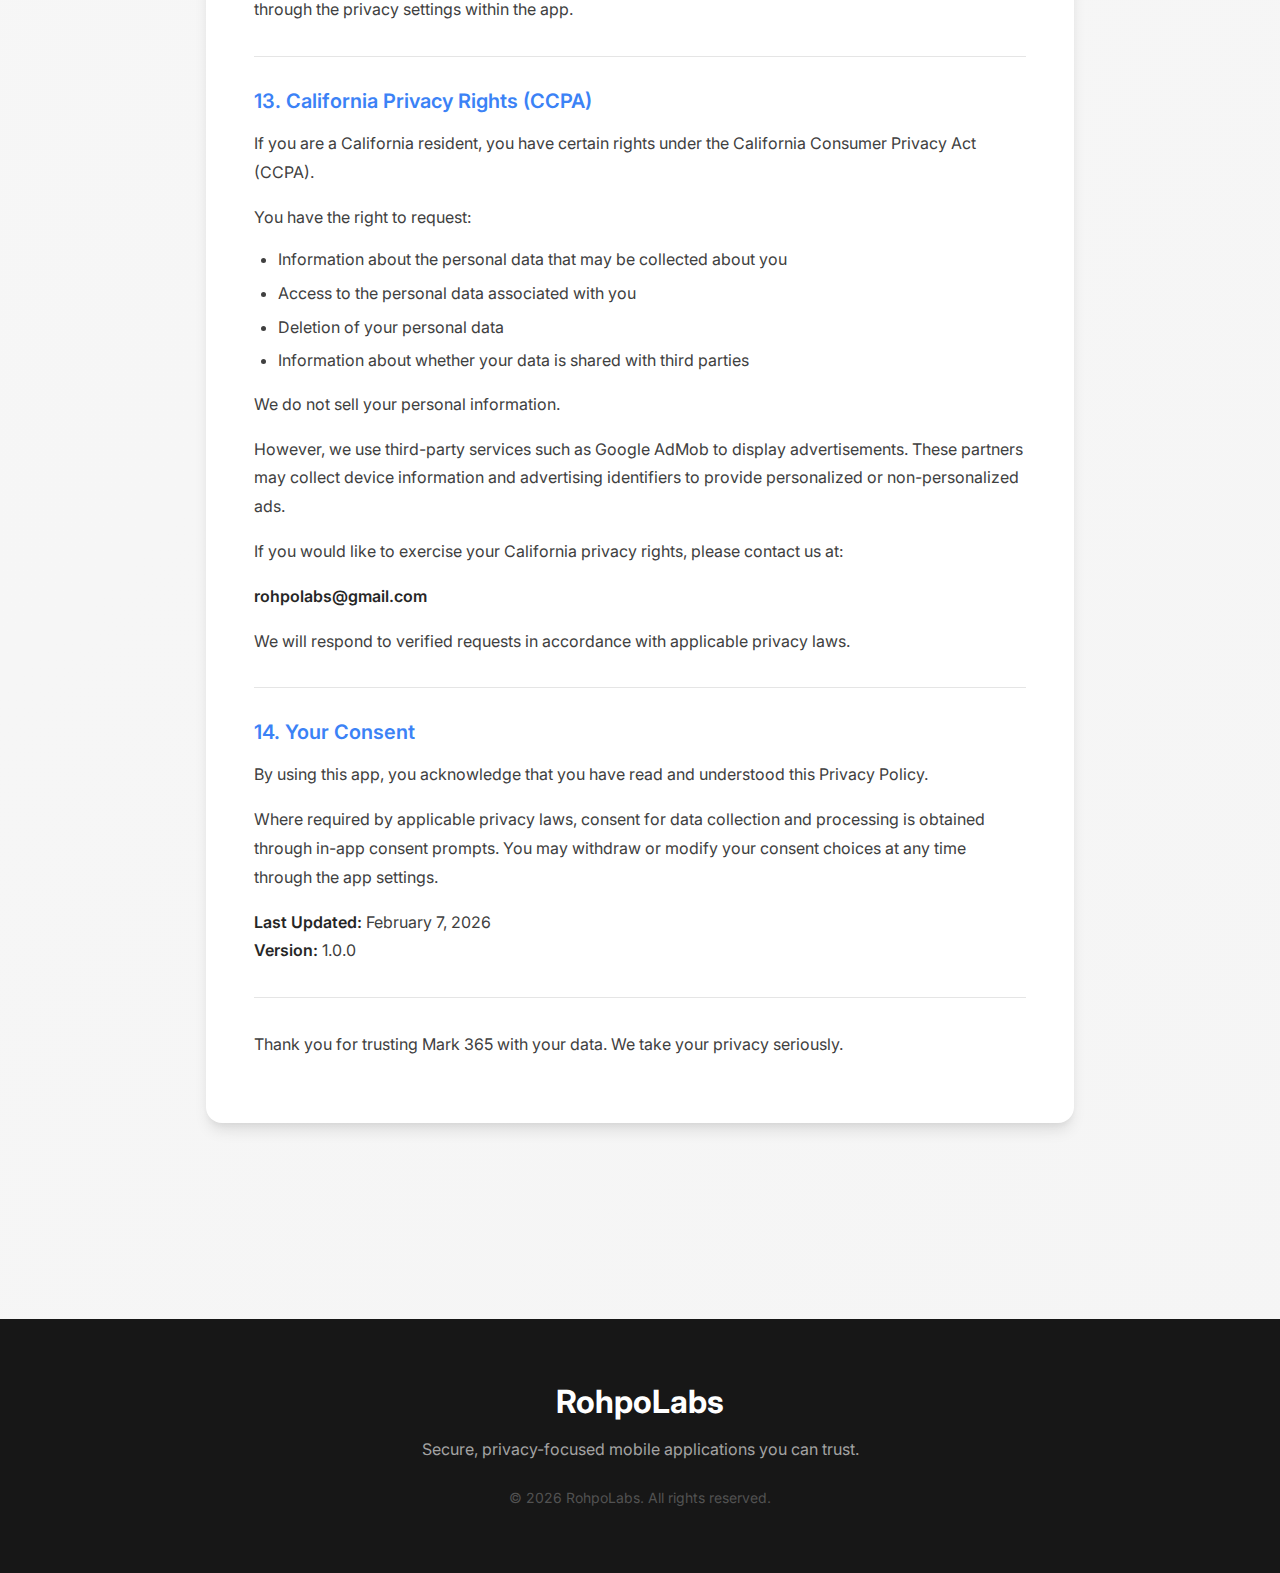
<file: apps/Mark365/privacy-policy.html>
<!DOCTYPE html>
<html lang="en">
<head>
    <meta charset="UTF-8">
    <meta name="viewport" content="width=device-width, initial-scale=1.0">
    <title>Privacy Policy - Mark 365 - RohpoLabs</title>
    <meta name="description" content="Privacy policy for Mark 365 - The Life Calendar mobile application by RohpoLabs.">

    <!-- Google Fonts -->
    <link rel="preconnect" href="https://fonts.googleapis.com">
    <link rel="preconnect" href="https://fonts.gstatic.com" crossorigin>
    <link href="https://fonts.googleapis.com/css2?family=Inter:wght@300;400;500;600;700&display=swap" rel="stylesheet">

    <!-- CSS -->
    <link rel="stylesheet" href="../../assets/css/style.css">

    <!-- Static Page Styles -->
    <style>
        .static-container {
            max-width: 900px;
            margin: calc(100px + 3rem) auto;
            padding: var(--space-md);
        }
        .app-name {
            text-align: center;
            font-size: 2rem;
            font-weight: 600;
            color: var(--primary-purple);
            margin-bottom: var(--space-xl);
        }
        .content-area {
            background: white;
            padding: var(--space-2xl);
            border-radius: var(--radius-xl);
            box-shadow: var(--shadow-lg);
            margin-bottom: var(--space-xl);
        }
        .content-area p {
            line-height: 1.8;
            margin-bottom: 1rem;
            color: var(--neutral-700);
        }
        .content-area h2 {
            color: var(--secondary-blue);
            font-size: 1.25rem;
            font-weight: 600;
            margin-top: 1.5rem;
            margin-bottom: 1rem;
        }
        .content-area h3 {
            color: var(--neutral-600);
            font-size: 1.1rem;
            font-weight: 600;
            margin-top: 1.25rem;
            margin-bottom: 0.75rem;
        }
        .content-area strong {
            color: var(--neutral-800);
            font-weight: 600;
        }
        .content-area ul {
            margin-left: 1.5rem;
            margin-bottom: 1rem;
        }
        .content-area li {
            margin-bottom: 0.5rem;
            line-height: 1.6;
            color: var(--neutral-700);
        }
        .content-area hr {
            border: none;
            border-top: 1px solid var(--neutral-200);
            margin: 2rem 0;
        }
        .content-area table {
            width: 100%;
            border-collapse: collapse;
            margin: 1rem 0;
        }
        .content-area th,
        .content-area td {
            border: 1px solid var(--neutral-200);
            padding: 0.75rem;
            text-align: left;
        }
        .content-area th {
            background-color: var(--neutral-100);
            font-weight: 600;
        }
        .footer-info {
            text-align: center;
            color: var(--neutral-500);
            font-size: 0.875rem;
            margin-top: var(--space-xl);
            font-style: italic;
        }
    </style>
</head>
<body>
    <!-- Navigation Header -->
    <header class="header">
        <nav class="container nav">
            <div class="logo">
                <a href="../../index.html" class="logo-link">
                    <svg width="40" height="40" viewBox="0 0 40 40" fill="none" xmlns="http://www.w3.org/2000/svg" style="margin-right: 8px; vertical-align: middle;">
                        <circle cx="20" cy="20" r="18" fill="url(#gradient1)"/>
                        <path d="M15 20L18 23L25 16" stroke="white" stroke-width="3" stroke-linecap="round" stroke-linejoin="round"/>
                        <defs>
                            <linearGradient id="gradient1" x1="2" y1="2" x2="38" y2="38">
                                <stop stop-color="#8B5CF6"/>
                                <stop offset="1" stop-color="#3B82F6"/>
                            </linearGradient>
                        </defs>
                    </svg>
                    RohpoLabs
                </a>
            </div>
            <ul class="nav-links">
                <li><a href="../../index.html" class="nav-link">Home</a></li>
                <li><a href="../../about.html" class="nav-link">About</a></li>
                <li><a href="../../apps/index.html" class="nav-link">Apps</a></li>
                <li><a href="privacy-policy.html" class="nav-link">Privacy</a></li>
                <li><a href="terms-of-service.html" class="nav-link">Terms</a></li>
            </ul>
        </nav>
    </header>

    <!-- Main Content -->
    <main>
        <div class="container">
            <div class="static-container">
                <!-- App Name -->
                <div class="app-name">Mark 365 - The Life Calendar</div>

                <!-- Static Content Area -->
                <div class="content-area">
                    <h2>Privacy Policy for Mark 365 - The Life Calendar</h2>

                    <p><strong>App Name:</strong> Mark 365 - The Life Calendar<br>
                    <strong>Last Updated:</strong> February 7, 2026<br>
                    <strong>Effective Date:</strong> February 7, 2026</p>

                    <hr>

                    <h2>Introduction</h2>

                    <p>Rohpolabs ("we", "us", or "our") operates the Mark 365 - The Life Calendar mobile application ("the App" or "Mark 365"). This Privacy Policy explains how we collect, use, disclose, and safeguard your information when you use our App.</p>

                    <p>By downloading, accessing, or using the App, you agree to be bound by this Privacy Policy. If you do not agree to this Privacy Policy, please do not use the App.</p>

                    <p>We are committed to protecting your privacy. This App was designed with privacy as a core principle.</p>

                    <hr>

                    <h2>1. Information We Collect</h2>

                    <h3>1.1. Information You Provide</h3>

                    <p>The App does not require you to create an account, provide personal information, or register to use our services. You may use the App without providing any personally identifiable information (PII).</p>

                    <p><strong>Calendar Data (Stored Locally):</strong></p>
                    <ul>
                        <li>Date entries: The dates you mark in your calendar</li>
                        <li>Emoji selections: Which emojis you select for each date</li>
                        <li>Notes: Any text notes you add to calendar entries</li>
                        <li>App settings: Your preferences for dark mode, custom emojis, etc.</li>
                    </ul>

                    <p><strong>Important:</strong> All calendar data and settings are stored locally on your device and are never transmitted to our servers. You have full control over your data at all times.</p>

                    <h3>1.2. Information Collected Automatically</h3>

                    <p>We use Firebase Analytics (a service provided by Google LLC) to collect anonymous usage data to help us understand how the App is used. This includes:</p>

                    <p><strong>App Activity Data:</strong></p>
                    <ul>
                        <li>Screen views: Which screens of the App you visit</li>
                        <li>App interactions: How you navigate through the App</li>
                        <li>Feature usage: Which features you use (e.g., marking days, switching years, using widgets)</li>
                        <li>Engagement metrics: How many days you've marked, your engagement level</li>
                        <li>App launch source: Whether you opened the App directly or from a widget</li>
                    </ul>

                    <p><strong>Ad-Related Data:</strong></p>
                    <ul>
                        <li>Ad interactions: When ads are shown, clicked, or fail to load</li>
                        <li>Advertising ID: A unique identifier used by Google AdMob for advertising purposes</li>
                    </ul>

                    <p><strong>Technical Data:</strong></p>
                    <ul>
                        <li>Crash logs: Anonymous crash reports to help us fix bugs (via Firebase Crashlytics)</li>
                        <li>Device information: Android version, app version, device model (for compatibility)</li>
                        <li>Network state: Whether you have an internet connection (required for ads)</li>
                    </ul>

                    <h3>1.3. How We Collect Information</h3>

                    <ul>
                        <li>Firebase Analytics: Collects anonymous usage data</li>
                        <li>Firebase Crashlytics: Collects crash reports and diagnostic data</li>
                        <li>Google AdMob: Collects advertising ID and ad interaction data</li>
                        <li>Local Storage: Your calendar data is stored on your device using Hive CE (a local database)</li>
                    </ul>

                    <hr>

                    <h2>2. How We Use Your Information</h2>

                    <p>We use the collected information for the following purposes:</p>

                    <h3>2.1. To Provide and Improve the App</h3>
                    <ul>
                        <li>Analytics: To understand how users interact with the App</li>
                        <li>Bug fixes: To identify and fix crashes and errors</li>
                        <li>Feature improvements: To understand which features are used most</li>
                        <li>Performance optimization: To improve app performance and stability</li>
                    </ul>

                    <h3>2.2. To Show Advertisements</h3>
                    <ul>
                        <li>AdMob: To display relevant advertisements within the App</li>
                        <li>Personalization: To personalize ads based on your interests using your advertising ID</li>
                        <li>Revenue: Ads help us keep the App free to use</li>
                    </ul>

                    <h3>2.3. For Safety and Security</h3>
                    <ul>
                        <li>Fraud prevention: To detect and prevent fraudulent activity</li>
                        <li>Abuse prevention: To prevent misuse of the App</li>
                        <li>Security: To maintain the security and integrity of the App</li>
                    </ul>

                    <hr>

                    <h2>3. Data Sharing and Disclosure</h2>

                    <h3>3.1. Third-Party Service Providers</h3>

                    <p>We share data with the following third-party service providers:</p>

                    <p><strong>Google LLC:</strong></p>
                    <ul>
                        <li>Firebase Analytics: For anonymous usage analytics</li>
                        <li>Firebase Crashlytics: For crash reporting and diagnostics</li>
                        <li>Google AdMob: For advertising services</li>
                    </ul>

                    <p>These third-party service providers have access to your information only to perform specific tasks on our behalf. They are contractually obligated to protect your data and are not permitted to use it for any other purpose.</p>

                    <h3>3.2. What Google Services Collect</h3>

                    <p><strong>Firebase Analytics:</strong></p>
                    <ul>
                        <li>Anonymous app usage data</li>
                        <li>Screen views and user interactions</li>
                        <li>Device and app version information</li>
                        <li>No personally identifiable information</li>
                    </ul>

                    <p><strong>Firebase Crashlytics:</strong></p>
                    <ul>
                        <li>Crash reports and stack traces</li>
                        <li>Device model and OS version</li>
                        <li>App version and build number</li>
                        <li>No personally identifiable information</li>
                    </ul>

                    <p><strong>Google AdMob:</strong></p>
                    <ul>
                        <li>Advertising ID (resettable in device settings)</li>
                        <li>Ad impressions and clicks</li>
                        <li>General location data (optional, based on your device settings)</li>
                    </ul>

                    <h3>3.3. No Data Sale</h3>

                    <p>We do NOT sell, trade, or rent your personal information to third parties.</p>

                    <p>We do not share any personally identifiable information with third parties for their promotional purposes.</p>

                    <h3>3.4. No Server Storage</h3>

                    <p>All your calendar data is stored locally on your device. We do not have access to your calendar entries, emojis, or notes. This data never leaves your device unless you choose to export it.</p>

                    <hr>

                    <h2>4. Data Security</h2>

                    <p>We implement appropriate technical and organizational security measures to protect your information:</p>

                    <h3>4.1. Data in Transit</h3>
                    <ul>
                        <li>HTTPS: All data transmitted to third-party services uses encrypted HTTPS connections</li>
                        <li>SSL/TLS: Secure Sockets Layer/Transport Layer Security encryption</li>
                    </ul>

                    <h3>4.2. Data at Rest</h3>
                    <ul>
                        <li>Local Storage: Your calendar data is stored locally on your device</li>
                        <li>Device Security: Protected by your device's lock screen and encryption</li>
                        <li>App Sandbox: Data is isolated within the App's sandbox</li>
                    </ul>

                    <h3>4.3. Access Control</h3>
                    <ul>
                        <li>No Remote Access: We cannot access your device or your data</li>
                        <li>No Sync: Data is not synced to any cloud service</li>
                        <li>No Backup: Data is not automatically backed up (unless you use your device's backup system)</li>
                    </ul>

                    <hr>

                    <h2>5. Data Retention</h2>

                    <h3>5.1. Local Data</h3>

                    <p>Your calendar data is retained on your device until you:</p>
                    <ul>
                        <li>Delete it manually using the "Reset Year" feature in settings</li>
                        <li>Uninstall the App (which will delete all App data)</li>
                        <li>Clear App Data in your device settings</li>
                    </ul>

                    <h3>5.2. Analytics Data</h3>

                    <p><strong>Firebase Analytics:</strong> Retained for 14 months, then deleted (Google's standard data retention policy)</p>

                    <p><strong>Firebase Crashlytics:</strong> Retained for 90 days, then deleted</p>

                    <p><strong>AdMob Data:</strong> Retained according to Google AdMob's data retention policy</p>

                    <hr>

                    <h2>6. Your Rights and Choices</h2>

                    <p>You have the following rights regarding your data:</p>

                    <h3>6.1. Right to Access</h3>

                    <p>You can access all your calendar data within the App at any time.</p>

                    <h3>6.2. Right to Delete</h3>

                    <p>You can delete your data by:</p>
                    <ul>
                        <li>Using "Reset Year" in App settings (deletes all entries for the current year)</li>
                        <li>Uninstalling the App (deletes all App data)</li>
                        <li>Clearing App Data in device settings</li>
                    </ul>

                    <h3>6.3. Right to Export</h3>

                    <p>You can export your calendar data at any time:</p>
                    <ul>
                        <li>Export to Excel: Saves your data as an .xlsx file</li>
                        <li>Export to CSV: Saves your data as a .csv file</li>
                    </ul>

                    <p>Exported files are saved to a location of your choice and are fully under your control.</p>

                    <h3>6.4. Right to Disable Analytics</h3>

                    <p>To disable Firebase Analytics:</p>
                    <ul>
                        <li>Uninstall the App (this stops all data collection)</li>
                    </ul>

                    <p><strong>Note:</strong> Disabling analytics may affect our ability to improve the App and fix bugs.</p>

                    <h3>6.5. Right to Data Portability</h3>

                    <p>Your data is always portable:</p>
                    <ul>
                        <li>Export anytime: Use the export feature in settings</li>
                        <li>Import anytime: Import previously exported data</li>
                        <li>Open format: CSV and Excel formats are widely supported</li>
                    </ul>

                    <hr>

                    <h2>7. Children's Privacy</h2>

                    <p>This app is intended for a general audience and is not directed at children under the age of 13. We do not knowingly collect personal information from children under 13 for any purpose, including advertising.</p>

                    <p>Advertising in this app is provided by Google AdMob, which may collect data such as advertising identifiers to provide ads and improve services. Parents or guardians can disable personalized advertising on their child's device through the device settings.</p>

                    <hr>

                    <h2>8. International Data Transfers</h2>

                    <p>Your information may be transferred to and processed in countries other than your country of residence.</p>

                    <p><strong>Google Services:</strong></p>
                    <ul>
                        <li>Firebase Analytics and Crashlytics are operated by Google LLC</li>
                        <li>Google AdMob is operated by Google LLC</li>
                        <li>Google's servers are located worldwide</li>
                    </ul>

                    <p><strong>Google Privacy Shield:</strong><br>
                    Google LLC complies with the EU-U.S. and Swiss-U.S. Privacy Shield Frameworks. For more information, visit: https://www.google.com/policies/privacy/</p>

                    <hr>

                    <h2>9. Changes to This Privacy Policy</h2>

                    <p>We may update this Privacy Policy from time to time. We will notify you of any changes by:</p>
                    <ul>
                        <li>Posting the new Privacy Policy on this page</li>
                        <li>Updating the "Last Updated" date</li>
                        <li>In-App notification (for significant changes)</li>
                    </ul>

                    <p>Your continued use of the App after any changes constitutes acceptance of the updated Privacy Policy.</p>

                    <hr>

                    <h2>10. Third-Party Links and Services</h2>

                    <p>The App may contain links to third-party websites or services (e.g., Google Play Store). We are not responsible for the privacy practices of these third parties.</p>

                    <p><strong>AdMob:</strong><br>
                    The App displays advertisements from Google AdMob. These ads may link to third-party websites. We encourage you to review the privacy policies of any third-party sites you visit.</p>

                    <p><strong>External Links:</strong></p>
                    <ul>
                        <li>Google Play Store: https://play.google.com/</li>
                        <li>Google AdMob: https://admob.google.com/</li>
                        <li>AdMob Policies: https://policies.google.com/technologies/ads</li>
                        <li>Firebase: https://firebase.google.com/</li>
                    </ul>

                    <hr>

                    <h2>11. Contact Information</h2>

                    <p>If you have questions, concerns, or requests regarding this Privacy Policy or our data practices, please contact us:</p>

                    <p><strong>Developer:</strong></p>
                    <ul>
                        <li>Name: Rohpolabs</li>
                        <li>Email: rohpolabs@gmail.com</li>
                    </ul>

                    <p><strong>Google Play Developer Contact:</strong><br>
                    We will respond to all inquiries within 30 days</p>

                    <p><strong>Data Protection Rights:</strong><br>
                    If you are a resident of the European Economic Area (EEA), you have certain data protection rights. You can contact us using the information above.</p>

                    <hr>

                    <h2>12. Legal Basis for Processing (GDPR)</h2>

                    <p>Users located in the European Economic Area (EEA) and the United Kingdom are presented with a consent message when they first open the app. This message allows users to accept or reject personalized advertising.</p>

                    <p>By selecting their preference, users consent to the processing of their data in accordance with the General Data Protection Regulation (GDPR). Users may change or withdraw their consent at any time through the privacy settings within the app.</p>

                    <hr>

                    <h2>13. California Privacy Rights (CCPA)</h2>

                    <p>If you are a California resident, you have certain rights under the California Consumer Privacy Act (CCPA).</p>

                    <p>You have the right to request:</p>
                    <ul>
                        <li>Information about the personal data that may be collected about you</li>
                        <li>Access to the personal data associated with you</li>
                        <li>Deletion of your personal data</li>
                        <li>Information about whether your data is shared with third parties</li>
                    </ul>

                    <p>We do not sell your personal information.</p>

                    <p>However, we use third-party services such as Google AdMob to display advertisements. These partners may collect device information and advertising identifiers to provide personalized or non-personalized ads.</p>

                    <p>If you would like to exercise your California privacy rights, please contact us at:</p>

                    <p><strong>rohpolabs@gmail.com</strong></p>

                    <p>We will respond to verified requests in accordance with applicable privacy laws.</p>

                    <hr>

                    <h2>14. Your Consent</h2>

                    <p>By using this app, you acknowledge that you have read and understood this Privacy Policy.</p>

                    <p>Where required by applicable privacy laws, consent for data collection and processing is obtained through in-app consent prompts. You may withdraw or modify your consent choices at any time through the app settings.</p>

                    <p><strong>Last Updated:</strong> February 7, 2026<br>
                    <strong>Version:</strong> 1.0.0</p>

                    <hr>

                    <p>Thank you for trusting Mark 365 with your data. We take your privacy seriously.</p>
                </div>
            </div>
        </div>
    </main>

    <!-- Footer -->
    <footer class="footer">
        <div class="container">
            <div class="footer-content">
                <div style="max-width: 600px; margin: 0 auto; text-align: center;">
                    <h3 style="margin-bottom: 1rem; color: white;">RohpoLabs</h3>
                    <p style="color: var(--neutral-400); margin-bottom: 1.5rem;">
                        Secure, privacy-focused mobile applications you can trust.
                    </p>
                    <div style="margin-top: 1.5rem; color: var(--neutral-500); font-size: 0.875rem; line-height: 1.6;">
                        <p>© 2026 RohpoLabs. All rights reserved.</p>
                    </div>
                </div>
            </div>
        </div>
    </footer>

</body>
</html>
</file>
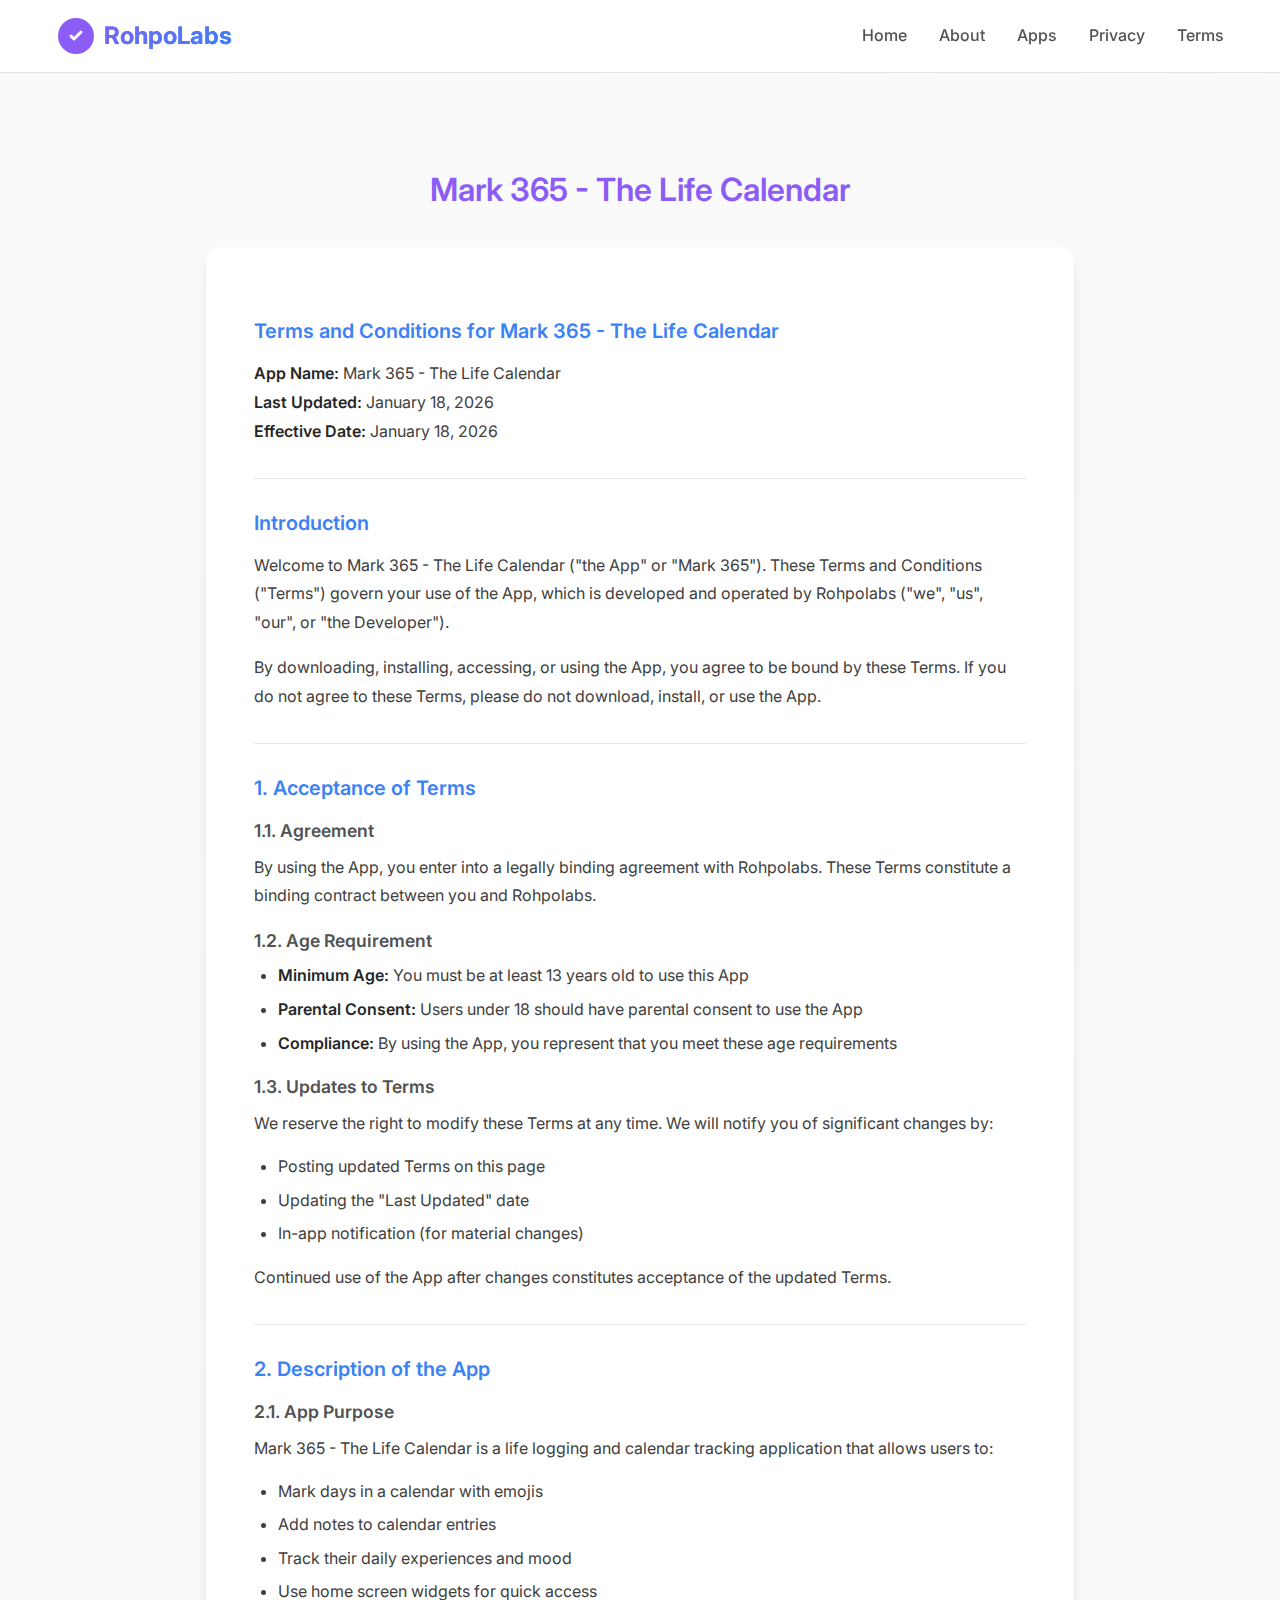
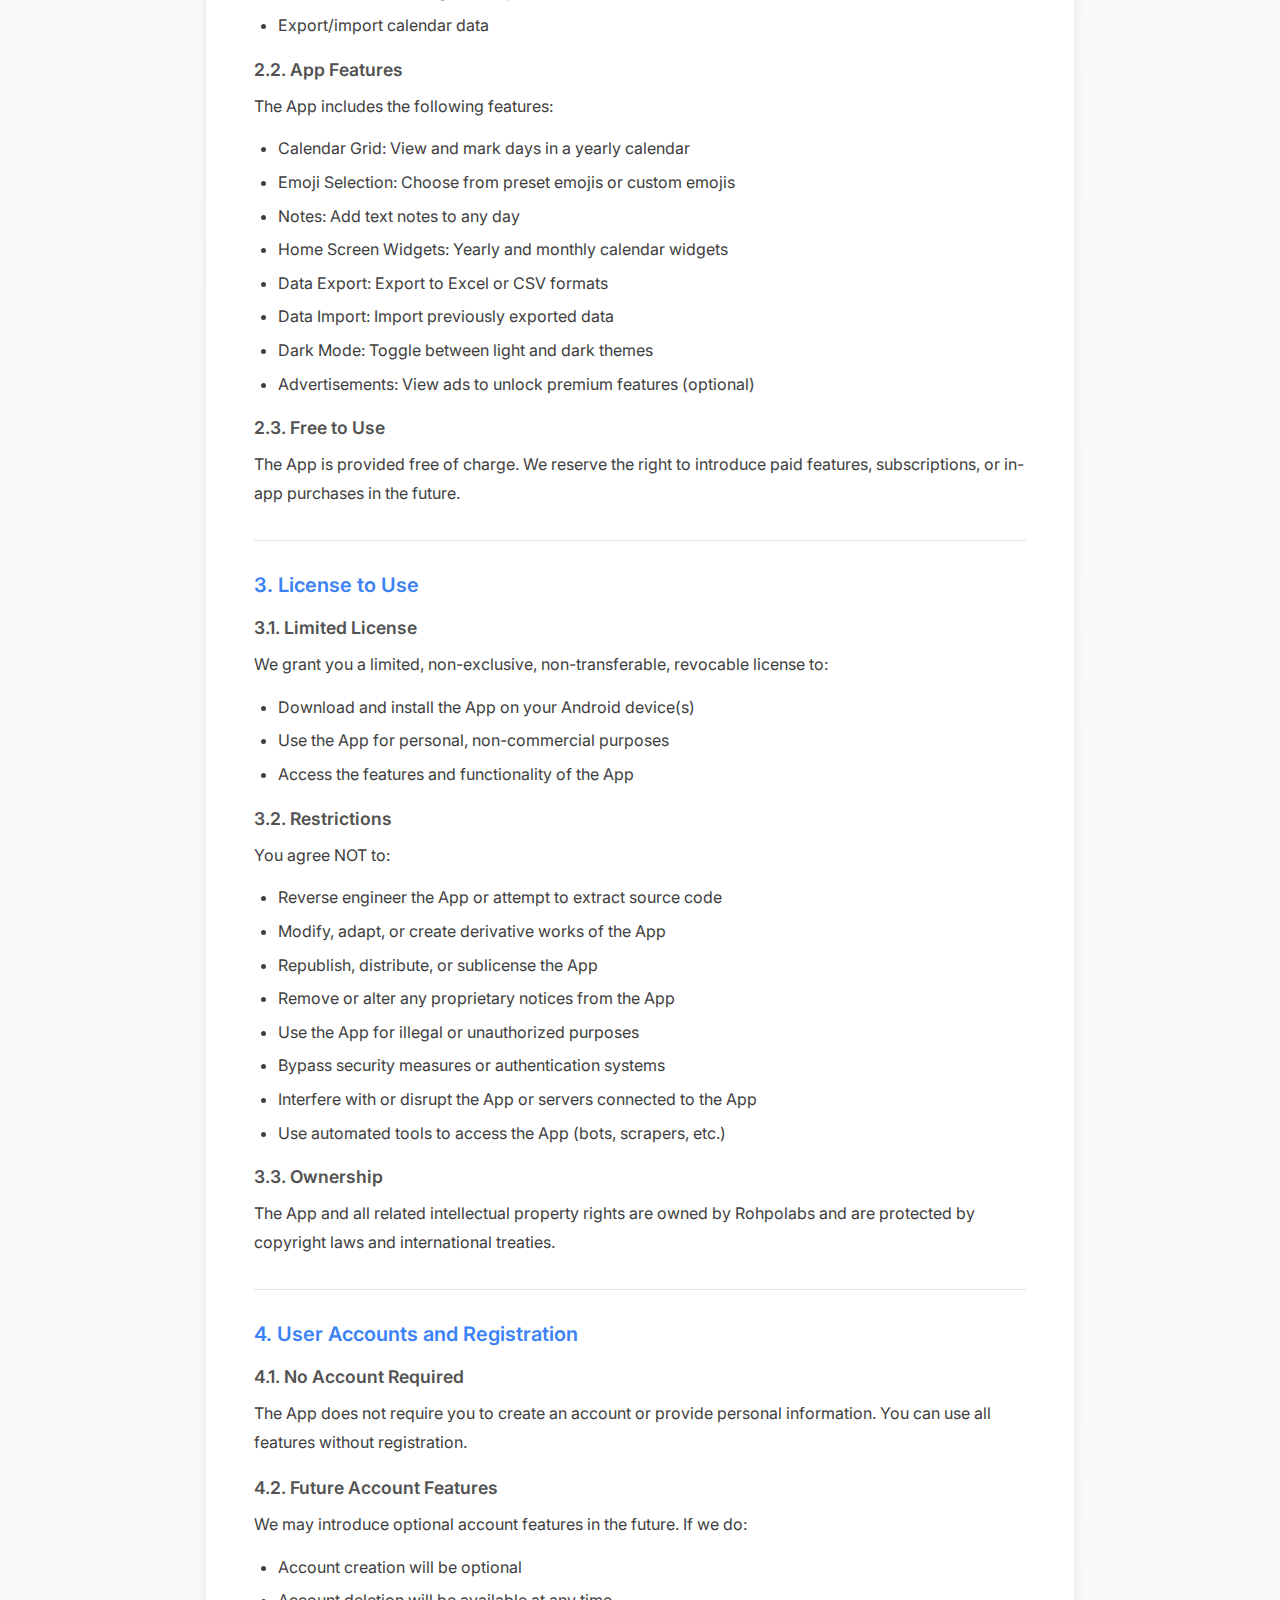
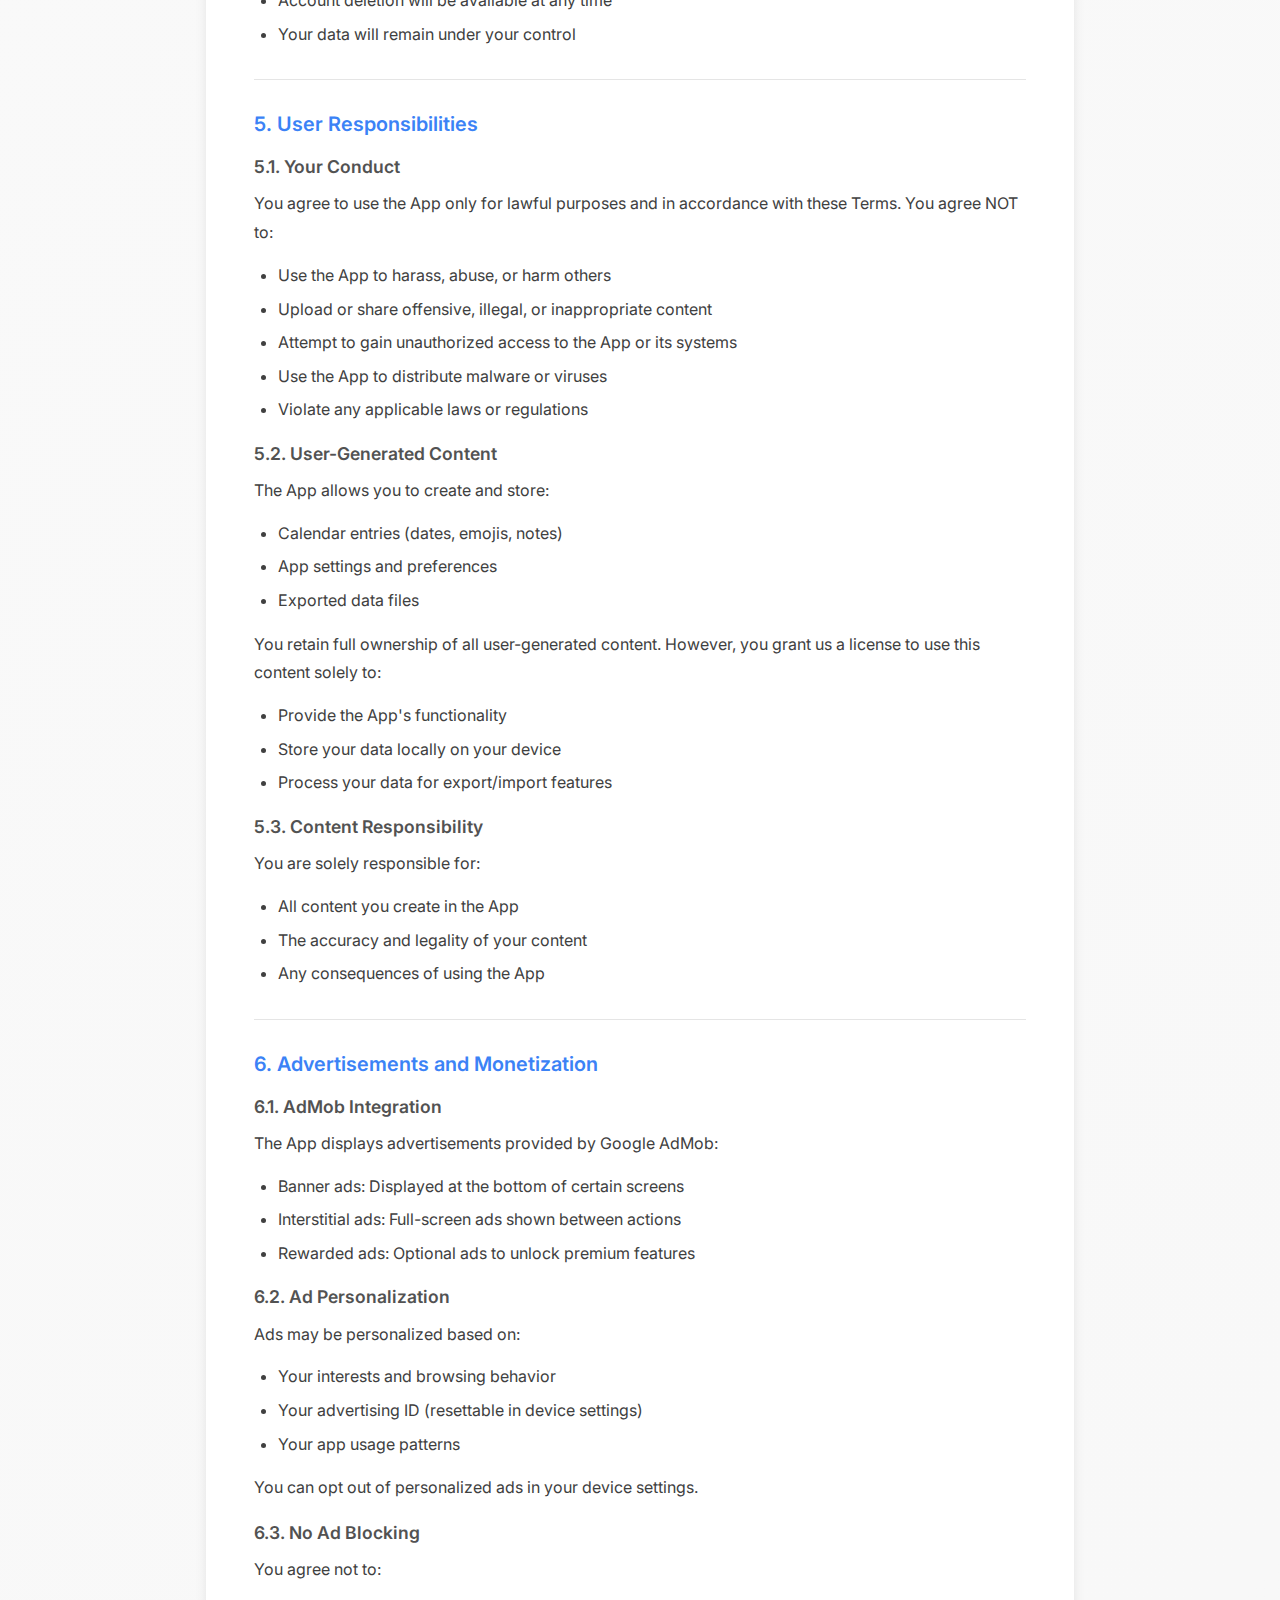
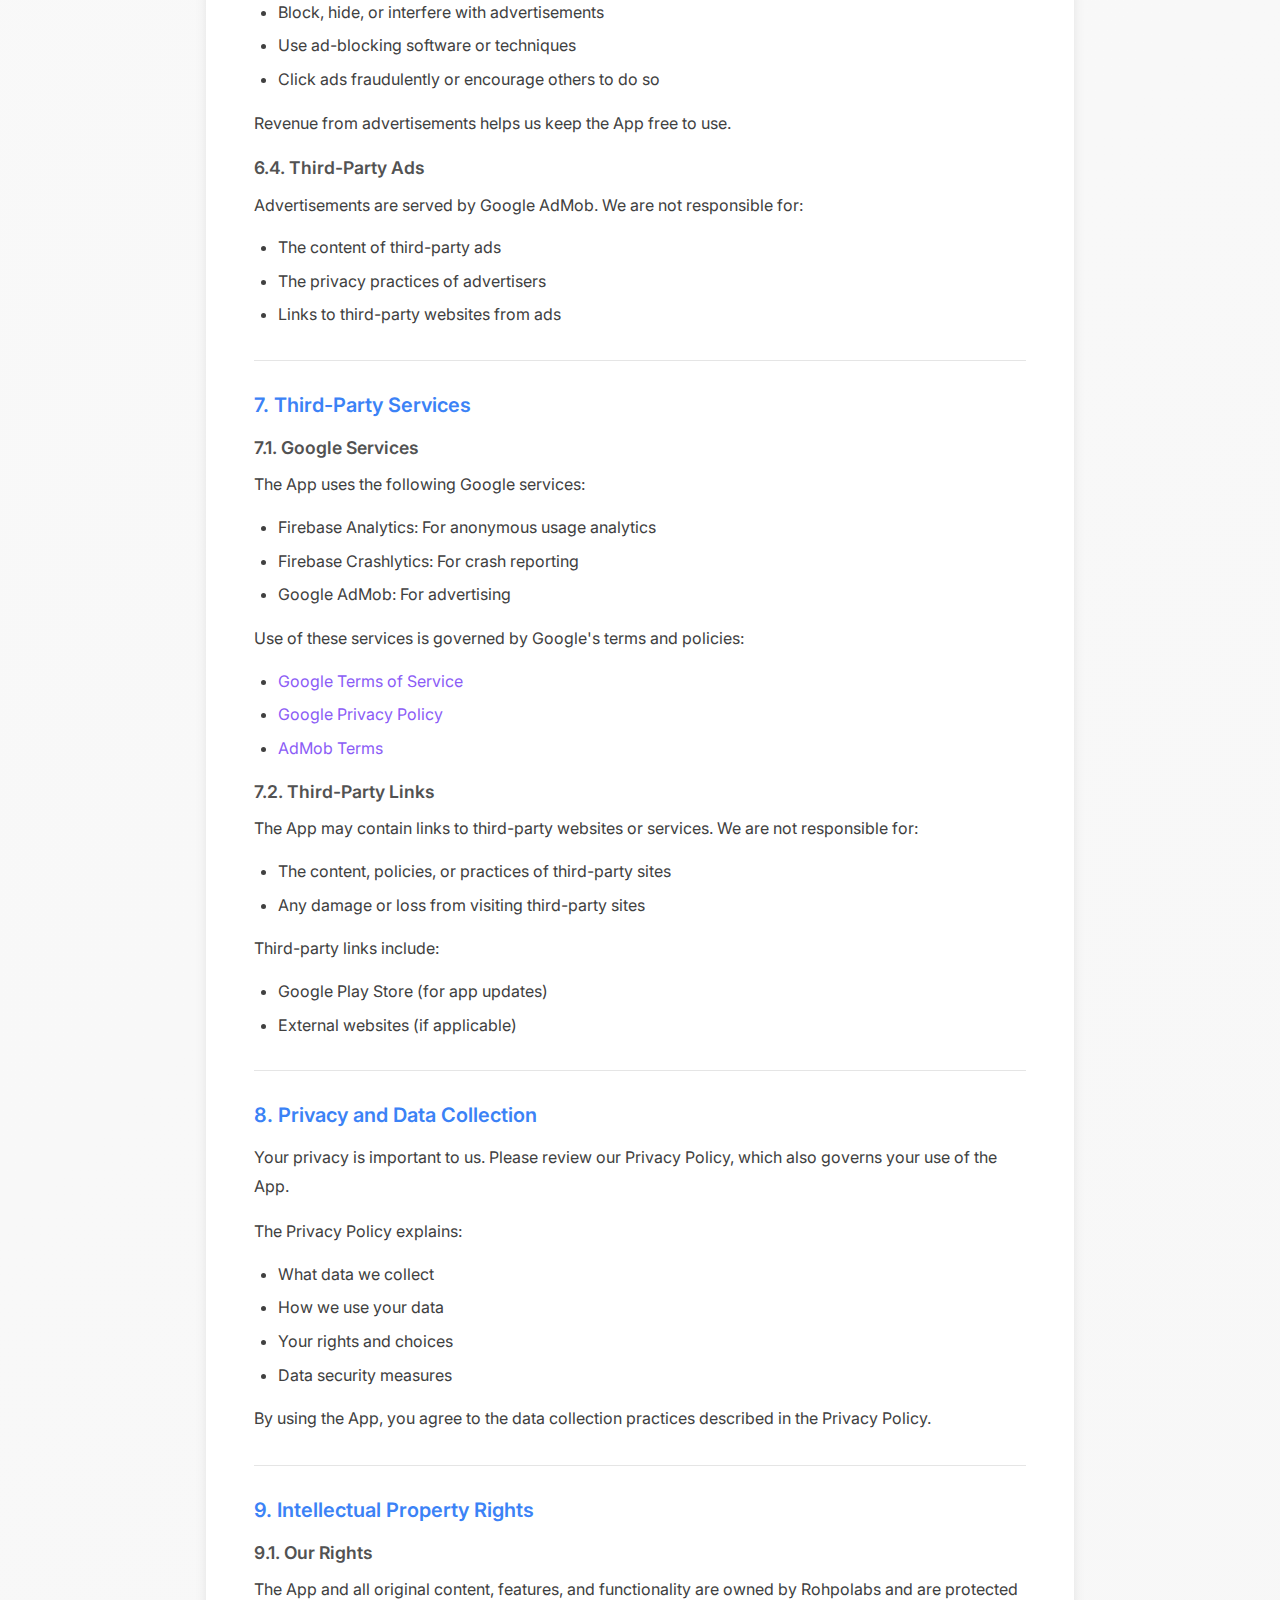
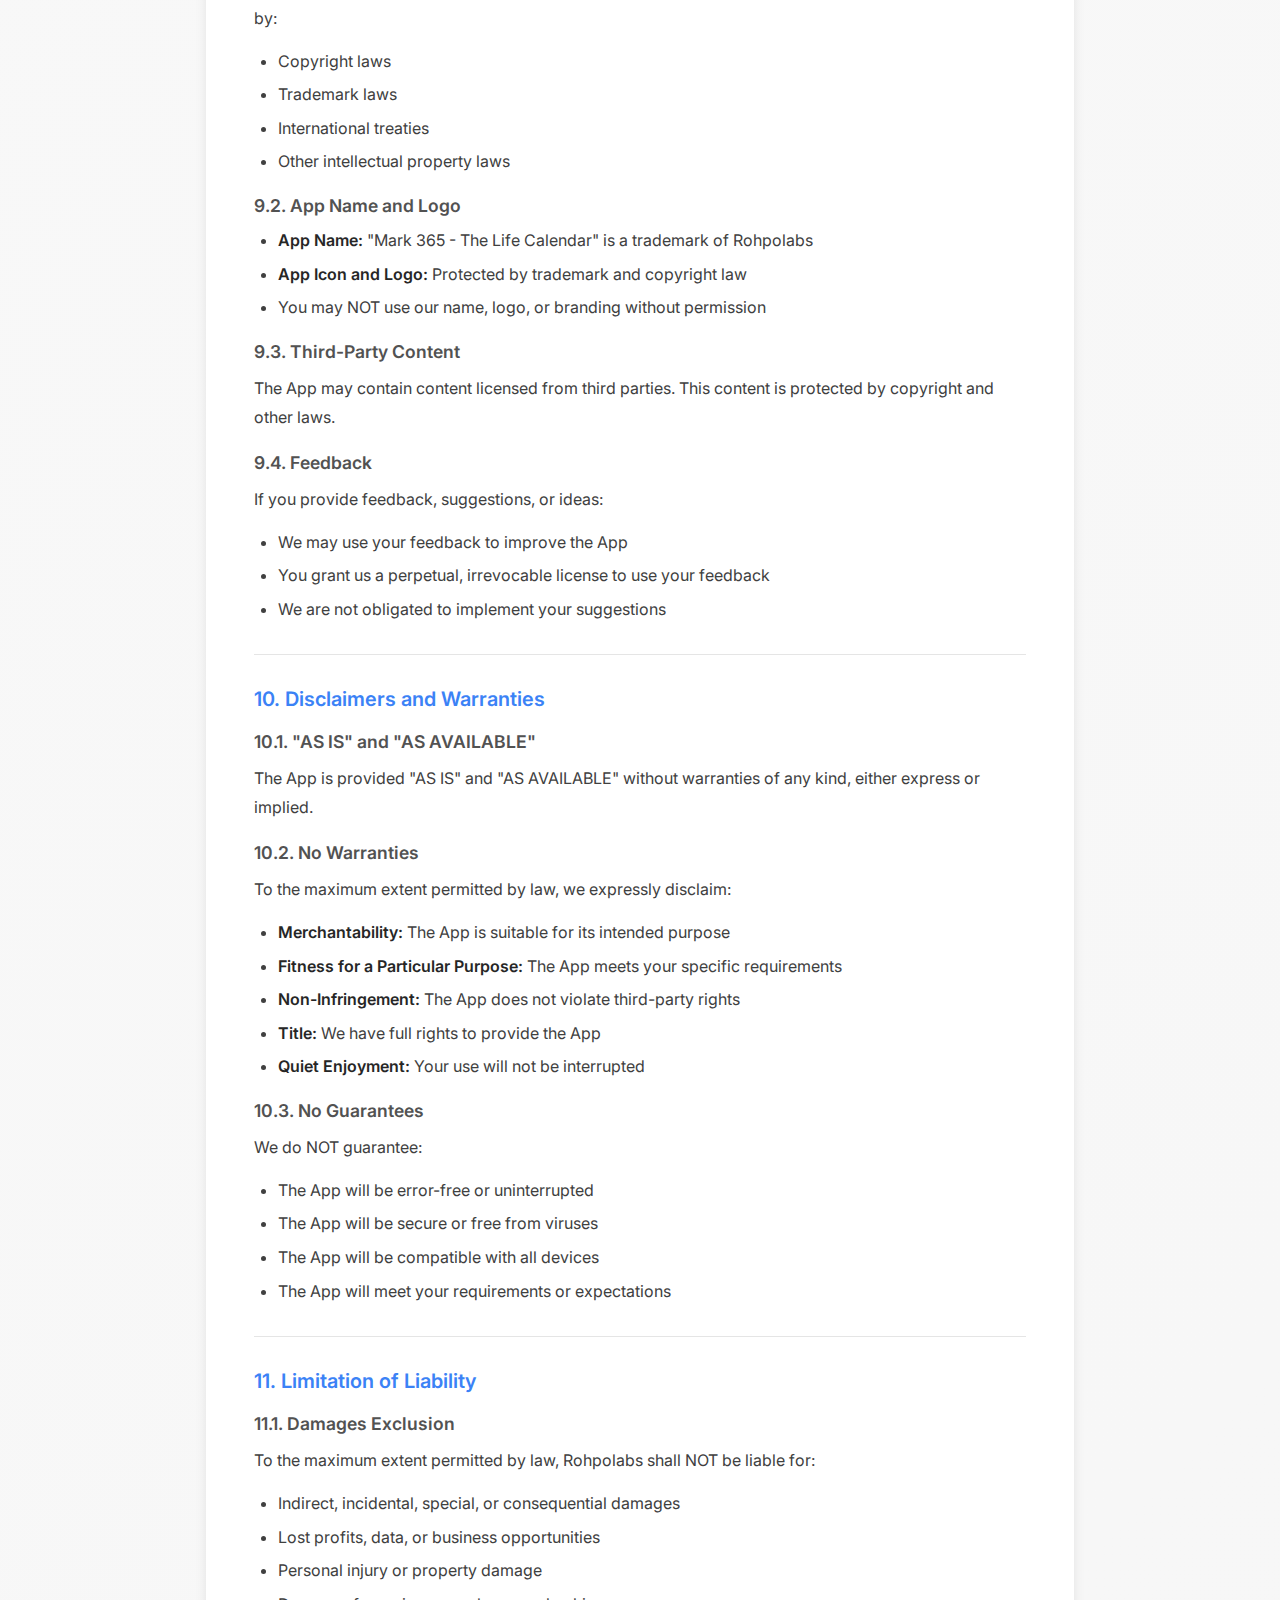
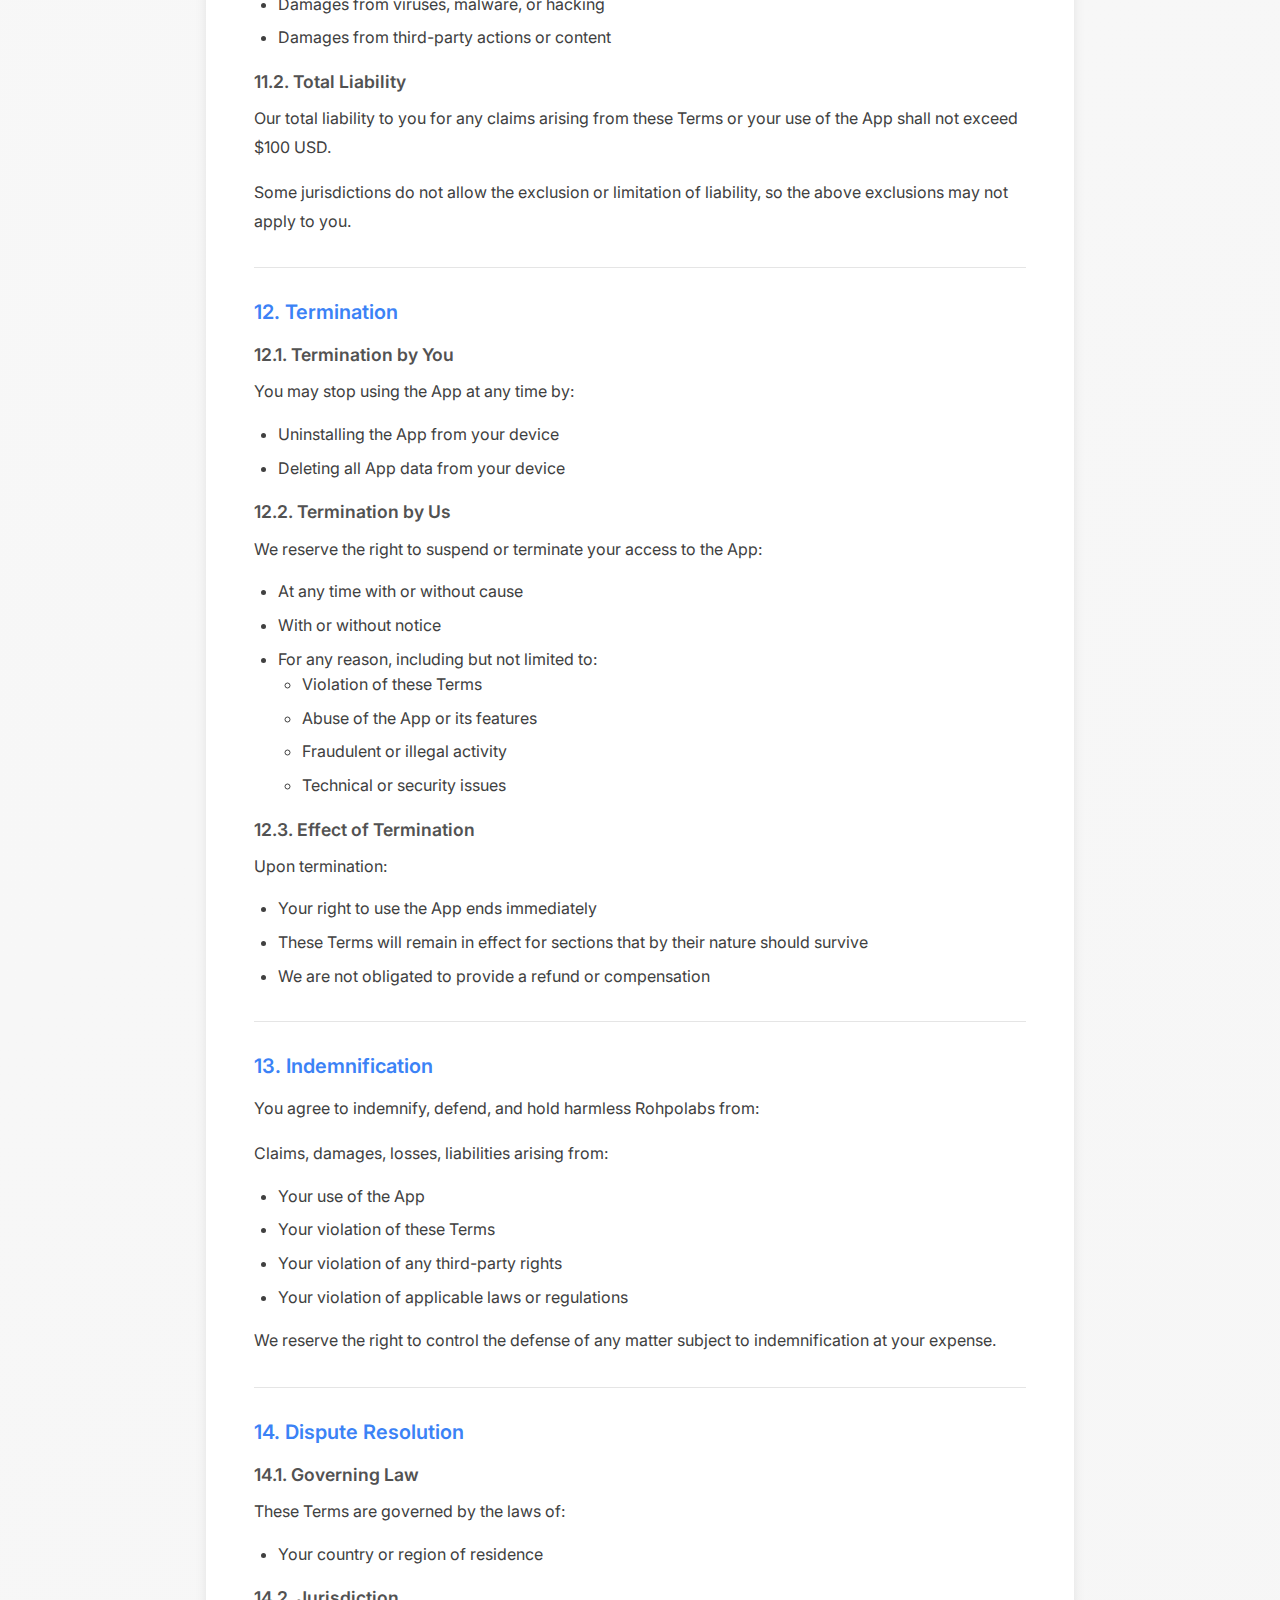
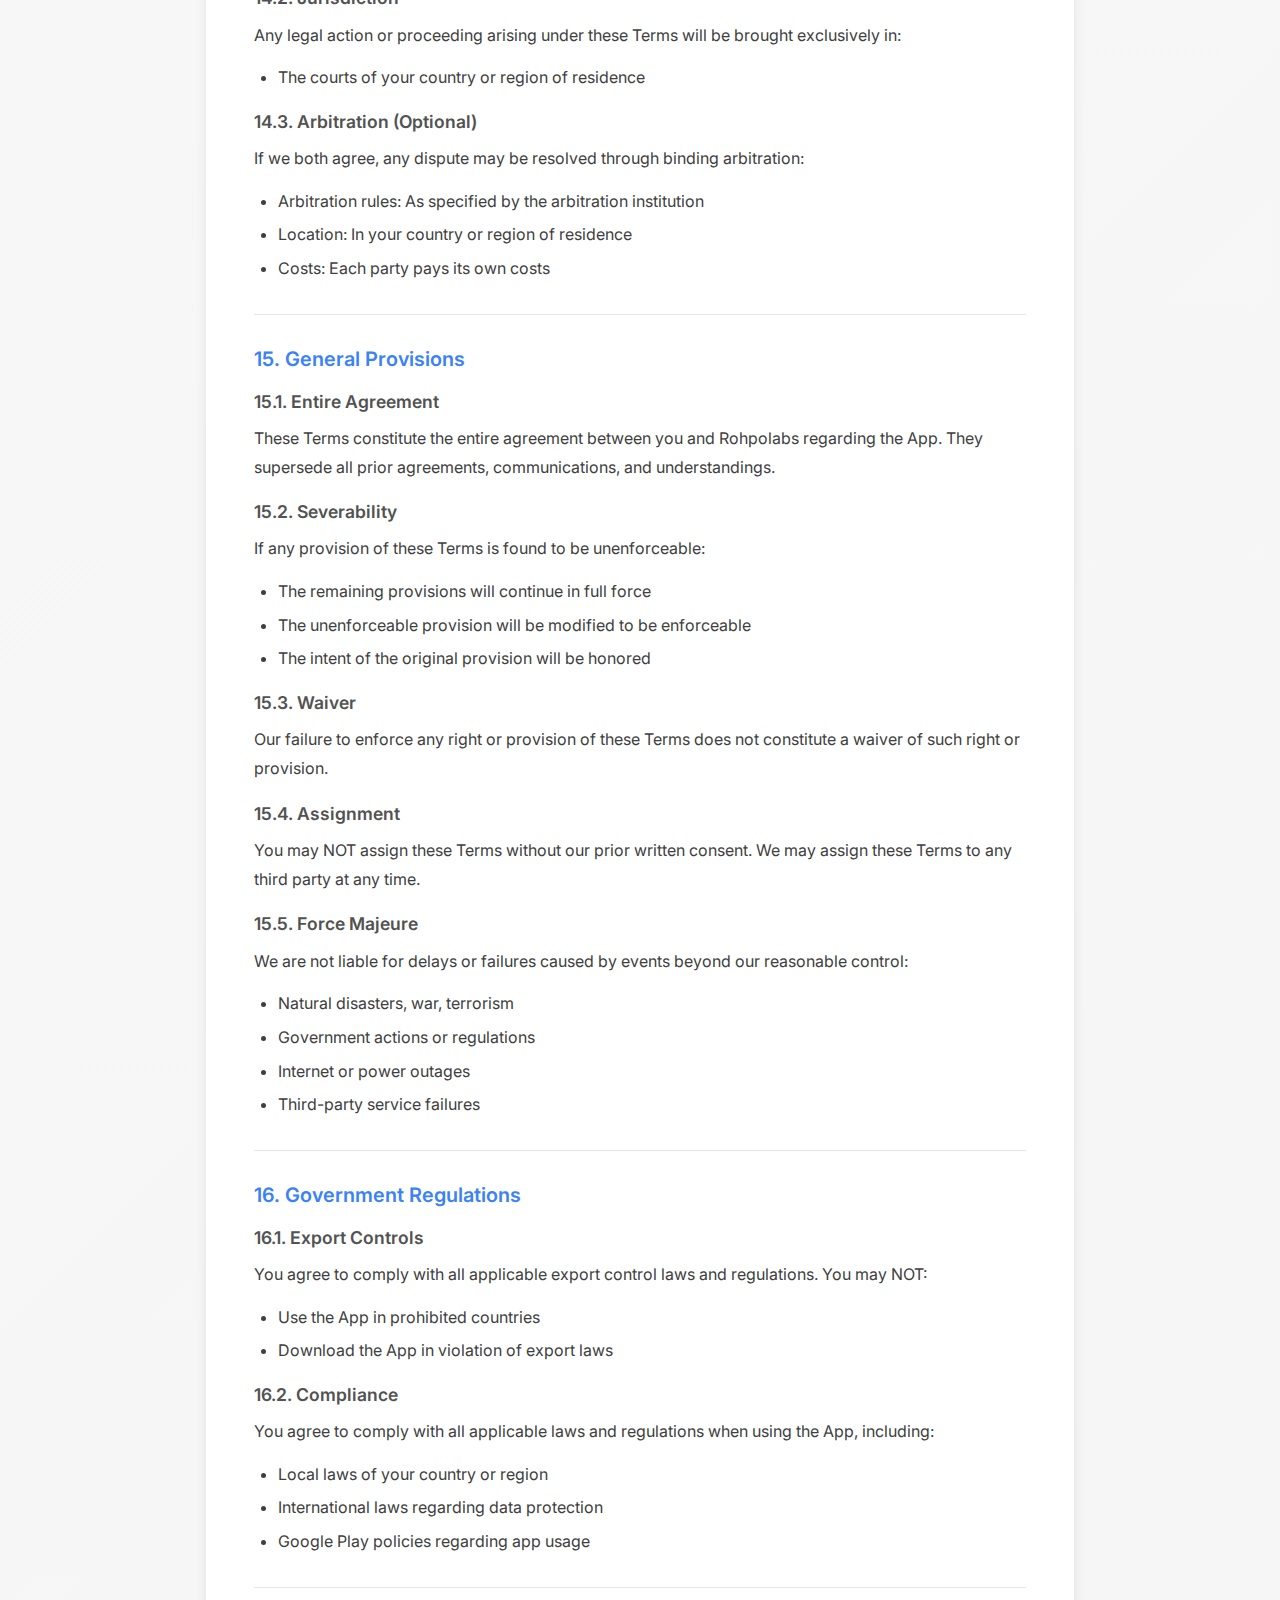
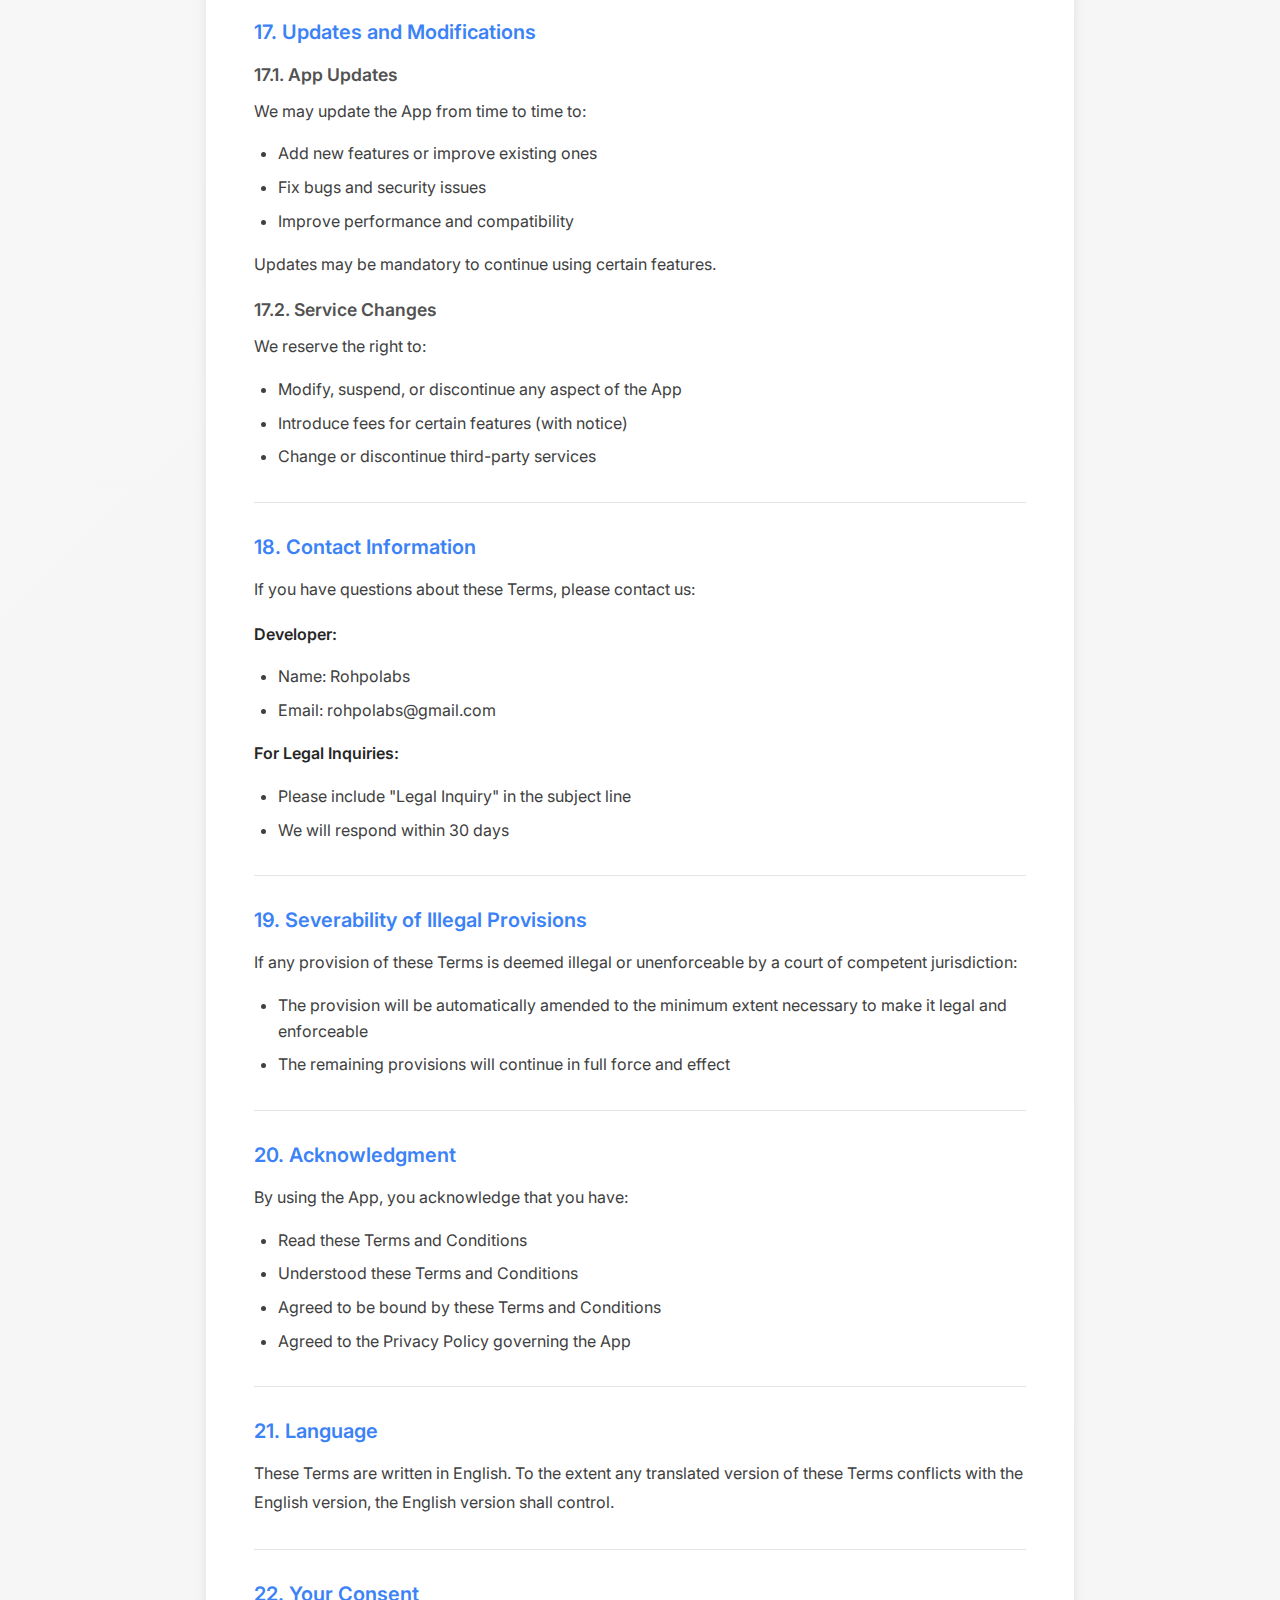
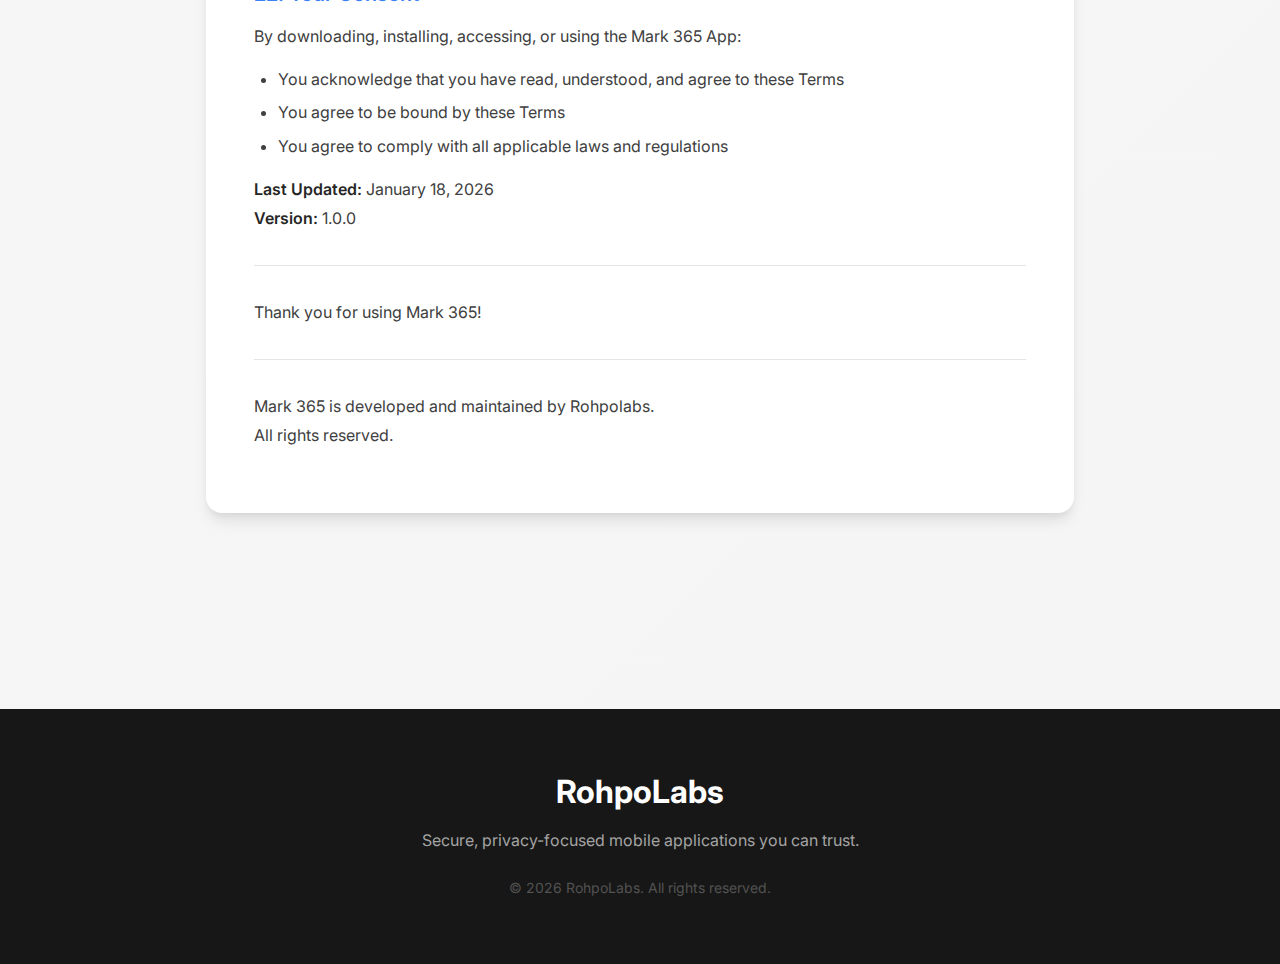
<file: apps/Mark365/terms-of-service.html>
<!DOCTYPE html>
<html lang="en">
<head>
    <meta charset="UTF-8">
    <meta name="viewport" content="width=device-width, initial-scale=1.0">
    <title>Terms of Service - Mark 365 - RohpoLabs</title>
    <meta name="description" content="Terms of service for Mark 365 - The Life Calendar mobile application by RohpoLabs. Legal terms and conditions for using our app.">

    <!-- Google Fonts -->
    <link rel="preconnect" href="https://fonts.googleapis.com">
    <link rel="preconnect" href="https://fonts.gstatic.com" crossorigin>
    <link href="https://fonts.googleapis.com/css2?family=Inter:wght@300;400;500;600;700&display=swap" rel="stylesheet">

    <!-- CSS -->
    <link rel="stylesheet" href="../../assets/css/style.css">

    <!-- Static Page Styles -->
    <style>
        .static-container {
            max-width: 900px;
            margin: calc(100px + 3rem) auto;
            padding: var(--space-md);
        }
        .app-name {
            text-align: center;
            font-size: 2rem;
            font-weight: 600;
            color: var(--primary-purple);
            margin-bottom: var(--space-xl);
        }
        .content-area {
            background: white;
            padding: var(--space-2xl);
            border-radius: var(--radius-xl);
            box-shadow: var(--shadow-lg);
            margin-bottom: var(--space-xl);
        }
        .content-area p {
            line-height: 1.8;
            margin-bottom: 1rem;
            color: var(--neutral-700);
        }
        .content-area h2 {
            color: var(--secondary-blue);
            font-size: 1.25rem;
            font-weight: 600;
            margin-top: 1.5rem;
            margin-bottom: 1rem;
        }
        .content-area h3 {
            color: var(--neutral-600);
            font-size: 1.1rem;
            font-weight: 600;
            margin-top: 1.25rem;
            margin-bottom: 0.75rem;
        }
        .content-area strong {
            color: var(--neutral-800);
            font-weight: 600;
        }
        .content-area ul {
            margin-left: 1.5rem;
            margin-bottom: 1rem;
        }
        .content-area li {
            margin-bottom: 0.5rem;
            line-height: 1.6;
            color: var(--neutral-700);
        }
        .content-area ol {
            margin-left: 1.5rem;
            margin-bottom: 1rem;
        }
        .content-area hr {
            border: none;
            border-top: 1px solid var(--neutral-200);
            margin: 2rem 0;
        }
        .content-area table {
            width: 100%;
            border-collapse: collapse;
            margin: 1rem 0;
        }
        .content-area th,
        .content-area td {
            border: 1px solid var(--neutral-200);
            padding: 0.75rem;
            text-align: left;
        }
        .content-area th {
            background-color: var(--neutral-100);
            font-weight: 600;
        }
        .content-area a {
            color: var(--primary-purple);
            text-decoration: none;
        }
        .content-area a:hover {
            text-decoration: underline;
        }
    </style>
</head>
<body>
    <!-- Navigation Header -->
    <header class="header">
        <nav class="container nav">
            <div class="logo">
                <a href="../../index.html" class="logo-link">
                    <svg width="40" height="40" viewBox="0 0 40 40" fill="none" xmlns="http://www.w3.org/2000/svg" style="margin-right: 8px; vertical-align: middle;">
                        <circle cx="20" cy="20" r="18" fill="url(#gradient1)"/>
                        <path d="M15 20L18 23L25 16" stroke="white" stroke-width="3" stroke-linecap="round" stroke-linejoin="round"/>
                        <defs>
                            <linearGradient id="gradient1" x1="2" y1="2" x2="38" y2="38">
                                <stop stop-color="#8B5CF6"/>
                                <stop offset="1" stop-color="#3B82F6"/>
                            </linearGradient>
                        </defs>
                    </svg>
                    RohpoLabs
                </a>
            </div>
            <ul class="nav-links">
                <li><a href="../../index.html" class="nav-link">Home</a></li>
                <li><a href="../../about.html" class="nav-link">About</a></li>
                <li><a href="../../apps/index.html" class="nav-link">Apps</a></li>
                <li><a href="privacy-policy.html" class="nav-link">Privacy</a></li>
                <li><a href="terms-of-service.html" class="nav-link">Terms</a></li>
            </ul>
        </nav>
    </header>

    <!-- Main Content -->
    <main>
        <div class="container">
            <div class="static-container">
                <!-- App Name -->
                <div class="app-name">Mark 365 - The Life Calendar</div>

                <!-- Static Content Area -->
                <div class="content-area">
                    <h2>Terms and Conditions for Mark 365 - The Life Calendar</h2>

                    <p><strong>App Name:</strong> Mark 365 - The Life Calendar<br>
                    <strong>Last Updated:</strong> January 18, 2026<br>
                    <strong>Effective Date:</strong> January 18, 2026</p>

                    <hr>

                    <h2>Introduction</h2>

                    <p>Welcome to Mark 365 - The Life Calendar ("the App" or "Mark 365"). These Terms and Conditions ("Terms") govern your use of the App, which is developed and operated by Rohpolabs ("we", "us", "our", or "the Developer").</p>

                    <p>By downloading, installing, accessing, or using the App, you agree to be bound by these Terms. If you do not agree to these Terms, please do not download, install, or use the App.</p>

                    <hr>

                    <h2>1. Acceptance of Terms</h2>

                    <h3>1.1. Agreement</h3>

                    <p>By using the App, you enter into a legally binding agreement with Rohpolabs. These Terms constitute a binding contract between you and Rohpolabs.</p>

                    <h3>1.2. Age Requirement</h3>

                    <ul>
                        <li><strong>Minimum Age:</strong> You must be at least 13 years old to use this App</li>
                        <li><strong>Parental Consent:</strong> Users under 18 should have parental consent to use the App</li>
                        <li><strong>Compliance:</strong> By using the App, you represent that you meet these age requirements</li>
                    </ul>

                    <h3>1.3. Updates to Terms</h3>

                    <p>We reserve the right to modify these Terms at any time. We will notify you of significant changes by:</p>
                    <ul>
                        <li>Posting updated Terms on this page</li>
                        <li>Updating the "Last Updated" date</li>
                        <li>In-app notification (for material changes)</li>
                    </ul>

                    <p>Continued use of the App after changes constitutes acceptance of the updated Terms.</p>

                    <hr>

                    <h2>2. Description of the App</h2>

                    <h3>2.1. App Purpose</h3>

                    <p>Mark 365 - The Life Calendar is a life logging and calendar tracking application that allows users to:</p>
                    <ul>
                        <li>Mark days in a calendar with emojis</li>
                        <li>Add notes to calendar entries</li>
                        <li>Track their daily experiences and mood</li>
                        <li>Use home screen widgets for quick access</li>
                        <li>Export/import calendar data</li>
                    </ul>

                    <h3>2.2. App Features</h3>

                    <p>The App includes the following features:</p>
                    <ul>
                        <li>Calendar Grid: View and mark days in a yearly calendar</li>
                        <li>Emoji Selection: Choose from preset emojis or custom emojis</li>
                        <li>Notes: Add text notes to any day</li>
                        <li>Home Screen Widgets: Yearly and monthly calendar widgets</li>
                        <li>Data Export: Export to Excel or CSV formats</li>
                        <li>Data Import: Import previously exported data</li>
                        <li>Dark Mode: Toggle between light and dark themes</li>
                        <li>Advertisements: View ads to unlock premium features (optional)</li>
                    </ul>

                    <h3>2.3. Free to Use</h3>

                    <p>The App is provided free of charge. We reserve the right to introduce paid features, subscriptions, or in-app purchases in the future.</p>

                    <hr>

                    <h2>3. License to Use</h2>

                    <h3>3.1. Limited License</h3>

                    <p>We grant you a limited, non-exclusive, non-transferable, revocable license to:</p>
                    <ul>
                        <li>Download and install the App on your Android device(s)</li>
                        <li>Use the App for personal, non-commercial purposes</li>
                        <li>Access the features and functionality of the App</li>
                    </ul>

                    <h3>3.2. Restrictions</h3>

                    <p>You agree NOT to:</p>
                    <ul>
                        <li>Reverse engineer the App or attempt to extract source code</li>
                        <li>Modify, adapt, or create derivative works of the App</li>
                        <li>Republish, distribute, or sublicense the App</li>
                        <li>Remove or alter any proprietary notices from the App</li>
                        <li>Use the App for illegal or unauthorized purposes</li>
                        <li>Bypass security measures or authentication systems</li>
                        <li>Interfere with or disrupt the App or servers connected to the App</li>
                        <li>Use automated tools to access the App (bots, scrapers, etc.)</li>
                    </ul>

                    <h3>3.3. Ownership</h3>

                    <p>The App and all related intellectual property rights are owned by Rohpolabs and are protected by copyright laws and international treaties.</p>

                    <hr>

                    <h2>4. User Accounts and Registration</h2>

                    <h3>4.1. No Account Required</h3>

                    <p>The App does not require you to create an account or provide personal information. You can use all features without registration.</p>

                    <h3>4.2. Future Account Features</h3>

                    <p>We may introduce optional account features in the future. If we do:</p>
                    <ul>
                        <li>Account creation will be optional</li>
                        <li>Account deletion will be available at any time</li>
                        <li>Your data will remain under your control</li>
                    </ul>

                    <hr>

                    <h2>5. User Responsibilities</h2>

                    <h3>5.1. Your Conduct</h3>

                    <p>You agree to use the App only for lawful purposes and in accordance with these Terms. You agree NOT to:</p>
                    <ul>
                        <li>Use the App to harass, abuse, or harm others</li>
                        <li>Upload or share offensive, illegal, or inappropriate content</li>
                        <li>Attempt to gain unauthorized access to the App or its systems</li>
                        <li>Use the App to distribute malware or viruses</li>
                        <li>Violate any applicable laws or regulations</li>
                    </ul>

                    <h3>5.2. User-Generated Content</h3>

                    <p>The App allows you to create and store:</p>
                    <ul>
                        <li>Calendar entries (dates, emojis, notes)</li>
                        <li>App settings and preferences</li>
                        <li>Exported data files</li>
                    </ul>

                    <p>You retain full ownership of all user-generated content. However, you grant us a license to use this content solely to:</p>
                    <ul>
                        <li>Provide the App's functionality</li>
                        <li>Store your data locally on your device</li>
                        <li>Process your data for export/import features</li>
                    </ul>

                    <h3>5.3. Content Responsibility</h3>

                    <p>You are solely responsible for:</p>
                    <ul>
                        <li>All content you create in the App</li>
                        <li>The accuracy and legality of your content</li>
                        <li>Any consequences of using the App</li>
                    </ul>

                    <hr>

                    <h2>6. Advertisements and Monetization</h2>

                    <h3>6.1. AdMob Integration</h3>

                    <p>The App displays advertisements provided by Google AdMob:</p>
                    <ul>
                        <li>Banner ads: Displayed at the bottom of certain screens</li>
                        <li>Interstitial ads: Full-screen ads shown between actions</li>
                        <li>Rewarded ads: Optional ads to unlock premium features</li>
                    </ul>

                    <h3>6.2. Ad Personalization</h3>

                    <p>Ads may be personalized based on:</p>
                    <ul>
                        <li>Your interests and browsing behavior</li>
                        <li>Your advertising ID (resettable in device settings)</li>
                        <li>Your app usage patterns</li>
                    </ul>

                    <p>You can opt out of personalized ads in your device settings.</p>

                    <h3>6.3. No Ad Blocking</h3>

                    <p>You agree not to:</p>
                    <ul>
                        <li>Block, hide, or interfere with advertisements</li>
                        <li>Use ad-blocking software or techniques</li>
                        <li>Click ads fraudulently or encourage others to do so</li>
                    </ul>

                    <p>Revenue from advertisements helps us keep the App free to use.</p>

                    <h3>6.4. Third-Party Ads</h3>

                    <p>Advertisements are served by Google AdMob. We are not responsible for:</p>
                    <ul>
                        <li>The content of third-party ads</li>
                        <li>The privacy practices of advertisers</li>
                        <li>Links to third-party websites from ads</li>
                    </ul>

                    <hr>

                    <h2>7. Third-Party Services</h2>

                    <h3>7.1. Google Services</h3>

                    <p>The App uses the following Google services:</p>
                    <ul>
                        <li>Firebase Analytics: For anonymous usage analytics</li>
                        <li>Firebase Crashlytics: For crash reporting</li>
                        <li>Google AdMob: For advertising</li>
                    </ul>

                    <p>Use of these services is governed by Google's terms and policies:</p>
                    <ul>
                        <li><a href="https://policies.google.com/terms" target="_blank">Google Terms of Service</a></li>
                        <li><a href="https://policies.google.com/privacy" target="_blank">Google Privacy Policy</a></li>
                        <li><a href="https://support.google.com/admob/answer/6129016" target="_blank">AdMob Terms</a></li>
                    </ul>

                    <h3>7.2. Third-Party Links</h3>

                    <p>The App may contain links to third-party websites or services. We are not responsible for:</p>
                    <ul>
                        <li>The content, policies, or practices of third-party sites</li>
                        <li>Any damage or loss from visiting third-party sites</li>
                    </ul>

                    <p>Third-party links include:</p>
                    <ul>
                        <li>Google Play Store (for app updates)</li>
                        <li>External websites (if applicable)</li>
                    </ul>

                    <hr>

                    <h2>8. Privacy and Data Collection</h2>

                    <p>Your privacy is important to us. Please review our Privacy Policy, which also governs your use of the App.</p>

                    <p>The Privacy Policy explains:</p>
                    <ul>
                        <li>What data we collect</li>
                        <li>How we use your data</li>
                        <li>Your rights and choices</li>
                        <li>Data security measures</li>
                    </ul>

                    <p>By using the App, you agree to the data collection practices described in the Privacy Policy.</p>

                    <hr>

                    <h2>9. Intellectual Property Rights</h2>

                    <h3>9.1. Our Rights</h3>

                    <p>The App and all original content, features, and functionality are owned by Rohpolabs and are protected by:</p>
                    <ul>
                        <li>Copyright laws</li>
                        <li>Trademark laws</li>
                        <li>International treaties</li>
                        <li>Other intellectual property laws</li>
                    </ul>

                    <h3>9.2. App Name and Logo</h3>

                    <ul>
                        <li><strong>App Name:</strong> "Mark 365 - The Life Calendar" is a trademark of Rohpolabs</li>
                        <li><strong>App Icon and Logo:</strong> Protected by trademark and copyright law</li>
                        <li>You may NOT use our name, logo, or branding without permission</li>
                    </ul>

                    <h3>9.3. Third-Party Content</h3>

                    <p>The App may contain content licensed from third parties. This content is protected by copyright and other laws.</p>

                    <h3>9.4. Feedback</h3>

                    <p>If you provide feedback, suggestions, or ideas:</p>
                    <ul>
                        <li>We may use your feedback to improve the App</li>
                        <li>You grant us a perpetual, irrevocable license to use your feedback</li>
                        <li>We are not obligated to implement your suggestions</li>
                    </ul>

                    <hr>

                    <h2>10. Disclaimers and Warranties</h2>

                    <h3>10.1. "AS IS" and "AS AVAILABLE"</h3>

                    <p>The App is provided "AS IS" and "AS AVAILABLE" without warranties of any kind, either express or implied.</p>

                    <h3>10.2. No Warranties</h3>

                    <p>To the maximum extent permitted by law, we expressly disclaim:</p>
                    <ul>
                        <li><strong>Merchantability:</strong> The App is suitable for its intended purpose</li>
                        <li><strong>Fitness for a Particular Purpose:</strong> The App meets your specific requirements</li>
                        <li><strong>Non-Infringement:</strong> The App does not violate third-party rights</li>
                        <li><strong>Title:</strong> We have full rights to provide the App</li>
                        <li><strong>Quiet Enjoyment:</strong> Your use will not be interrupted</li>
                    </ul>

                    <h3>10.3. No Guarantees</h3>

                    <p>We do NOT guarantee:</p>
                    <ul>
                        <li>The App will be error-free or uninterrupted</li>
                        <li>The App will be secure or free from viruses</li>
                        <li>The App will be compatible with all devices</li>
                        <li>The App will meet your requirements or expectations</li>
                    </ul>

                    <hr>

                    <h2>11. Limitation of Liability</h2>

                    <h3>11.1. Damages Exclusion</h3>

                    <p>To the maximum extent permitted by law, Rohpolabs shall NOT be liable for:</p>
                    <ul>
                        <li>Indirect, incidental, special, or consequential damages</li>
                        <li>Lost profits, data, or business opportunities</li>
                        <li>Personal injury or property damage</li>
                        <li>Damages from viruses, malware, or hacking</li>
                        <li>Damages from third-party actions or content</li>
                    </ul>

                    <h3>11.2. Total Liability</h3>

                    <p>Our total liability to you for any claims arising from these Terms or your use of the App shall not exceed $100 USD.</p>

                    <p>Some jurisdictions do not allow the exclusion or limitation of liability, so the above exclusions may not apply to you.</p>

                    <hr>

                    <h2>12. Termination</h2>

                    <h3>12.1. Termination by You</h3>

                    <p>You may stop using the App at any time by:</p>
                    <ul>
                        <li>Uninstalling the App from your device</li>
                        <li>Deleting all App data from your device</li>
                    </ul>

                    <h3>12.2. Termination by Us</h3>

                    <p>We reserve the right to suspend or terminate your access to the App:</p>
                    <ul>
                        <li>At any time with or without cause</li>
                        <li>With or without notice</li>
                        <li>For any reason, including but not limited to:
                            <ul>
                                <li>Violation of these Terms</li>
                                <li>Abuse of the App or its features</li>
                                <li>Fraudulent or illegal activity</li>
                                <li>Technical or security issues</li>
                            </ul>
                        </li>
                    </ul>

                    <h3>12.3. Effect of Termination</h3>

                    <p>Upon termination:</p>
                    <ul>
                        <li>Your right to use the App ends immediately</li>
                        <li>These Terms will remain in effect for sections that by their nature should survive</li>
                        <li>We are not obligated to provide a refund or compensation</li>
                    </ul>

                    <hr>

                    <h2>13. Indemnification</h2>

                    <p>You agree to indemnify, defend, and hold harmless Rohpolabs from:</p>

                    <p>Claims, damages, losses, liabilities arising from:</p>
                    <ul>
                        <li>Your use of the App</li>
                        <li>Your violation of these Terms</li>
                        <li>Your violation of any third-party rights</li>
                        <li>Your violation of applicable laws or regulations</li>
                    </ul>

                    <p>We reserve the right to control the defense of any matter subject to indemnification at your expense.</p>

                    <hr>

                    <h2>14. Dispute Resolution</h2>

                    <h3>14.1. Governing Law</h3>

                    <p>These Terms are governed by the laws of:</p>
                    <ul>
                        <li>Your country or region of residence</li>
                    </ul>

                    <h3>14.2. Jurisdiction</h3>

                    <p>Any legal action or proceeding arising under these Terms will be brought exclusively in:</p>
                    <ul>
                        <li>The courts of your country or region of residence</li>
                    </ul>

                    <h3>14.3. Arbitration (Optional)</h3>

                    <p>If we both agree, any dispute may be resolved through binding arbitration:</p>
                    <ul>
                        <li>Arbitration rules: As specified by the arbitration institution</li>
                        <li>Location: In your country or region of residence</li>
                        <li>Costs: Each party pays its own costs</li>
                    </ul>

                    <hr>

                    <h2>15. General Provisions</h2>

                    <h3>15.1. Entire Agreement</h3>

                    <p>These Terms constitute the entire agreement between you and Rohpolabs regarding the App. They supersede all prior agreements, communications, and understandings.</p>

                    <h3>15.2. Severability</h3>

                    <p>If any provision of these Terms is found to be unenforceable:</p>
                    <ul>
                        <li>The remaining provisions will continue in full force</li>
                        <li>The unenforceable provision will be modified to be enforceable</li>
                        <li>The intent of the original provision will be honored</li>
                    </ul>

                    <h3>15.3. Waiver</h3>

                    <p>Our failure to enforce any right or provision of these Terms does not constitute a waiver of such right or provision.</p>

                    <h3>15.4. Assignment</h3>

                    <p>You may NOT assign these Terms without our prior written consent. We may assign these Terms to any third party at any time.</p>

                    <h3>15.5. Force Majeure</h3>

                    <p>We are not liable for delays or failures caused by events beyond our reasonable control:</p>
                    <ul>
                        <li>Natural disasters, war, terrorism</li>
                        <li>Government actions or regulations</li>
                        <li>Internet or power outages</li>
                        <li>Third-party service failures</li>
                    </ul>

                    <hr>

                    <h2>16. Government Regulations</h2>

                    <h3>16.1. Export Controls</h3>

                    <p>You agree to comply with all applicable export control laws and regulations. You may NOT:</p>
                    <ul>
                        <li>Use the App in prohibited countries</li>
                        <li>Download the App in violation of export laws</li>
                    </ul>

                    <h3>16.2. Compliance</h3>

                    <p>You agree to comply with all applicable laws and regulations when using the App, including:</p>
                    <ul>
                        <li>Local laws of your country or region</li>
                        <li>International laws regarding data protection</li>
                        <li>Google Play policies regarding app usage</li>
                    </ul>

                    <hr>

                    <h2>17. Updates and Modifications</h2>

                    <h3>17.1. App Updates</h3>

                    <p>We may update the App from time to time to:</p>
                    <ul>
                        <li>Add new features or improve existing ones</li>
                        <li>Fix bugs and security issues</li>
                        <li>Improve performance and compatibility</li>
                    </ul>

                    <p>Updates may be mandatory to continue using certain features.</p>

                    <h3>17.2. Service Changes</h3>

                    <p>We reserve the right to:</p>
                    <ul>
                        <li>Modify, suspend, or discontinue any aspect of the App</li>
                        <li>Introduce fees for certain features (with notice)</li>
                        <li>Change or discontinue third-party services</li>
                    </ul>

                    <hr>

                    <h2>18. Contact Information</h2>

                    <p>If you have questions about these Terms, please contact us:</p>

                    <p><strong>Developer:</strong></p>
                    <ul>
                        <li>Name: Rohpolabs</li>
                        <li>Email: rohpolabs@gmail.com</li>
                    </ul>

                    <p><strong>For Legal Inquiries:</strong></p>
                    <ul>
                        <li>Please include "Legal Inquiry" in the subject line</li>
                        <li>We will respond within 30 days</li>
                    </ul>

                    <hr>

                    <h2>19. Severability of Illegal Provisions</h2>

                    <p>If any provision of these Terms is deemed illegal or unenforceable by a court of competent jurisdiction:</p>
                    <ul>
                        <li>The provision will be automatically amended to the minimum extent necessary to make it legal and enforceable</li>
                        <li>The remaining provisions will continue in full force and effect</li>
                    </ul>

                    <hr>

                    <h2>20. Acknowledgment</h2>

                    <p>By using the App, you acknowledge that you have:</p>
                    <ul>
                        <li>Read these Terms and Conditions</li>
                        <li>Understood these Terms and Conditions</li>
                        <li>Agreed to be bound by these Terms and Conditions</li>
                        <li>Agreed to the Privacy Policy governing the App</li>
                    </ul>

                    <hr>

                    <h2>21. Language</h2>

                    <p>These Terms are written in English. To the extent any translated version of these Terms conflicts with the English version, the English version shall control.</p>

                    <hr>

                    <h2>22. Your Consent</h2>

                    <p>By downloading, installing, accessing, or using the Mark 365 App:</p>
                    <ul>
                        <li>You acknowledge that you have read, understood, and agree to these Terms</li>
                        <li>You agree to be bound by these Terms</li>
                        <li>You agree to comply with all applicable laws and regulations</li>
                    </ul>

                    <p><strong>Last Updated:</strong> January 18, 2026<br>
                    <strong>Version:</strong> 1.0.0</p>

                    <hr>

                    <p>Thank you for using Mark 365!</p>

                    <hr>

                    <p>Mark 365 is developed and maintained by Rohpolabs.<br>
                    All rights reserved.</p>
                </div>
            </div>
        </div>
    </main>

    <!-- Footer -->
    <footer class="footer">
        <div class="container">
            <div class="footer-content">
                <div style="max-width: 600px; margin: 0 auto; text-align: center;">
                    <h3 style="margin-bottom: 1rem; color: white;">RohpoLabs</h3>
                    <p style="color: var(--neutral-400); margin-bottom: 1.5rem;">
                        Secure, privacy-focused mobile applications you can trust.
                    </p>
                    <div style="margin-top: 1.5rem; color: var(--neutral-500); font-size: 0.875rem; line-height: 1.6;">
                        <p>© 2026 RohpoLabs. All rights reserved.</p>
                    </div>
                </div>
            </div>
        </div>
    </footer>

</body>
</html>
</file>
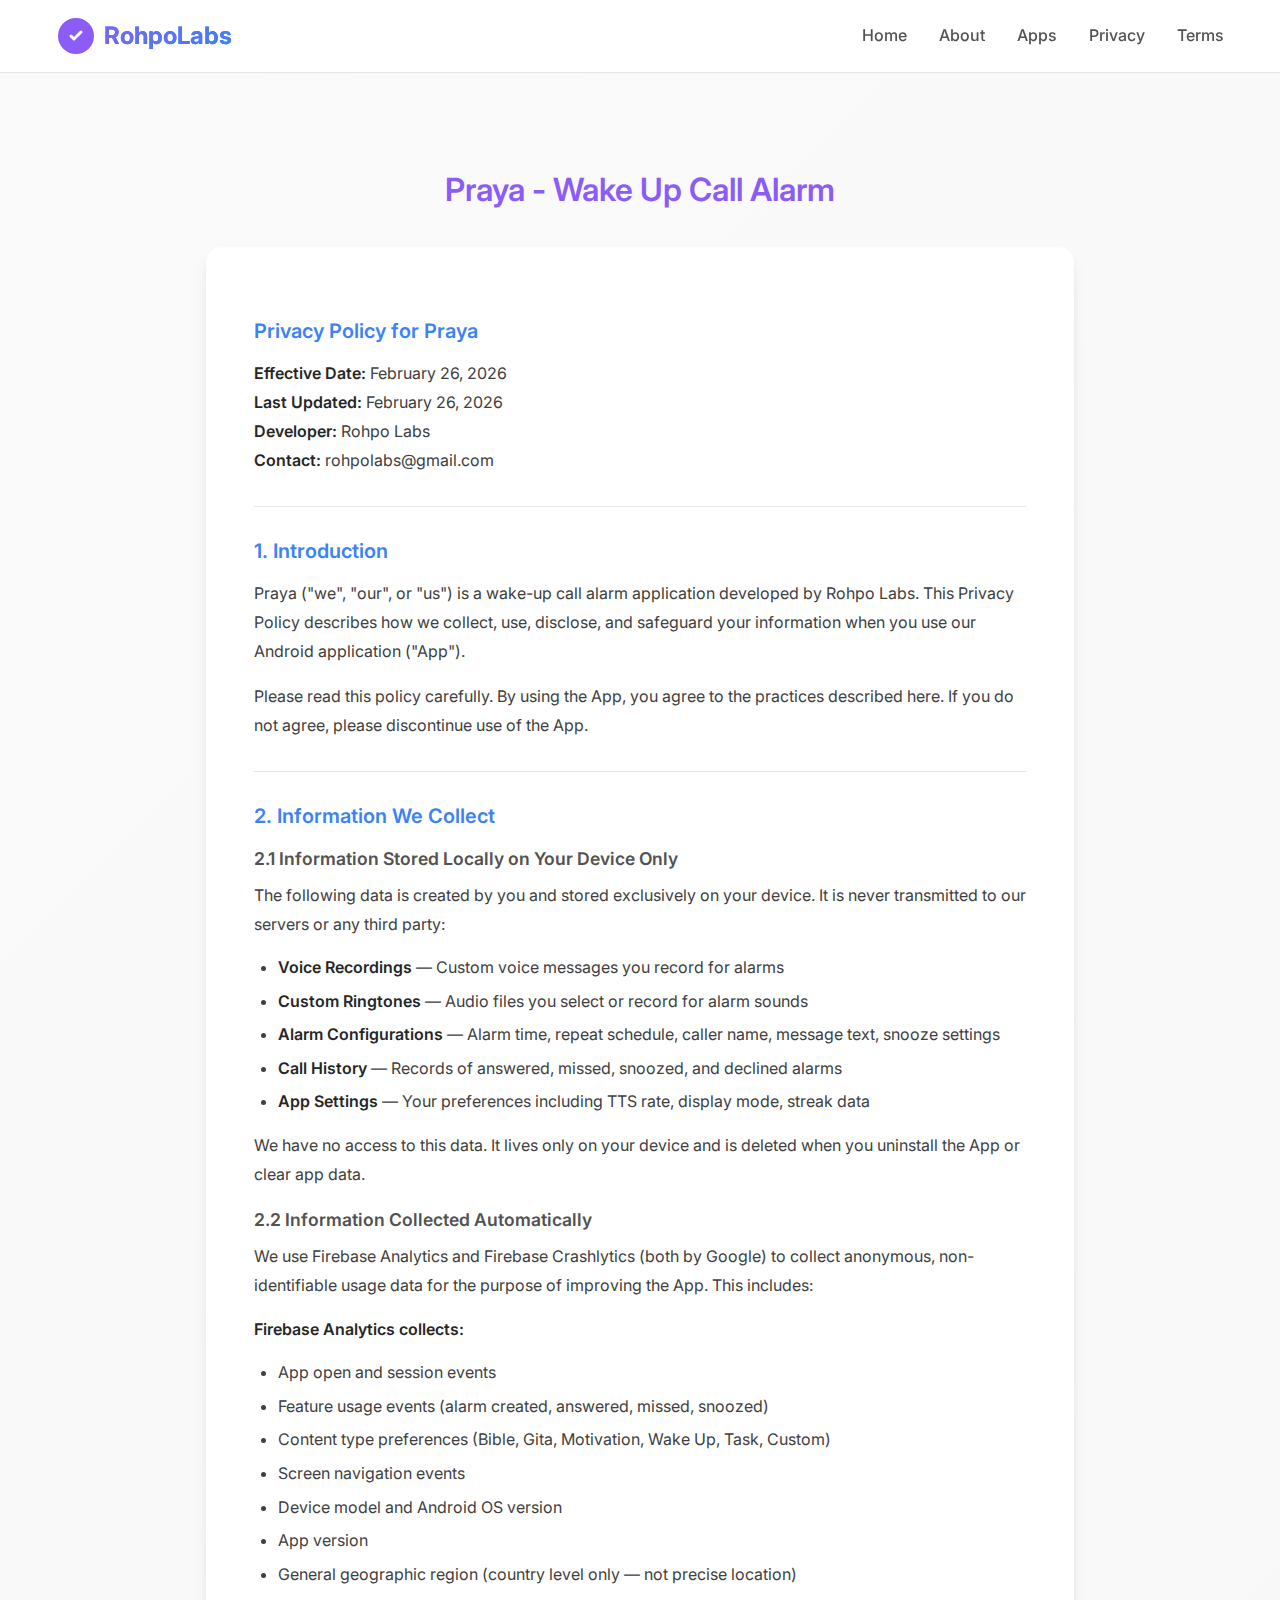
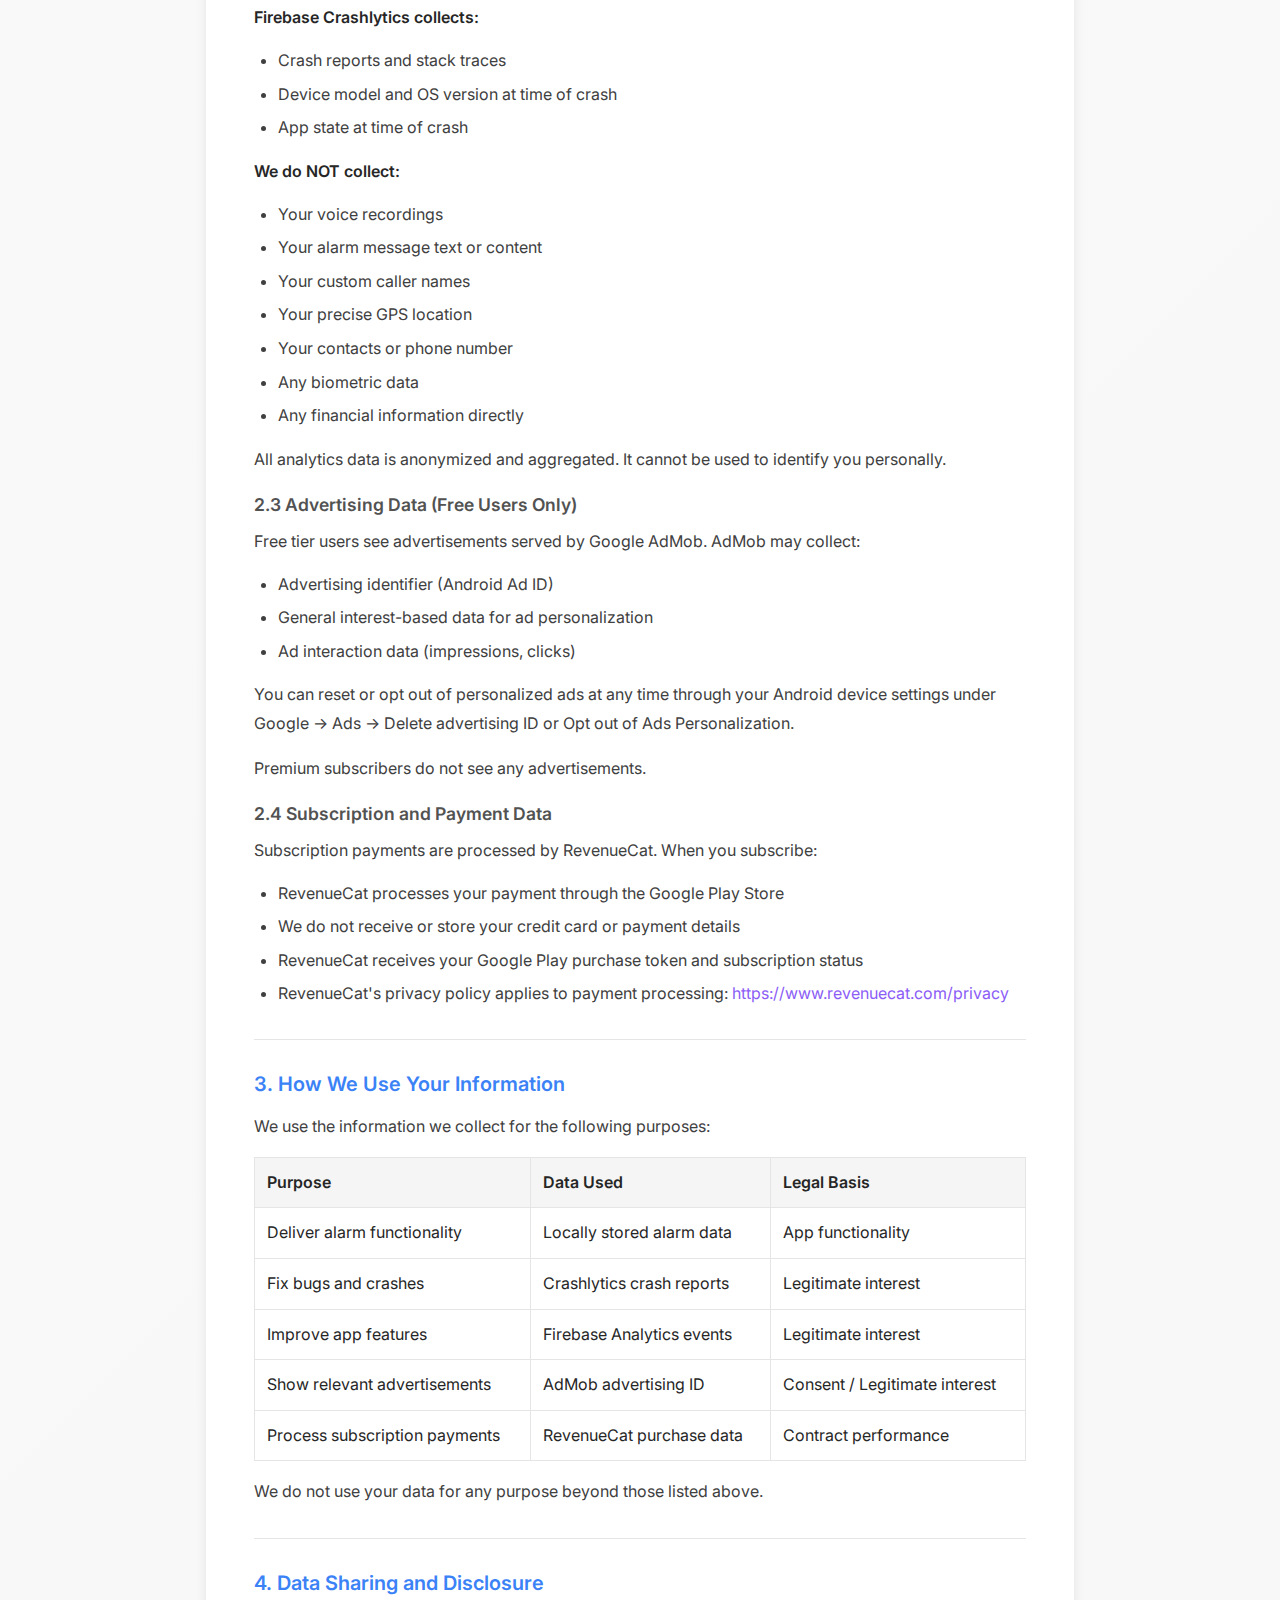
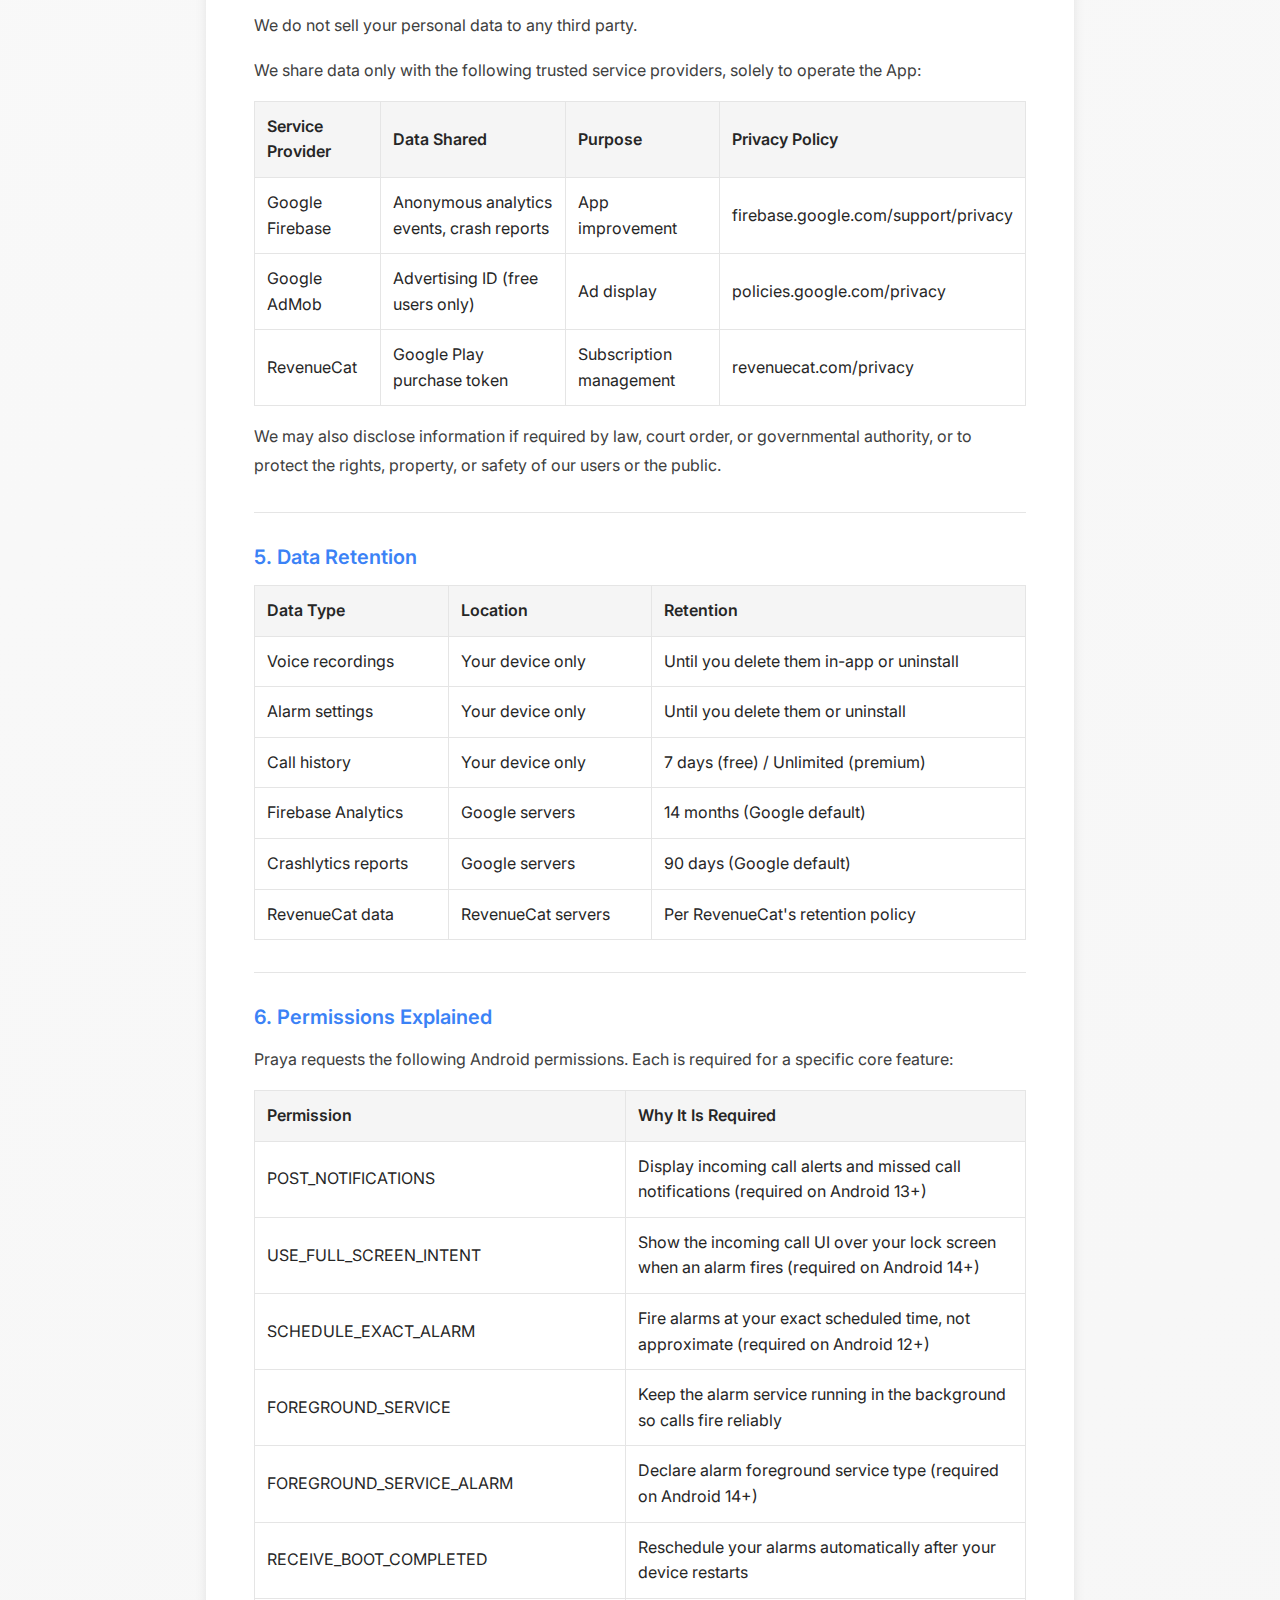
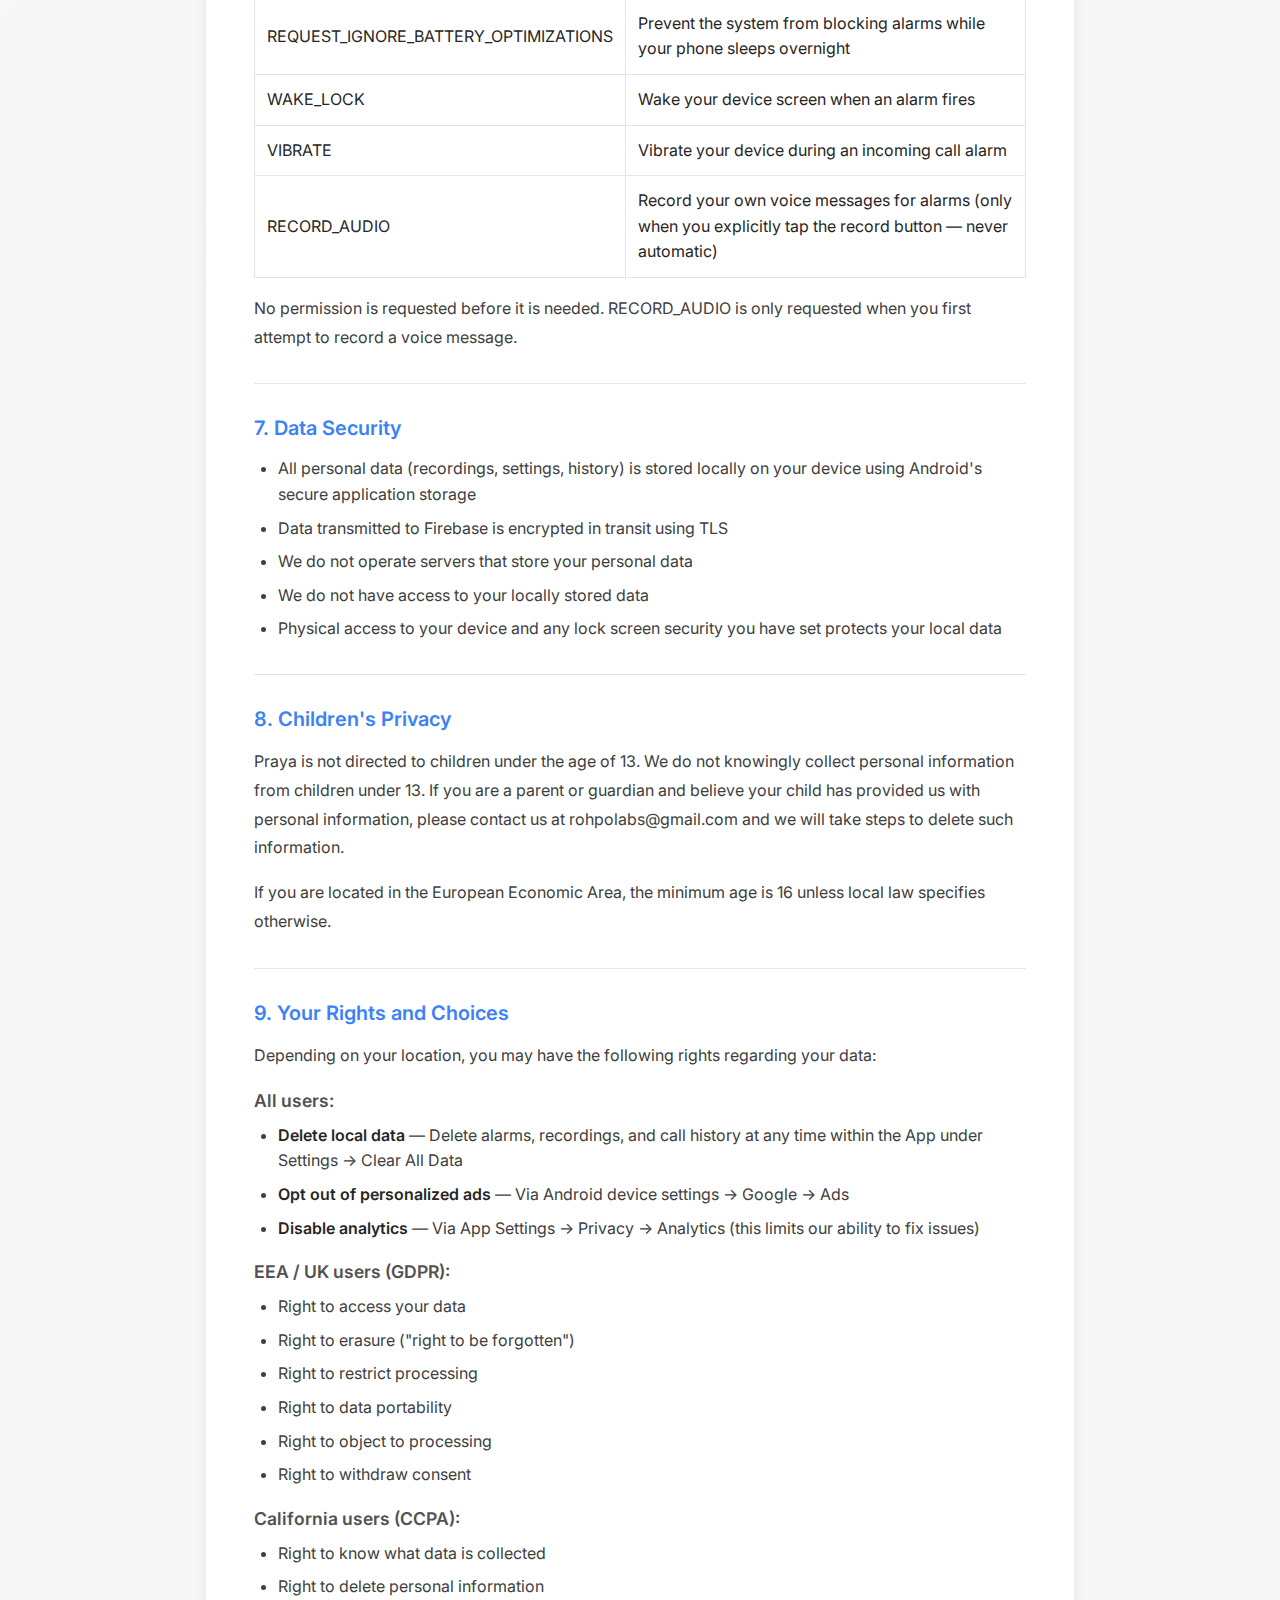
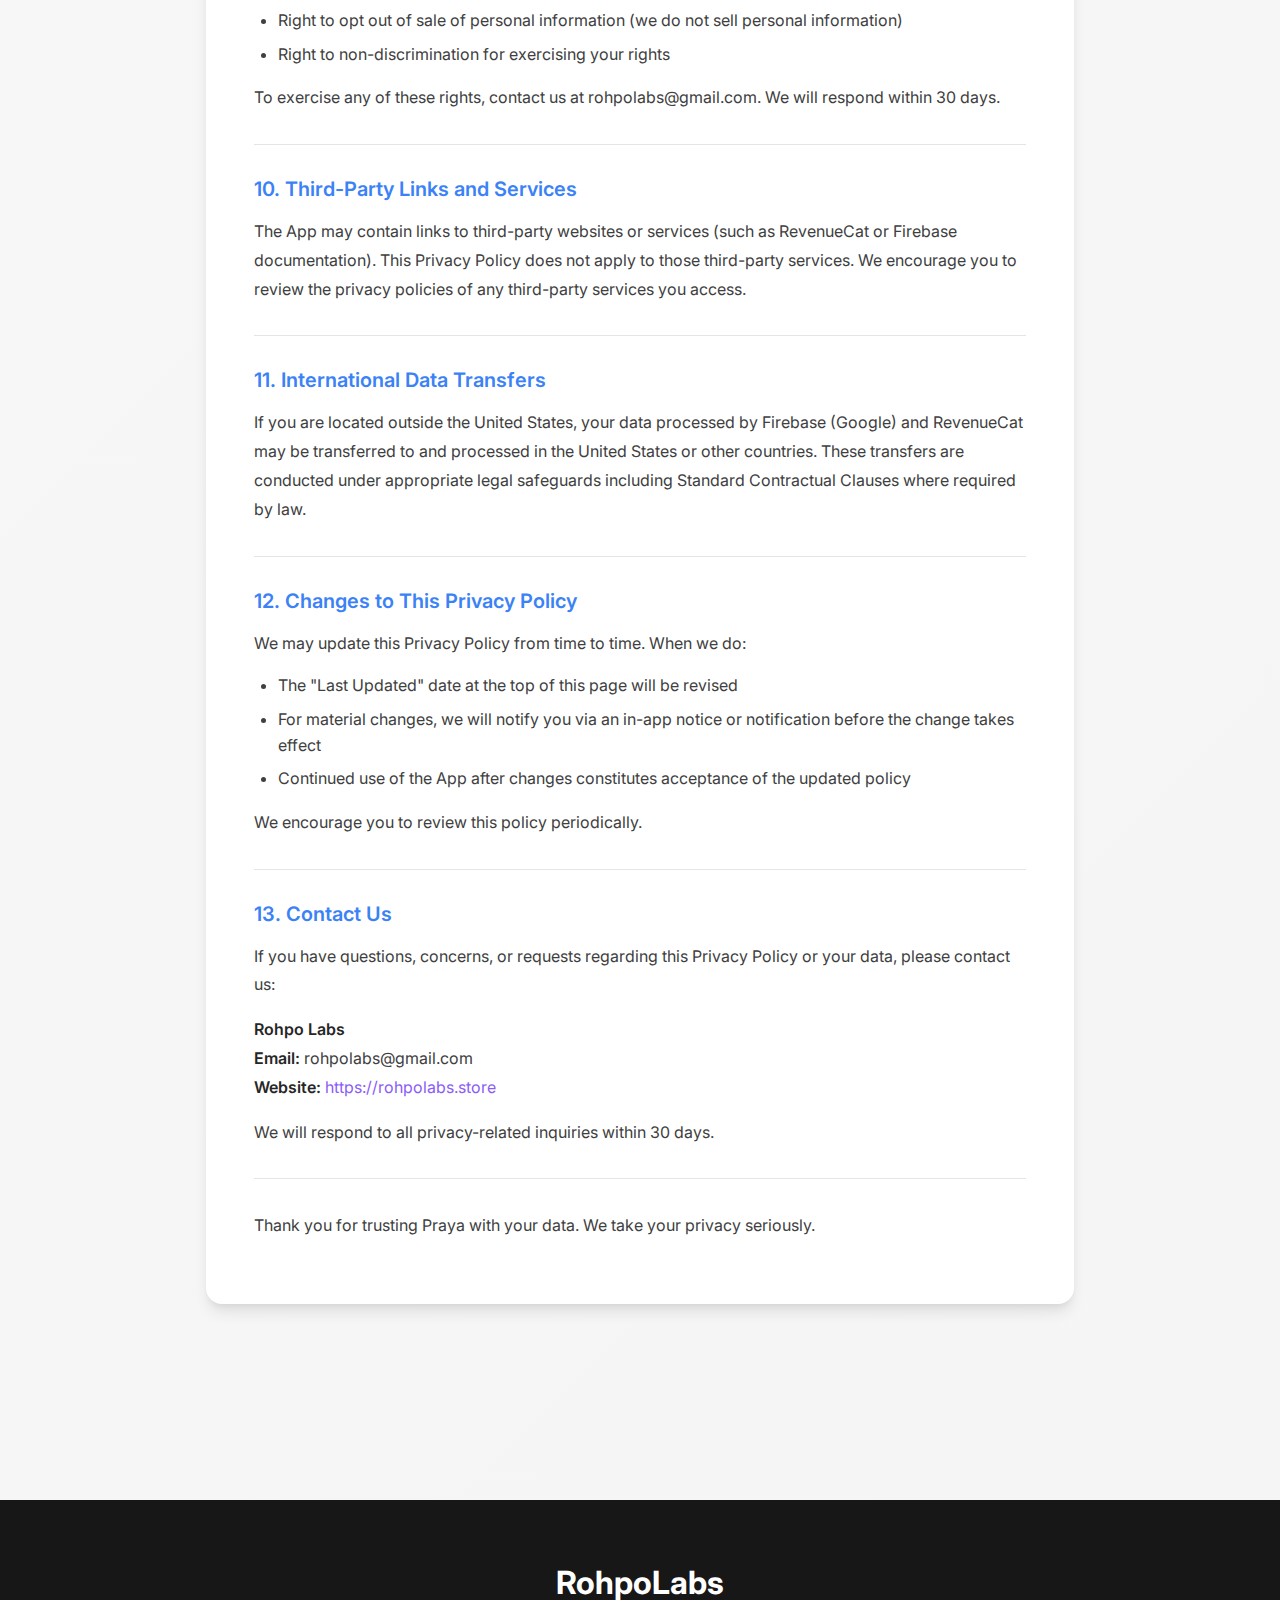
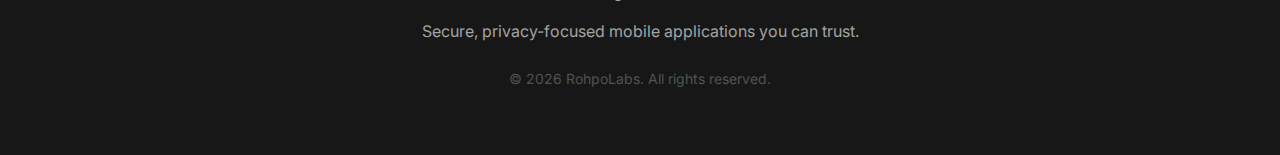
<file: apps/Praya/privacy-policy.html>
<!DOCTYPE html>
<html lang="en">
<head>
    <meta charset="UTF-8">
    <meta name="viewport" content="width=device-width, initial-scale=1.0">
    <title>Privacy Policy - Praya - RohpoLabs</title>
    <meta name="description" content="Privacy policy for Praya - Wake Up Call Alarm mobile application by RohpoLabs.">

    <!-- Google Fonts -->
    <link rel="preconnect" href="https://fonts.googleapis.com">
    <link rel="preconnect" href="https://fonts.gstatic.com" crossorigin>
    <link href="https://fonts.googleapis.com/css2?family=Inter:wght@300;400;500;600;700&display=swap" rel="stylesheet">

    <!-- CSS -->
    <link rel="stylesheet" href="../../assets/css/style.css">

    <!-- Static Page Styles -->
    <style>
        .static-container {
            max-width: 900px;
            margin: calc(100px + 3rem) auto;
            padding: var(--space-md);
        }
        .app-name {
            text-align: center;
            font-size: 2rem;
            font-weight: 600;
            color: var(--primary-purple);
            margin-bottom: var(--space-xl);
        }
        .content-area {
            background: white;
            padding: var(--space-2xl);
            border-radius: var(--radius-xl);
            box-shadow: var(--shadow-lg);
            margin-bottom: var(--space-xl);
        }
        .content-area p {
            line-height: 1.8;
            margin-bottom: 1rem;
            color: var(--neutral-700);
        }
        .content-area h2 {
            color: var(--secondary-blue);
            font-size: 1.25rem;
            font-weight: 600;
            margin-top: 1.5rem;
            margin-bottom: 1rem;
        }
        .content-area h3 {
            color: var(--neutral-600);
            font-size: 1.1rem;
            font-weight: 600;
            margin-top: 1.25rem;
            margin-bottom: 0.75rem;
        }
        .content-area strong {
            color: var(--neutral-800);
            font-weight: 600;
        }
        .content-area ul {
            margin-left: 1.5rem;
            margin-bottom: 1rem;
        }
        .content-area li {
            margin-bottom: 0.5rem;
            line-height: 1.6;
            color: var(--neutral-700);
        }
        .content-area hr {
            border: none;
            border-top: 1px solid var(--neutral-200);
            margin: 2rem 0;
        }
        .content-area table {
            width: 100%;
            border-collapse: collapse;
            margin: 1rem 0;
        }
        .content-area th,
        .content-area td {
            border: 1px solid var(--neutral-200);
            padding: 0.75rem;
            text-align: left;
        }
        .content-area th {
            background-color: var(--neutral-100);
            font-weight: 600;
        }
    </style>
</head>
<body>
    <!-- Navigation Header -->
    <header class="header">
        <nav class="container nav">
            <div class="logo">
                <a href="../../index.html" class="logo-link">
                    <svg width="40" height="40" viewBox="0 0 40 40" fill="none" xmlns="http://www.w3.org/2000/svg" style="margin-right: 8px; vertical-align: middle;">
                        <circle cx="20" cy="20" r="18" fill="url(#gradient1)"/>
                        <path d="M15 20L18 23L25 16" stroke="white" stroke-width="3" stroke-linecap="round" stroke-linejoin="round"/>
                        <defs>
                            <linearGradient id="gradient1" x1="2" y1="2" x2="38" y2="38">
                                <stop stop-color="#8B5CF6"/>
                                <stop offset="1" stop-color="#3B82F6"/>
                            </linearGradient>
                        </defs>
                    </svg>
                    RohpoLabs
                </a>
            </div>
            <ul class="nav-links">
                <li><a href="../../index.html" class="nav-link">Home</a></li>
                <li><a href="../../about.html" class="nav-link">About</a></li>
                <li><a href="../../apps/index.html" class="nav-link">Apps</a></li>
                <li><a href="privacy-policy.html" class="nav-link">Privacy</a></li>
                <li><a href="terms-of-service.html" class="nav-link">Terms</a></li>
            </ul>
        </nav>
    </header>

    <!-- Main Content -->
    <main>
        <div class="container">
            <div class="static-container">
                <!-- App Name -->
                <div class="app-name">Praya - Wake Up Call Alarm</div>

                <!-- Static Content Area -->
                <div class="content-area">
                    <h2>Privacy Policy for Praya</h2>

                    <p><strong>Effective Date:</strong> February 26, 2026<br>
                    <strong>Last Updated:</strong> February 26, 2026<br>
                    <strong>Developer:</strong> Rohpo Labs<br>
                    <strong>Contact:</strong> rohpolabs@gmail.com</p>

                    <hr>

                    <h2>1. Introduction</h2>

                    <p>Praya ("we", "our", or "us") is a wake-up call alarm application developed by Rohpo Labs. This Privacy Policy describes how we collect, use, disclose, and safeguard your information when you use our Android application ("App").</p>

                    <p>Please read this policy carefully. By using the App, you agree to the practices described here. If you do not agree, please discontinue use of the App.</p>

                    <hr>

                    <h2>2. Information We Collect</h2>

                    <h3>2.1 Information Stored Locally on Your Device Only</h3>

                    <p>The following data is created by you and stored exclusively on your device. It is never transmitted to our servers or any third party:</p>
                    <ul>
                        <li><strong>Voice Recordings</strong> — Custom voice messages you record for alarms</li>
                        <li><strong>Custom Ringtones</strong> — Audio files you select or record for alarm sounds</li>
                        <li><strong>Alarm Configurations</strong> — Alarm time, repeat schedule, caller name, message text, snooze settings</li>
                        <li><strong>Call History</strong> — Records of answered, missed, snoozed, and declined alarms</li>
                        <li><strong>App Settings</strong> — Your preferences including TTS rate, display mode, streak data</li>
                    </ul>

                    <p>We have no access to this data. It lives only on your device and is deleted when you uninstall the App or clear app data.</p>

                    <h3>2.2 Information Collected Automatically</h3>

                    <p>We use Firebase Analytics and Firebase Crashlytics (both by Google) to collect anonymous, non-identifiable usage data for the purpose of improving the App. This includes:</p>

                    <p><strong>Firebase Analytics collects:</strong></p>
                    <ul>
                        <li>App open and session events</li>
                        <li>Feature usage events (alarm created, answered, missed, snoozed)</li>
                        <li>Content type preferences (Bible, Gita, Motivation, Wake Up, Task, Custom)</li>
                        <li>Screen navigation events</li>
                        <li>Device model and Android OS version</li>
                        <li>App version</li>
                        <li>General geographic region (country level only — not precise location)</li>
                    </ul>

                    <p><strong>Firebase Crashlytics collects:</strong></p>
                    <ul>
                        <li>Crash reports and stack traces</li>
                        <li>Device model and OS version at time of crash</li>
                        <li>App state at time of crash</li>
                    </ul>

                    <p><strong>We do NOT collect:</strong></p>
                    <ul>
                        <li>Your voice recordings</li>
                        <li>Your alarm message text or content</li>
                        <li>Your custom caller names</li>
                        <li>Your precise GPS location</li>
                        <li>Your contacts or phone number</li>
                        <li>Any biometric data</li>
                        <li>Any financial information directly</li>
                    </ul>

                    <p>All analytics data is anonymized and aggregated. It cannot be used to identify you personally.</p>

                    <h3>2.3 Advertising Data (Free Users Only)</h3>

                    <p>Free tier users see advertisements served by Google AdMob. AdMob may collect:</p>
                    <ul>
                        <li>Advertising identifier (Android Ad ID)</li>
                        <li>General interest-based data for ad personalization</li>
                        <li>Ad interaction data (impressions, clicks)</li>
                    </ul>

                    <p>You can reset or opt out of personalized ads at any time through your Android device settings under Google → Ads → Delete advertising ID or Opt out of Ads Personalization.</p>

                    <p>Premium subscribers do not see any advertisements.</p>

                    <h3>2.4 Subscription and Payment Data</h3>

                    <p>Subscription payments are processed by RevenueCat. When you subscribe:</p>
                    <ul>
                        <li>RevenueCat processes your payment through the Google Play Store</li>
                        <li>We do not receive or store your credit card or payment details</li>
                        <li>RevenueCat receives your Google Play purchase token and subscription status</li>
                        <li>RevenueCat's privacy policy applies to payment processing: <a href="https://www.revenuecat.com/privacy" target="_blank">https://www.revenuecat.com/privacy</a></li>
                    </ul>

                    <hr>

                    <h2>3. How We Use Your Information</h2>

                    <p>We use the information we collect for the following purposes:</p>

                    <table>
                        <tr>
                            <th>Purpose</th>
                            <th>Data Used</th>
                            <th>Legal Basis</th>
                        </tr>
                        <tr>
                            <td>Deliver alarm functionality</td>
                            <td>Locally stored alarm data</td>
                            <td>App functionality</td>
                        </tr>
                        <tr>
                            <td>Fix bugs and crashes</td>
                            <td>Crashlytics crash reports</td>
                            <td>Legitimate interest</td>
                        </tr>
                        <tr>
                            <td>Improve app features</td>
                            <td>Firebase Analytics events</td>
                            <td>Legitimate interest</td>
                        </tr>
                        <tr>
                            <td>Show relevant advertisements</td>
                            <td>AdMob advertising ID</td>
                            <td>Consent / Legitimate interest</td>
                        </tr>
                        <tr>
                            <td>Process subscription payments</td>
                            <td>RevenueCat purchase data</td>
                            <td>Contract performance</td>
                        </tr>
                    </table>

                    <p>We do not use your data for any purpose beyond those listed above.</p>

                    <hr>

                    <h2>4. Data Sharing and Disclosure</h2>

                    <p>We do not sell your personal data to any third party.</p>

                    <p>We share data only with the following trusted service providers, solely to operate the App:</p>

                    <table>
                        <tr>
                            <th>Service Provider</th>
                            <th>Data Shared</th>
                            <th>Purpose</th>
                            <th>Privacy Policy</th>
                        </tr>
                        <tr>
                            <td>Google Firebase</td>
                            <td>Anonymous analytics events, crash reports</td>
                            <td>App improvement</td>
                            <td>firebase.google.com/support/privacy</td>
                        </tr>
                        <tr>
                            <td>Google AdMob</td>
                            <td>Advertising ID (free users only)</td>
                            <td>Ad display</td>
                            <td>policies.google.com/privacy</td>
                        </tr>
                        <tr>
                            <td>RevenueCat</td>
                            <td>Google Play purchase token</td>
                            <td>Subscription management</td>
                            <td>revenuecat.com/privacy</td>
                        </tr>
                    </table>

                    <p>We may also disclose information if required by law, court order, or governmental authority, or to protect the rights, property, or safety of our users or the public.</p>

                    <hr>

                    <h2>5. Data Retention</h2>

                    <table>
                        <tr>
                            <th>Data Type</th>
                            <th>Location</th>
                            <th>Retention</th>
                        </tr>
                        <tr>
                            <td>Voice recordings</td>
                            <td>Your device only</td>
                            <td>Until you delete them in-app or uninstall</td>
                        </tr>
                        <tr>
                            <td>Alarm settings</td>
                            <td>Your device only</td>
                            <td>Until you delete them or uninstall</td>
                        </tr>
                        <tr>
                            <td>Call history</td>
                            <td>Your device only</td>
                            <td>7 days (free) / Unlimited (premium)</td>
                        </tr>
                        <tr>
                            <td>Firebase Analytics</td>
                            <td>Google servers</td>
                            <td>14 months (Google default)</td>
                        </tr>
                        <tr>
                            <td>Crashlytics reports</td>
                            <td>Google servers</td>
                            <td>90 days (Google default)</td>
                        </tr>
                        <tr>
                            <td>RevenueCat data</td>
                            <td>RevenueCat servers</td>
                            <td>Per RevenueCat's retention policy</td>
                        </tr>
                    </table>

                    <hr>

                    <h2>6. Permissions Explained</h2>

                    <p>Praya requests the following Android permissions. Each is required for a specific core feature:</p>

                    <table>
                        <tr>
                            <th>Permission</th>
                            <th>Why It Is Required</th>
                        </tr>
                        <tr>
                            <td>POST_NOTIFICATIONS</td>
                            <td>Display incoming call alerts and missed call notifications (required on Android 13+)</td>
                        </tr>
                        <tr>
                            <td>USE_FULL_SCREEN_INTENT</td>
                            <td>Show the incoming call UI over your lock screen when an alarm fires (required on Android 14+)</td>
                        </tr>
                        <tr>
                            <td>SCHEDULE_EXACT_ALARM</td>
                            <td>Fire alarms at your exact scheduled time, not approximate (required on Android 12+)</td>
                        </tr>
                        <tr>
                            <td>FOREGROUND_SERVICE</td>
                            <td>Keep the alarm service running in the background so calls fire reliably</td>
                        </tr>
                        <tr>
                            <td>FOREGROUND_SERVICE_ALARM</td>
                            <td>Declare alarm foreground service type (required on Android 14+)</td>
                        </tr>
                        <tr>
                            <td>RECEIVE_BOOT_COMPLETED</td>
                            <td>Reschedule your alarms automatically after your device restarts</td>
                        </tr>
                        <tr>
                            <td>REQUEST_IGNORE_BATTERY_OPTIMIZATIONS</td>
                            <td>Prevent the system from blocking alarms while your phone sleeps overnight</td>
                        </tr>
                        <tr>
                            <td>WAKE_LOCK</td>
                            <td>Wake your device screen when an alarm fires</td>
                        </tr>
                        <tr>
                            <td>VIBRATE</td>
                            <td>Vibrate your device during an incoming call alarm</td>
                        </tr>
                        <tr>
                            <td>RECORD_AUDIO</td>
                            <td>Record your own voice messages for alarms (only when you explicitly tap the record button — never automatic)</td>
                        </tr>
                    </table>

                    <p>No permission is requested before it is needed. RECORD_AUDIO is only requested when you first attempt to record a voice message.</p>

                    <hr>

                    <h2>7. Data Security</h2>

                    <ul>
                        <li>All personal data (recordings, settings, history) is stored locally on your device using Android's secure application storage</li>
                        <li>Data transmitted to Firebase is encrypted in transit using TLS</li>
                        <li>We do not operate servers that store your personal data</li>
                        <li>We do not have access to your locally stored data</li>
                        <li>Physical access to your device and any lock screen security you have set protects your local data</li>
                    </ul>

                    <hr>

                    <h2>8. Children's Privacy</h2>

                    <p>Praya is not directed to children under the age of 13. We do not knowingly collect personal information from children under 13. If you are a parent or guardian and believe your child has provided us with personal information, please contact us at rohpolabs@gmail.com and we will take steps to delete such information.</p>

                    <p>If you are located in the European Economic Area, the minimum age is 16 unless local law specifies otherwise.</p>

                    <hr>

                    <h2>9. Your Rights and Choices</h2>

                    <p>Depending on your location, you may have the following rights regarding your data:</p>

                    <h3>All users:</h3>
                    <ul>
                        <li><strong>Delete local data</strong> — Delete alarms, recordings, and call history at any time within the App under Settings → Clear All Data</li>
                        <li><strong>Opt out of personalized ads</strong> — Via Android device settings → Google → Ads</li>
                        <li><strong>Disable analytics</strong> — Via App Settings → Privacy → Analytics (this limits our ability to fix issues)</li>
                    </ul>

                    <h3>EEA / UK users (GDPR):</h3>
                    <ul>
                        <li>Right to access your data</li>
                        <li>Right to erasure ("right to be forgotten")</li>
                        <li>Right to restrict processing</li>
                        <li>Right to data portability</li>
                        <li>Right to object to processing</li>
                        <li>Right to withdraw consent</li>
                    </ul>

                    <h3>California users (CCPA):</h3>
                    <ul>
                        <li>Right to know what data is collected</li>
                        <li>Right to delete personal information</li>
                        <li>Right to opt out of sale of personal information (we do not sell personal information)</li>
                        <li>Right to non-discrimination for exercising your rights</li>
                    </ul>

                    <p>To exercise any of these rights, contact us at rohpolabs@gmail.com. We will respond within 30 days.</p>

                    <hr>

                    <h2>10. Third-Party Links and Services</h2>

                    <p>The App may contain links to third-party websites or services (such as RevenueCat or Firebase documentation). This Privacy Policy does not apply to those third-party services. We encourage you to review the privacy policies of any third-party services you access.</p>

                    <hr>

                    <h2>11. International Data Transfers</h2>

                    <p>If you are located outside the United States, your data processed by Firebase (Google) and RevenueCat may be transferred to and processed in the United States or other countries. These transfers are conducted under appropriate legal safeguards including Standard Contractual Clauses where required by law.</p>

                    <hr>

                    <h2>12. Changes to This Privacy Policy</h2>

                    <p>We may update this Privacy Policy from time to time. When we do:</p>
                    <ul>
                        <li>The "Last Updated" date at the top of this page will be revised</li>
                        <li>For material changes, we will notify you via an in-app notice or notification before the change takes effect</li>
                        <li>Continued use of the App after changes constitutes acceptance of the updated policy</li>
                    </ul>

                    <p>We encourage you to review this policy periodically.</p>

                    <hr>

                    <h2>13. Contact Us</h2>

                    <p>If you have questions, concerns, or requests regarding this Privacy Policy or your data, please contact us:</p>

                    <p><strong>Rohpo Labs</strong><br>
                    <strong>Email:</strong> rohpolabs@gmail.com<br>
                    <strong>Website:</strong> <a href="https://rohpolabs.store" target="_blank">https://rohpolabs.store</a></p>

                    <p>We will respond to all privacy-related inquiries within 30 days.</p>

                    <hr>

                    <p>Thank you for trusting Praya with your data. We take your privacy seriously.</p>
                </div>
            </div>
        </div>
    </main>

    <!-- Footer -->
    <footer class="footer">
        <div class="container">
            <div class="footer-content">
                <div style="max-width: 600px; margin: 0 auto; text-align: center;">
                    <h3 style="margin-bottom: 1rem; color: white;">RohpoLabs</h3>
                    <p style="color: var(--neutral-400); margin-bottom: 1.5rem;">
                        Secure, privacy-focused mobile applications you can trust.
                    </p>
                    <div style="margin-top: 1.5rem; color: var(--neutral-500); font-size: 0.875rem; line-height: 1.6;">
                        <p>© 2026 RohpoLabs. All rights reserved.</p>
                    </div>
                </div>
            </div>
        </div>
    </footer>

</body>
</html>
</file>
<file: assets/css/style.css>
/* RohpoLabs Creative Colorful CSS Framework */

/* CSS Variables for Creative Color Palette */
:root {
  /* Primary Colors - Creative & Colorful */
  --primary-purple: #8B5CF6;
  --primary-purple-light: #A78BFA;
  --primary-purple-dark: #7C3AED;

  /* Secondary Colors */
  --secondary-blue: #3B82F6;
  --secondary-blue-light: #60A5FA;
  --secondary-blue-dark: #2563EB;

  /* Accent Colors */
  --accent-coral: #F43F5E;
  --accent-coral-light: #FB7185;
  --accent-coral-dark: #E11D48;

  --highlight-lime: #84CC16;
  --highlight-lime-light: #A3E635;
  --highlight-lime-dark: #65A30D;

  /* Neutral Colors */
  --neutral-50: #FAFAFA;
  --neutral-100: #F5F5F5;
  --neutral-200: #E5E5E5;
  --neutral-300: #D4D4D4;
  --neutral-400: #A3A3A3;
  --neutral-500: #737373;
  --neutral-600: #525252;
  --neutral-700: #404040;
  --neutral-800: #262626;
  --neutral-900: #171717;

  /* Typography */
  --font-primary: 'Inter', -apple-system, BlinkMacSystemFont, 'Segoe UI', Roboto, sans-serif;
  --font-weight-light: 300;
  --font-weight-normal: 400;
  --font-weight-medium: 500;
  --font-weight-semibold: 600;
  --font-weight-bold: 700;

  /* Spacing */
  --space-xs: 0.25rem;
  --space-sm: 0.5rem;
  --space-md: 1rem;
  --space-lg: 1.5rem;
  --space-xl: 2rem;
  --space-2xl: 3rem;
  --space-3xl: 4rem;

  /* Border Radius */
  --radius-sm: 0.25rem;
  --radius-md: 0.5rem;
  --radius-lg: 0.75rem;
  --radius-xl: 1rem;
  --radius-2xl: 1.5rem;
  --radius-full: 9999px;

  /* Shadows */
  --shadow-sm: 0 1px 2px 0 rgba(0, 0, 0, 0.05);
  --shadow-md: 0 4px 6px -1px rgba(0, 0, 0, 0.1), 0 2px 4px -1px rgba(0, 0, 0, 0.06);
  --shadow-lg: 0 10px 15px -3px rgba(0, 0, 0, 0.1), 0 4px 6px -2px rgba(0, 0, 0, 0.05);
  --shadow-xl: 0 20px 25px -5px rgba(0, 0, 0, 0.1), 0 10px 10px -5px rgba(0, 0, 0, 0.04);
  --shadow-colorful: 0 10px 15px -3px rgba(139, 92, 246, 0.2), 0 4px 6px -2px rgba(59, 130, 246, 0.1);

  /* Transitions */
  --transition-fast: 150ms cubic-bezier(0.4, 0, 0.2, 1);
  --transition-normal: 300ms cubic-bezier(0.4, 0, 0.2, 1);
  --transition-slow: 500ms cubic-bezier(0.4, 0, 0.2, 1);
}

/* Base Styles */
* {
  margin: 0;
  padding: 0;
  box-sizing: border-box;
}

html {
  scroll-behavior: smooth;
}

body {
  font-family: var(--font-primary);
  font-weight: var(--font-weight-normal);
  line-height: 1.6;
  color: var(--neutral-800);
  background: linear-gradient(135deg, #fafafa 0%, #f5f5f5 100%);
  min-height: 100vh;
}

/* Typography */
h1, h2, h3, h4, h5, h6 {
  font-weight: var(--font-weight-bold);
  line-height: 1.2;
  margin-bottom: var(--space-md);
}

h1 {
  font-size: clamp(2.5rem, 5vw, 4rem);
  background: linear-gradient(135deg, var(--primary-purple), var(--secondary-blue));
  -webkit-background-clip: text;
  background-clip: text;
  -webkit-text-fill-color: transparent;
  text-shadow: 0 2px 10px rgba(139, 92, 246, 0.1);
}

h2 {
  font-size: clamp(2rem, 4vw, 3rem);
  color: var(--neutral-900);
}

h3 {
  font-size: clamp(1.5rem, 3vw, 2rem);
  color: var(--neutral-800);
}

p {
  margin-bottom: var(--space-md);
  color: var(--neutral-600);
}

a {
  color: var(--primary-purple);
  text-decoration: none;
  transition: color var(--transition-fast);
}

a:hover {
  color: var(--primary-purple-dark);
}

/* Creative Buttons */
.btn {
  display: inline-flex;
  align-items: center;
  justify-content: center;
  padding: var(--space-md) var(--space-xl);
  border-radius: var(--radius-xl);
  font-weight: var(--font-weight-medium);
  font-size: 1rem;
  text-decoration: none;
  transition: all var(--transition-normal);
  cursor: pointer;
  border: none;
  position: relative;
  overflow: hidden;
}

.btn::before {
  content: '';
  position: absolute;
  top: 0;
  left: -100%;
  width: 100%;
  height: 100%;
  background: linear-gradient(90deg, transparent, rgba(255,255,255,0.2), transparent);
  transition: left var(--transition-slow);
}

.btn:hover::before {
  left: 100%;
}

.btn-primary {
  background: linear-gradient(135deg, var(--primary-purple), var(--primary-purple-light));
  color: white;
  box-shadow: var(--shadow-colorful);
}

.btn-primary:hover {
  transform: translateY(-2px);
  box-shadow: 0 15px 20px -5px rgba(139, 92, 246, 0.3);
}

.btn-secondary {
  background: linear-gradient(135deg, var(--secondary-blue), var(--secondary-blue-light));
  color: white;
  box-shadow: 0 10px 15px -3px rgba(59, 130, 246, 0.2);
}

.btn-accent {
  background: linear-gradient(135deg, var(--accent-coral), var(--accent-coral-light));
  color: white;
  box-shadow: 0 10px 15px -3px rgba(244, 63, 94, 0.2);
}

.btn-highlight {
  background: linear-gradient(135deg, var(--highlight-lime), var(--highlight-lime-light));
  color: white;
  box-shadow: 0 10px 15px -3px rgba(132, 204, 22, 0.2);
}

/* Layout Components */
.container {
  max-width: 1200px;
  margin: 0 auto;
  padding: 0 var(--space-md);
}

.grid {
  display: grid;
  gap: var(--space-xl);
}

.grid-2 {
  grid-template-columns: repeat(auto-fit, minmax(300px, 1fr));
}

.grid-3 {
  grid-template-columns: repeat(auto-fit, minmax(250px, 1fr));
}

.flex {
  display: flex;
}

.flex-center {
  align-items: center;
  justify-content: center;
}

.flex-between {
  align-items: center;
  justify-content: space-between;
}

.flex-column {
  flex-direction: column;
}

/* Creative Cards */
.card {
  background: white;
  border-radius: var(--radius-2xl);
  padding: var(--space-xl);
  box-shadow: var(--shadow-lg);
  transition: all var(--transition-normal);
  position: relative;
  overflow: hidden;
}

.card::before {
  content: '';
  position: absolute;
  top: 0;
  left: 0;
  right: 0;
  height: 4px;
  background: linear-gradient(90deg, var(--primary-purple), var(--secondary-blue), var(--accent-coral), var(--highlight-lime));
  animation: gradient-shift 3s ease-in-out infinite;
}

@keyframes gradient-shift {
  0%, 100% { transform: translateX(0); }
  50% { transform: translateX(10px); }
}

.card:hover {
  transform: translateY(-5px);
  box-shadow: var(--shadow-xl);
}

/* Navigation Header */
.header {
  background: rgba(255, 255, 255, 0.95);
  backdrop-filter: blur(10px);
  border-bottom: 1px solid var(--neutral-200);
  position: fixed;
  top: 0;
  left: 0;
  right: 0;
  z-index: 1000;
  padding: var(--space-md) 0;
}

.nav {
  display: flex;
  justify-content: space-between;
  align-items: center;
}

.logo-link {
  font-size: 1.5rem;
  font-weight: var(--font-weight-bold);
  background: linear-gradient(135deg, var(--primary-purple), var(--secondary-blue));
  -webkit-background-clip: text;
  background-clip: text;
  -webkit-text-fill-color: transparent;
  display: flex;
  align-items: center;
  text-decoration: none;
  transition: all var(--transition-normal);
}

.logo-link:hover {
  transform: translateY(-2px);
  box-shadow: var(--shadow-md);
}

.logo {
  font-size: 1.5rem;
  font-weight: var(--font-weight-bold);
  background: linear-gradient(135deg, var(--primary-purple), var(--secondary-blue));
  -webkit-background-clip: text;
  background-clip: text;
  -webkit-text-fill-color: transparent;
  display: flex;
  align-items: center;
}

.nav-links {
  display: flex;
  gap: var(--space-xl);
  list-style: none;
}

.nav-link {
  color: var(--neutral-600);
  font-weight: var(--font-weight-medium);
  transition: color var(--transition-fast);
  position: relative;
}

.nav-link:hover {
  color: var(--primary-purple);
}

.nav-link::after {
  content: '';
  position: absolute;
  bottom: -5px;
  left: 0;
  width: 0;
  height: 2px;
  background: linear-gradient(90deg, var(--primary-purple), var(--secondary-blue));
  transition: width var(--transition-normal);
}

.nav-link:hover::after {
  width: 100%;
}

/* Hero Section */
.hero {
  padding: calc(100px + var(--space-3xl)) 0 var(--space-3xl);
  text-align: center;
  position: relative;
  overflow: hidden;
}

.hero::before {
  content: '';
  position: absolute;
  top: 0;
  left: 50%;
  transform: translateX(-50%);
  width: 200%;
  height: 200%;
  background: radial-gradient(circle, rgba(139, 92, 246, 0.05) 0%, transparent 70%);
  animation: float 6s ease-in-out infinite;
}

@keyframes float {
  0%, 100% { transform: translateX(-50%) translateY(0); }
  50% { transform: translateX(-50%) translateY(-20px); }
}

.hero-content {
  position: relative;
  z-index: 1;
}

.hero-title {
  margin-bottom: var(--space-lg);
  animation: fadeInUp var(--transition-slow) ease-out;
}

.hero-subtitle {
  font-size: clamp(1.2rem, 3vw, 1.5rem);
  color: var(--neutral-600);
  margin-bottom: var(--space-2xl);
  animation: fadeInUp var(--transition-slow) ease-out 0.2s both;
}

.hero-actions {
  display: flex;
  gap: var(--space-md);
  justify-content: center;
  flex-wrap: wrap;
  animation: fadeInUp var(--transition-slow) ease-out 0.4s both;
}

@keyframes fadeInUp {
  from {
    opacity: 0;
    transform: translateY(30px);
  }
  to {
    opacity: 1;
    transform: translateY(0);
  }
}

/* Sections */
.section {
  padding: var(--space-3xl) 0;
}

.section-title {
  text-align: center;
  margin-bottom: var(--space-3xl);
}

/* App Cards */
.app-card {
  background: white;
  border-radius: var(--radius-2xl);
  overflow: hidden;
  box-shadow: var(--shadow-lg);
  transition: all var(--transition-normal);
  position: relative;
}

.app-card-header {
  height: 200px;
  background: linear-gradient(135deg, var(--primary-purple), var(--secondary-blue));
  display: flex;
  align-items: center;
  justify-content: center;
  position: relative;
  overflow: hidden;
}

.app-card-header::before {
  content: '';
  position: absolute;
  top: -50%;
  left: -50%;
  width: 200%;
  height: 200%;
  background: radial-gradient(circle, rgba(255,255,255,0.1) 0%, transparent 70%);
  animation: rotate 10s linear infinite;
}

@keyframes rotate {
  from { transform: rotate(0deg); }
  to { transform: rotate(360deg); }
}

.app-card-content {
  padding: var(--space-xl);
}

.app-title {
  font-size: 1.5rem;
  color: var(--neutral-900);
  margin-bottom: var(--space-md);
}

.app-description {
  color: var(--neutral-600);
  margin-bottom: var(--space-lg);
}

.app-tags {
  display: flex;
  gap: var(--space-sm);
  flex-wrap: wrap;
  margin-bottom: var(--space-lg);
}

.tag {
  padding: var(--space-xs) var(--space-md);
  border-radius: var(--radius-full);
  font-size: 0.875rem;
  font-weight: var(--font-weight-medium);
}

.tag-purple {
  background: rgba(139, 92, 246, 0.1);
  color: var(--primary-purple);
}

.tag-blue {
  background: rgba(59, 130, 246, 0.1);
  color: var(--secondary-blue);
}

.tag-coral {
  background: rgba(244, 63, 94, 0.1);
  color: var(--accent-coral);
}

.tag-lime {
  background: rgba(132, 204, 22, 0.1);
  color: var(--highlight-lime);
}

/* Footer */
.footer {
  background: var(--neutral-900);
  color: white;
  padding: var(--space-3xl) 0 var(--space-xl);
  text-align: center;
}

.footer-content {
  margin-bottom: var(--space-xl);
}

.footer-links {
  display: flex;
  justify-content: center;
  gap: var(--space-xl);
  margin-bottom: var(--space-lg);
}

.footer-link {
  color: var(--neutral-400);
  transition: color var(--transition-fast);
}

.footer-link:hover {
  color: var(--primary-purple-light);
}

/* Utility Classes */
.text-center { text-align: center; }
.text-left { text-align: left; }
.text-right { text-align: right; }

.mb-sm { margin-bottom: var(--space-sm); }
.mb-md { margin-bottom: var(--space-md); }
.mb-lg { margin-bottom: var(--space-lg); }
.mb-xl { margin-bottom: var(--space-xl); }
.mb-2xl { margin-bottom: var(--space-2xl); }

.mt-sm { margin-top: var(--space-sm); }
.mt-md { margin-top: var(--space-md); }
.mt-lg { margin-top: var(--space-lg); }
.mt-xl { margin-top: var(--space-xl); }
.mt-2xl { margin-top: var(--space-2xl); }

.p-sm { padding: var(--space-sm); }
.p-md { padding: var(--space-md); }
.p-lg { padding: var(--space-lg); }
.p-xl { padding: var(--space-xl); }

.hidden { display: none; }
.visible { display: block; }

/* Responsive Design */
@media (max-width: 768px) {
  .nav-links {
    display: none;
  }

  .hero-actions {
    flex-direction: column;
    align-items: center;
  }

  .btn {
    width: 100%;
    max-width: 300px;
  }

  .footer-links {
    flex-direction: column;
    gap: var(--space-md);
  }
}

@media (max-width: 480px) {
  .container {
    padding: 0 var(--space-sm);
  }

  .card {
    padding: var(--space-lg);
  }

  .section {
    padding: var(--space-2xl) 0;
  }
}
</file>
